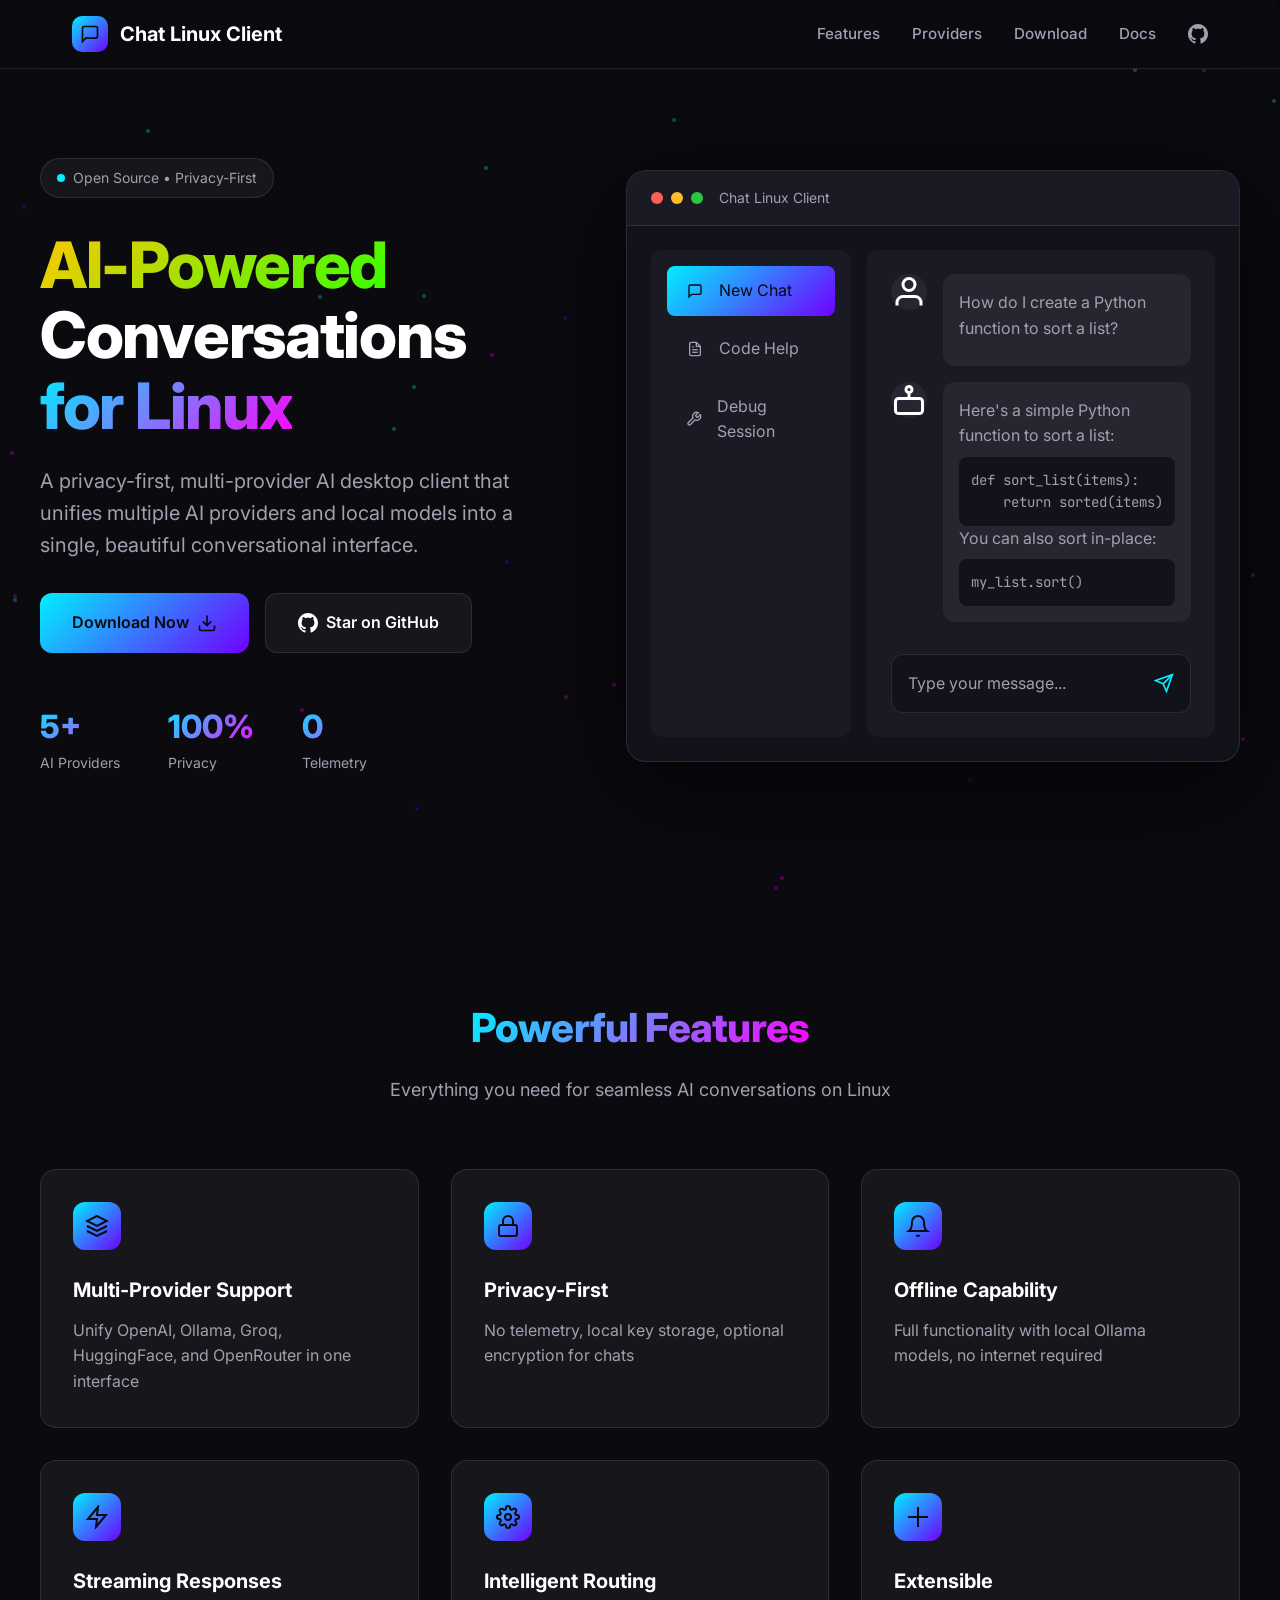
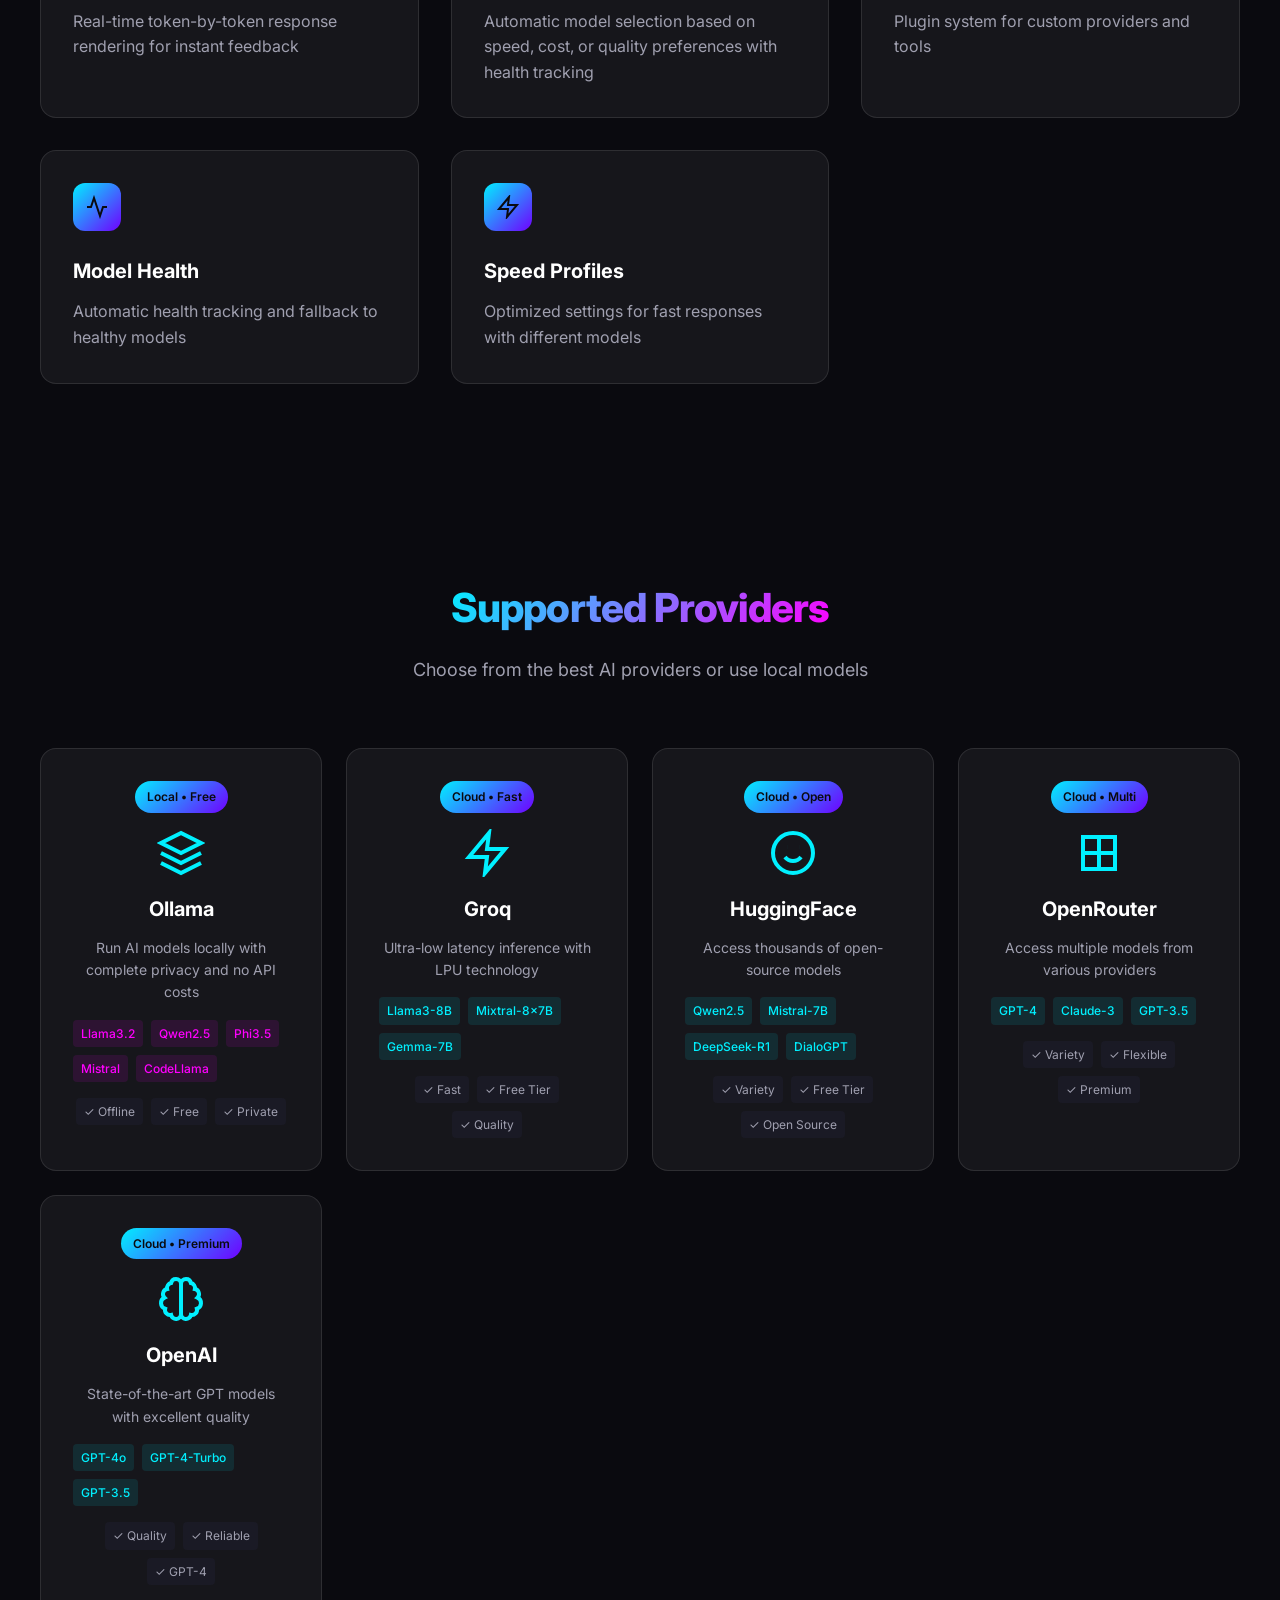
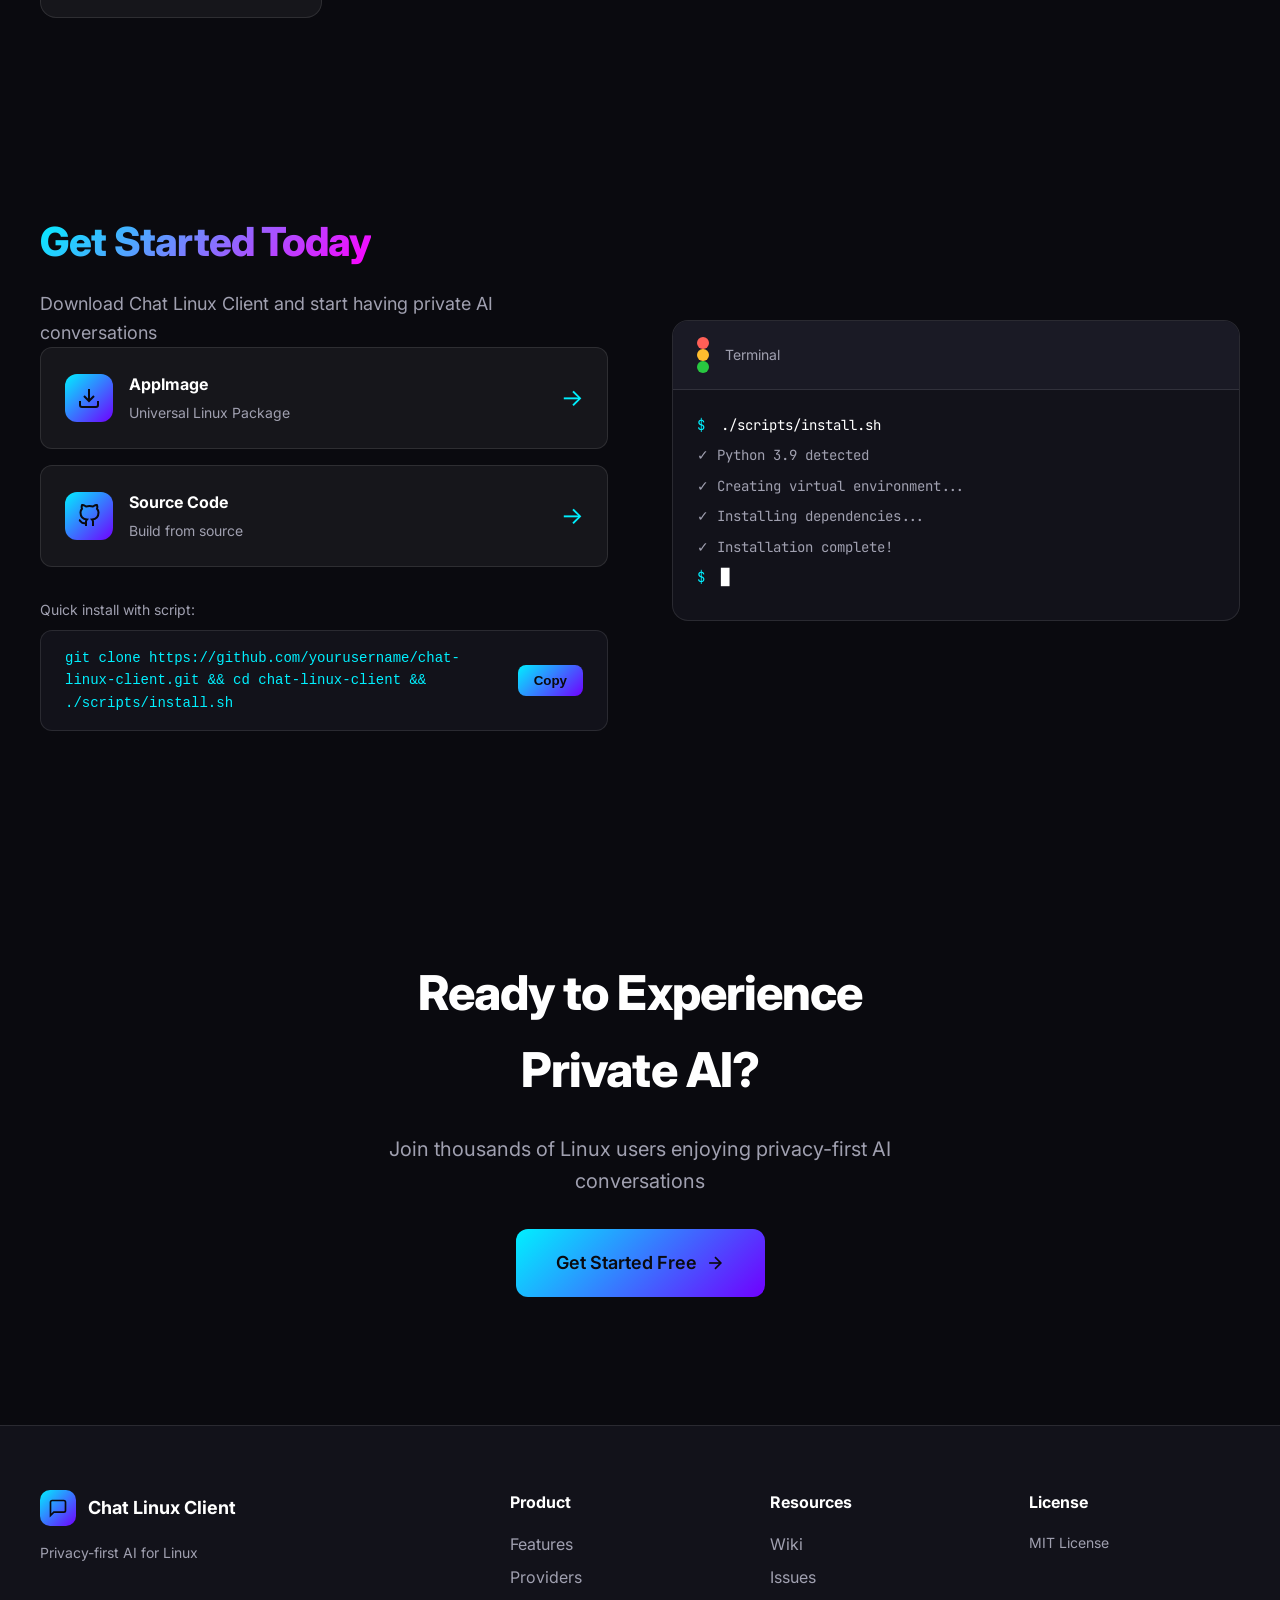
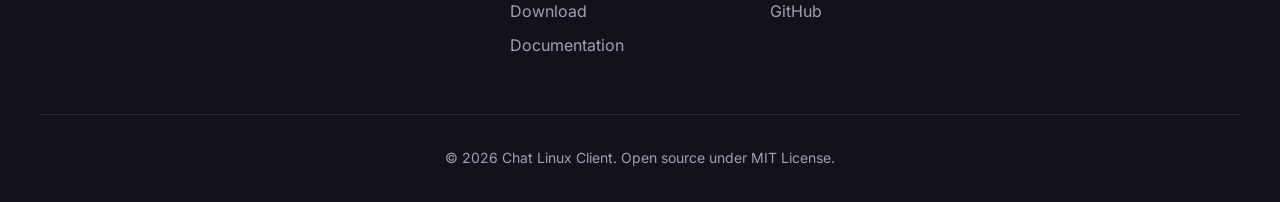
<file: index.html>
<!DOCTYPE html>
<html lang="en">
<head>
    <meta charset="UTF-8">
    <meta name="viewport" content="width=device-width, initial-scale=1.0">
    <title>Chat Linux Client - Privacy-First AI for Linux</title>
    <link rel="stylesheet" href="styles.css">
    <link rel="preconnect" href="https://fonts.googleapis.com">
    <link rel="preconnect" href="https://fonts.gstatic.com" crossorigin>
    <link href="https://fonts.googleapis.com/css2?family=Inter:wght@300;400;500;600;700;800&family=JetBrains+Mono:wght@400;500&display=swap" rel="stylesheet">
</head>
<body>
    <div class="particles" id="particles"></div>
    
    <nav class="navbar">
        <div class="nav-container">
            <div class="logo">
                <div class="logo-icon">
                    <svg viewBox="0 0 24 24" fill="none" stroke="currentColor" stroke-width="2">
                        <path d="M21 15a2 2 0 0 1-2 2H7l-4 4V5a2 2 0 0 1 2-2h14a2 2 0 0 1 2 2z"/>
                    </svg>
                </div>
                <span>Chat Linux Client</span>
            </div>
            <div class="nav-links">
                <a href="#features" class="nav-link">Features</a>
                <a href="#providers" class="nav-link">Providers</a>
                <a href="#download" class="nav-link">Download</a>
                <a href="docs.html" class="nav-link">Docs</a>
                <a href="https://github.com/yourusername/chat-linux-client" class="nav-link github-link">
                    <svg viewBox="0 0 24 24" fill="currentColor">
                        <path d="M12 0c-6.626 0-12 5.373-12 12 0 5.302 3.438 9.8 8.207 11.387.599.111.793-.261.793-.577v-2.234c-3.338.726-4.033-1.416-4.033-1.416-.546-1.387-1.333-1.756-1.333-1.756-1.089-.745.083-.729.083-.729 1.205.084 1.839 1.237 1.839 1.237 1.07 1.834 2.807 1.304 3.492.997.107-.775.418-1.305.762-1.604-2.665-.305-5.467-1.334-5.467-5.931 0-1.311.469-2.381 1.236-3.221-.124-.303-.535-1.524.117-3.176 0 0 1.008-.322 3.301 1.23.957-.266 1.983-.399 3.003-.404 1.02.005 2.047.138 3.006.404 2.291-1.552 3.297-1.23 3.297-1.23.653 1.653.242 2.874.118 3.176.77.84 1.235 1.911 1.235 3.221 0 4.609-2.807 5.624-5.479 5.921.43.372.823 1.102.823 2.222v3.293c0 .319.192.694.801.576 4.765-1.589 8.199-6.086 8.199-11.386 0-6.627-5.373-12-12-12z"/>
                    </svg>
                </a>
            </div>
        </div>
    </nav>

    <section class="hero">
        <div class="hero-container">
            <div class="hero-content">
                <div class="hero-badge">
                    <span class="badge-dot"></span>
                    <span>Open Source • Privacy-First</span>
                </div>
                <h1 class="hero-title">
                    <span class="gradient-text">AI-Powered</span>
                    <br>
                    Conversations
                    <br>
                    <span class="gradient-text">for Linux</span>
                </h1>
                <p class="hero-description">
                    A privacy-first, multi-provider AI desktop client that unifies multiple AI providers and local models into a single, beautiful conversational interface.
                </p>
                <div class="hero-buttons">
                    <a href="#download" class="btn btn-primary">
                        <span>Download Now</span>
                        <svg class="btn-icon" viewBox="0 0 24 24" fill="none" stroke="currentColor" stroke-width="2">
                            <path d="M21 15v4a2 2 0 0 1-2 2H5a2 2 0 0 1-2-2v-4"/>
                            <polyline points="7 10 12 15 17 10"/>
                            <line x1="12" y1="15" x2="12" y2="3"/>
                        </svg>
                    </a>
                    <a href="https://github.com/yourusername/chat-linux-client" class="btn btn-secondary">
                        <svg class="btn-icon" viewBox="0 0 24 24" fill="currentColor">
                            <path d="M12 0c-6.626 0-12 5.373-12 12 0 5.302 3.438 9.8 8.207 11.387.599.111.793-.261.793-.577v-2.234c-3.338.726-4.033-1.416-4.033-1.416-.546-1.387-1.333-1.756-1.333-1.756-1.089-.745.083-.729.083-.729 1.205.084 1.839 1.237 1.839 1.237 1.07 1.834 2.807 1.304 3.492.997.107-.775.418-1.305.762-1.604-2.665-.305-5.467-1.334-5.467-5.931 0-1.311.469-2.381 1.236-3.221-.124-.303-.535-1.524.117-3.176 0 0 1.008-.322 3.301 1.23.957-.266 1.983-.399 3.003-.404 1.02.005 2.047.138 3.006.404 2.291-1.552 3.297-1.23 3.297-1.23.653 1.653.242 2.874.118 3.176.77.84 1.235 1.911 1.235 3.221 0 4.609-2.807 5.624-5.479 5.921.43.372.823 1.102.823 2.222v3.293c0 .319.192.694.801.576 4.765-1.589 8.199-6.086 8.199-11.386 0-6.627-5.373-12-12-12z"/>
                        </svg>
                        <span>Star on GitHub</span>
                    </a>
                </div>
                <div class="hero-stats">
                    <div class="stat">
                        <div class="stat-value">5+</div>
                        <div class="stat-label">AI Providers</div>
                    </div>
                    <div class="stat">
                        <div class="stat-value">100%</div>
                        <div class="stat-label">Privacy</div>
                    </div>
                    <div class="stat">
                        <div class="stat-value">0</div>
                        <div class="stat-label">Telemetry</div>
                    </div>
                </div>
            </div>
            <div class="hero-visual">
                <div class="window-mockup">
                    <div class="window-header">
                        <div class="window-controls">
                            <div class="control control-close"></div>
                            <div class="control control-minimize"></div>
                            <div class="control control-maximize"></div>
                        </div>
                        <div class="window-title">Chat Linux Client</div>
                    </div>
                    <div class="window-body">
                        <div class="chat-interface">
                            <div class="chat-sidebar">
                                <div class="sidebar-item active">
                                    <div class="sidebar-icon">
                                        <svg viewBox="0 0 24 24" fill="none" stroke="currentColor" stroke-width="2">
                                            <path d="M21 15a2 2 0 0 1-2 2H7l-4 4V5a2 2 0 0 1 2-2h14a2 2 0 0 1 2 2z"/>
                                        </svg>
                                    </div>
                                    <div class="sidebar-text">New Chat</div>
                                </div>
                                <div class="sidebar-item">
                                    <div class="sidebar-icon">
                                        <svg viewBox="0 0 24 24" fill="none" stroke="currentColor" stroke-width="2">
                                            <path d="M14 2H6a2 2 0 0 0-2 2v16a2 2 0 0 0 2 2h12a2 2 0 0 0 2-2V8z"/>
                                            <polyline points="14 2 14 8 20 8"/>
                                            <line x1="16" y1="13" x2="8" y2="13"/>
                                            <line x1="16" y1="17" x2="8" y2="17"/>
                                            <polyline points="10 9 9 9 8 9"/>
                                        </svg>
                                    </div>
                                    <div class="sidebar-text">Code Help</div>
                                </div>
                                <div class="sidebar-item">
                                    <div class="sidebar-icon">
                                        <svg viewBox="0 0 24 24" fill="none" stroke="currentColor" stroke-width="2">
                                            <path d="M14.7 6.3a1 1 0 0 0 0 1.4l1.6 1.6a1 1 0 0 0 1.4 0l3.77-3.77a6 6 0 0 1-7.94 7.94l-6.91 6.91a2.12 2.12 0 0 1-3-3l6.91-6.91a6 6 0 0 1 7.94-7.94l-3.76 3.76z"/>
                                        </svg>
                                    </div>
                                    <div class="sidebar-text">Debug Session</div>
                                </div>
                            </div>
                            <div class="chat-main">
                                <div class="chat-messages">
                                    <div class="message message-user">
                                        <div class="message-avatar">
                                            <svg viewBox="0 0 24 24" fill="none" stroke="currentColor" stroke-width="2">
                                                <path d="M20 21v-2a4 4 0 0 0-4-4H8a4 4 0 0 0-4 4v2"/>
                                                <circle cx="12" cy="7" r="4"/>
                                            </svg>
                                        </div>
                                        <div class="message-content">
                                            <p>How do I create a Python function to sort a list?</p>
                                        </div>
                                    </div>
                                    <div class="message message-ai">
                                        <div class="message-avatar">
                                            <svg viewBox="0 0 24 24" fill="none" stroke="currentColor" stroke-width="2">
                                                <rect x="3" y="11" width="18" height="10" rx="2"/>
                                                <circle cx="12" cy="5" r="2"/>
                                                <path d="M12 7v4"/>
                                                <line x1="8" y1="16" x2="8" y2="16"/>
                                                <line x1="16" y1="16" x2="16" y2="16"/>
                                            </svg>
                                        </div>
                                        <div class="message-content">
                                            <p>Here's a simple Python function to sort a list:</p>
                                            <pre><code>def sort_list(items):
    return sorted(items)</code></pre>
                                            <p>You can also sort in-place:</p>
                                            <pre><code>my_list.sort()</code></pre>
                                        </div>
                                    </div>
                                </div>
                                <div class="chat-input">
                                    <div class="input-placeholder">Type your message...</div>
                                    <div class="input-send">
                                        <svg viewBox="0 0 24 24" fill="none" stroke="currentColor" stroke-width="2">
                                            <line x1="22" y1="2" x2="11" y2="13"/>
                                            <polygon points="22 2 15 22 11 13 2 9 22 2"/>
                                        </svg>
                                    </div>
                                </div>
                            </div>
                        </div>
                    </div>
                </div>
            </div>
        </div>
    </section>

    <section class="features" id="features">
        <div class="container">
            <div class="section-header">
                <h2 class="section-title">
                    <span class="gradient-text">Powerful Features</span>
                </h2>
                <p class="section-description">Everything you need for seamless AI conversations on Linux</p>
            </div>
            <div class="features-grid">
                <div class="feature-card">
                    <div class="feature-icon">
                        <svg viewBox="0 0 24 24" fill="none" stroke="currentColor" stroke-width="2">
                            <path d="M12 2L2 7l10 5 10-5-10-5zM2 17l10 5 10-5M2 12l10 5 10-5"/>
                        </svg>
                    </div>
                    <h3 class="feature-title">Multi-Provider Support</h3>
                    <p class="feature-description">Unify OpenAI, Ollama, Groq, HuggingFace, and OpenRouter in one interface</p>
                </div>
                <div class="feature-card">
                    <div class="feature-icon">
                        <svg viewBox="0 0 24 24" fill="none" stroke="currentColor" stroke-width="2">
                            <rect x="3" y="11" width="18" height="11" rx="2" ry="2"/>
                            <path d="M7 11V7a5 5 0 0 1 10 0v4"/>
                        </svg>
                    </div>
                    <h3 class="feature-title">Privacy-First</h3>
                    <p class="feature-description">No telemetry, local key storage, optional encryption for chats</p>
                </div>
                <div class="feature-card">
                    <div class="feature-icon">
                        <svg viewBox="0 0 24 24" fill="none" stroke="currentColor" stroke-width="2">
                            <path d="M18 8A6 6 0 0 0 6 8c0 7-3 9-3 9h18s-3-2-3-9"/>
                            <path d="M13.73 21a2 2 0 0 1-3.46 0"/>
                        </svg>
                    </div>
                    <h3 class="feature-title">Offline Capability</h3>
                    <p class="feature-description">Full functionality with local Ollama models, no internet required</p>
                </div>
                <div class="feature-card">
                    <div class="feature-icon">
                        <svg viewBox="0 0 24 24" fill="none" stroke="currentColor" stroke-width="2">
                            <polygon points="13 2 3 14 12 14 11 22 21 10 12 10 13 2"/>
                        </svg>
                    </div>
                    <h3 class="feature-title">Streaming Responses</h3>
                    <p class="feature-description">Real-time token-by-token response rendering for instant feedback</p>
                </div>
                <div class="feature-card">
                    <div class="feature-icon">
                        <svg viewBox="0 0 24 24" fill="none" stroke="currentColor" stroke-width="2">
                            <circle cx="12" cy="12" r="3"/>
                            <path d="M19.4 15a1.65 1.65 0 0 0 .33 1.82l.06.06a2 2 0 0 1 0 2.83 2 2 0 0 1-2.83 0l-.06-.06a1.65 1.65 0 0 0-1.82-.33 1.65 1.65 0 0 0-1 1.51V21a2 2 0 0 1-2 2 2 2 0 0 1-2-2v-.09A1.65 1.65 0 0 0 9 19.4a1.65 1.65 0 0 0-1.82.33l-.06-.06a2 2 0 0 1-2.83 0 2 2 0 0 1 0-2.83l.06-.06a1.65 1.65 0 0 0 .33-1.82 1.65 1.65 0 0 0-1.51-1H3a2 2 0 0 1-2-2 2 2 0 0 1 2-2h.09A1.65 1.65 0 0 0 4.6 9a1.65 1.65 0 0 0-.33-1.82l-.06-.06a2 2 0 0 1 0-2.83 2 2 0 0 1 2.83 0l.06.06a1.65 1.65 0 0 0 1.82.33H9a1.65 1.65 0 0 0 1-1.51V3a2 2 0 0 1 2-2 2 2 0 0 1 2 2v.09a1.65 1.65 0 0 0 1 1.51 1.65 1.65 0 0 0 1.82-.33l.06-.06a2 2 0 0 1 2.83 0 2 2 0 0 1 0 2.83l-.06.06a1.65 1.65 0 0 0-.33 1.82V9a1.65 1.65 0 0 0 1.51 1H21a2 2 0 0 1 2 2 2 2 0 0 1-2 2h-.09a1.65 1.65 0 0 0-1.51 1z"/>
                        </svg>
                    </div>
                    <h3 class="feature-title">Intelligent Routing</h3>
                    <p class="feature-description">Automatic model selection based on speed, cost, or quality preferences with health tracking</p>
                </div>
                <div class="feature-card">
                    <div class="feature-icon">
                        <svg viewBox="0 0 24 24" fill="none" stroke="currentColor" stroke-width="2">
                            <path d="M12 2v20M2 12h20"/>
                        </svg>
                    </div>
                    <h3 class="feature-title">Extensible</h3>
                    <p class="feature-description">Plugin system for custom providers and tools</p>
                </div>
                <div class="feature-card">
                    <div class="feature-icon">
                        <svg viewBox="0 0 24 24" fill="none" stroke="currentColor" stroke-width="2">
                            <path d="M22 12h-4l-3 9L9 3l-3 9H2"/>
                        </svg>
                    </div>
                    <h3 class="feature-title">Model Health</h3>
                    <p class="feature-description">Automatic health tracking and fallback to healthy models</p>
                </div>
                <div class="feature-card">
                    <div class="feature-icon">
                        <svg viewBox="0 0 24 24" fill="none" stroke="currentColor" stroke-width="2">
                            <path d="M13 2L3 14h9l-1 8 10-12h-9l1-8z"/>
                        </svg>
                    </div>
                    <h3 class="feature-title">Speed Profiles</h3>
                    <p class="feature-description">Optimized settings for fast responses with different models</p>
                </div>
            </div>
        </div>
    </section>

    <section class="providers" id="providers">
        <div class="container">
            <div class="section-header">
                <h2 class="section-title">
                    <span class="gradient-text">Supported Providers</span>
                </h2>
                <p class="section-description">Choose from the best AI providers or use local models</p>
            </div>
            <div class="providers-grid">
                <div class="provider-card provider-local">
                    <div class="provider-badge">Local • Free</div>
                    <div class="provider-icon">
                        <svg viewBox="0 0 24 24" fill="none" stroke="currentColor" stroke-width="2">
                            <path d="M12 2L2 7l10 5 10-5-10-5zM2 17l10 5 10-5M2 12l10 5 10-5"/>
                        </svg>
                    </div>
                    <h3 class="provider-name">Ollama</h3>
                    <p class="provider-description">Run AI models locally with complete privacy and no API costs</p>
                    <div class="provider-models">
                        <span>Llama3.2</span>
                        <span>Qwen2.5</span>
                        <span>Phi3.5</span>
                        <span>Mistral</span>
                        <span>CodeLlama</span>
                    </div>
                    <div class="provider-features">
                        <span>✓ Offline</span>
                        <span>✓ Free</span>
                        <span>✓ Private</span>
                    </div>
                </div>
                <div class="provider-card">
                    <div class="provider-badge">Cloud • Fast</div>
                    <div class="provider-icon">
                        <svg viewBox="0 0 24 24" fill="none" stroke="currentColor" stroke-width="2">
                            <polygon points="13 2 3 14 12 14 11 22 21 10 12 10 13 2"/>
                        </svg>
                    </div>
                    <h3 class="provider-name">Groq</h3>
                    <p class="provider-description">Ultra-low latency inference with LPU technology</p>
                    <div class="provider-models">
                        <span>Llama3-8B</span>
                        <span>Mixtral-8x7B</span>
                        <span>Gemma-7B</span>
                    </div>
                    <div class="provider-features">
                        <span>✓ Fast</span>
                        <span>✓ Free Tier</span>
                        <span>✓ Quality</span>
                    </div>
                </div>
                <div class="provider-card">
                    <div class="provider-badge">Cloud • Open</div>
                    <div class="provider-icon">
                        <svg viewBox="0 0 24 24" fill="none" stroke="currentColor" stroke-width="2">
                            <circle cx="12" cy="12" r="10"/>
                            <path d="M8 14s1.5 2 4 2 4-2 4-2"/>
                            <line x1="9" y1="9" x2="9.01" y2="9"/>
                            <line x1="15" y1="9" x2="15.01" y2="9"/>
                        </svg>
                    </div>
                    <h3 class="provider-name">HuggingFace</h3>
                    <p class="provider-description">Access thousands of open-source models</p>
                    <div class="provider-models">
                        <span>Qwen2.5</span>
                        <span>Mistral-7B</span>
                        <span>DeepSeek-R1</span>
                        <span>DialoGPT</span>
                    </div>
                    <div class="provider-features">
                        <span>✓ Variety</span>
                        <span>✓ Free Tier</span>
                        <span>✓ Open Source</span>
                    </div>
                </div>
                <div class="provider-card">
                    <div class="provider-badge">Cloud • Multi</div>
                    <div class="provider-icon">
                        <svg viewBox="0 0 24 24" fill="none" stroke="currentColor" stroke-width="2">
                            <path d="M4 4h16v16H4z"/>
                            <path d="M4 12h16"/>
                            <path d="M12 4v16"/>
                        </svg>
                    </div>
                    <h3 class="provider-name">OpenRouter</h3>
                    <p class="provider-description">Access multiple models from various providers</p>
                    <div class="provider-models">
                        <span>GPT-4</span>
                        <span>Claude-3</span>
                        <span>GPT-3.5</span>
                    </div>
                    <div class="provider-features">
                        <span>✓ Variety</span>
                        <span>✓ Flexible</span>
                        <span>✓ Premium</span>
                    </div>
                </div>
                <div class="provider-card">
                    <div class="provider-badge">Cloud • Premium</div>
                    <div class="provider-icon">
                        <svg viewBox="0 0 24 24" fill="none" stroke="currentColor" stroke-width="2">
                            <path d="M9.5 2A2.5 2.5 0 0 1 12 4.5v15a2.5 2.5 0 0 1-4.96.44 2.5 2.5 0 0 1-2.96-3.08 3 3 0 0 1-.34-5.58 2.5 2.5 0 0 1 1.32-4.24 2.5 2.5 0 0 1 1.98-3A2.5 2.5 0 0 1 9.5 2Z"/>
                            <path d="M14.5 2A2.5 2.5 0 0 0 12 4.5v15a2.5 2.5 0 0 0 4.96.44 2.5 2.5 0 0 0 2.96-3.08 3 3 0 0 0 .34-5.58 2.5 2.5 0 0 0-1.32-4.24 2.5 2.5 0 0 0-1.98-3A2.5 2.5 0 0 0 14.5 2Z"/>
                        </svg>
                    </div>
                    <h3 class="provider-name">OpenAI</h3>
                    <p class="provider-description">State-of-the-art GPT models with excellent quality</p>
                    <div class="provider-models">
                        <span>GPT-4o</span>
                        <span>GPT-4-Turbo</span>
                        <span>GPT-3.5</span>
                    </div>
                    <div class="provider-features">
                        <span>✓ Quality</span>
                        <span>✓ Reliable</span>
                        <span>✓ GPT-4</span>
                    </div>
                </div>
            </div>
        </div>
    </section>

    <section class="download" id="download">
        <div class="container">
            <div class="download-content">
                <div class="download-text">
                    <h2 class="section-title">
                        <span class="gradient-text">Get Started Today</span>
                    </h2>
                    <p class="section-description">Download Chat Linux Client and start having private AI conversations</p>
                    <div class="download-options">
                        <a href="#" class="download-option">
                            <div class="download-icon">
                                <svg viewBox="0 0 24 24" fill="none" stroke="currentColor" stroke-width="2">
                                    <path d="M21 15v4a2 2 0 0 1-2 2H5a2 2 0 0 1-2-2v-4"/>
                                    <polyline points="7 10 12 15 17 10"/>
                                    <line x1="12" y1="15" x2="12" y2="3"/>
                                </svg>
                            </div>
                            <div class="download-info">
                                <div class="download-title">AppImage</div>
                                <div class="download-subtitle">Universal Linux Package</div>
                            </div>
                            <div class="download-arrow">→</div>
                        </a>
                        <a href="#" class="download-option">
                            <div class="download-icon">
                                <svg viewBox="0 0 24 24" fill="none" stroke="currentColor" stroke-width="2">
                                    <path d="M9 19c-5 1.5-5-2.5-7-3m14 6v-3.87a3.37 3.37 0 0 0-.94-2.61c3.14-.35 6.44-1.54 6.44-7A5.44 5.44 0 0 0 20 4.77 5.07 5.07 0 0 0 19.91 1S18.73.65 16 2.48a13.38 13.38 0 0 0-7 0C6.27.65 5.09 1 5.09 1A5.07 5.07 0 0 0 5 4.77a5.44 5.44 0 0 0-1.5 3.78c0 5.42 3.3 6.61 6.44 7A3.37 3.37 0 0 0 9 18.13V22"/>
                                </svg>
                            </div>
                            <div class="download-info">
                                <div class="download-title">Source Code</div>
                                <div class="download-subtitle">Build from source</div>
                            </div>
                            <div class="download-arrow">→</div>
                        </a>
                    </div>
                    <div class="install-command">
                        <div class="command-label">Quick install with script:</div>
                        <div class="command-box">
                            <code>git clone https://github.com/yourusername/chat-linux-client.git && cd chat-linux-client && ./scripts/install.sh</code>
                            <button class="copy-btn" onclick="copyCommand(this)">Copy</button>
                        </div>
                    </div>
                </div>
                <div class="download-visual">
                    <div class="terminal-mockup">
                        <div class="terminal-header">
                            <div class="terminal-controls">
                                <div class="control control-close"></div>
                                <div class="control control-minimize"></div>
                                <div class="control control-maximize"></div>
                            </div>
                            <div class="terminal-title">Terminal</div>
                        </div>
                        <div class="terminal-body">
                            <div class="terminal-line">
                                <span class="terminal-prompt">$</span>
                                <span class="terminal-command">./scripts/install.sh</span>
                            </div>
                            <div class="terminal-line">
                                <span class="terminal-output">✓ Python 3.9 detected</span>
                            </div>
                            <div class="terminal-line">
                                <span class="terminal-output">✓ Creating virtual environment...</span>
                            </div>
                            <div class="terminal-line">
                                <span class="terminal-output">✓ Installing dependencies...</span>
                            </div>
                            <div class="terminal-line">
                                <span class="terminal-output">✓ Installation complete!</span>
                            </div>
                            <div class="terminal-line">
                                <span class="terminal-prompt">$</span>
                                <span class="terminal-cursor">█</span>
                            </div>
                        </div>
                    </div>
                </div>
            </div>
        </div>
    </section>

    <section class="cta">
        <div class="container">
            <div class="cta-content">
                <h2 class="cta-title">Ready to Experience Private AI?</h2>
                <p class="cta-description">Join thousands of Linux users enjoying privacy-first AI conversations</p>
                <a href="https://github.com/yourusername/chat-linux-client" class="btn btn-primary btn-large">
                    <span>Get Started Free</span>
                    <svg class="btn-icon" viewBox="0 0 24 24" fill="none" stroke="currentColor" stroke-width="2">
                        <line x1="5" y1="12" x2="19" y2="12"/>
                        <polyline points="12 5 19 12 12 19"/>
                    </svg>
                </a>
            </div>
        </div>
    </section>

    <footer class="footer">
        <div class="container">
            <div class="footer-content">
                <div class="footer-section">
                    <div class="footer-logo">
                        <div class="logo-icon">
                            <svg viewBox="0 0 24 24" fill="none" stroke="currentColor" stroke-width="2">
                                <path d="M21 15a2 2 0 0 1-2 2H7l-4 4V5a2 2 0 0 1 2-2h14a2 2 0 0 1 2 2z"/>
                            </svg>
                        </div>
                        <span>Chat Linux Client</span>
                    </div>
                    <p class="footer-description">Privacy-first AI for Linux</p>
                </div>
                <div class="footer-section">
                    <h4 class="footer-title">Product</h4>
                    <a href="#features" class="footer-link">Features</a>
                    <a href="#providers" class="footer-link">Providers</a>
                    <a href="#download" class="footer-link">Download</a>
                    <a href="docs.html" class="footer-link">Documentation</a>
                </div>
                <div class="footer-section">
                    <h4 class="footer-title">Resources</h4>
                    <a href="https://github.com/yourusername/chat-linux-client/wiki" class="footer-link">Wiki</a>
                    <a href="https://github.com/yourusername/chat-linux-client/issues" class="footer-link">Issues</a>
                    <a href="https://github.com/yourusername/chat-linux-client" class="footer-link">GitHub</a>
                </div>
                <div class="footer-section">
                    <h4 class="footer-title">License</h4>
                    <p class="footer-license">MIT License</p>
                </div>
            </div>
            <div class="footer-bottom">
                <p>&copy; 2026 Chat Linux Client. Open source under MIT License.</p>
            </div>
        </div>
    </footer>

    <script src="script.js"></script>
</body>
</html>
</file>
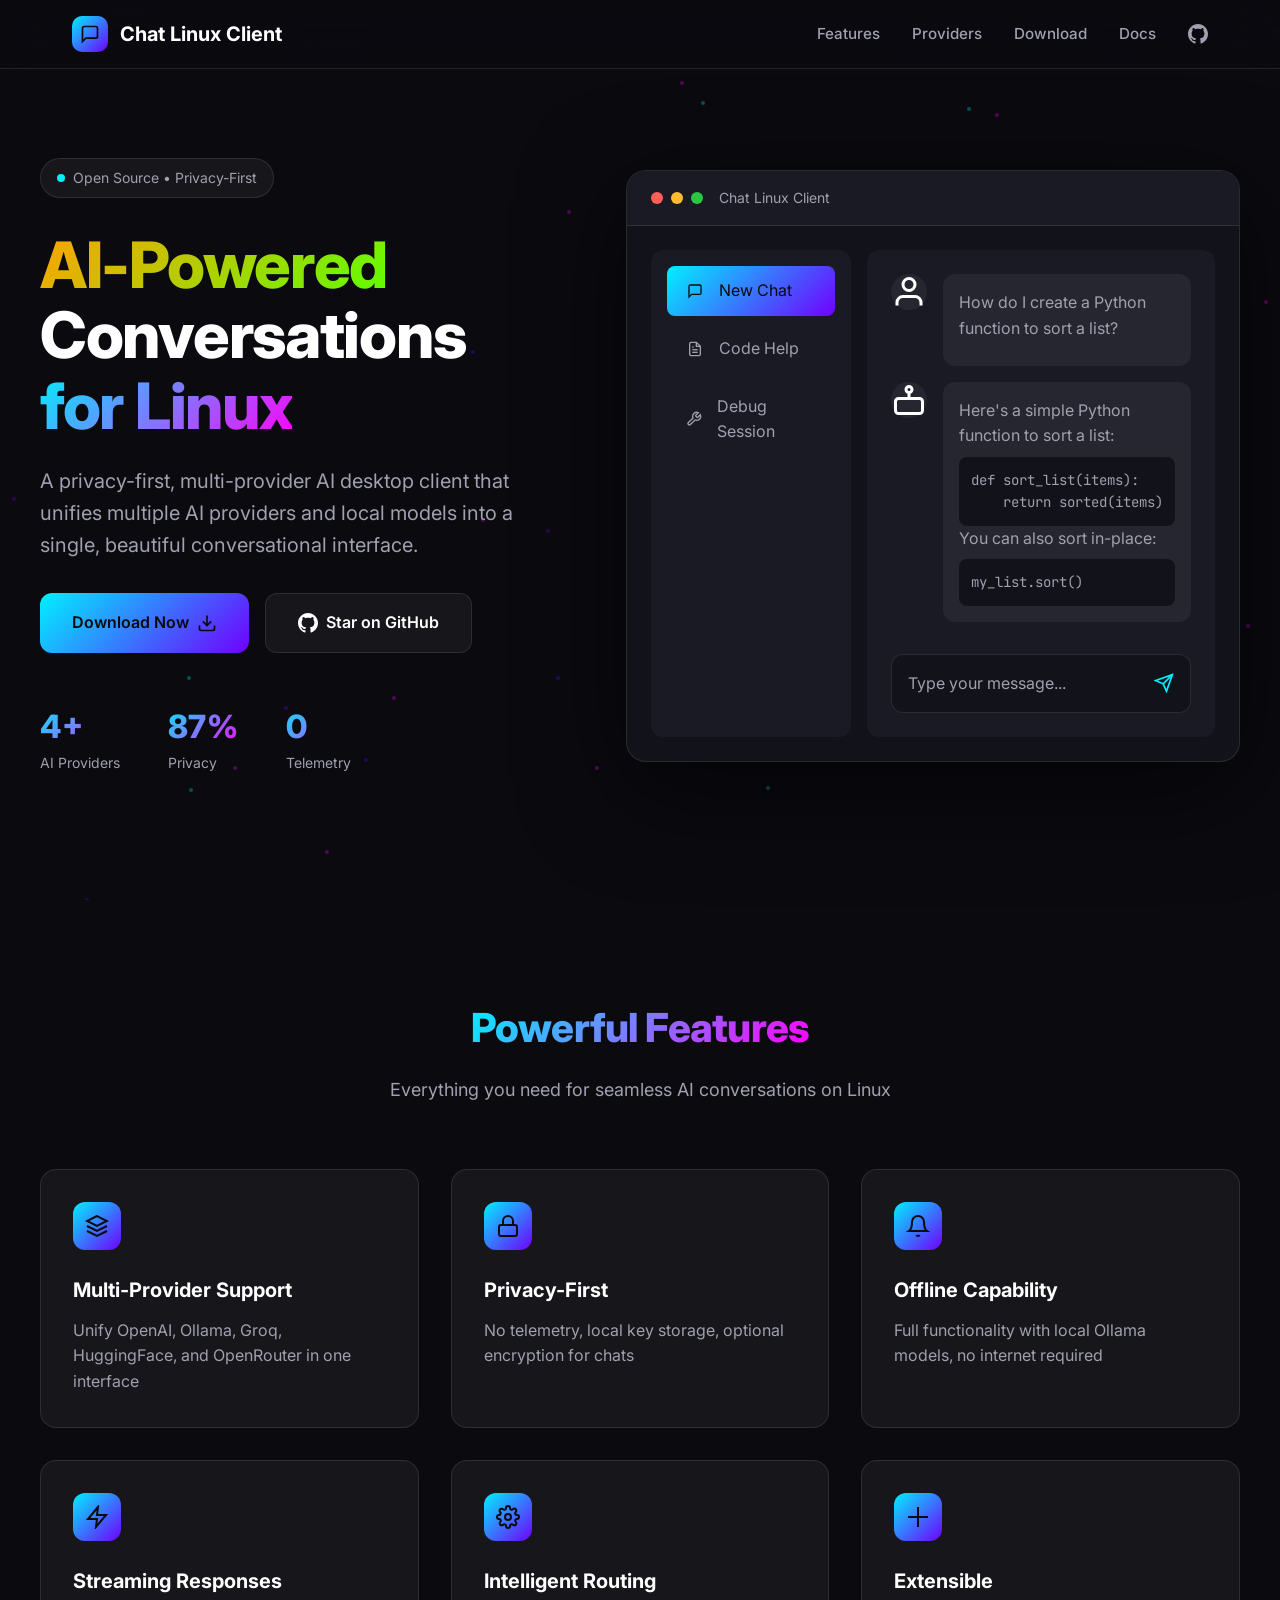
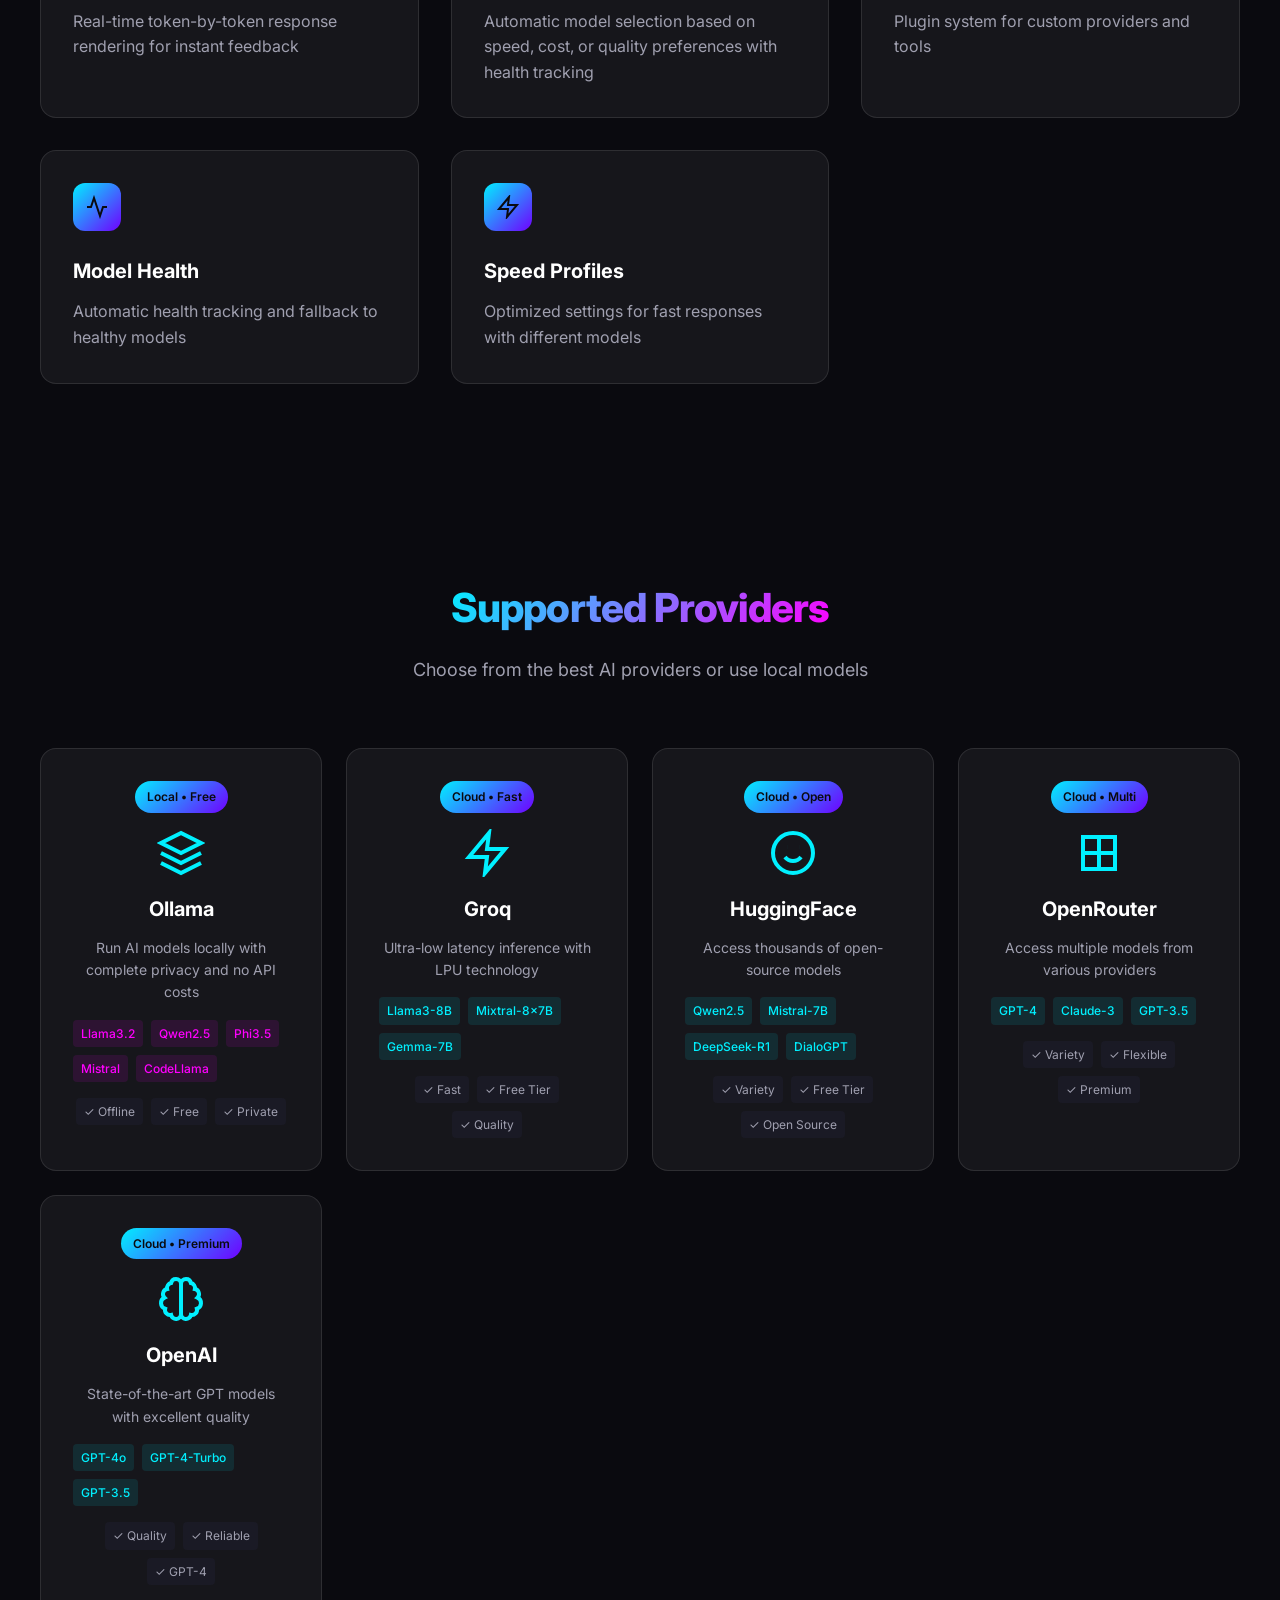
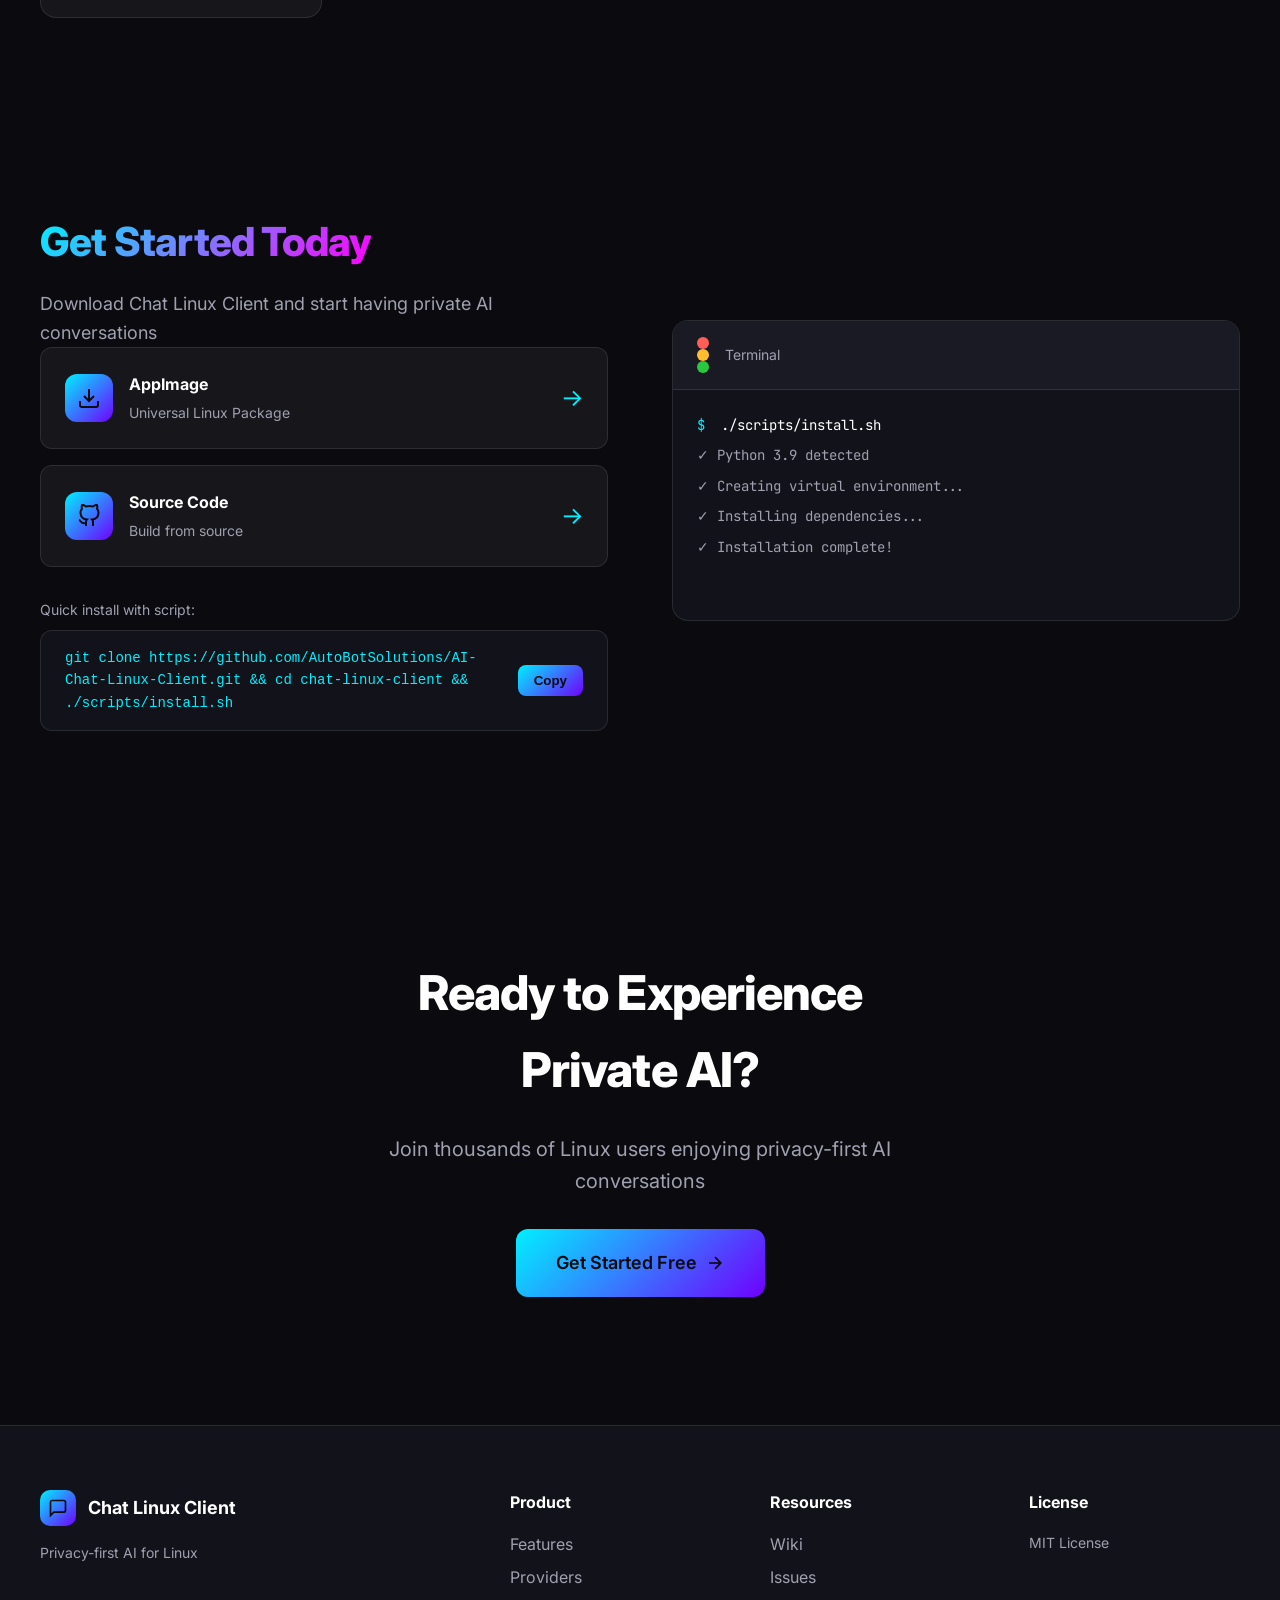
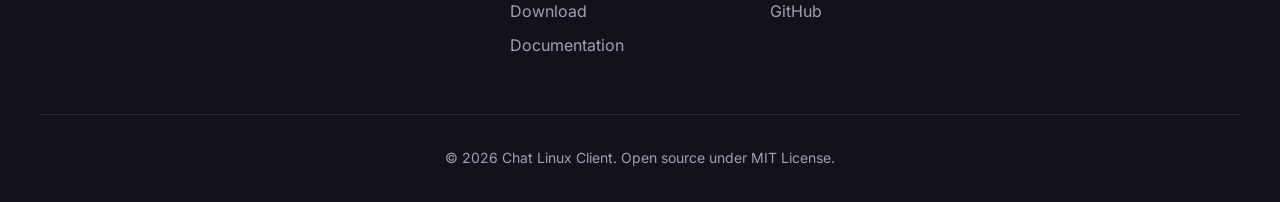
<file: pages/index.html>
<!DOCTYPE html>
<html lang="en">
<head>
    <meta charset="UTF-8">
    <meta name="viewport" content="width=device-width, initial-scale=1.0">
    <title>Chat Linux Client - Privacy-First AI for Linux</title>
    <link rel="stylesheet" href="styles.css">
    <link rel="preconnect" href="https://fonts.googleapis.com">
    <link rel="preconnect" href="https://fonts.gstatic.com" crossorigin>
    <link href="https://fonts.googleapis.com/css2?family=Inter:wght@300;400;500;600;700;800&family=JetBrains+Mono:wght@400;500&display=swap" rel="stylesheet">
</head>
<body>
    <div class="particles" id="particles"></div>
    
    <nav class="navbar">
        <div class="nav-container">
            <div class="logo">
                <div class="logo-icon">
                    <svg viewBox="0 0 24 24" fill="none" stroke="currentColor" stroke-width="2">
                        <path d="M21 15a2 2 0 0 1-2 2H7l-4 4V5a2 2 0 0 1 2-2h14a2 2 0 0 1 2 2z"/>
                    </svg>
                </div>
                <span>Chat Linux Client</span>
            </div>
            <div class="nav-links">
                <a href="#features" class="nav-link">Features</a>
                <a href="#providers" class="nav-link">Providers</a>
                <a href="#download" class="nav-link">Download</a>
                <a href="docs.html" class="nav-link">Docs</a>
                <a href="https://github.com/AutoBotSolutions/AI-Chat-Linux-Client" class="nav-link github-link">
                    <svg viewBox="0 0 24 24" fill="currentColor">
                        <path d="M12 0c-6.626 0-12 5.373-12 12 0 5.302 3.438 9.8 8.207 11.387.599.111.793-.261.793-.577v-2.234c-3.338.726-4.033-1.416-4.033-1.416-.546-1.387-1.333-1.756-1.333-1.756-1.089-.745.083-.729.083-.729 1.205.084 1.839 1.237 1.839 1.237 1.07 1.834 2.807 1.304 3.492.997.107-.775.418-1.305.762-1.604-2.665-.305-5.467-1.334-5.467-5.931 0-1.311.469-2.381 1.236-3.221-.124-.303-.535-1.524.117-3.176 0 0 1.008-.322 3.301 1.23.957-.266 1.983-.399 3.003-.404 1.02.005 2.047.138 3.006.404 2.291-1.552 3.297-1.23 3.297-1.23.653 1.653.242 2.874.118 3.176.77.84 1.235 1.911 1.235 3.221 0 4.609-2.807 5.624-5.479 5.921.43.372.823 1.102.823 2.222v3.293c0 .319.192.694.801.576 4.765-1.589 8.199-6.086 8.199-11.386 0-6.627-5.373-12-12-12z"/>
                    </svg>
                </a>
            </div>
        </div>
    </nav>

    <section class="hero">
        <div class="hero-container">
            <div class="hero-content">
                <div class="hero-badge">
                    <span class="badge-dot"></span>
                    <span>Open Source • Privacy-First</span>
                </div>
                <h1 class="hero-title">
                    <span class="gradient-text">AI-Powered</span>
                    <br>
                    Conversations
                    <br>
                    <span class="gradient-text">for Linux</span>
                </h1>
                <p class="hero-description">
                    A privacy-first, multi-provider AI desktop client that unifies multiple AI providers and local models into a single, beautiful conversational interface.
                </p>
                <div class="hero-buttons">
                    <a href="#download" class="btn btn-primary">
                        <span>Download Now</span>
                        <svg class="btn-icon" viewBox="0 0 24 24" fill="none" stroke="currentColor" stroke-width="2">
                            <path d="M21 15v4a2 2 0 0 1-2 2H5a2 2 0 0 1-2-2v-4"/>
                            <polyline points="7 10 12 15 17 10"/>
                            <line x1="12" y1="15" x2="12" y2="3"/>
                        </svg>
                    </a>
                    <a href="https://github.com/AutoBotSolutions/AI-Chat-Linux-Client" class="btn btn-secondary">
                        <svg class="btn-icon" viewBox="0 0 24 24" fill="currentColor">
                            <path d="M12 0c-6.626 0-12 5.373-12 12 0 5.302 3.438 9.8 8.207 11.387.599.111.793-.261.793-.577v-2.234c-3.338.726-4.033-1.416-4.033-1.416-.546-1.387-1.333-1.756-1.333-1.756-1.089-.745.083-.729.083-.729 1.205.084 1.839 1.237 1.839 1.237 1.07 1.834 2.807 1.304 3.492.997.107-.775.418-1.305.762-1.604-2.665-.305-5.467-1.334-5.467-5.931 0-1.311.469-2.381 1.236-3.221-.124-.303-.535-1.524.117-3.176 0 0 1.008-.322 3.301 1.23.957-.266 1.983-.399 3.003-.404 1.02.005 2.047.138 3.006.404 2.291-1.552 3.297-1.23 3.297-1.23.653 1.653.242 2.874.118 3.176.77.84 1.235 1.911 1.235 3.221 0 4.609-2.807 5.624-5.479 5.921.43.372.823 1.102.823 2.222v3.293c0 .319.192.694.801.576 4.765-1.589 8.199-6.086 8.199-11.386 0-6.627-5.373-12-12-12z"/>
                        </svg>
                        <span>Star on GitHub</span>
                    </a>
                </div>
                <div class="hero-stats">
                    <div class="stat">
                        <div class="stat-value">5+</div>
                        <div class="stat-label">AI Providers</div>
                    </div>
                    <div class="stat">
                        <div class="stat-value">100%</div>
                        <div class="stat-label">Privacy</div>
                    </div>
                    <div class="stat">
                        <div class="stat-value">0</div>
                        <div class="stat-label">Telemetry</div>
                    </div>
                </div>
            </div>
            <div class="hero-visual">
                <div class="window-mockup">
                    <div class="window-header">
                        <div class="window-controls">
                            <div class="control control-close"></div>
                            <div class="control control-minimize"></div>
                            <div class="control control-maximize"></div>
                        </div>
                        <div class="window-title">Chat Linux Client</div>
                    </div>
                    <div class="window-body">
                        <div class="chat-interface">
                            <div class="chat-sidebar">
                                <div class="sidebar-item active">
                                    <div class="sidebar-icon">
                                        <svg viewBox="0 0 24 24" fill="none" stroke="currentColor" stroke-width="2">
                                            <path d="M21 15a2 2 0 0 1-2 2H7l-4 4V5a2 2 0 0 1 2-2h14a2 2 0 0 1 2 2z"/>
                                        </svg>
                                    </div>
                                    <div class="sidebar-text">New Chat</div>
                                </div>
                                <div class="sidebar-item">
                                    <div class="sidebar-icon">
                                        <svg viewBox="0 0 24 24" fill="none" stroke="currentColor" stroke-width="2">
                                            <path d="M14 2H6a2 2 0 0 0-2 2v16a2 2 0 0 0 2 2h12a2 2 0 0 0 2-2V8z"/>
                                            <polyline points="14 2 14 8 20 8"/>
                                            <line x1="16" y1="13" x2="8" y2="13"/>
                                            <line x1="16" y1="17" x2="8" y2="17"/>
                                            <polyline points="10 9 9 9 8 9"/>
                                        </svg>
                                    </div>
                                    <div class="sidebar-text">Code Help</div>
                                </div>
                                <div class="sidebar-item">
                                    <div class="sidebar-icon">
                                        <svg viewBox="0 0 24 24" fill="none" stroke="currentColor" stroke-width="2">
                                            <path d="M14.7 6.3a1 1 0 0 0 0 1.4l1.6 1.6a1 1 0 0 0 1.4 0l3.77-3.77a6 6 0 0 1-7.94 7.94l-6.91 6.91a2.12 2.12 0 0 1-3-3l6.91-6.91a6 6 0 0 1 7.94-7.94l-3.76 3.76z"/>
                                        </svg>
                                    </div>
                                    <div class="sidebar-text">Debug Session</div>
                                </div>
                            </div>
                            <div class="chat-main">
                                <div class="chat-messages">
                                    <div class="message message-user">
                                        <div class="message-avatar">
                                            <svg viewBox="0 0 24 24" fill="none" stroke="currentColor" stroke-width="2">
                                                <path d="M20 21v-2a4 4 0 0 0-4-4H8a4 4 0 0 0-4 4v2"/>
                                                <circle cx="12" cy="7" r="4"/>
                                            </svg>
                                        </div>
                                        <div class="message-content">
                                            <p>How do I create a Python function to sort a list?</p>
                                        </div>
                                    </div>
                                    <div class="message message-ai">
                                        <div class="message-avatar">
                                            <svg viewBox="0 0 24 24" fill="none" stroke="currentColor" stroke-width="2">
                                                <rect x="3" y="11" width="18" height="10" rx="2"/>
                                                <circle cx="12" cy="5" r="2"/>
                                                <path d="M12 7v4"/>
                                                <line x1="8" y1="16" x2="8" y2="16"/>
                                                <line x1="16" y1="16" x2="16" y2="16"/>
                                            </svg>
                                        </div>
                                        <div class="message-content">
                                            <p>Here's a simple Python function to sort a list:</p>
                                            <pre><code>def sort_list(items):
    return sorted(items)</code></pre>
                                            <p>You can also sort in-place:</p>
                                            <pre><code>my_list.sort()</code></pre>
                                        </div>
                                    </div>
                                </div>
                                <div class="chat-input">
                                    <div class="input-placeholder">Type your message...</div>
                                    <div class="input-send">
                                        <svg viewBox="0 0 24 24" fill="none" stroke="currentColor" stroke-width="2">
                                            <line x1="22" y1="2" x2="11" y2="13"/>
                                            <polygon points="22 2 15 22 11 13 2 9 22 2"/>
                                        </svg>
                                    </div>
                                </div>
                            </div>
                        </div>
                    </div>
                </div>
            </div>
        </div>
    </section>

    <section class="features" id="features">
        <div class="container">
            <div class="section-header">
                <h2 class="section-title">
                    <span class="gradient-text">Powerful Features</span>
                </h2>
                <p class="section-description">Everything you need for seamless AI conversations on Linux</p>
            </div>
            <div class="features-grid">
                <div class="feature-card">
                    <div class="feature-icon">
                        <svg viewBox="0 0 24 24" fill="none" stroke="currentColor" stroke-width="2">
                            <path d="M12 2L2 7l10 5 10-5-10-5zM2 17l10 5 10-5M2 12l10 5 10-5"/>
                        </svg>
                    </div>
                    <h3 class="feature-title">Multi-Provider Support</h3>
                    <p class="feature-description">Unify OpenAI, Ollama, Groq, HuggingFace, and OpenRouter in one interface</p>
                </div>
                <div class="feature-card">
                    <div class="feature-icon">
                        <svg viewBox="0 0 24 24" fill="none" stroke="currentColor" stroke-width="2">
                            <rect x="3" y="11" width="18" height="11" rx="2" ry="2"/>
                            <path d="M7 11V7a5 5 0 0 1 10 0v4"/>
                        </svg>
                    </div>
                    <h3 class="feature-title">Privacy-First</h3>
                    <p class="feature-description">No telemetry, local key storage, optional encryption for chats</p>
                </div>
                <div class="feature-card">
                    <div class="feature-icon">
                        <svg viewBox="0 0 24 24" fill="none" stroke="currentColor" stroke-width="2">
                            <path d="M18 8A6 6 0 0 0 6 8c0 7-3 9-3 9h18s-3-2-3-9"/>
                            <path d="M13.73 21a2 2 0 0 1-3.46 0"/>
                        </svg>
                    </div>
                    <h3 class="feature-title">Offline Capability</h3>
                    <p class="feature-description">Full functionality with local Ollama models, no internet required</p>
                </div>
                <div class="feature-card">
                    <div class="feature-icon">
                        <svg viewBox="0 0 24 24" fill="none" stroke="currentColor" stroke-width="2">
                            <polygon points="13 2 3 14 12 14 11 22 21 10 12 10 13 2"/>
                        </svg>
                    </div>
                    <h3 class="feature-title">Streaming Responses</h3>
                    <p class="feature-description">Real-time token-by-token response rendering for instant feedback</p>
                </div>
                <div class="feature-card">
                    <div class="feature-icon">
                        <svg viewBox="0 0 24 24" fill="none" stroke="currentColor" stroke-width="2">
                            <circle cx="12" cy="12" r="3"/>
                            <path d="M19.4 15a1.65 1.65 0 0 0 .33 1.82l.06.06a2 2 0 0 1 0 2.83 2 2 0 0 1-2.83 0l-.06-.06a1.65 1.65 0 0 0-1.82-.33 1.65 1.65 0 0 0-1 1.51V21a2 2 0 0 1-2 2 2 2 0 0 1-2-2v-.09A1.65 1.65 0 0 0 9 19.4a1.65 1.65 0 0 0-1.82.33l-.06-.06a2 2 0 0 1-2.83 0 2 2 0 0 1 0-2.83l.06-.06a1.65 1.65 0 0 0 .33-1.82 1.65 1.65 0 0 0-1.51-1H3a2 2 0 0 1-2-2 2 2 0 0 1 2-2h.09A1.65 1.65 0 0 0 4.6 9a1.65 1.65 0 0 0-.33-1.82l-.06-.06a2 2 0 0 1 0-2.83 2 2 0 0 1 2.83 0l.06.06a1.65 1.65 0 0 0 1.82.33H9a1.65 1.65 0 0 0 1-1.51V3a2 2 0 0 1 2-2 2 2 0 0 1 2 2v.09a1.65 1.65 0 0 0 1 1.51 1.65 1.65 0 0 0 1.82-.33l.06-.06a2 2 0 0 1 2.83 0 2 2 0 0 1 0 2.83l-.06.06a1.65 1.65 0 0 0-.33 1.82V9a1.65 1.65 0 0 0 1.51 1H21a2 2 0 0 1 2 2 2 2 0 0 1-2 2h-.09a1.65 1.65 0 0 0-1.51 1z"/>
                        </svg>
                    </div>
                    <h3 class="feature-title">Intelligent Routing</h3>
                    <p class="feature-description">Automatic model selection based on speed, cost, or quality preferences with health tracking</p>
                </div>
                <div class="feature-card">
                    <div class="feature-icon">
                        <svg viewBox="0 0 24 24" fill="none" stroke="currentColor" stroke-width="2">
                            <path d="M12 2v20M2 12h20"/>
                        </svg>
                    </div>
                    <h3 class="feature-title">Extensible</h3>
                    <p class="feature-description">Plugin system for custom providers and tools</p>
                </div>
                <div class="feature-card">
                    <div class="feature-icon">
                        <svg viewBox="0 0 24 24" fill="none" stroke="currentColor" stroke-width="2">
                            <path d="M22 12h-4l-3 9L9 3l-3 9H2"/>
                        </svg>
                    </div>
                    <h3 class="feature-title">Model Health</h3>
                    <p class="feature-description">Automatic health tracking and fallback to healthy models</p>
                </div>
                <div class="feature-card">
                    <div class="feature-icon">
                        <svg viewBox="0 0 24 24" fill="none" stroke="currentColor" stroke-width="2">
                            <path d="M13 2L3 14h9l-1 8 10-12h-9l1-8z"/>
                        </svg>
                    </div>
                    <h3 class="feature-title">Speed Profiles</h3>
                    <p class="feature-description">Optimized settings for fast responses with different models</p>
                </div>
            </div>
        </div>
    </section>

    <section class="providers" id="providers">
        <div class="container">
            <div class="section-header">
                <h2 class="section-title">
                    <span class="gradient-text">Supported Providers</span>
                </h2>
                <p class="section-description">Choose from the best AI providers or use local models</p>
            </div>
            <div class="providers-grid">
                <div class="provider-card provider-local">
                    <div class="provider-badge">Local • Free</div>
                    <div class="provider-icon">
                        <svg viewBox="0 0 24 24" fill="none" stroke="currentColor" stroke-width="2">
                            <path d="M12 2L2 7l10 5 10-5-10-5zM2 17l10 5 10-5M2 12l10 5 10-5"/>
                        </svg>
                    </div>
                    <h3 class="provider-name">Ollama</h3>
                    <p class="provider-description">Run AI models locally with complete privacy and no API costs</p>
                    <div class="provider-models">
                        <span>Llama3.2</span>
                        <span>Qwen2.5</span>
                        <span>Phi3.5</span>
                        <span>Mistral</span>
                        <span>CodeLlama</span>
                    </div>
                    <div class="provider-features">
                        <span>✓ Offline</span>
                        <span>✓ Free</span>
                        <span>✓ Private</span>
                    </div>
                </div>
                <div class="provider-card">
                    <div class="provider-badge">Cloud • Fast</div>
                    <div class="provider-icon">
                        <svg viewBox="0 0 24 24" fill="none" stroke="currentColor" stroke-width="2">
                            <polygon points="13 2 3 14 12 14 11 22 21 10 12 10 13 2"/>
                        </svg>
                    </div>
                    <h3 class="provider-name">Groq</h3>
                    <p class="provider-description">Ultra-low latency inference with LPU technology</p>
                    <div class="provider-models">
                        <span>Llama3-8B</span>
                        <span>Mixtral-8x7B</span>
                        <span>Gemma-7B</span>
                    </div>
                    <div class="provider-features">
                        <span>✓ Fast</span>
                        <span>✓ Free Tier</span>
                        <span>✓ Quality</span>
                    </div>
                </div>
                <div class="provider-card">
                    <div class="provider-badge">Cloud • Open</div>
                    <div class="provider-icon">
                        <svg viewBox="0 0 24 24" fill="none" stroke="currentColor" stroke-width="2">
                            <circle cx="12" cy="12" r="10"/>
                            <path d="M8 14s1.5 2 4 2 4-2 4-2"/>
                            <line x1="9" y1="9" x2="9.01" y2="9"/>
                            <line x1="15" y1="9" x2="15.01" y2="9"/>
                        </svg>
                    </div>
                    <h3 class="provider-name">HuggingFace</h3>
                    <p class="provider-description">Access thousands of open-source models</p>
                    <div class="provider-models">
                        <span>Qwen2.5</span>
                        <span>Mistral-7B</span>
                        <span>DeepSeek-R1</span>
                        <span>DialoGPT</span>
                    </div>
                    <div class="provider-features">
                        <span>✓ Variety</span>
                        <span>✓ Free Tier</span>
                        <span>✓ Open Source</span>
                    </div>
                </div>
                <div class="provider-card">
                    <div class="provider-badge">Cloud • Multi</div>
                    <div class="provider-icon">
                        <svg viewBox="0 0 24 24" fill="none" stroke="currentColor" stroke-width="2">
                            <path d="M4 4h16v16H4z"/>
                            <path d="M4 12h16"/>
                            <path d="M12 4v16"/>
                        </svg>
                    </div>
                    <h3 class="provider-name">OpenRouter</h3>
                    <p class="provider-description">Access multiple models from various providers</p>
                    <div class="provider-models">
                        <span>GPT-4</span>
                        <span>Claude-3</span>
                        <span>GPT-3.5</span>
                    </div>
                    <div class="provider-features">
                        <span>✓ Variety</span>
                        <span>✓ Flexible</span>
                        <span>✓ Premium</span>
                    </div>
                </div>
                <div class="provider-card">
                    <div class="provider-badge">Cloud • Premium</div>
                    <div class="provider-icon">
                        <svg viewBox="0 0 24 24" fill="none" stroke="currentColor" stroke-width="2">
                            <path d="M9.5 2A2.5 2.5 0 0 1 12 4.5v15a2.5 2.5 0 0 1-4.96.44 2.5 2.5 0 0 1-2.96-3.08 3 3 0 0 1-.34-5.58 2.5 2.5 0 0 1 1.32-4.24 2.5 2.5 0 0 1 1.98-3A2.5 2.5 0 0 1 9.5 2Z"/>
                            <path d="M14.5 2A2.5 2.5 0 0 0 12 4.5v15a2.5 2.5 0 0 0 4.96.44 2.5 2.5 0 0 0 2.96-3.08 3 3 0 0 0 .34-5.58 2.5 2.5 0 0 0-1.32-4.24 2.5 2.5 0 0 0-1.98-3A2.5 2.5 0 0 0 14.5 2Z"/>
                        </svg>
                    </div>
                    <h3 class="provider-name">OpenAI</h3>
                    <p class="provider-description">State-of-the-art GPT models with excellent quality</p>
                    <div class="provider-models">
                        <span>GPT-4o</span>
                        <span>GPT-4-Turbo</span>
                        <span>GPT-3.5</span>
                    </div>
                    <div class="provider-features">
                        <span>✓ Quality</span>
                        <span>✓ Reliable</span>
                        <span>✓ GPT-4</span>
                    </div>
                </div>
            </div>
        </div>
    </section>

    <section class="download" id="download">
        <div class="container">
            <div class="download-content">
                <div class="download-text">
                    <h2 class="section-title">
                        <span class="gradient-text">Get Started Today</span>
                    </h2>
                    <p class="section-description">Download Chat Linux Client and start having private AI conversations</p>
                    <div class="download-options">
                        <a href="#" class="download-option">
                            <div class="download-icon">
                                <svg viewBox="0 0 24 24" fill="none" stroke="currentColor" stroke-width="2">
                                    <path d="M21 15v4a2 2 0 0 1-2 2H5a2 2 0 0 1-2-2v-4"/>
                                    <polyline points="7 10 12 15 17 10"/>
                                    <line x1="12" y1="15" x2="12" y2="3"/>
                                </svg>
                            </div>
                            <div class="download-info">
                                <div class="download-title">AppImage</div>
                                <div class="download-subtitle">Universal Linux Package</div>
                            </div>
                            <div class="download-arrow">→</div>
                        </a>
                        <a href="#" class="download-option">
                            <div class="download-icon">
                                <svg viewBox="0 0 24 24" fill="none" stroke="currentColor" stroke-width="2">
                                    <path d="M9 19c-5 1.5-5-2.5-7-3m14 6v-3.87a3.37 3.37 0 0 0-.94-2.61c3.14-.35 6.44-1.54 6.44-7A5.44 5.44 0 0 0 20 4.77 5.07 5.07 0 0 0 19.91 1S18.73.65 16 2.48a13.38 13.38 0 0 0-7 0C6.27.65 5.09 1 5.09 1A5.07 5.07 0 0 0 5 4.77a5.44 5.44 0 0 0-1.5 3.78c0 5.42 3.3 6.61 6.44 7A3.37 3.37 0 0 0 9 18.13V22"/>
                                </svg>
                            </div>
                            <div class="download-info">
                                <div class="download-title">Source Code</div>
                                <div class="download-subtitle">Build from source</div>
                            </div>
                            <div class="download-arrow">→</div>
                        </a>
                    </div>
                    <div class="install-command">
                        <div class="command-label">Quick install with script:</div>
                        <div class="command-box">
                            <code>git clone https://github.com/AutoBotSolutions/AI-Chat-Linux-Client.git && cd chat-linux-client && ./scripts/install.sh</code>
                            <button class="copy-btn" onclick="copyCommand(this)">Copy</button>
                        </div>
                    </div>
                </div>
                <div class="download-visual">
                    <div class="terminal-mockup">
                        <div class="terminal-header">
                            <div class="terminal-controls">
                                <div class="control control-close"></div>
                                <div class="control control-minimize"></div>
                                <div class="control control-maximize"></div>
                            </div>
                            <div class="terminal-title">Terminal</div>
                        </div>
                        <div class="terminal-body">
                            <div class="terminal-line">
                                <span class="terminal-prompt">$</span>
                                <span class="terminal-command">./scripts/install.sh</span>
                            </div>
                            <div class="terminal-line">
                                <span class="terminal-output">✓ Python 3.9 detected</span>
                            </div>
                            <div class="terminal-line">
                                <span class="terminal-output">✓ Creating virtual environment...</span>
                            </div>
                            <div class="terminal-line">
                                <span class="terminal-output">✓ Installing dependencies...</span>
                            </div>
                            <div class="terminal-line">
                                <span class="terminal-output">✓ Installation complete!</span>
                            </div>
                            <div class="terminal-line">
                                <span class="terminal-prompt">$</span>
                                <span class="terminal-cursor">█</span>
                            </div>
                        </div>
                    </div>
                </div>
            </div>
        </div>
    </section>

    <section class="cta">
        <div class="container">
            <div class="cta-content">
                <h2 class="cta-title">Ready to Experience Private AI?</h2>
                <p class="cta-description">Join thousands of Linux users enjoying privacy-first AI conversations</p>
                <a href="https://github.com/AutoBotSolutions/AI-Chat-Linux-Client" class="btn btn-primary btn-large">
                    <span>Get Started Free</span>
                    <svg class="btn-icon" viewBox="0 0 24 24" fill="none" stroke="currentColor" stroke-width="2">
                        <line x1="5" y1="12" x2="19" y2="12"/>
                        <polyline points="12 5 19 12 12 19"/>
                    </svg>
                </a>
            </div>
        </div>
    </section>

    <footer class="footer">
        <div class="container">
            <div class="footer-content">
                <div class="footer-section">
                    <div class="footer-logo">
                        <div class="logo-icon">
                            <svg viewBox="0 0 24 24" fill="none" stroke="currentColor" stroke-width="2">
                                <path d="M21 15a2 2 0 0 1-2 2H7l-4 4V5a2 2 0 0 1 2-2h14a2 2 0 0 1 2 2z"/>
                            </svg>
                        </div>
                        <span>Chat Linux Client</span>
                    </div>
                    <p class="footer-description">Privacy-first AI for Linux</p>
                </div>
                <div class="footer-section">
                    <h4 class="footer-title">Product</h4>
                    <a href="#features" class="footer-link">Features</a>
                    <a href="#providers" class="footer-link">Providers</a>
                    <a href="#download" class="footer-link">Download</a>
                    <a href="docs.html" class="footer-link">Documentation</a>
                </div>
                <div class="footer-section">
                    <h4 class="footer-title">Resources</h4>
                    <a href="https://github.com/AutoBotSolutions/AI-Chat-Linux-Client/wiki" class="footer-link">Wiki</a>
                    <a href="https://github.com/AutoBotSolutions/AI-Chat-Linux-Client/issues" class="footer-link">Issues</a>
                    <a href="https://github.com/AutoBotSolutions/AI-Chat-Linux-Client" class="footer-link">GitHub</a>
                </div>
                <div class="footer-section">
                    <h4 class="footer-title">License</h4>
                    <p class="footer-license">MIT License</p>
                </div>
            </div>
            <div class="footer-bottom">
                <p>&copy; 2026 Chat Linux Client. Open source under MIT License.</p>
            </div>
        </div>
    </footer>

    <script src="script.js"></script>
</body>
</html>
</file>
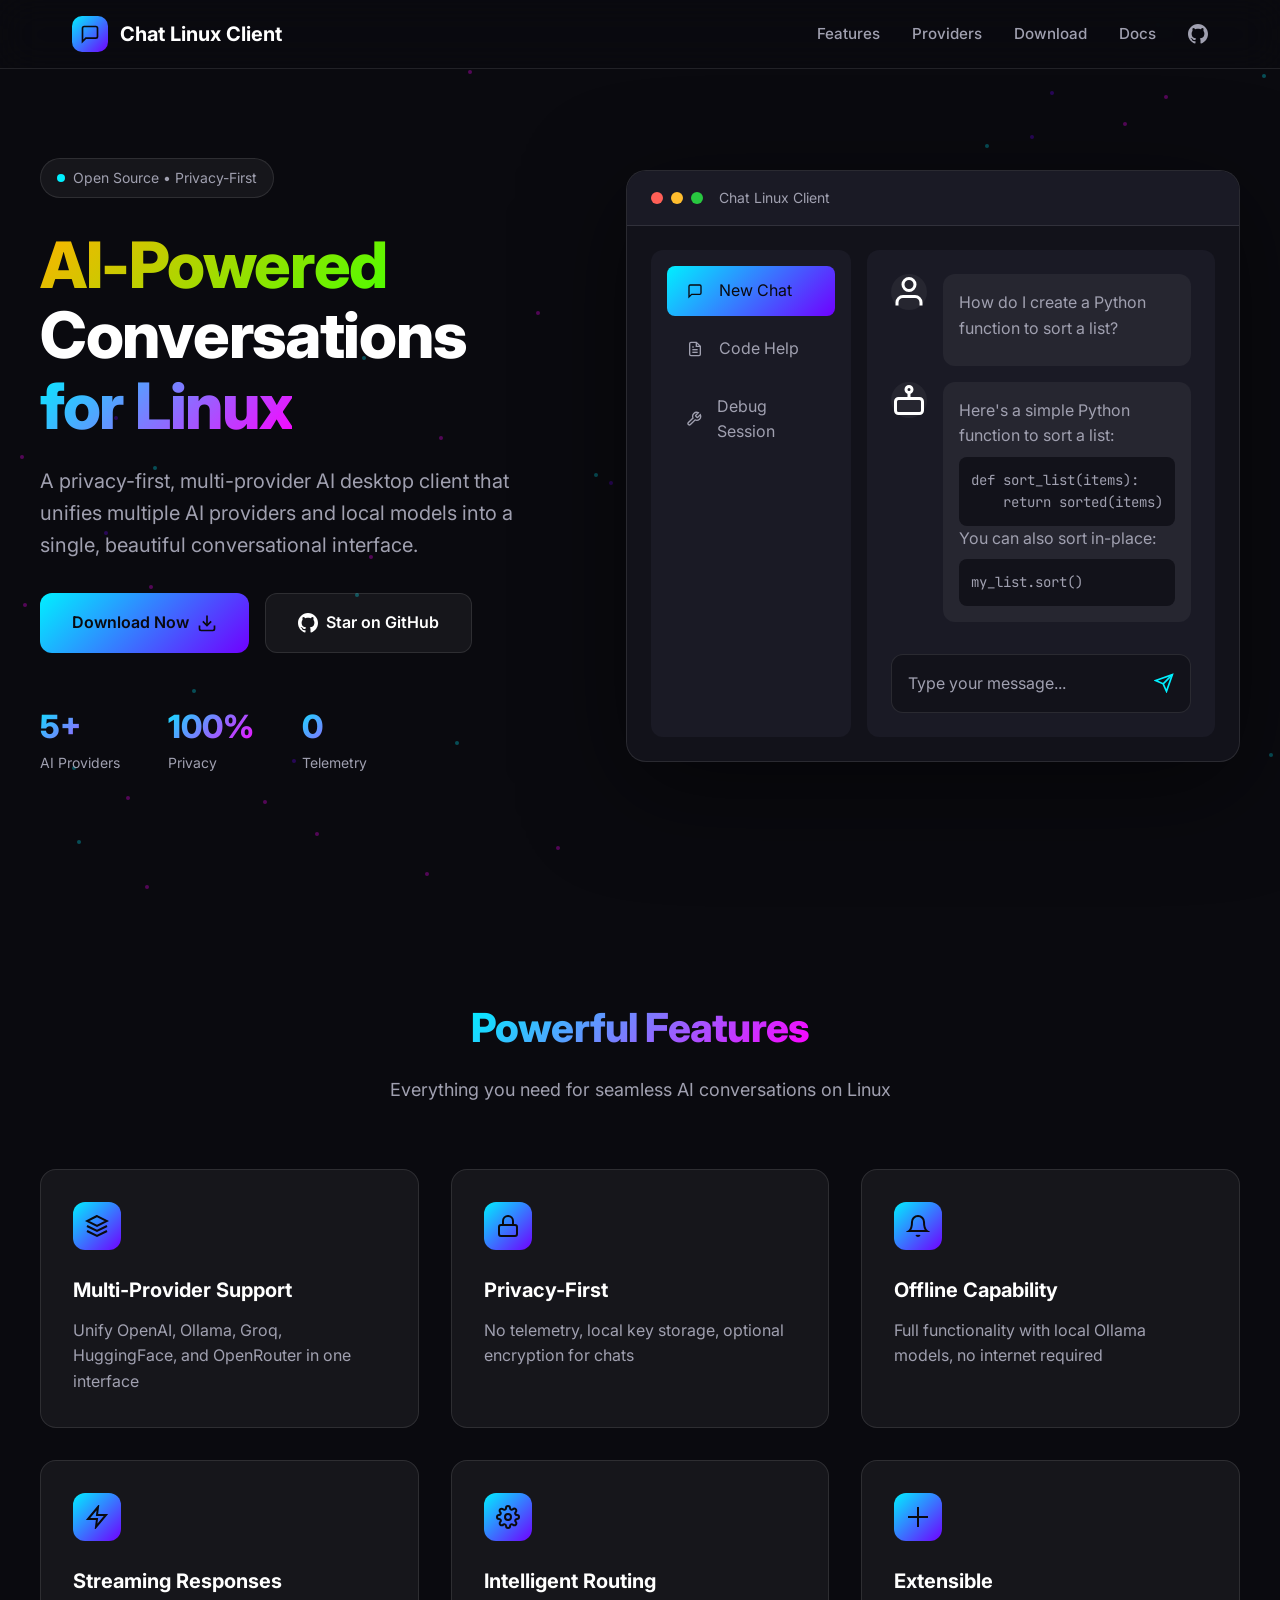
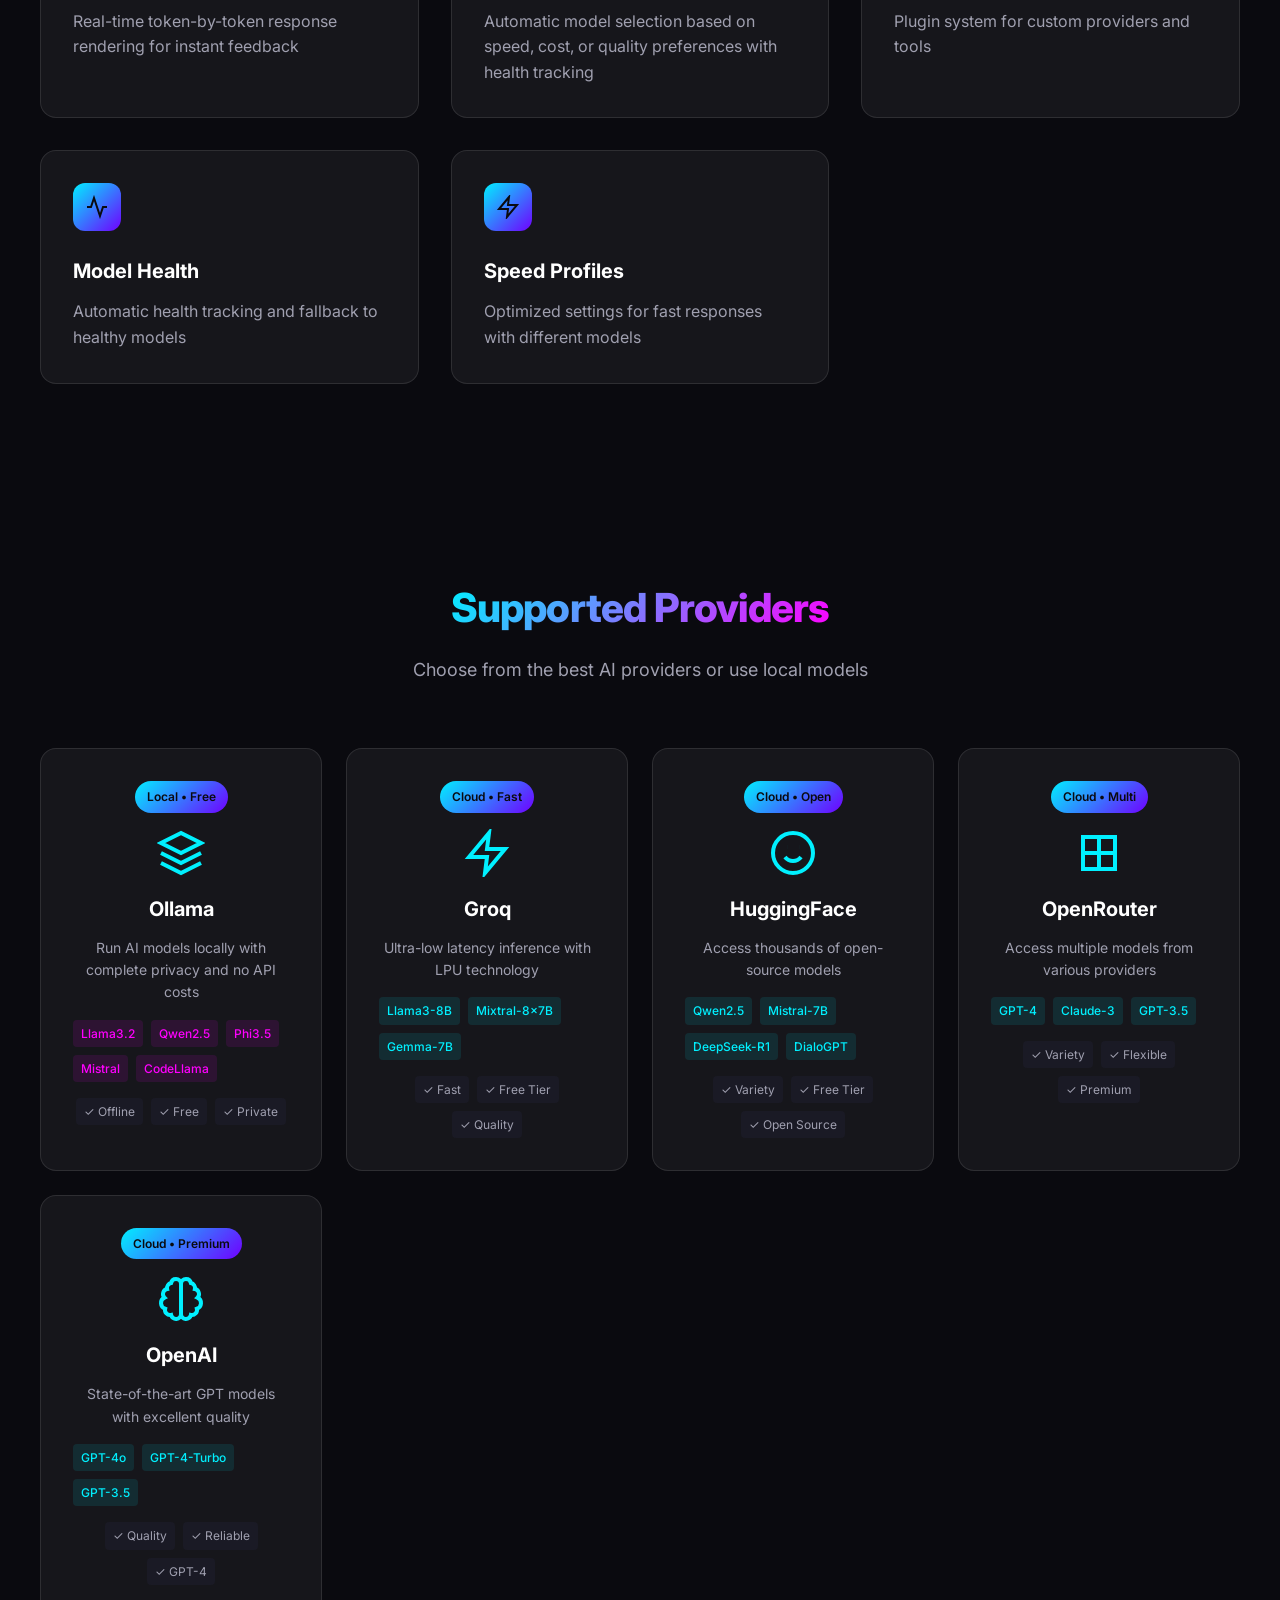
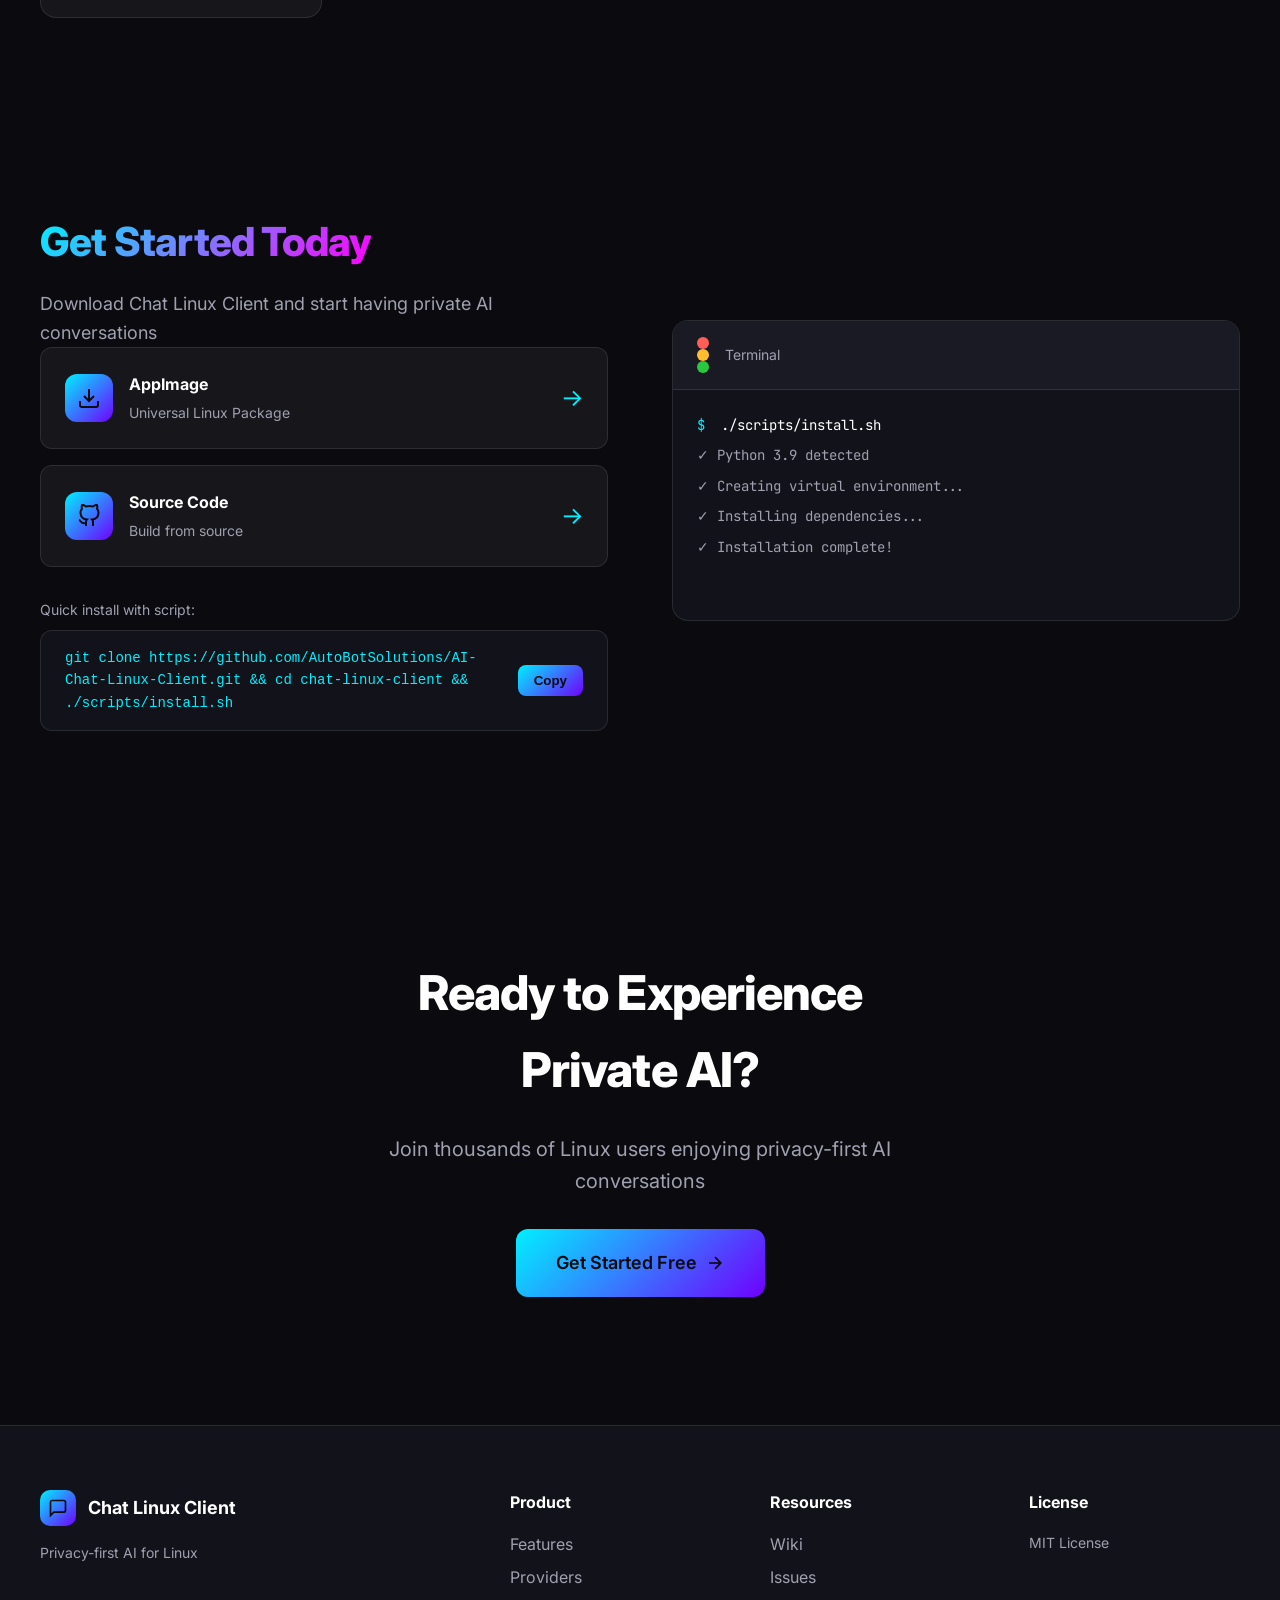
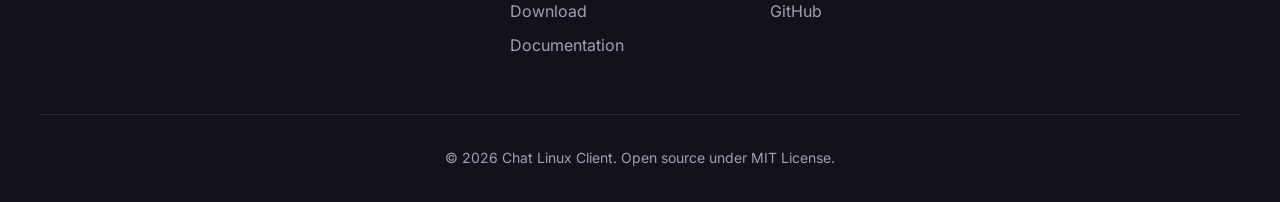
<file: site/index.html>
<!DOCTYPE html>
<html lang="en">
<head>
    <meta charset="UTF-8">
    <meta name="viewport" content="width=device-width, initial-scale=1.0">
    <title>Chat Linux Client - Privacy-First AI for Linux</title>
    <link rel="stylesheet" href="styles.css">
    <link rel="preconnect" href="https://fonts.googleapis.com">
    <link rel="preconnect" href="https://fonts.gstatic.com" crossorigin>
    <link href="https://fonts.googleapis.com/css2?family=Inter:wght@300;400;500;600;700;800&family=JetBrains+Mono:wght@400;500&display=swap" rel="stylesheet">
</head>
<body>
    <div class="particles" id="particles"></div>
    
    <nav class="navbar">
        <div class="nav-container">
            <div class="logo">
                <div class="logo-icon">
                    <svg viewBox="0 0 24 24" fill="none" stroke="currentColor" stroke-width="2">
                        <path d="M21 15a2 2 0 0 1-2 2H7l-4 4V5a2 2 0 0 1 2-2h14a2 2 0 0 1 2 2z"/>
                    </svg>
                </div>
                <span>Chat Linux Client</span>
            </div>
            <div class="nav-links">
                <a href="index.html#features" class="nav-link">Features</a>
                <a href="index.html#providers" class="nav-link">Providers</a>
                <a href="index.html#download" class="nav-link">Download</a>
                <a href="docs.html" class="nav-link">Docs</a>
                <a href="https://github.com/AutoBotSolutions/AI-Chat-Linux-Client" class="nav-link github-link">
                    <svg viewBox="0 0 24 24" fill="currentColor">
                        <path d="M12 0c-6.626 0-12 5.373-12 12 0 5.302 3.438 9.8 8.207 11.387.599.111.793-.261.793-.577v-2.234c-3.338.726-4.033-1.416-4.033-1.416-.546-1.387-1.333-1.756-1.333-1.756-1.089-.745.083-.729.083-.729 1.205.084 1.839 1.237 1.839 1.237 1.07 1.834 2.807 1.304 3.492.997.107-.775.418-1.305.762-1.604-2.665-.305-5.467-1.334-5.467-5.931 0-1.311.469-2.381 1.236-3.221-.124-.303-.535-1.524.117-3.176 0 0 1.008-.322 3.301 1.23.957-.266 1.983-.399 3.003-.404 1.02.005 2.047.138 3.006.404 2.291-1.552 3.297-1.23 3.297-1.23.653 1.653.242 2.874.118 3.176.77.84 1.235 1.911 1.235 3.221 0 4.609-2.807 5.624-5.479 5.921.43.372.823 1.102.823 2.222v3.293c0 .319.192.694.801.576 4.765-1.589 8.199-6.086 8.199-11.386 0-6.627-5.373-12-12-12z"/>
                    </svg>
                </a>
            </div>
        </div>
    </nav>

    <section class="hero">
        <div class="hero-container">
            <div class="hero-content">
                <div class="hero-badge">
                    <span class="badge-dot"></span>
                    <span>Open Source • Privacy-First</span>
                </div>
                <h1 class="hero-title">
                    <span class="gradient-text">AI-Powered</span>
                    <br>
                    Conversations
                    <br>
                    <span class="gradient-text">for Linux</span>
                </h1>
                <p class="hero-description">
                    A privacy-first, multi-provider AI desktop client that unifies multiple AI providers and local models into a single, beautiful conversational interface.
                </p>
                <div class="hero-buttons">
                    <a href="index.html#download" class="btn btn-primary">
                        <span>Download Now</span>
                        <svg class="btn-icon" viewBox="0 0 24 24" fill="none" stroke="currentColor" stroke-width="2">
                            <path d="M21 15v4a2 2 0 0 1-2 2H5a2 2 0 0 1-2-2v-4"/>
                            <polyline points="7 10 12 15 17 10"/>
                            <line x1="12" y1="15" x2="12" y2="3"/>
                        </svg>
                    </a>
                    <a href="https://github.com/AutoBotSolutions/AI-Chat-Linux-Client" class="btn btn-secondary">
                        <svg class="btn-icon" viewBox="0 0 24 24" fill="currentColor">
                            <path d="M12 0c-6.626 0-12 5.373-12 12 0 5.302 3.438 9.8 8.207 11.387.599.111.793-.261.793-.577v-2.234c-3.338.726-4.033-1.416-4.033-1.416-.546-1.387-1.333-1.756-1.333-1.756-1.089-.745.083-.729.083-.729 1.205.084 1.839 1.237 1.839 1.237 1.07 1.834 2.807 1.304 3.492.997.107-.775.418-1.305.762-1.604-2.665-.305-5.467-1.334-5.467-5.931 0-1.311.469-2.381 1.236-3.221-.124-.303-.535-1.524.117-3.176 0 0 1.008-.322 3.301 1.23.957-.266 1.983-.399 3.003-.404 1.02.005 2.047.138 3.006.404 2.291-1.552 3.297-1.23 3.297-1.23.653 1.653.242 2.874.118 3.176.77.84 1.235 1.911 1.235 3.221 0 4.609-2.807 5.624-5.479 5.921.43.372.823 1.102.823 2.222v3.293c0 .319.192.694.801.576 4.765-1.589 8.199-6.086 8.199-11.386 0-6.627-5.373-12-12-12z"/>
                        </svg>
                        <span>Star on GitHub</span>
                    </a>
                </div>
                <div class="hero-stats">
                    <div class="stat">
                        <div class="stat-value">5+</div>
                        <div class="stat-label">AI Providers</div>
                    </div>
                    <div class="stat">
                        <div class="stat-value">100%</div>
                        <div class="stat-label">Privacy</div>
                    </div>
                    <div class="stat">
                        <div class="stat-value">0</div>
                        <div class="stat-label">Telemetry</div>
                    </div>
                </div>
            </div>
            <div class="hero-visual">
                <div class="window-mockup">
                    <div class="window-header">
                        <div class="window-controls">
                            <div class="control control-close"></div>
                            <div class="control control-minimize"></div>
                            <div class="control control-maximize"></div>
                        </div>
                        <div class="window-title">Chat Linux Client</div>
                    </div>
                    <div class="window-body">
                        <div class="chat-interface">
                            <div class="chat-sidebar">
                                <div class="sidebar-item active">
                                    <div class="sidebar-icon">
                                        <svg viewBox="0 0 24 24" fill="none" stroke="currentColor" stroke-width="2">
                                            <path d="M21 15a2 2 0 0 1-2 2H7l-4 4V5a2 2 0 0 1 2-2h14a2 2 0 0 1 2 2z"/>
                                        </svg>
                                    </div>
                                    <div class="sidebar-text">New Chat</div>
                                </div>
                                <div class="sidebar-item">
                                    <div class="sidebar-icon">
                                        <svg viewBox="0 0 24 24" fill="none" stroke="currentColor" stroke-width="2">
                                            <path d="M14 2H6a2 2 0 0 0-2 2v16a2 2 0 0 0 2 2h12a2 2 0 0 0 2-2V8z"/>
                                            <polyline points="14 2 14 8 20 8"/>
                                            <line x1="16" y1="13" x2="8" y2="13"/>
                                            <line x1="16" y1="17" x2="8" y2="17"/>
                                            <polyline points="10 9 9 9 8 9"/>
                                        </svg>
                                    </div>
                                    <div class="sidebar-text">Code Help</div>
                                </div>
                                <div class="sidebar-item">
                                    <div class="sidebar-icon">
                                        <svg viewBox="0 0 24 24" fill="none" stroke="currentColor" stroke-width="2">
                                            <path d="M14.7 6.3a1 1 0 0 0 0 1.4l1.6 1.6a1 1 0 0 0 1.4 0l3.77-3.77a6 6 0 0 1-7.94 7.94l-6.91 6.91a2.12 2.12 0 0 1-3-3l6.91-6.91a6 6 0 0 1 7.94-7.94l-3.76 3.76z"/>
                                        </svg>
                                    </div>
                                    <div class="sidebar-text">Debug Session</div>
                                </div>
                            </div>
                            <div class="chat-main">
                                <div class="chat-messages">
                                    <div class="message message-user">
                                        <div class="message-avatar">
                                            <svg viewBox="0 0 24 24" fill="none" stroke="currentColor" stroke-width="2">
                                                <path d="M20 21v-2a4 4 0 0 0-4-4H8a4 4 0 0 0-4 4v2"/>
                                                <circle cx="12" cy="7" r="4"/>
                                            </svg>
                                        </div>
                                        <div class="message-content">
                                            <p>How do I create a Python function to sort a list?</p>
                                        </div>
                                    </div>
                                    <div class="message message-ai">
                                        <div class="message-avatar">
                                            <svg viewBox="0 0 24 24" fill="none" stroke="currentColor" stroke-width="2">
                                                <rect x="3" y="11" width="18" height="10" rx="2"/>
                                                <circle cx="12" cy="5" r="2"/>
                                                <path d="M12 7v4"/>
                                                <line x1="8" y1="16" x2="8" y2="16"/>
                                                <line x1="16" y1="16" x2="16" y2="16"/>
                                            </svg>
                                        </div>
                                        <div class="message-content">
                                            <p>Here's a simple Python function to sort a list:</p>
                                            <pre><code>def sort_list(items):
    return sorted(items)</code></pre>
                                            <p>You can also sort in-place:</p>
                                            <pre><code>my_list.sort()</code></pre>
                                        </div>
                                    </div>
                                </div>
                                <div class="chat-input">
                                    <div class="input-placeholder">Type your message...</div>
                                    <div class="input-send">
                                        <svg viewBox="0 0 24 24" fill="none" stroke="currentColor" stroke-width="2">
                                            <line x1="22" y1="2" x2="11" y2="13"/>
                                            <polygon points="22 2 15 22 11 13 2 9 22 2"/>
                                        </svg>
                                    </div>
                                </div>
                            </div>
                        </div>
                    </div>
                </div>
            </div>
        </div>
    </section>

    <section class="features" id="features">
        <div class="container">
            <div class="section-header">
                <h2 class="section-title">
                    <span class="gradient-text">Powerful Features</span>
                </h2>
                <p class="section-description">Everything you need for seamless AI conversations on Linux</p>
            </div>
            <div class="features-grid">
                <div class="feature-card">
                    <div class="feature-icon">
                        <svg viewBox="0 0 24 24" fill="none" stroke="currentColor" stroke-width="2">
                            <path d="M12 2L2 7l10 5 10-5-10-5zM2 17l10 5 10-5M2 12l10 5 10-5"/>
                        </svg>
                    </div>
                    <h3 class="feature-title">Multi-Provider Support</h3>
                    <p class="feature-description">Unify OpenAI, Ollama, Groq, HuggingFace, and OpenRouter in one interface</p>
                </div>
                <div class="feature-card">
                    <div class="feature-icon">
                        <svg viewBox="0 0 24 24" fill="none" stroke="currentColor" stroke-width="2">
                            <rect x="3" y="11" width="18" height="11" rx="2" ry="2"/>
                            <path d="M7 11V7a5 5 0 0 1 10 0v4"/>
                        </svg>
                    </div>
                    <h3 class="feature-title">Privacy-First</h3>
                    <p class="feature-description">No telemetry, local key storage, optional encryption for chats</p>
                </div>
                <div class="feature-card">
                    <div class="feature-icon">
                        <svg viewBox="0 0 24 24" fill="none" stroke="currentColor" stroke-width="2">
                            <path d="M18 8A6 6 0 0 0 6 8c0 7-3 9-3 9h18s-3-2-3-9"/>
                            <path d="M13.73 21a2 2 0 0 1-3.46 0"/>
                        </svg>
                    </div>
                    <h3 class="feature-title">Offline Capability</h3>
                    <p class="feature-description">Full functionality with local Ollama models, no internet required</p>
                </div>
                <div class="feature-card">
                    <div class="feature-icon">
                        <svg viewBox="0 0 24 24" fill="none" stroke="currentColor" stroke-width="2">
                            <polygon points="13 2 3 14 12 14 11 22 21 10 12 10 13 2"/>
                        </svg>
                    </div>
                    <h3 class="feature-title">Streaming Responses</h3>
                    <p class="feature-description">Real-time token-by-token response rendering for instant feedback</p>
                </div>
                <div class="feature-card">
                    <div class="feature-icon">
                        <svg viewBox="0 0 24 24" fill="none" stroke="currentColor" stroke-width="2">
                            <circle cx="12" cy="12" r="3"/>
                            <path d="M19.4 15a1.65 1.65 0 0 0 .33 1.82l.06.06a2 2 0 0 1 0 2.83 2 2 0 0 1-2.83 0l-.06-.06a1.65 1.65 0 0 0-1.82-.33 1.65 1.65 0 0 0-1 1.51V21a2 2 0 0 1-2 2 2 2 0 0 1-2-2v-.09A1.65 1.65 0 0 0 9 19.4a1.65 1.65 0 0 0-1.82.33l-.06-.06a2 2 0 0 1-2.83 0 2 2 0 0 1 0-2.83l.06-.06a1.65 1.65 0 0 0 .33-1.82 1.65 1.65 0 0 0-1.51-1H3a2 2 0 0 1-2-2 2 2 0 0 1 2-2h.09A1.65 1.65 0 0 0 4.6 9a1.65 1.65 0 0 0-.33-1.82l-.06-.06a2 2 0 0 1 0-2.83 2 2 0 0 1 2.83 0l.06.06a1.65 1.65 0 0 0 1.82.33H9a1.65 1.65 0 0 0 1-1.51V3a2 2 0 0 1 2-2 2 2 0 0 1 2 2v.09a1.65 1.65 0 0 0 1 1.51 1.65 1.65 0 0 0 1.82-.33l.06-.06a2 2 0 0 1 2.83 0 2 2 0 0 1 0 2.83l-.06.06a1.65 1.65 0 0 0-.33 1.82V9a1.65 1.65 0 0 0 1.51 1H21a2 2 0 0 1 2 2 2 2 0 0 1-2 2h-.09a1.65 1.65 0 0 0-1.51 1z"/>
                        </svg>
                    </div>
                    <h3 class="feature-title">Intelligent Routing</h3>
                    <p class="feature-description">Automatic model selection based on speed, cost, or quality preferences with health tracking</p>
                </div>
                <div class="feature-card">
                    <div class="feature-icon">
                        <svg viewBox="0 0 24 24" fill="none" stroke="currentColor" stroke-width="2">
                            <path d="M12 2v20M2 12h20"/>
                        </svg>
                    </div>
                    <h3 class="feature-title">Extensible</h3>
                    <p class="feature-description">Plugin system for custom providers and tools</p>
                </div>
                <div class="feature-card">
                    <div class="feature-icon">
                        <svg viewBox="0 0 24 24" fill="none" stroke="currentColor" stroke-width="2">
                            <path d="M22 12h-4l-3 9L9 3l-3 9H2"/>
                        </svg>
                    </div>
                    <h3 class="feature-title">Model Health</h3>
                    <p class="feature-description">Automatic health tracking and fallback to healthy models</p>
                </div>
                <div class="feature-card">
                    <div class="feature-icon">
                        <svg viewBox="0 0 24 24" fill="none" stroke="currentColor" stroke-width="2">
                            <path d="M13 2L3 14h9l-1 8 10-12h-9l1-8z"/>
                        </svg>
                    </div>
                    <h3 class="feature-title">Speed Profiles</h3>
                    <p class="feature-description">Optimized settings for fast responses with different models</p>
                </div>
            </div>
        </div>
    </section>

    <section class="providers" id="providers">
        <div class="container">
            <div class="section-header">
                <h2 class="section-title">
                    <span class="gradient-text">Supported Providers</span>
                </h2>
                <p class="section-description">Choose from the best AI providers or use local models</p>
            </div>
            <div class="providers-grid">
                <div class="provider-card provider-local">
                    <div class="provider-badge">Local • Free</div>
                    <div class="provider-icon">
                        <svg viewBox="0 0 24 24" fill="none" stroke="currentColor" stroke-width="2">
                            <path d="M12 2L2 7l10 5 10-5-10-5zM2 17l10 5 10-5M2 12l10 5 10-5"/>
                        </svg>
                    </div>
                    <h3 class="provider-name">Ollama</h3>
                    <p class="provider-description">Run AI models locally with complete privacy and no API costs</p>
                    <div class="provider-models">
                        <span>Llama3.2</span>
                        <span>Qwen2.5</span>
                        <span>Phi3.5</span>
                        <span>Mistral</span>
                        <span>CodeLlama</span>
                    </div>
                    <div class="provider-features">
                        <span>✓ Offline</span>
                        <span>✓ Free</span>
                        <span>✓ Private</span>
                    </div>
                </div>
                <div class="provider-card">
                    <div class="provider-badge">Cloud • Fast</div>
                    <div class="provider-icon">
                        <svg viewBox="0 0 24 24" fill="none" stroke="currentColor" stroke-width="2">
                            <polygon points="13 2 3 14 12 14 11 22 21 10 12 10 13 2"/>
                        </svg>
                    </div>
                    <h3 class="provider-name">Groq</h3>
                    <p class="provider-description">Ultra-low latency inference with LPU technology</p>
                    <div class="provider-models">
                        <span>Llama3-8B</span>
                        <span>Mixtral-8x7B</span>
                        <span>Gemma-7B</span>
                    </div>
                    <div class="provider-features">
                        <span>✓ Fast</span>
                        <span>✓ Free Tier</span>
                        <span>✓ Quality</span>
                    </div>
                </div>
                <div class="provider-card">
                    <div class="provider-badge">Cloud • Open</div>
                    <div class="provider-icon">
                        <svg viewBox="0 0 24 24" fill="none" stroke="currentColor" stroke-width="2">
                            <circle cx="12" cy="12" r="10"/>
                            <path d="M8 14s1.5 2 4 2 4-2 4-2"/>
                            <line x1="9" y1="9" x2="9.01" y2="9"/>
                            <line x1="15" y1="9" x2="15.01" y2="9"/>
                        </svg>
                    </div>
                    <h3 class="provider-name">HuggingFace</h3>
                    <p class="provider-description">Access thousands of open-source models</p>
                    <div class="provider-models">
                        <span>Qwen2.5</span>
                        <span>Mistral-7B</span>
                        <span>DeepSeek-R1</span>
                        <span>DialoGPT</span>
                    </div>
                    <div class="provider-features">
                        <span>✓ Variety</span>
                        <span>✓ Free Tier</span>
                        <span>✓ Open Source</span>
                    </div>
                </div>
                <div class="provider-card">
                    <div class="provider-badge">Cloud • Multi</div>
                    <div class="provider-icon">
                        <svg viewBox="0 0 24 24" fill="none" stroke="currentColor" stroke-width="2">
                            <path d="M4 4h16v16H4z"/>
                            <path d="M4 12h16"/>
                            <path d="M12 4v16"/>
                        </svg>
                    </div>
                    <h3 class="provider-name">OpenRouter</h3>
                    <p class="provider-description">Access multiple models from various providers</p>
                    <div class="provider-models">
                        <span>GPT-4</span>
                        <span>Claude-3</span>
                        <span>GPT-3.5</span>
                    </div>
                    <div class="provider-features">
                        <span>✓ Variety</span>
                        <span>✓ Flexible</span>
                        <span>✓ Premium</span>
                    </div>
                </div>
                <div class="provider-card">
                    <div class="provider-badge">Cloud • Premium</div>
                    <div class="provider-icon">
                        <svg viewBox="0 0 24 24" fill="none" stroke="currentColor" stroke-width="2">
                            <path d="M9.5 2A2.5 2.5 0 0 1 12 4.5v15a2.5 2.5 0 0 1-4.96.44 2.5 2.5 0 0 1-2.96-3.08 3 3 0 0 1-.34-5.58 2.5 2.5 0 0 1 1.32-4.24 2.5 2.5 0 0 1 1.98-3A2.5 2.5 0 0 1 9.5 2Z"/>
                            <path d="M14.5 2A2.5 2.5 0 0 0 12 4.5v15a2.5 2.5 0 0 0 4.96.44 2.5 2.5 0 0 0 2.96-3.08 3 3 0 0 0 .34-5.58 2.5 2.5 0 0 0-1.32-4.24 2.5 2.5 0 0 0-1.98-3A2.5 2.5 0 0 0 14.5 2Z"/>
                        </svg>
                    </div>
                    <h3 class="provider-name">OpenAI</h3>
                    <p class="provider-description">State-of-the-art GPT models with excellent quality</p>
                    <div class="provider-models">
                        <span>GPT-4o</span>
                        <span>GPT-4-Turbo</span>
                        <span>GPT-3.5</span>
                    </div>
                    <div class="provider-features">
                        <span>✓ Quality</span>
                        <span>✓ Reliable</span>
                        <span>✓ GPT-4</span>
                    </div>
                </div>
            </div>
        </div>
    </section>

    <section class="download" id="download">
        <div class="container">
            <div class="download-content">
                <div class="download-text">
                    <h2 class="section-title">
                        <span class="gradient-text">Get Started Today</span>
                    </h2>
                    <p class="section-description">Download Chat Linux Client and start having private AI conversations</p>
                    <div class="download-options">
                        <a href="index.html#" class="download-option">
                            <div class="download-icon">
                                <svg viewBox="0 0 24 24" fill="none" stroke="currentColor" stroke-width="2">
                                    <path d="M21 15v4a2 2 0 0 1-2 2H5a2 2 0 0 1-2-2v-4"/>
                                    <polyline points="7 10 12 15 17 10"/>
                                    <line x1="12" y1="15" x2="12" y2="3"/>
                                </svg>
                            </div>
                            <div class="download-info">
                                <div class="download-title">AppImage</div>
                                <div class="download-subtitle">Universal Linux Package</div>
                            </div>
                            <div class="download-arrow">→</div>
                        </a>
                        <a href="index.html#" class="download-option">
                            <div class="download-icon">
                                <svg viewBox="0 0 24 24" fill="none" stroke="currentColor" stroke-width="2">
                                    <path d="M9 19c-5 1.5-5-2.5-7-3m14 6v-3.87a3.37 3.37 0 0 0-.94-2.61c3.14-.35 6.44-1.54 6.44-7A5.44 5.44 0 0 0 20 4.77 5.07 5.07 0 0 0 19.91 1S18.73.65 16 2.48a13.38 13.38 0 0 0-7 0C6.27.65 5.09 1 5.09 1A5.07 5.07 0 0 0 5 4.77a5.44 5.44 0 0 0-1.5 3.78c0 5.42 3.3 6.61 6.44 7A3.37 3.37 0 0 0 9 18.13V22"/>
                                </svg>
                            </div>
                            <div class="download-info">
                                <div class="download-title">Source Code</div>
                                <div class="download-subtitle">Build from source</div>
                            </div>
                            <div class="download-arrow">→</div>
                        </a>
                    </div>
                    <div class="install-command">
                        <div class="command-label">Quick install with script:</div>
                        <div class="command-box">
                            <code>git clone https://github.com/AutoBotSolutions/AI-Chat-Linux-Client.git && cd chat-linux-client && ./scripts/install.sh</code>
                            <button class="copy-btn" onclick="copyCommand(this)">Copy</button>
                        </div>
                    </div>
                </div>
                <div class="download-visual">
                    <div class="terminal-mockup">
                        <div class="terminal-header">
                            <div class="terminal-controls">
                                <div class="control control-close"></div>
                                <div class="control control-minimize"></div>
                                <div class="control control-maximize"></div>
                            </div>
                            <div class="terminal-title">Terminal</div>
                        </div>
                        <div class="terminal-body">
                            <div class="terminal-line">
                                <span class="terminal-prompt">$</span>
                                <span class="terminal-command">./scripts/install.sh</span>
                            </div>
                            <div class="terminal-line">
                                <span class="terminal-output">✓ Python 3.9 detected</span>
                            </div>
                            <div class="terminal-line">
                                <span class="terminal-output">✓ Creating virtual environment...</span>
                            </div>
                            <div class="terminal-line">
                                <span class="terminal-output">✓ Installing dependencies...</span>
                            </div>
                            <div class="terminal-line">
                                <span class="terminal-output">✓ Installation complete!</span>
                            </div>
                            <div class="terminal-line">
                                <span class="terminal-prompt">$</span>
                                <span class="terminal-cursor">█</span>
                            </div>
                        </div>
                    </div>
                </div>
            </div>
        </div>
    </section>

    <section class="cta">
        <div class="container">
            <div class="cta-content">
                <h2 class="cta-title">Ready to Experience Private AI?</h2>
                <p class="cta-description">Join thousands of Linux users enjoying privacy-first AI conversations</p>
                <a href="https://github.com/AutoBotSolutions/AI-Chat-Linux-Client" class="btn btn-primary btn-large">
                    <span>Get Started Free</span>
                    <svg class="btn-icon" viewBox="0 0 24 24" fill="none" stroke="currentColor" stroke-width="2">
                        <line x1="5" y1="12" x2="19" y2="12"/>
                        <polyline points="12 5 19 12 12 19"/>
                    </svg>
                </a>
            </div>
        </div>
    </section>

    <footer class="footer">
        <div class="container">
            <div class="footer-content">
                <div class="footer-section">
                    <div class="footer-logo">
                        <div class="logo-icon">
                            <svg viewBox="0 0 24 24" fill="none" stroke="currentColor" stroke-width="2">
                                <path d="M21 15a2 2 0 0 1-2 2H7l-4 4V5a2 2 0 0 1 2-2h14a2 2 0 0 1 2 2z"/>
                            </svg>
                        </div>
                        <span>Chat Linux Client</span>
                    </div>
                    <p class="footer-description">Privacy-first AI for Linux</p>
                </div>
                <div class="footer-section">
                    <h4 class="footer-title">Product</h4>
                    <a href="index.html#features" class="footer-link">Features</a>
                    <a href="index.html#providers" class="footer-link">Providers</a>
                    <a href="index.html#download" class="footer-link">Download</a>
                    <a href="docs.html" class="footer-link">Documentation</a>
                </div>
                <div class="footer-section">
                    <h4 class="footer-title">Resources</h4>
                    <a href="https://github.com/AutoBotSolutions/AI-Chat-Linux-Client/wiki" class="footer-link">Wiki</a>
                    <a href="https://github.com/AutoBotSolutions/AI-Chat-Linux-Client/issues" class="footer-link">Issues</a>
                    <a href="https://github.com/AutoBotSolutions/AI-Chat-Linux-Client" class="footer-link">GitHub</a>
                </div>
                <div class="footer-section">
                    <h4 class="footer-title">License</h4>
                    <p class="footer-license">MIT License</p>
                </div>
            </div>
            <div class="footer-bottom">
                <p>&copy; 2026 Chat Linux Client. Open source under MIT License.</p>
            </div>
        </div>
    </footer>

    <script src="script.js"></script>
</body>
</html>
</file>
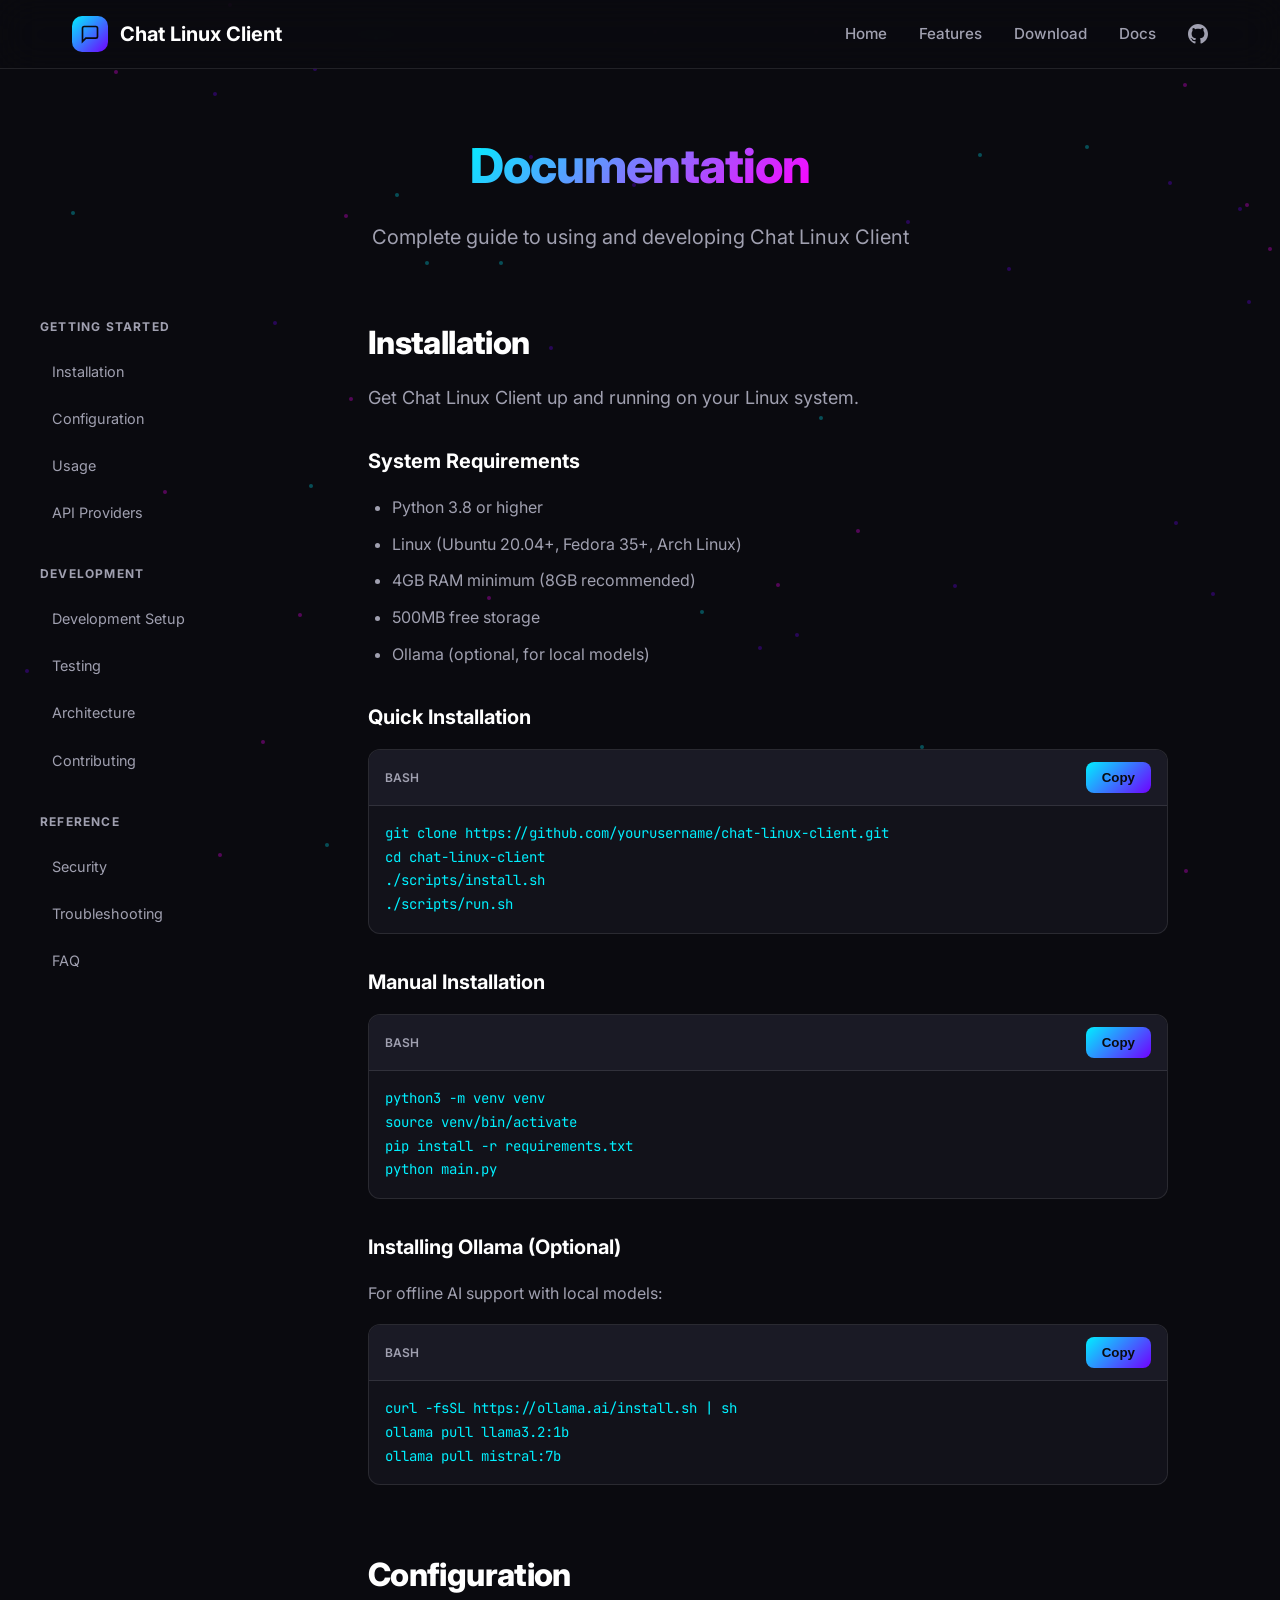
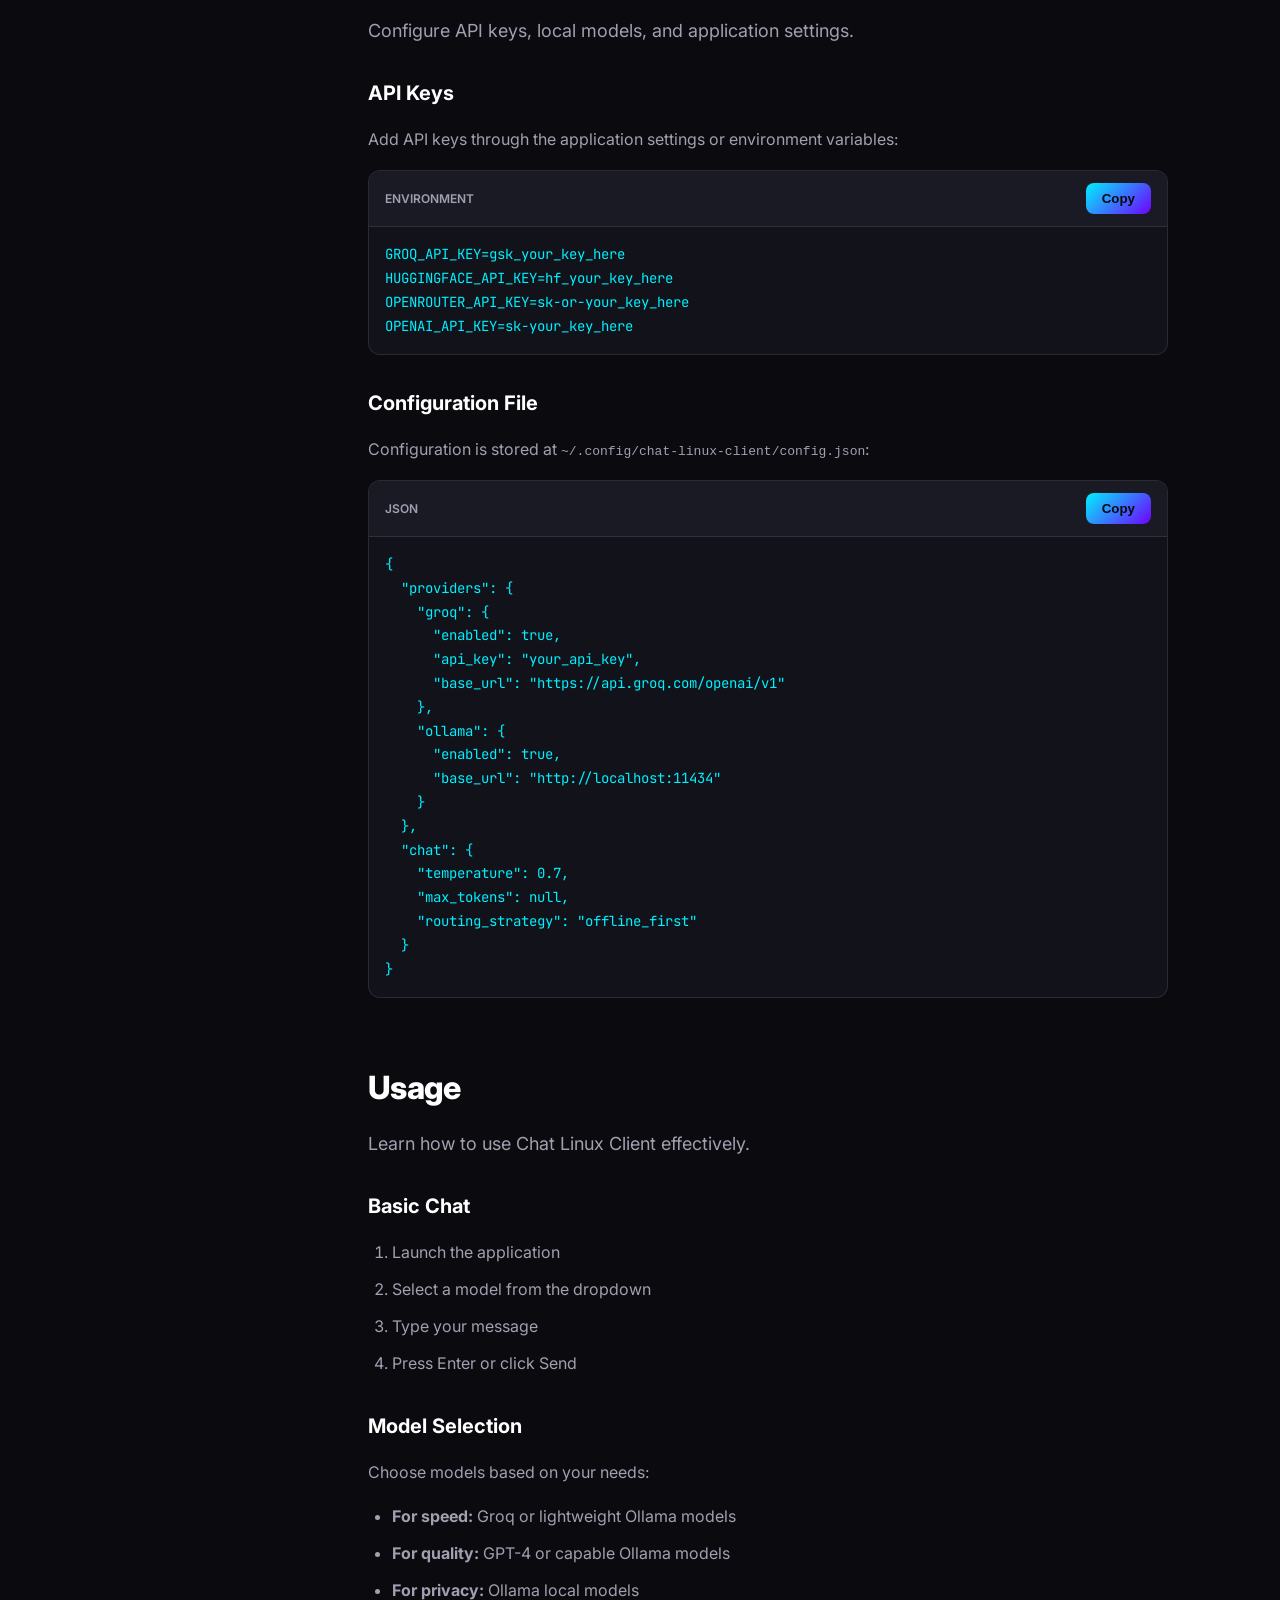
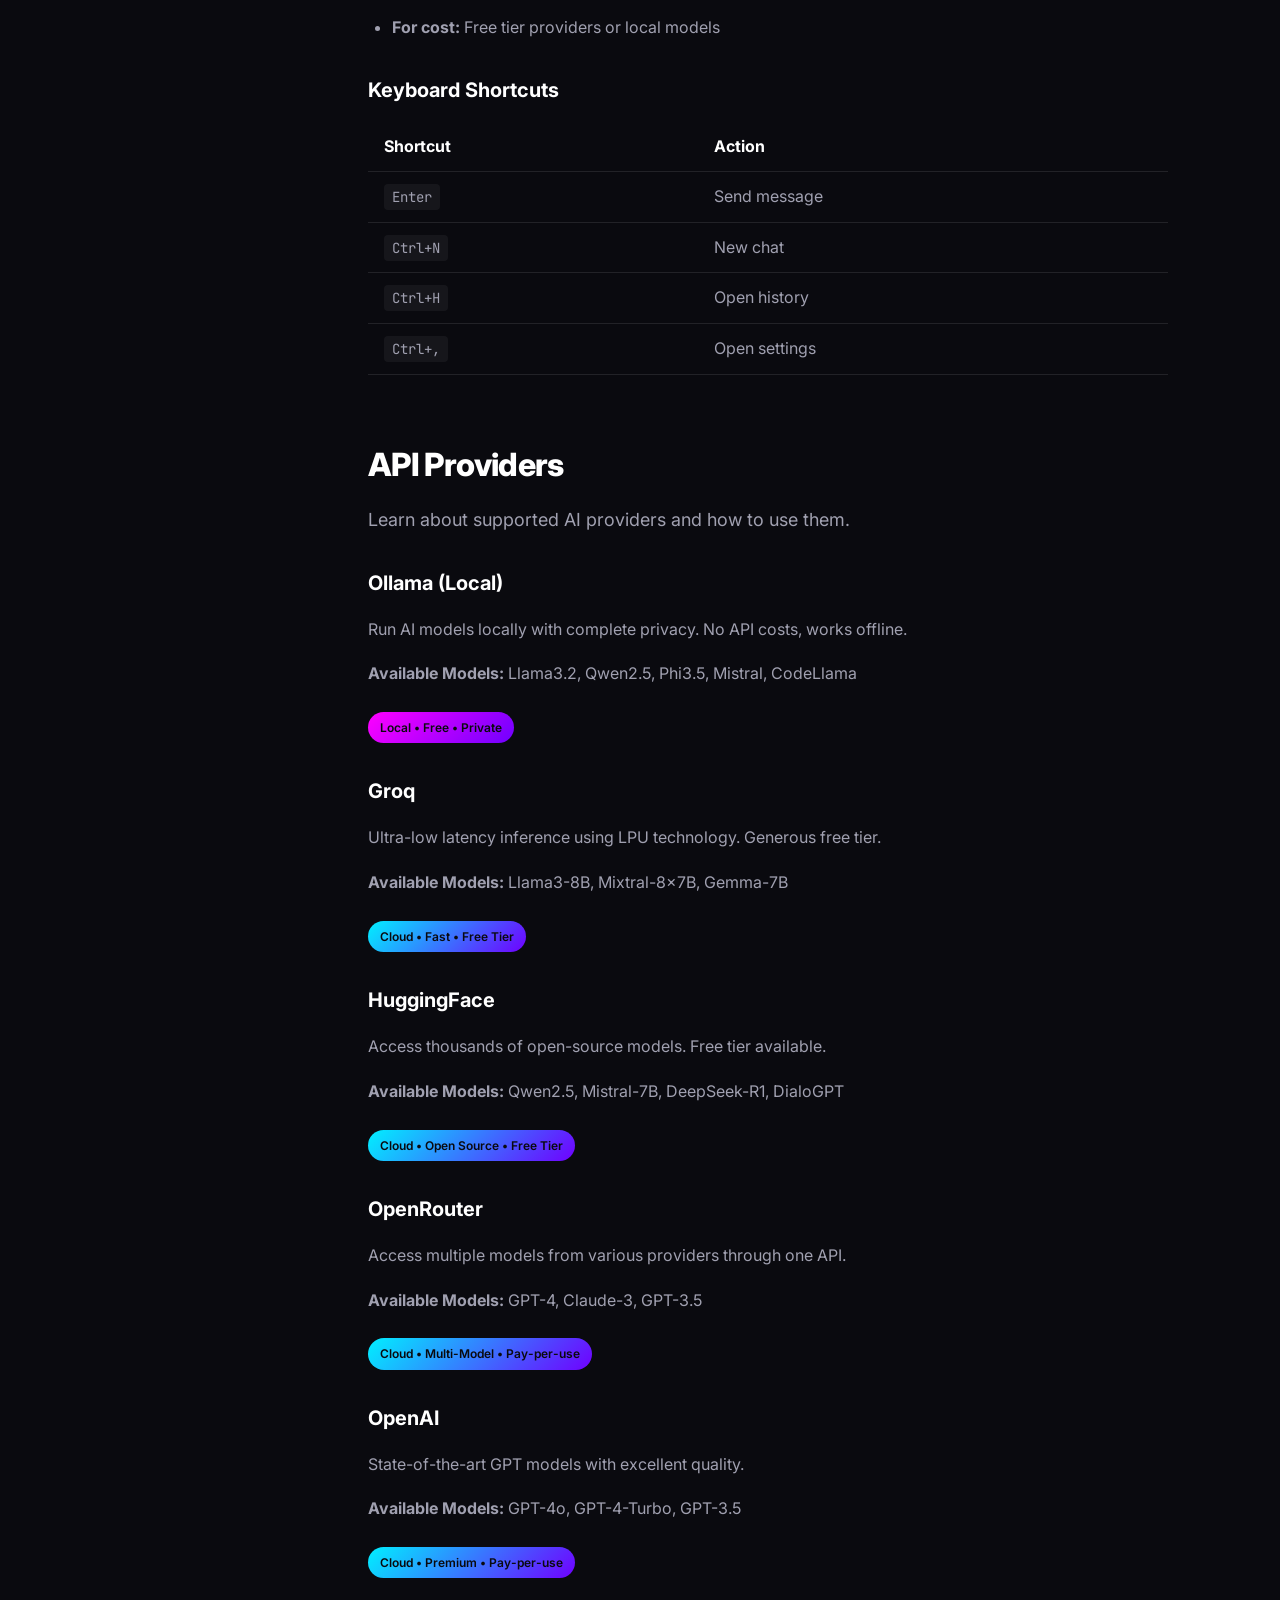
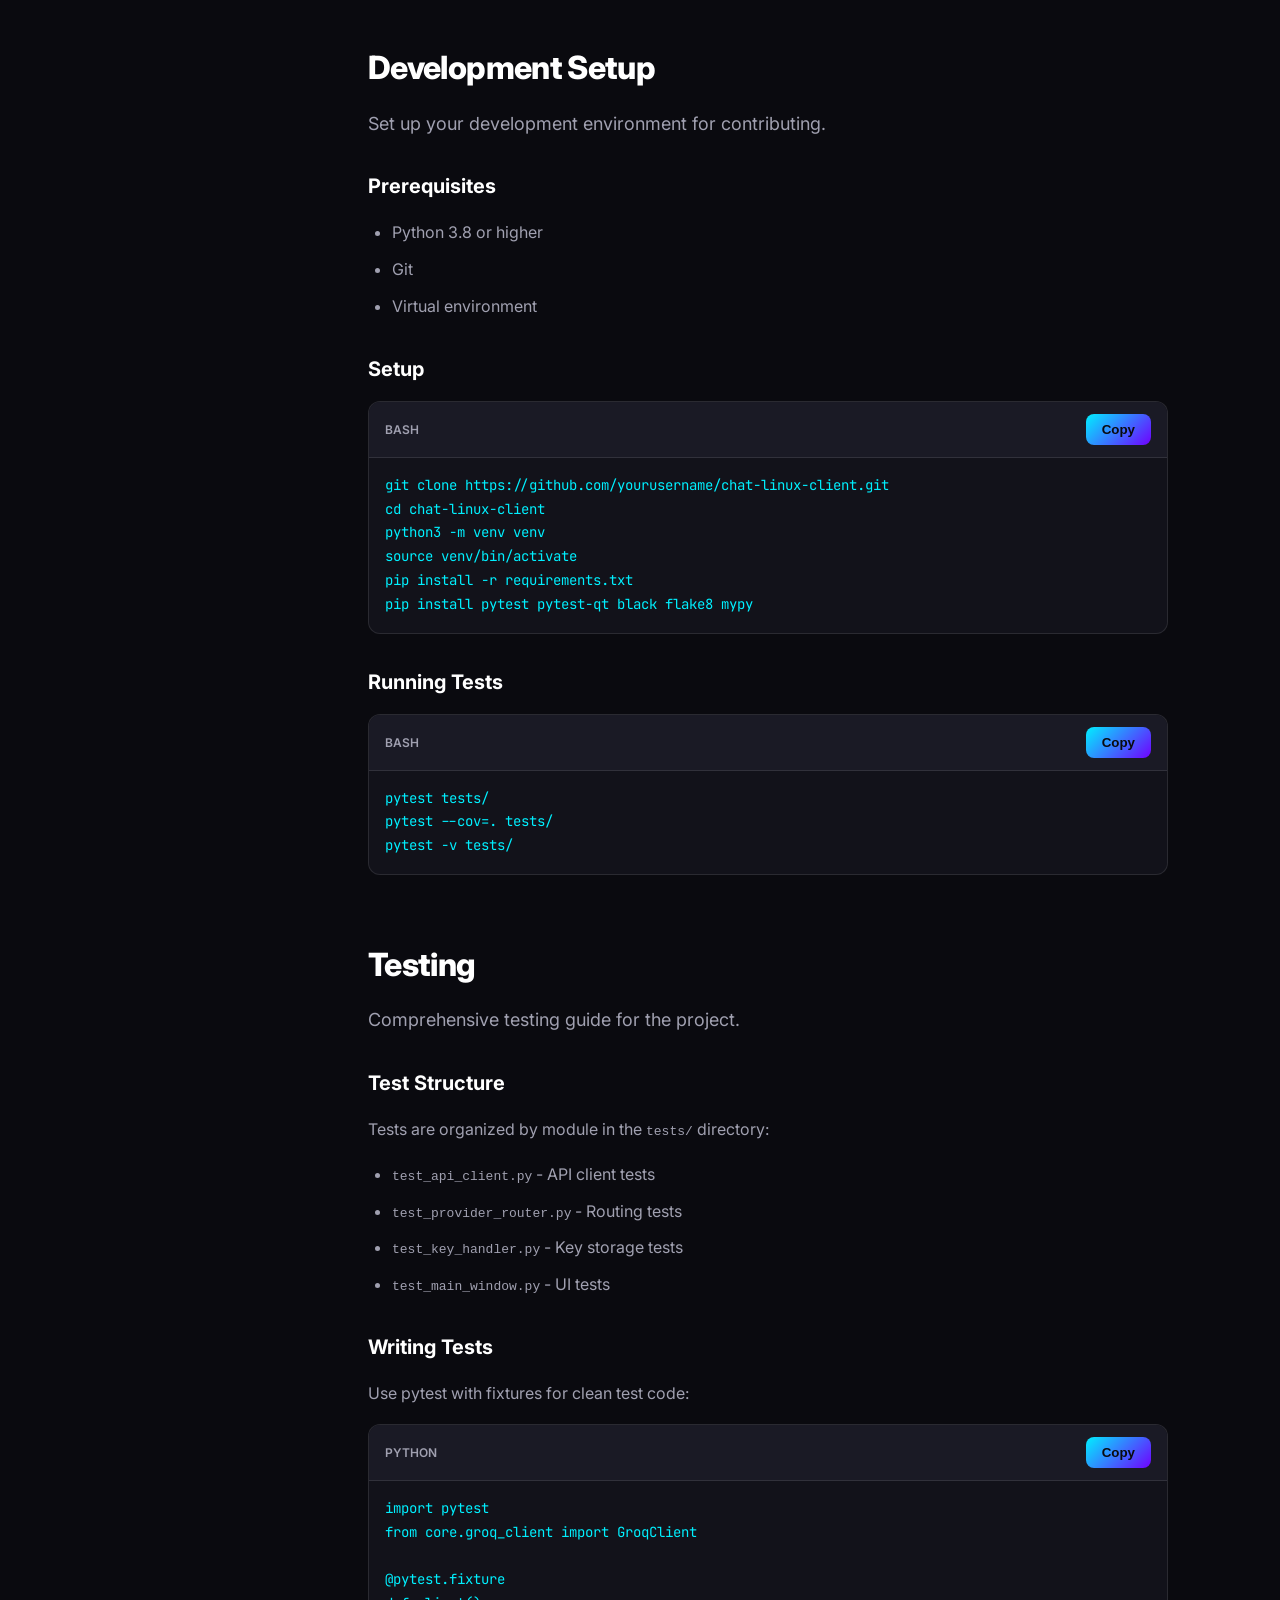
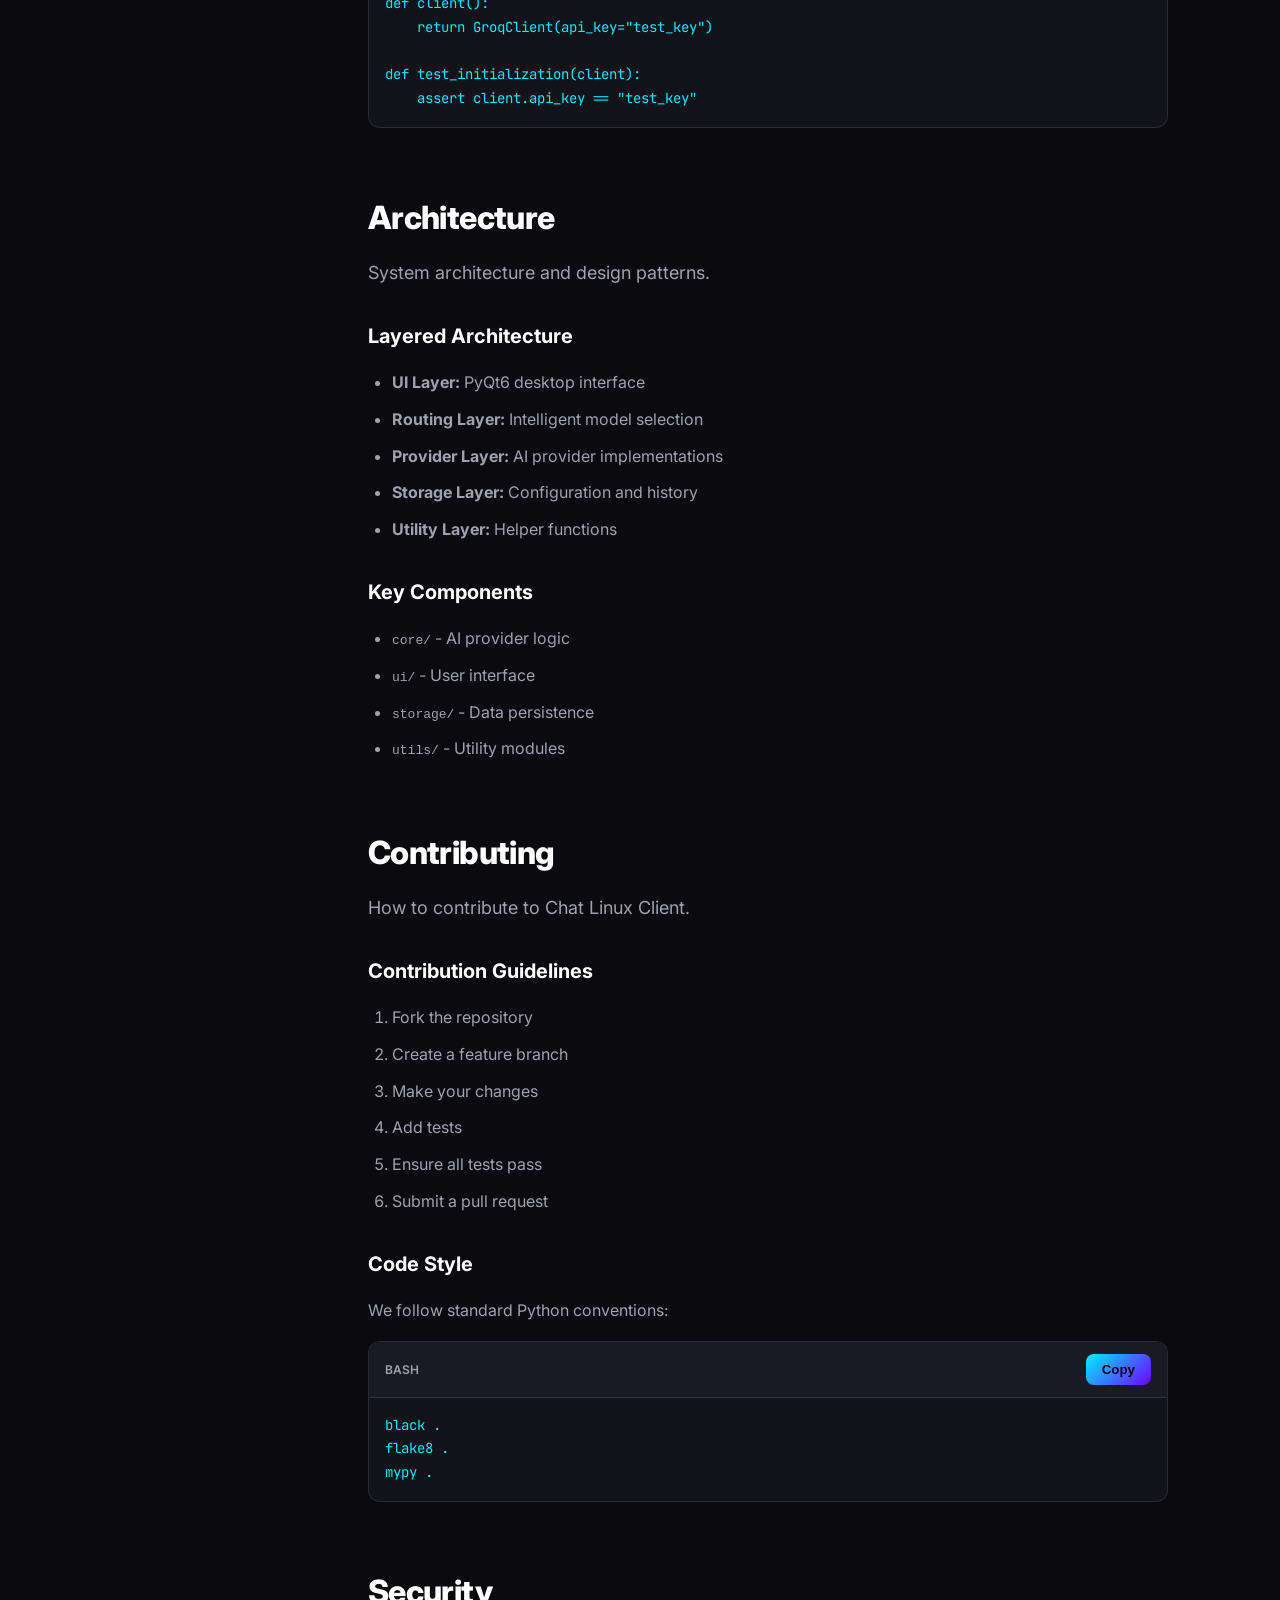
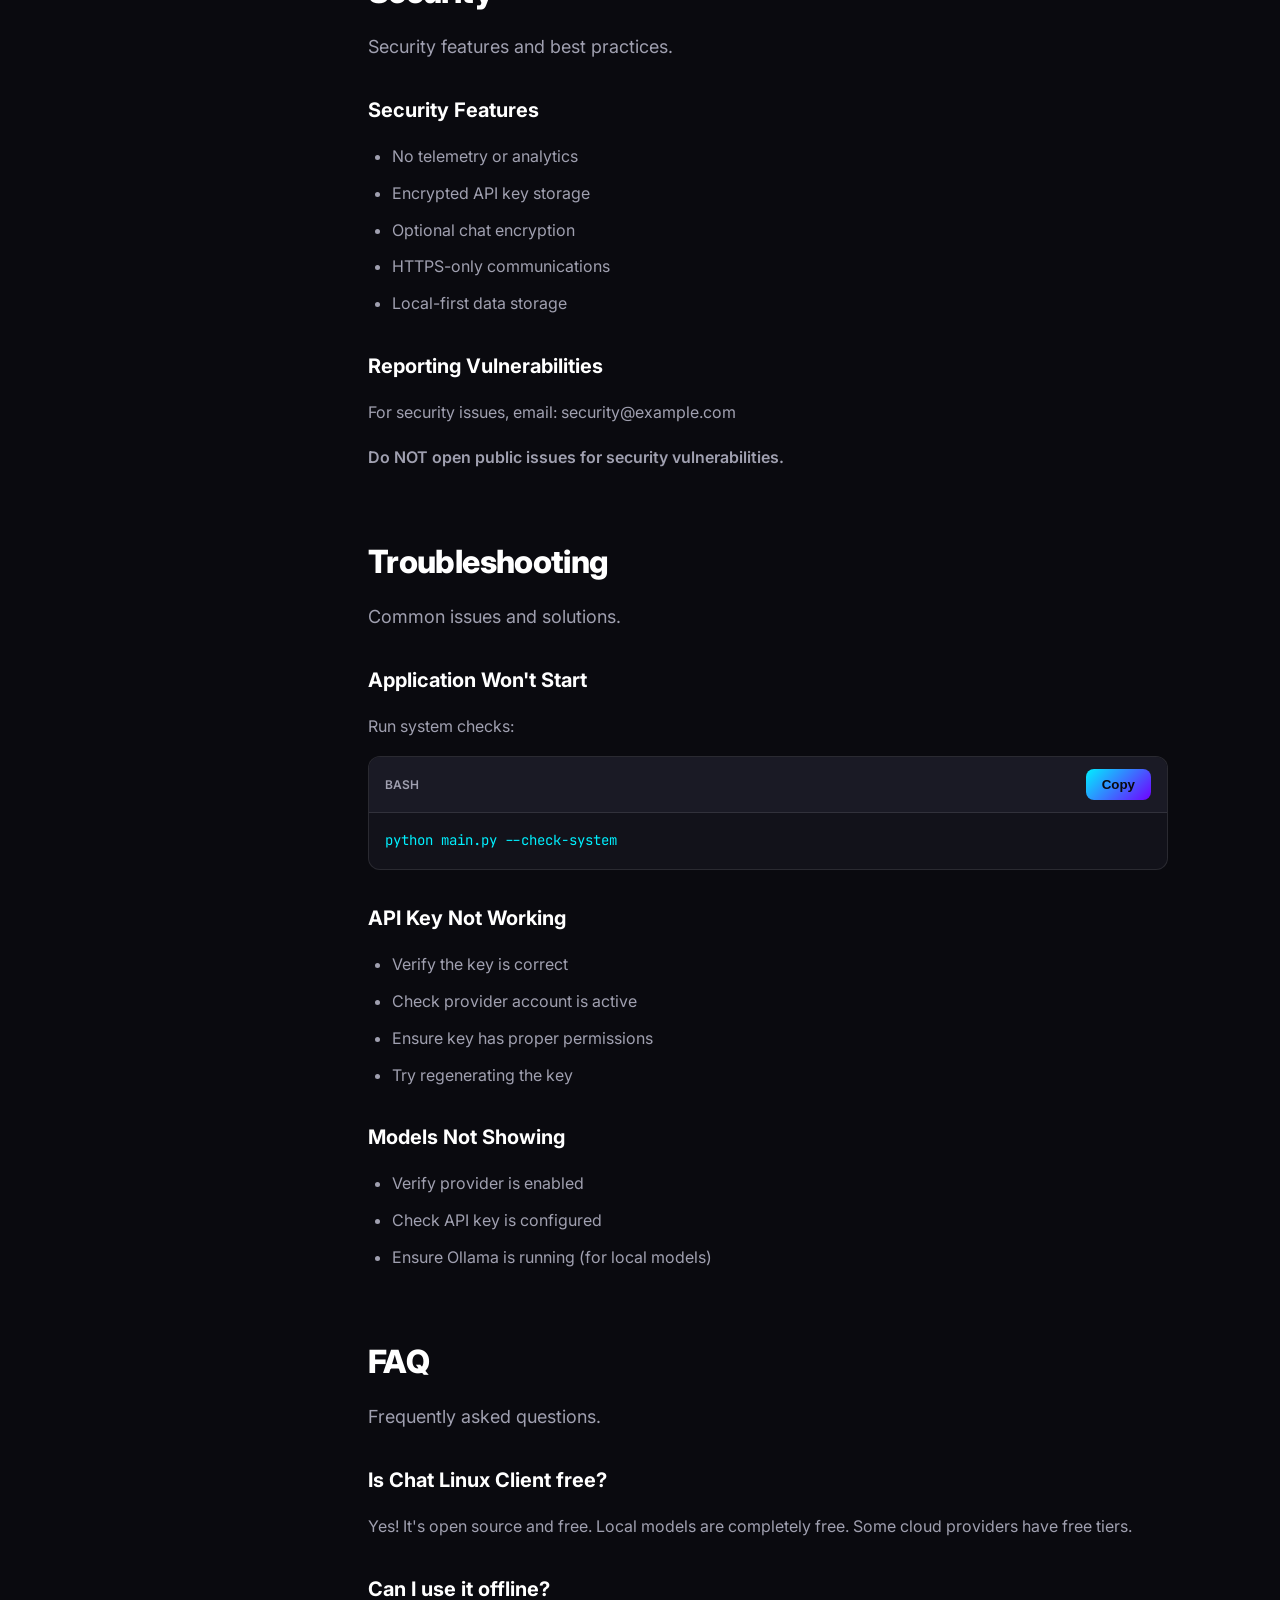
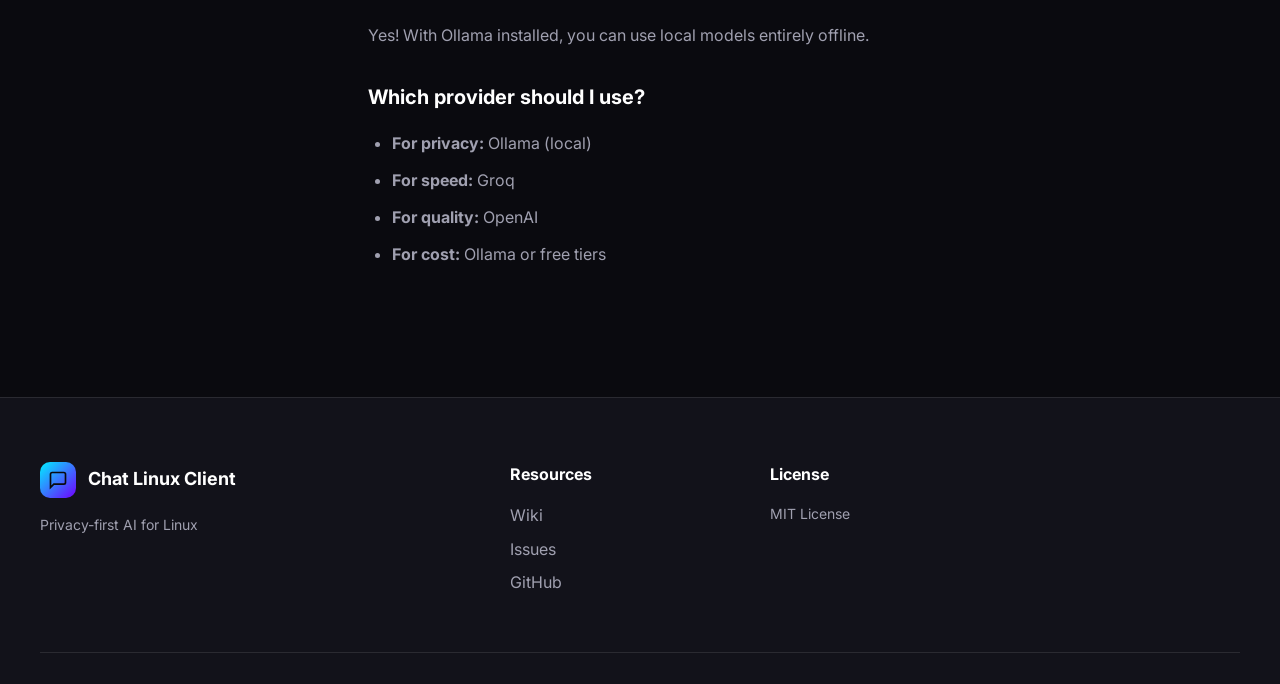
<file: docs.html>
<!DOCTYPE html>
<html lang="en">
<head>
    <meta charset="UTF-8">
    <meta name="viewport" content="width=device-width, initial-scale=1.0">
    <title>Documentation - Chat Linux Client</title>
    <link rel="stylesheet" href="styles.css">
    <link rel="preconnect" href="https://fonts.googleapis.com">
    <link rel="preconnect" href="https://fonts.gstatic.com" crossorigin>
    <link href="https://fonts.googleapis.com/css2?family=Inter:wght@300;400;500;600;700;800&family=JetBrains+Mono:wght@400;500&display=swap" rel="stylesheet">
</head>
<body>
    <div class="particles" id="particles"></div>
    
    <nav class="navbar">
        <div class="nav-container">
            <div class="logo">
                <div class="logo-icon">
                    <svg viewBox="0 0 24 24" fill="none" stroke="currentColor" stroke-width="2">
                        <path d="M21 15a2 2 0 0 1-2 2H7l-4 4V5a2 2 0 0 1 2-2h14a2 2 0 0 1 2 2z"/>
                    </svg>
                </div>
                <span>Chat Linux Client</span>
            </div>
            <div class="nav-links">
                <a href="index.html" class="nav-link">Home</a>
                <a href="index.html#features" class="nav-link">Features</a>
                <a href="index.html#download" class="nav-link">Download</a>
                <a href="docs.html" class="nav-link active">Docs</a>
                <a href="https://github.com/yourusername/chat-linux-client" class="nav-link github-link">
                    <svg viewBox="0 0 24 24" fill="currentColor">
                        <path d="M12 0c-6.626 0-12 5.373-12 12 0 5.302 3.438 9.8 8.207 11.387.599.111.793-.261.793-.577v-2.234c-3.338.726-4.033-1.416-4.033-1.416-.546-1.387-1.333-1.756-1.333-1.756-1.089-.745.083-.729.083-.729 1.205.084 1.839 1.237 1.839 1.237 1.07 1.834 2.807 1.304 3.492.997.107-.775.418-1.305.762-1.604-2.665-.305-5.467-1.334-5.467-5.931 0-1.311.469-2.381 1.236-3.221-.124-.303-.535-1.524.117-3.176 0 0 1.008-.322 3.301 1.23.957-.266 1.983-.399 3.003-.404 1.02.005 2.047.138 3.006.404 2.291-1.552 3.297-1.23 3.297-1.23.653 1.653.242 2.874.118 3.176.77.84 1.235 1.911 1.235 3.221 0 4.609-2.807 5.624-5.479 5.921.43.372.823 1.102.823 2.222v3.293c0 .319.192.694.801.576 4.765-1.589 8.199-6.086 8.199-11.386 0-6.627-5.373-12-12-12z"/>
                    </svg>
                </a>
            </div>
        </div>
    </nav>

    <section class="docs">
        <div class="container">
            <div class="docs-header">
                <h1 class="docs-title">
                    <span class="gradient-text">Documentation</span>
                </h1>
                <p class="docs-description">Complete guide to using and developing Chat Linux Client</p>
            </div>
            
            <div class="docs-layout">
                <aside class="docs-sidebar">
                    <nav class="docs-nav">
                        <div class="docs-nav-section">
                            <h3 class="docs-nav-title">Getting Started</h3>
                            <ul class="docs-nav-list">
                                <li><a href="#installation" class="docs-nav-link active">Installation</a></li>
                                <li><a href="#configuration" class="docs-nav-link">Configuration</a></li>
                                <li><a href="#usage" class="docs-nav-link">Usage</a></li>
                                <li><a href="#providers" class="docs-nav-link">API Providers</a></li>
                            </ul>
                        </div>
                        <div class="docs-nav-section">
                            <h3 class="docs-nav-title">Development</h3>
                            <ul class="docs-nav-list">
                                <li><a href="#development" class="docs-nav-link">Development Setup</a></li>
                                <li><a href="#testing" class="docs-nav-link">Testing</a></li>
                                <li><a href="#architecture" class="docs-nav-link">Architecture</a></li>
                                <li><a href="#contributing" class="docs-nav-link">Contributing</a></li>
                            </ul>
                        </div>
                        <div class="docs-nav-section">
                            <h3 class="docs-nav-title">Reference</h3>
                            <ul class="docs-nav-list">
                                <li><a href="#security" class="docs-nav-link">Security</a></li>
                                <li><a href="#troubleshooting" class="docs-nav-link">Troubleshooting</a></li>
                                <li><a href="#faq" class="docs-nav-link">FAQ</a></li>
                            </ul>
                        </div>
                    </nav>
                </aside>
                
                <main class="docs-content">
                    <article class="docs-section" id="installation">
                        <h2 class="docs-section-title">Installation</h2>
                        <p class="docs-intro">Get Chat Linux Client up and running on your Linux system.</p>
                        
                        <div class="docs-subsection">
                            <h3>System Requirements</h3>
                            <ul>
                                <li>Python 3.8 or higher</li>
                                <li>Linux (Ubuntu 20.04+, Fedora 35+, Arch Linux)</li>
                                <li>4GB RAM minimum (8GB recommended)</li>
                                <li>500MB free storage</li>
                                <li>Ollama (optional, for local models)</li>
                            </ul>
                        </div>
                        
                        <div class="docs-subsection">
                            <h3>Quick Installation</h3>
                            <div class="code-block">
                                <div class="code-header">
                                    <span>Bash</span>
                                    <button class="copy-btn" onclick="copyCode(this)">Copy</button>
                                </div>
                                <pre><code>git clone https://github.com/yourusername/chat-linux-client.git
cd chat-linux-client
./scripts/install.sh
./scripts/run.sh</code></pre>
                            </div>
                        </div>
                        
                        <div class="docs-subsection">
                            <h3>Manual Installation</h3>
                            <div class="code-block">
                                <div class="code-header">
                                    <span>Bash</span>
                                    <button class="copy-btn" onclick="copyCode(this)">Copy</button>
                                </div>
                                <pre><code>python3 -m venv venv
source venv/bin/activate
pip install -r requirements.txt
python main.py</code></pre>
                            </div>
                        </div>
                        
                        <div class="docs-subsection">
                            <h3>Installing Ollama (Optional)</h3>
                            <p>For offline AI support with local models:</p>
                            <div class="code-block">
                                <div class="code-header">
                                    <span>Bash</span>
                                    <button class="copy-btn" onclick="copyCode(this)">Copy</button>
                                </div>
                                <pre><code>curl -fsSL https://ollama.ai/install.sh | sh
ollama pull llama3.2:1b
ollama pull mistral:7b</code></pre>
                            </div>
                        </div>
                    </article>
                    
                    <article class="docs-section" id="configuration">
                        <h2 class="docs-section-title">Configuration</h2>
                        <p class="docs-intro">Configure API keys, local models, and application settings.</p>
                        
                        <div class="docs-subsection">
                            <h3>API Keys</h3>
                            <p>Add API keys through the application settings or environment variables:</p>
                            <div class="code-block">
                                <div class="code-header">
                                    <span>Environment</span>
                                    <button class="copy-btn" onclick="copyCode(this)">Copy</button>
                                </div>
                                <pre><code>GROQ_API_KEY=gsk_your_key_here
HUGGINGFACE_API_KEY=hf_your_key_here
OPENROUTER_API_KEY=sk-or-your_key_here
OPENAI_API_KEY=sk-your_key_here</code></pre>
                            </div>
                        </div>
                        
                        <div class="docs-subsection">
                            <h3>Configuration File</h3>
                            <p>Configuration is stored at <code>~/.config/chat-linux-client/config.json</code>:</p>
                            <div class="code-block">
                                <div class="code-header">
                                    <span>JSON</span>
                                    <button class="copy-btn" onclick="copyCode(this)">Copy</button>
                                </div>
                                <pre><code>{
  "providers": {
    "groq": {
      "enabled": true,
      "api_key": "your_api_key",
      "base_url": "https://api.groq.com/openai/v1"
    },
    "ollama": {
      "enabled": true,
      "base_url": "http://localhost:11434"
    }
  },
  "chat": {
    "temperature": 0.7,
    "max_tokens": null,
    "routing_strategy": "offline_first"
  }
}</code></pre>
                            </div>
                        </div>
                    </article>
                    
                    <article class="docs-section" id="usage">
                        <h2 class="docs-section-title">Usage</h2>
                        <p class="docs-intro">Learn how to use Chat Linux Client effectively.</p>
                        
                        <div class="docs-subsection">
                            <h3>Basic Chat</h3>
                            <ol>
                                <li>Launch the application</li>
                                <li>Select a model from the dropdown</li>
                                <li>Type your message</li>
                                <li>Press Enter or click Send</li>
                            </ol>
                        </div>
                        
                        <div class="docs-subsection">
                            <h3>Model Selection</h3>
                            <p>Choose models based on your needs:</p>
                            <ul>
                                <li><strong>For speed:</strong> Groq or lightweight Ollama models</li>
                                <li><strong>For quality:</strong> GPT-4 or capable Ollama models</li>
                                <li><strong>For privacy:</strong> Ollama local models</li>
                                <li><strong>For cost:</strong> Free tier providers or local models</li>
                            </ul>
                        </div>
                        
                        <div class="docs-subsection">
                            <h3>Keyboard Shortcuts</h3>
                            <table class="docs-table">
                                <thead>
                                    <tr>
                                        <th>Shortcut</th>
                                        <th>Action</th>
                                    </tr>
                                </thead>
                                <tbody>
                                    <tr>
                                        <td><code>Enter</code></td>
                                        <td>Send message</td>
                                    </tr>
                                    <tr>
                                        <td><code>Ctrl+N</code></td>
                                        <td>New chat</td>
                                    </tr>
                                    <tr>
                                        <td><code>Ctrl+H</code></td>
                                        <td>Open history</td>
                                    </tr>
                                    <tr>
                                        <td><code>Ctrl+,</code></td>
                                        <td>Open settings</td>
                                    </tr>
                                </tbody>
                            </table>
                        </div>
                    </article>
                    
                    <article class="docs-section" id="providers">
                        <h2 class="docs-section-title">API Providers</h2>
                        <p class="docs-intro">Learn about supported AI providers and how to use them.</p>
                        
                        <div class="docs-subsection">
                            <h3>Ollama (Local)</h3>
                            <p>Run AI models locally with complete privacy. No API costs, works offline.</p>
                            <p><strong>Available Models:</strong> Llama3.2, Qwen2.5, Phi3.5, Mistral, CodeLlama</p>
                            <div class="provider-tag provider-local">Local • Free • Private</div>
                        </div>
                        
                        <div class="docs-subsection">
                            <h3>Groq</h3>
                            <p>Ultra-low latency inference using LPU technology. Generous free tier.</p>
                            <p><strong>Available Models:</strong> Llama3-8B, Mixtral-8x7B, Gemma-7B</p>
                            <div class="provider-tag">Cloud • Fast • Free Tier</div>
                        </div>
                        
                        <div class="docs-subsection">
                            <h3>HuggingFace</h3>
                            <p>Access thousands of open-source models. Free tier available.</p>
                            <p><strong>Available Models:</strong> Qwen2.5, Mistral-7B, DeepSeek-R1, DialoGPT</p>
                            <div class="provider-tag">Cloud • Open Source • Free Tier</div>
                        </div>
                        
                        <div class="docs-subsection">
                            <h3>OpenRouter</h3>
                            <p>Access multiple models from various providers through one API.</p>
                            <p><strong>Available Models:</strong> GPT-4, Claude-3, GPT-3.5</p>
                            <div class="provider-tag">Cloud • Multi-Model • Pay-per-use</div>
                        </div>
                        
                        <div class="docs-subsection">
                            <h3>OpenAI</h3>
                            <p>State-of-the-art GPT models with excellent quality.</p>
                            <p><strong>Available Models:</strong> GPT-4o, GPT-4-Turbo, GPT-3.5</p>
                            <div class="provider-tag">Cloud • Premium • Pay-per-use</div>
                        </div>
                    </article>
                    
                    <article class="docs-section" id="development">
                        <h2 class="docs-section-title">Development Setup</h2>
                        <p class="docs-intro">Set up your development environment for contributing.</p>
                        
                        <div class="docs-subsection">
                            <h3>Prerequisites</h3>
                            <ul>
                                <li>Python 3.8 or higher</li>
                                <li>Git</li>
                                <li>Virtual environment</li>
                            </ul>
                        </div>
                        
                        <div class="docs-subsection">
                            <h3>Setup</h3>
                            <div class="code-block">
                                <div class="code-header">
                                    <span>Bash</span>
                                    <button class="copy-btn" onclick="copyCode(this)">Copy</button>
                                </div>
                                <pre><code>git clone https://github.com/yourusername/chat-linux-client.git
cd chat-linux-client
python3 -m venv venv
source venv/bin/activate
pip install -r requirements.txt
pip install pytest pytest-qt black flake8 mypy</code></pre>
                            </div>
                        </div>
                        
                        <div class="docs-subsection">
                            <h3>Running Tests</h3>
                            <div class="code-block">
                                <div class="code-header">
                                    <span>Bash</span>
                                    <button class="copy-btn" onclick="copyCode(this)">Copy</button>
                                </div>
                                <pre><code>pytest tests/
pytest --cov=. tests/
pytest -v tests/</code></pre>
                            </div>
                        </div>
                    </article>
                    
                    <article class="docs-section" id="testing">
                        <h2 class="docs-section-title">Testing</h2>
                        <p class="docs-intro">Comprehensive testing guide for the project.</p>
                        
                        <div class="docs-subsection">
                            <h3>Test Structure</h3>
                            <p>Tests are organized by module in the <code>tests/</code> directory:</p>
                            <ul>
                                <li><code>test_api_client.py</code> - API client tests</li>
                                <li><code>test_provider_router.py</code> - Routing tests</li>
                                <li><code>test_key_handler.py</code> - Key storage tests</li>
                                <li><code>test_main_window.py</code> - UI tests</li>
                            </ul>
                        </div>
                        
                        <div class="docs-subsection">
                            <h3>Writing Tests</h3>
                            <p>Use pytest with fixtures for clean test code:</p>
                            <div class="code-block">
                                <div class="code-header">
                                    <span>Python</span>
                                    <button class="copy-btn" onclick="copyCode(this)">Copy</button>
                                </div>
                                <pre><code>import pytest
from core.groq_client import GroqClient

@pytest.fixture
def client():
    return GroqClient(api_key="test_key")

def test_initialization(client):
    assert client.api_key == "test_key"</code></pre>
                            </div>
                        </div>
                    </article>
                    
                    <article class="docs-section" id="architecture">
                        <h2 class="docs-section-title">Architecture</h2>
                        <p class="docs-intro">System architecture and design patterns.</p>
                        
                        <div class="docs-subsection">
                            <h3>Layered Architecture</h3>
                            <ul>
                                <li><strong>UI Layer:</strong> PyQt6 desktop interface</li>
                                <li><strong>Routing Layer:</strong> Intelligent model selection</li>
                                <li><strong>Provider Layer:</strong> AI provider implementations</li>
                                <li><strong>Storage Layer:</strong> Configuration and history</li>
                                <li><strong>Utility Layer:</strong> Helper functions</li>
                            </ul>
                        </div>
                        
                        <div class="docs-subsection">
                            <h3>Key Components</h3>
                            <ul>
                                <li><code>core/</code> - AI provider logic</li>
                                <li><code>ui/</code> - User interface</li>
                                <li><code>storage/</code> - Data persistence</li>
                                <li><code>utils/</code> - Utility modules</li>
                            </ul>
                        </div>
                    </article>
                    
                    <article class="docs-section" id="contributing">
                        <h2 class="docs-section-title">Contributing</h2>
                        <p class="docs-intro">How to contribute to Chat Linux Client.</p>
                        
                        <div class="docs-subsection">
                            <h3>Contribution Guidelines</h3>
                            <ol>
                                <li>Fork the repository</li>
                                <li>Create a feature branch</li>
                                <li>Make your changes</li>
                                <li>Add tests</li>
                                <li>Ensure all tests pass</li>
                                <li>Submit a pull request</li>
                            </ol>
                        </div>
                        
                        <div class="docs-subsection">
                            <h3>Code Style</h3>
                            <p>We follow standard Python conventions:</p>
                            <div class="code-block">
                                <div class="code-header">
                                    <span>Bash</span>
                                    <button class="copy-btn" onclick="copyCode(this)">Copy</button>
                                </div>
                                <pre><code>black .
flake8 .
mypy .</code></pre>
                            </div>
                        </div>
                    </article>
                    
                    <article class="docs-section" id="security">
                        <h2 class="docs-section-title">Security</h2>
                        <p class="docs-intro">Security features and best practices.</p>
                        
                        <div class="docs-subsection">
                            <h3>Security Features</h3>
                            <ul>
                                <li>No telemetry or analytics</li>
                                <li>Encrypted API key storage</li>
                                <li>Optional chat encryption</li>
                                <li>HTTPS-only communications</li>
                                <li>Local-first data storage</li>
                            </ul>
                        </div>
                        
                        <div class="docs-subsection">
                            <h3>Reporting Vulnerabilities</h3>
                            <p>For security issues, email: security@example.com</p>
                            <p class="warning">Do NOT open public issues for security vulnerabilities.</p>
                        </div>
                    </article>
                    
                    <article class="docs-section" id="troubleshooting">
                        <h2 class="docs-section-title">Troubleshooting</h2>
                        <p class="docs-intro">Common issues and solutions.</p>
                        
                        <div class="docs-subsection">
                            <h3>Application Won't Start</h3>
                            <p>Run system checks:</p>
                            <div class="code-block">
                                <div class="code-header">
                                    <span>Bash</span>
                                    <button class="copy-btn" onclick="copyCode(this)">Copy</button>
                                </div>
                                <pre><code>python main.py --check-system</code></pre>
                            </div>
                        </div>
                        
                        <div class="docs-subsection">
                            <h3>API Key Not Working</h3>
                            <ul>
                                <li>Verify the key is correct</li>
                                <li>Check provider account is active</li>
                                <li>Ensure key has proper permissions</li>
                                <li>Try regenerating the key</li>
                            </ul>
                        </div>
                        
                        <div class="docs-subsection">
                            <h3>Models Not Showing</h3>
                            <ul>
                                <li>Verify provider is enabled</li>
                                <li>Check API key is configured</li>
                                <li>Ensure Ollama is running (for local models)</li>
                            </ul>
                        </div>
                    </article>
                    
                    <article class="docs-section" id="faq">
                        <h2 class="docs-section-title">FAQ</h2>
                        <p class="docs-intro">Frequently asked questions.</p>
                        
                        <div class="docs-subsection">
                            <h3>Is Chat Linux Client free?</h3>
                            <p>Yes! It's open source and free. Local models are completely free. Some cloud providers have free tiers.</p>
                        </div>
                        
                        <div class="docs-subsection">
                            <h3>Can I use it offline?</h3>
                            <p>Yes! With Ollama installed, you can use local models entirely offline.</p>
                        </div>
                        
                        <div class="docs-subsection">
                            <h3>Which provider should I use?</h3>
                            <ul>
                                <li><strong>For privacy:</strong> Ollama (local)</li>
                                <li><strong>For speed:</strong> Groq</li>
                                <li><strong>For quality:</strong> OpenAI</li>
                                <li><strong>For cost:</strong> Ollama or free tiers</li>
                            </ul>
                        </div>
                    </article>
                </main>
            </div>
        </div>
    </section>

    <footer class="footer">
        <div class="container">
            <div class="footer-content">
                <div class="footer-section">
                    <div class="footer-logo">
                        <div class="logo-icon">
                            <svg viewBox="0 0 24 24" fill="none" stroke="currentColor" stroke-width="2">
                                <path d="M21 15a2 2 0 0 1-2 2H7l-4 4V5a2 2 0 0 1 2-2h14a2 2 0 0 1 2 2z"/>
                            </svg>
                        </div>
                        <span>Chat Linux Client</span>
                    </div>
                    <p class="footer-description">Privacy-first AI for Linux</p>
                </div>
                <div class="footer-section">
                    <h4 class="footer-title">Resources</h4>
                    <a href="https://github.com/yourusername/chat-linux-client/wiki" class="footer-link">Wiki</a>
                    <a href="https://github.com/yourusername/chat-linux-client/issues" class="footer-link">Issues</a>
                    <a href="https://github.com/yourusername/chat-linux-client" class="footer-link">GitHub</a>
                </div>
                <div class="footer-section">
                    <h4 class="footer-title">License</h4>
                    <p class="footer-license">MIT License</p>
                </div>
            </div>
            <div class="footer-bottom">
                <p>&copy; 2026 Chat Linux Client. Open source under MIT License.</p>
            </div>
        </div>
    </footer>

    <script src="script.js"></script>
    <script>
        function copyCode(button) {
            const codeBlock = button.parentElement.nextElementSibling;
            const code = codeBlock.querySelector('code').textContent;
            
            navigator.clipboard.writeText(code).then(() => {
                const originalText = button.textContent;
                button.textContent = 'Copied!';
                button.style.background = 'linear-gradient(135deg, #28c840 0%, #00f0ff 100%)';
                
                setTimeout(() => {
                    button.textContent = originalText;
                    button.style.background = '';
                }, 2000);
            });
        }
        
        // Active nav link highlighting
        const navLinks = document.querySelectorAll('.docs-nav-link');
        const sections = document.querySelectorAll('.docs-section');
        
        window.addEventListener('scroll', () => {
            let current = '';
            sections.forEach(section => {
                const sectionTop = section.offsetTop;
                if (pageYOffset >= sectionTop - 200) {
                    current = section.getAttribute('id');
                }
            });
            
            navLinks.forEach(link => {
                link.classList.remove('active');
                if (link.getAttribute('href') === '#' + current) {
                    link.classList.add('active');
                }
            });
        });
    </script>
</body>
</html>
</file>
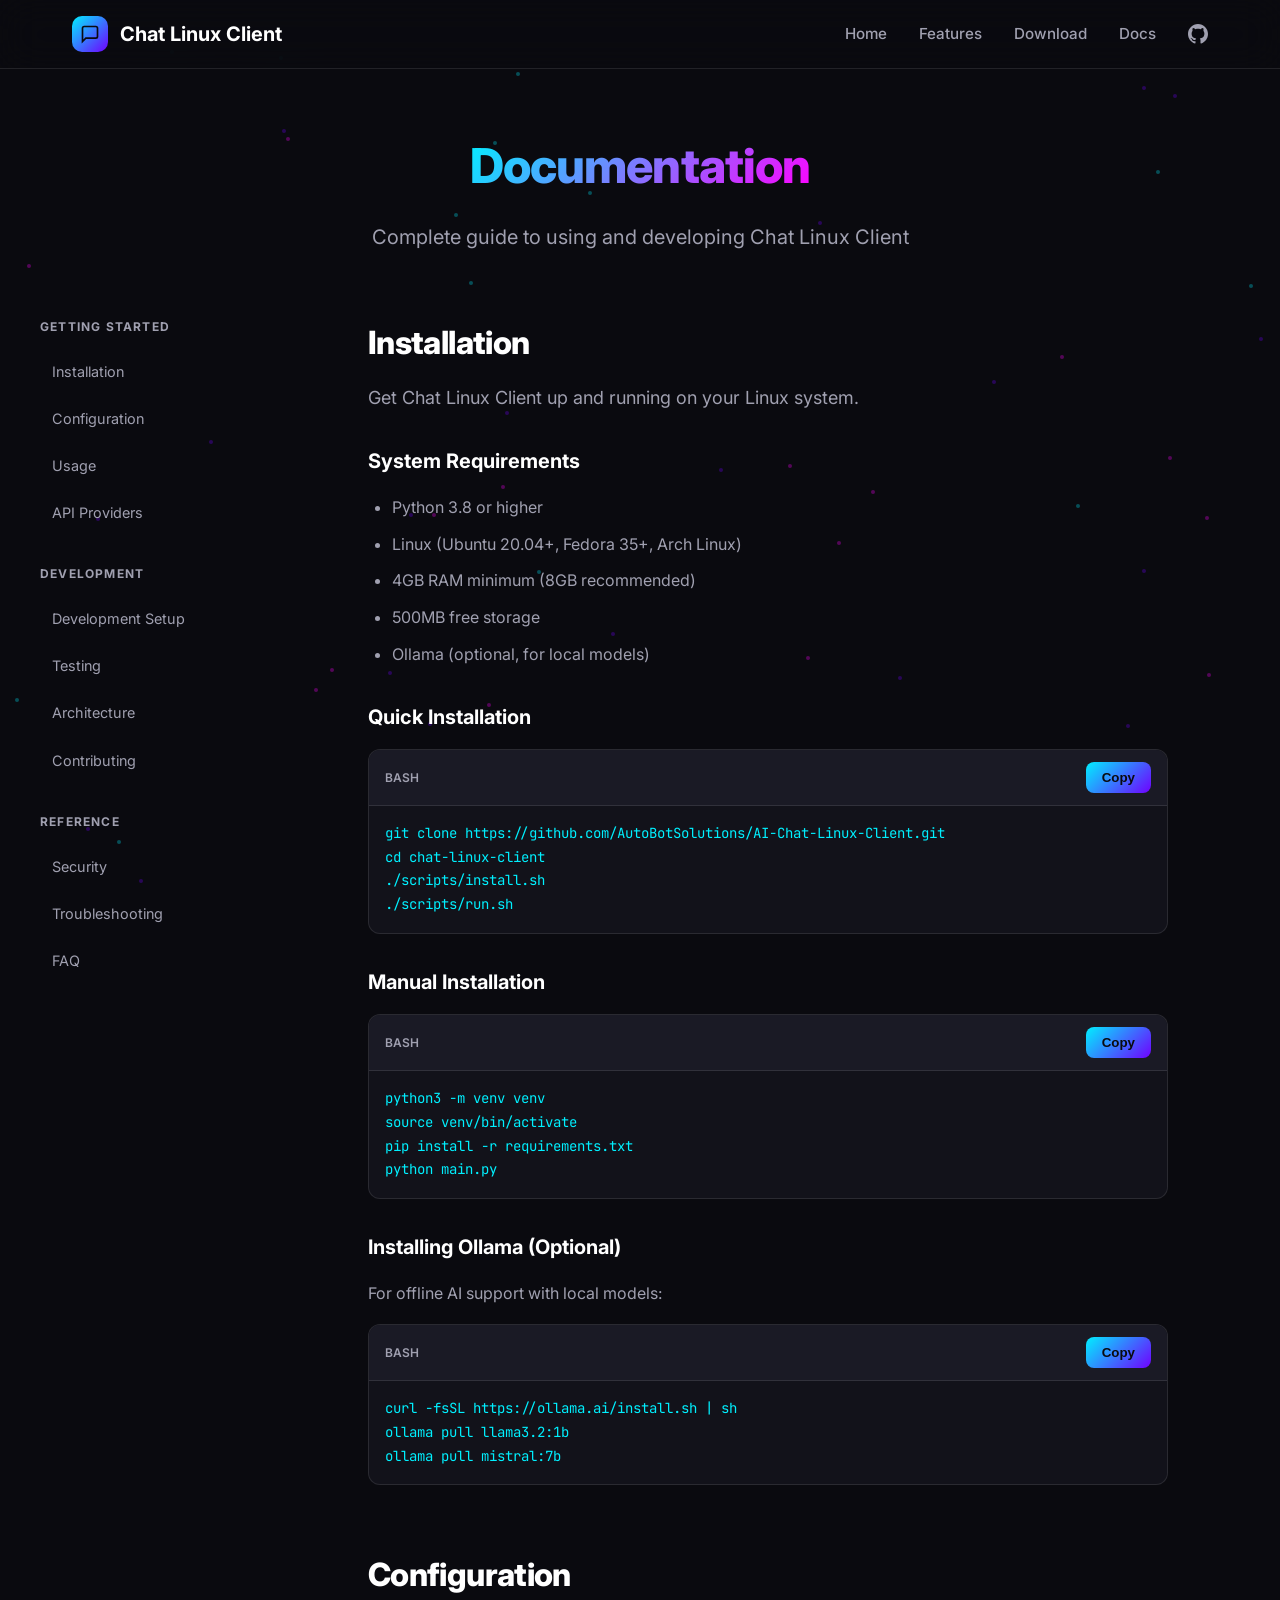
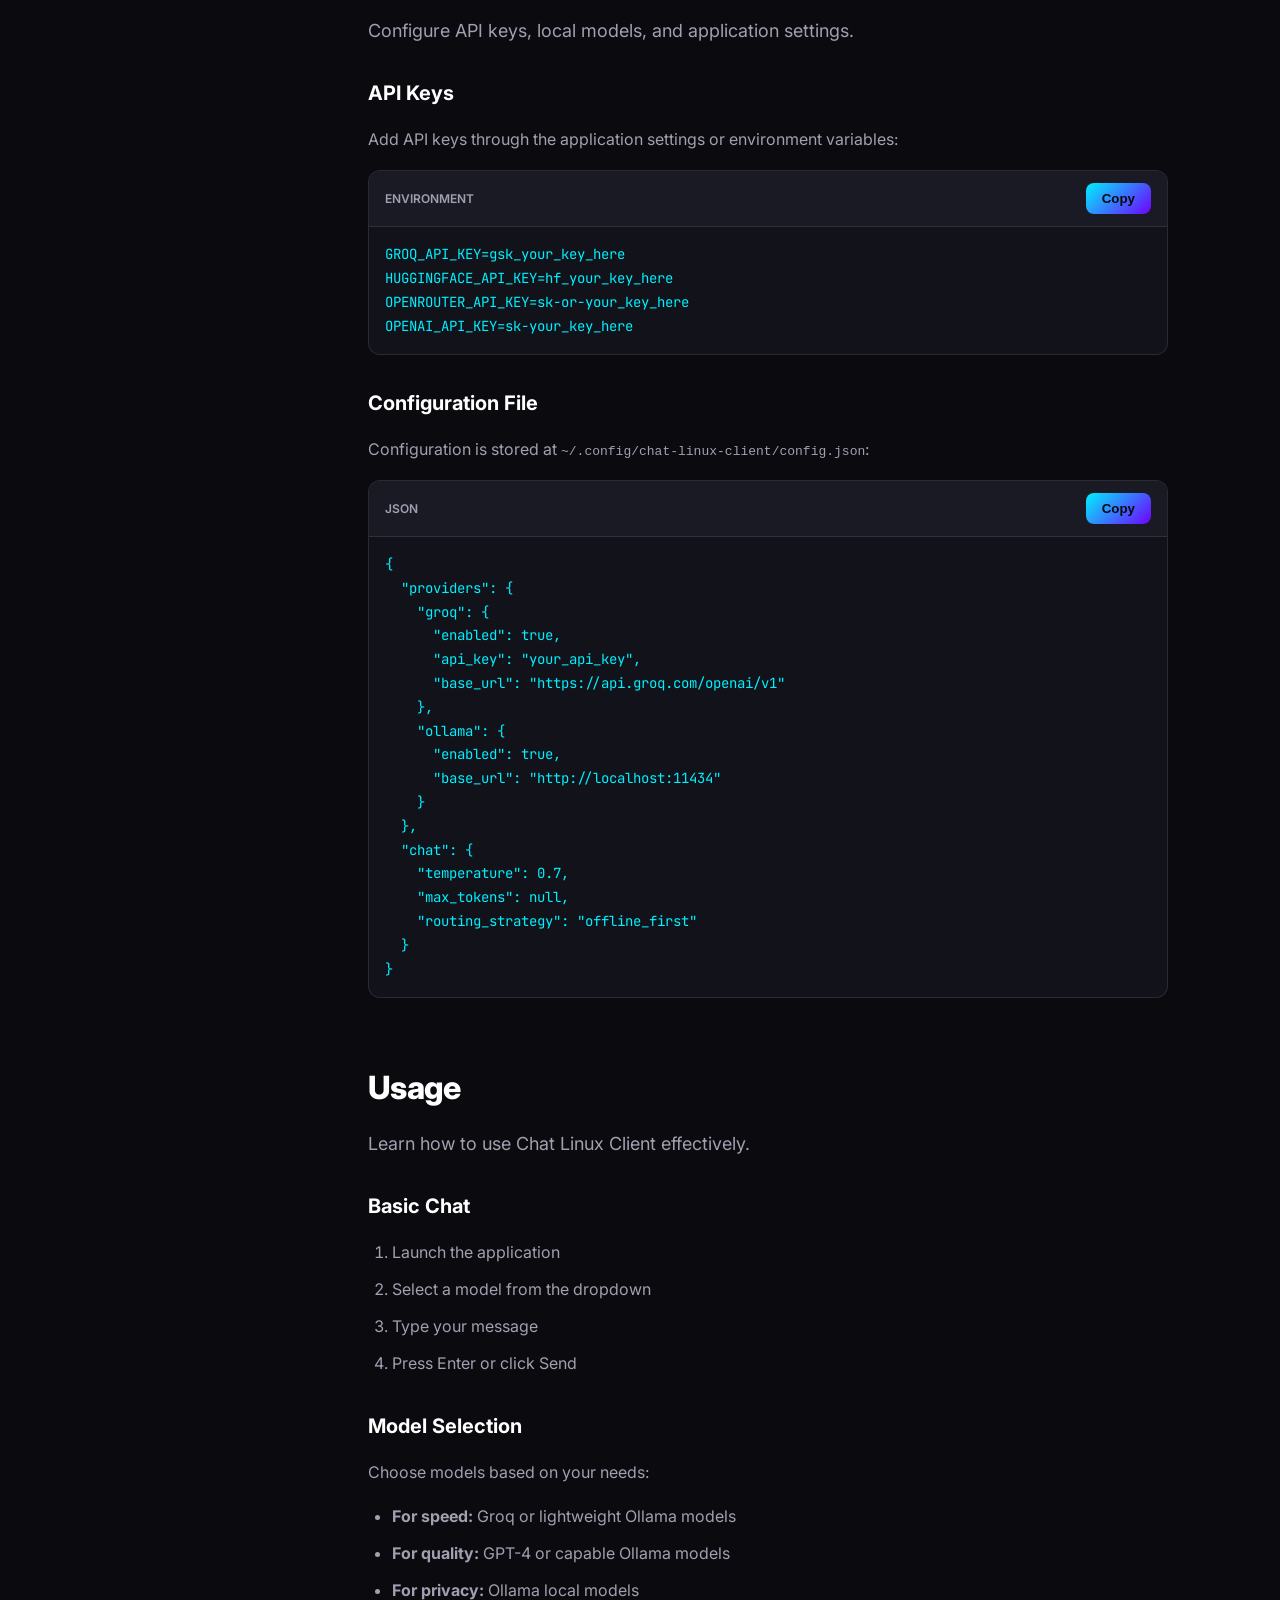
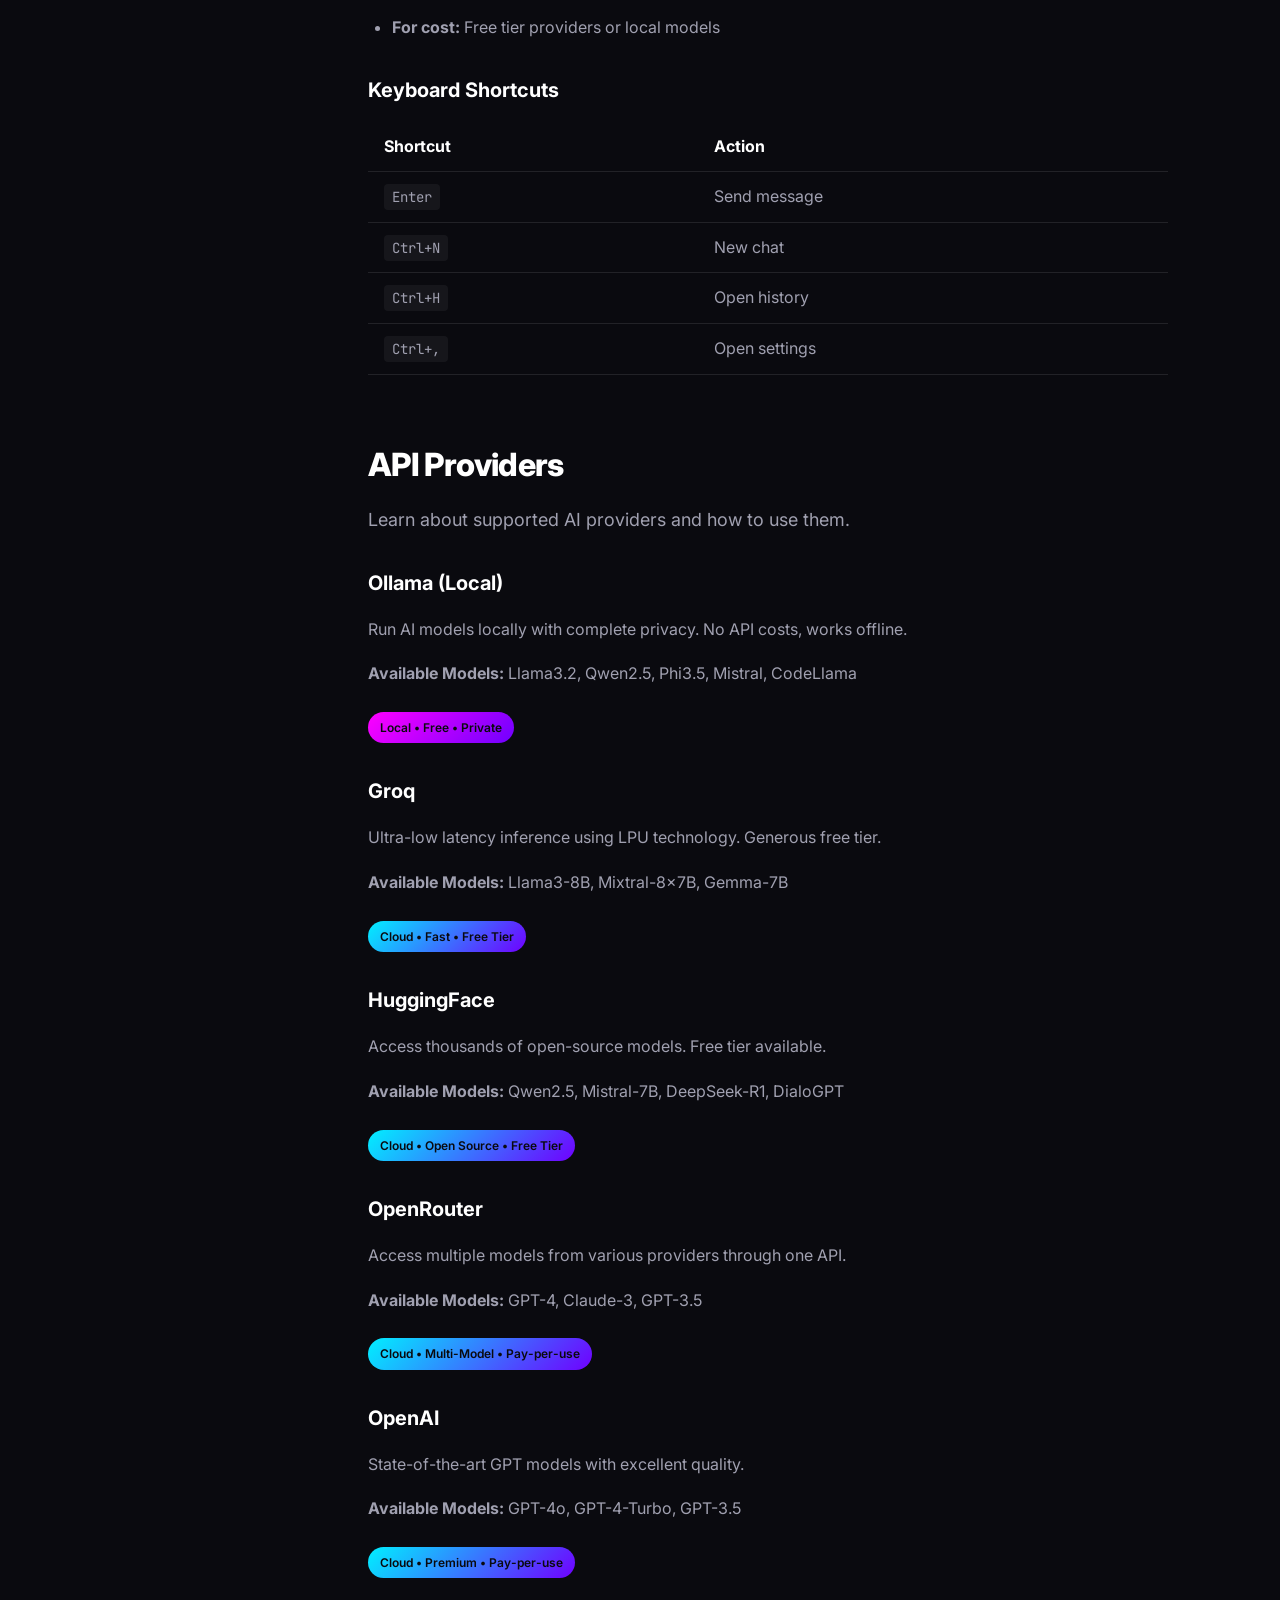
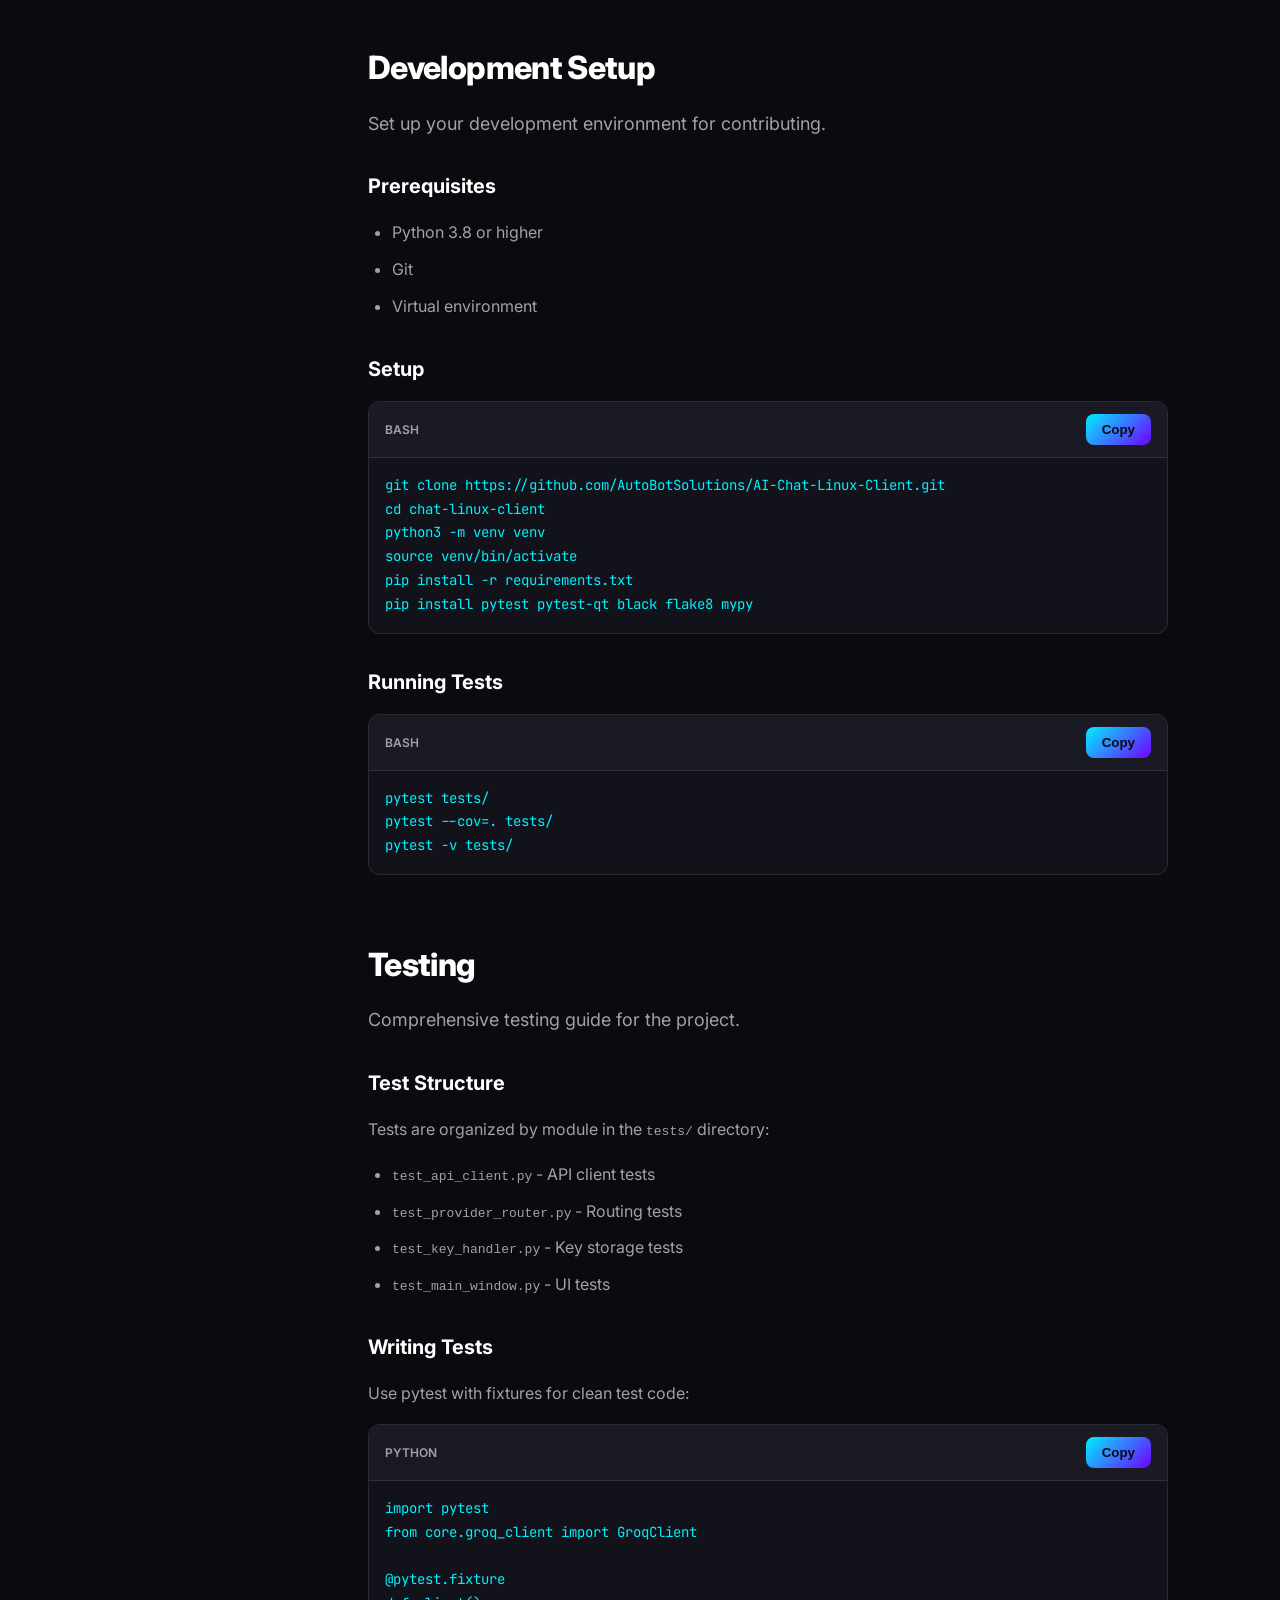
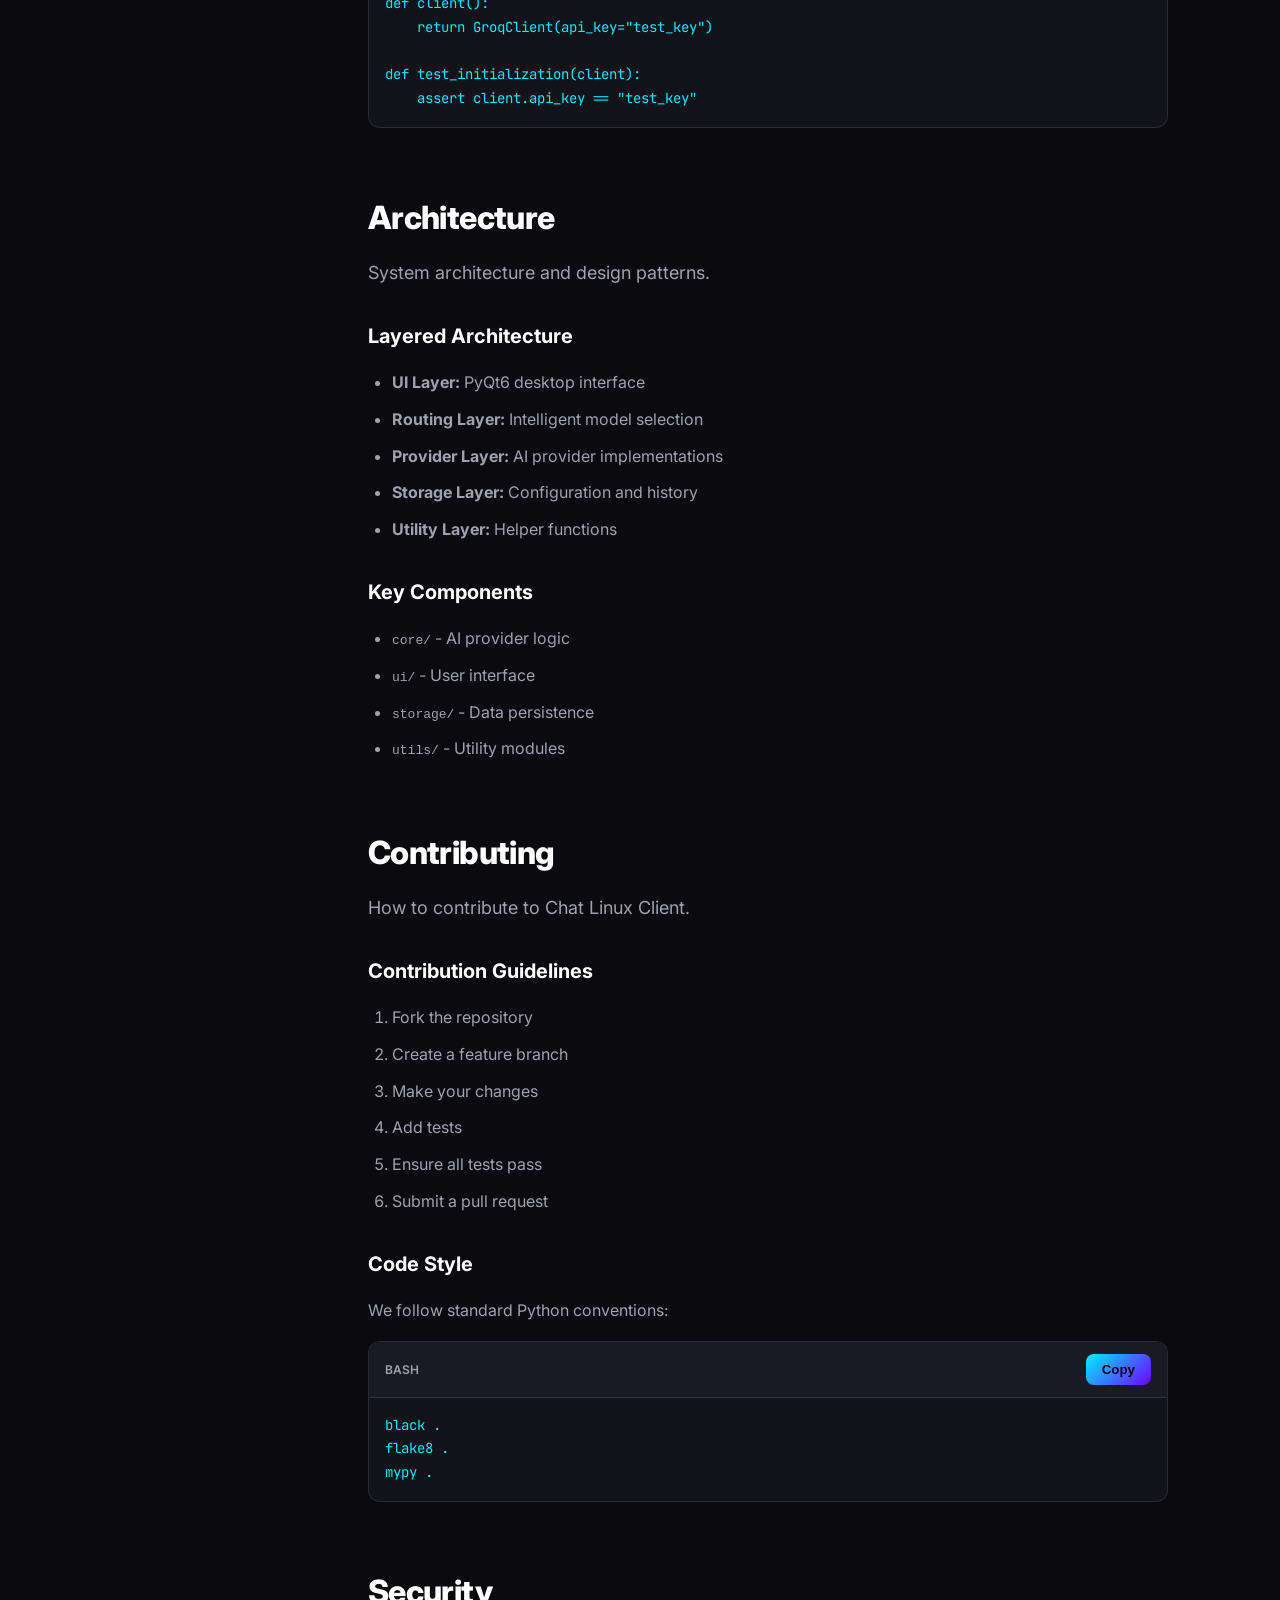
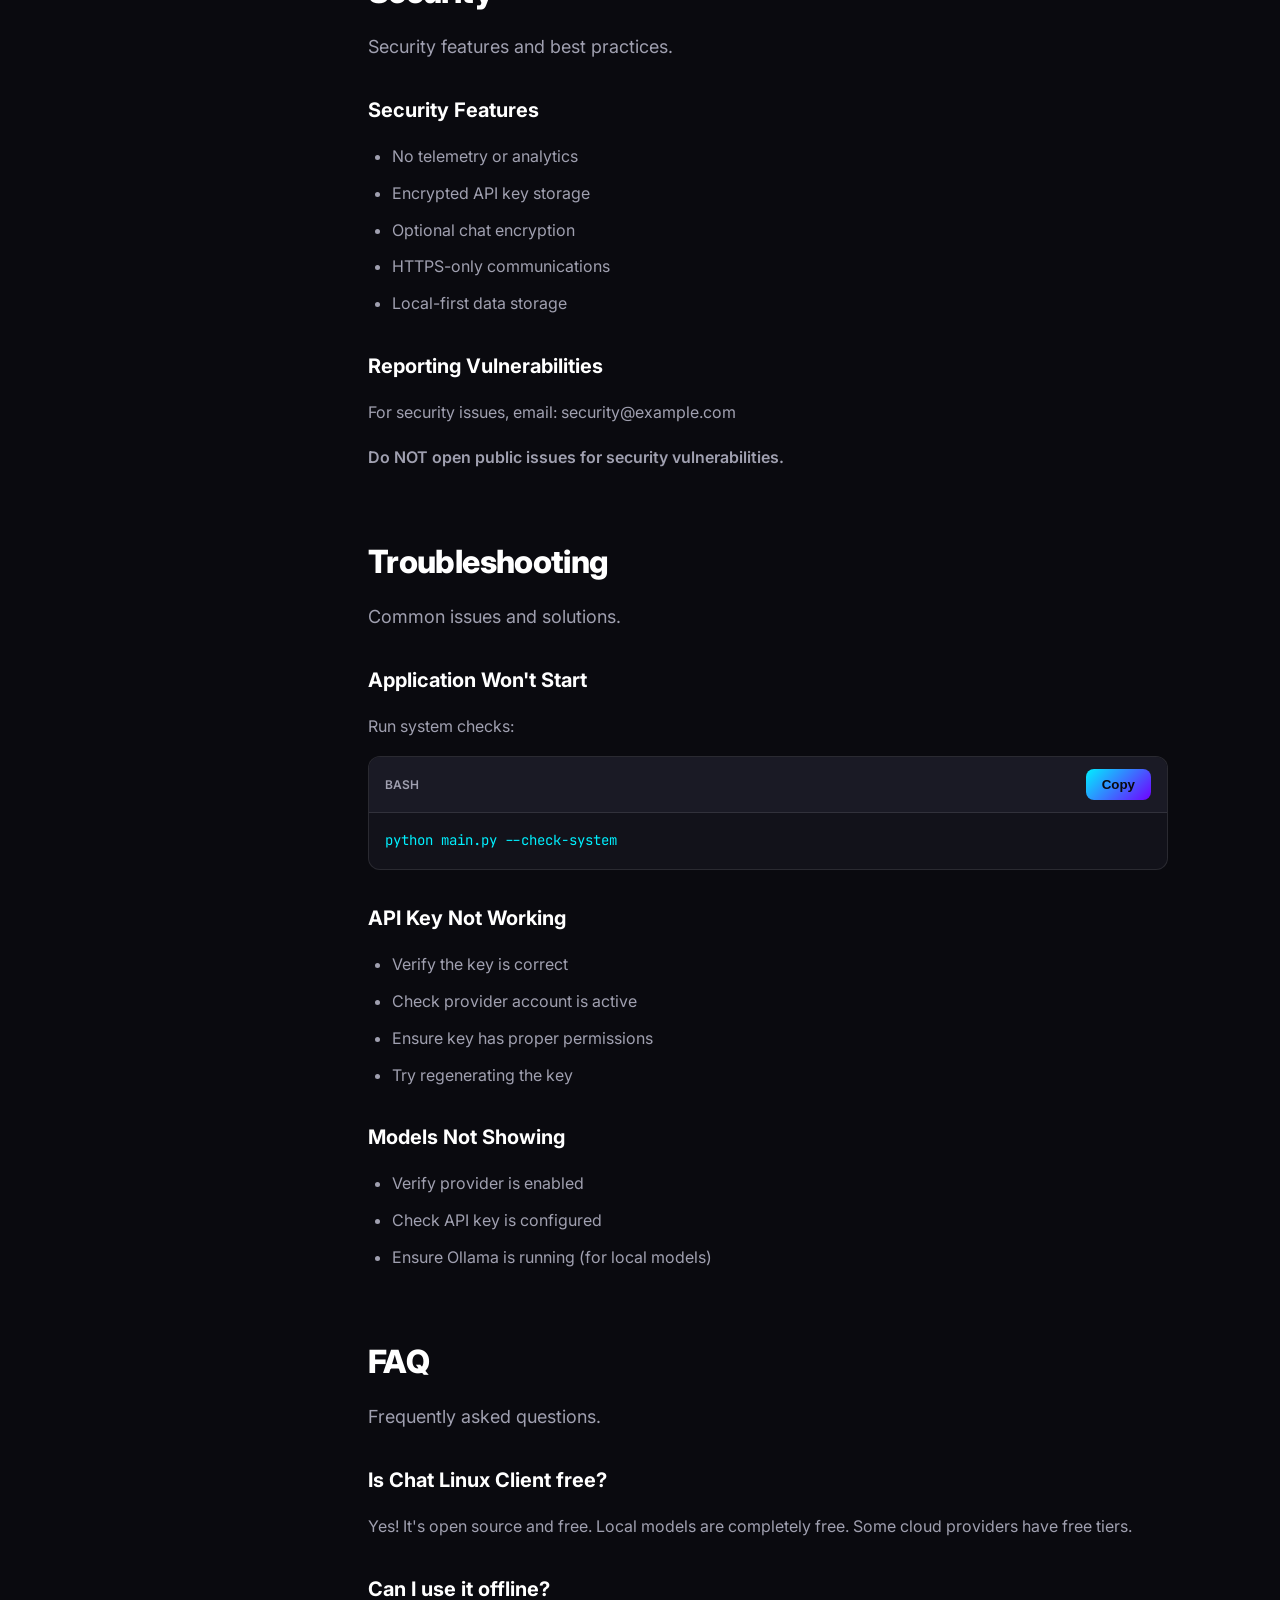
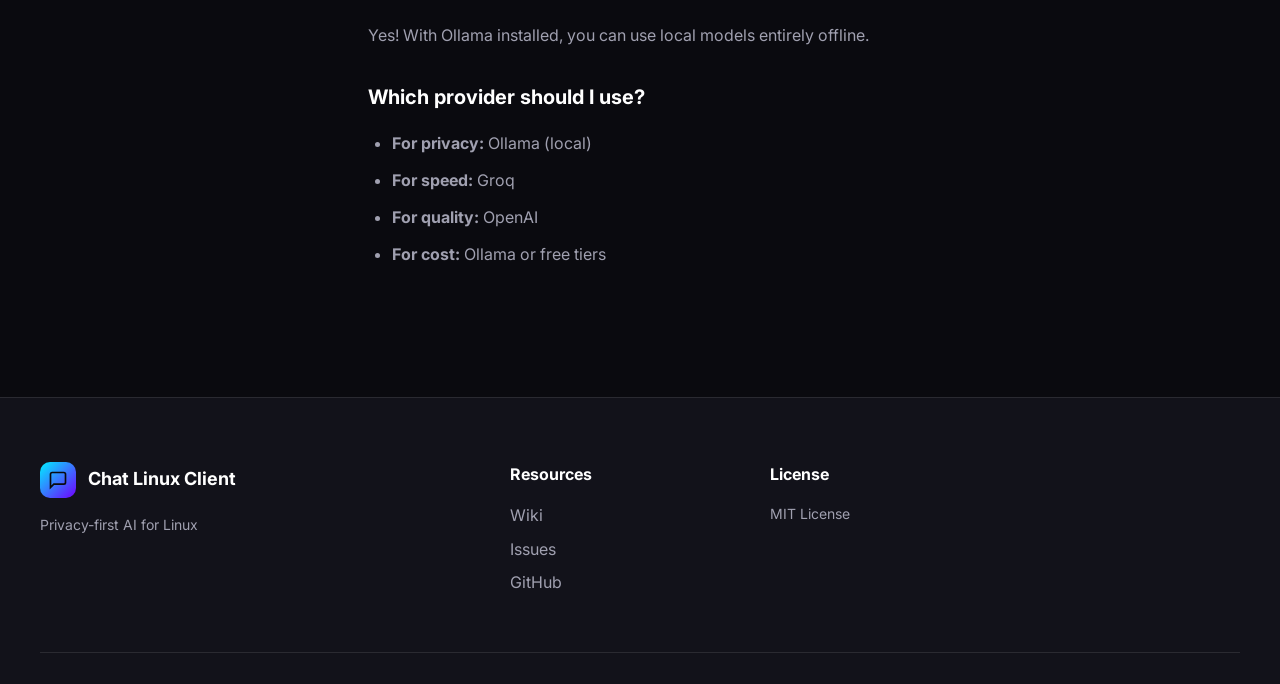
<file: pages/docs.html>
<!DOCTYPE html>
<html lang="en">
<head>
    <meta charset="UTF-8">
    <meta name="viewport" content="width=device-width, initial-scale=1.0">
    <title>Documentation - Chat Linux Client</title>
    <link rel="stylesheet" href="styles.css">
    <link rel="preconnect" href="https://fonts.googleapis.com">
    <link rel="preconnect" href="https://fonts.gstatic.com" crossorigin>
    <link href="https://fonts.googleapis.com/css2?family=Inter:wght@300;400;500;600;700;800&family=JetBrains+Mono:wght@400;500&display=swap" rel="stylesheet">
</head>
<body>
    <div class="particles" id="particles"></div>
    
    <nav class="navbar">
        <div class="nav-container">
            <div class="logo">
                <div class="logo-icon">
                    <svg viewBox="0 0 24 24" fill="none" stroke="currentColor" stroke-width="2">
                        <path d="M21 15a2 2 0 0 1-2 2H7l-4 4V5a2 2 0 0 1 2-2h14a2 2 0 0 1 2 2z"/>
                    </svg>
                </div>
                <span>Chat Linux Client</span>
            </div>
            <div class="nav-links">
                <a href="index.html" class="nav-link">Home</a>
                <a href="index.html#features" class="nav-link">Features</a>
                <a href="index.html#download" class="nav-link">Download</a>
                <a href="docs.html" class="nav-link active">Docs</a>
                <a href="https://github.com/AutoBotSolutions/AI-Chat-Linux-Client" class="nav-link github-link">
                    <svg viewBox="0 0 24 24" fill="currentColor">
                        <path d="M12 0c-6.626 0-12 5.373-12 12 0 5.302 3.438 9.8 8.207 11.387.599.111.793-.261.793-.577v-2.234c-3.338.726-4.033-1.416-4.033-1.416-.546-1.387-1.333-1.756-1.333-1.756-1.089-.745.083-.729.083-.729 1.205.084 1.839 1.237 1.839 1.237 1.07 1.834 2.807 1.304 3.492.997.107-.775.418-1.305.762-1.604-2.665-.305-5.467-1.334-5.467-5.931 0-1.311.469-2.381 1.236-3.221-.124-.303-.535-1.524.117-3.176 0 0 1.008-.322 3.301 1.23.957-.266 1.983-.399 3.003-.404 1.02.005 2.047.138 3.006.404 2.291-1.552 3.297-1.23 3.297-1.23.653 1.653.242 2.874.118 3.176.77.84 1.235 1.911 1.235 3.221 0 4.609-2.807 5.624-5.479 5.921.43.372.823 1.102.823 2.222v3.293c0 .319.192.694.801.576 4.765-1.589 8.199-6.086 8.199-11.386 0-6.627-5.373-12-12-12z"/>
                    </svg>
                </a>
            </div>
        </div>
    </nav>

    <section class="docs">
        <div class="container">
            <div class="docs-header">
                <h1 class="docs-title">
                    <span class="gradient-text">Documentation</span>
                </h1>
                <p class="docs-description">Complete guide to using and developing Chat Linux Client</p>
            </div>
            
            <div class="docs-layout">
                <aside class="docs-sidebar">
                    <nav class="docs-nav">
                        <div class="docs-nav-section">
                            <h3 class="docs-nav-title">Getting Started</h3>
                            <ul class="docs-nav-list">
                                <li><a href="#installation" class="docs-nav-link active">Installation</a></li>
                                <li><a href="#configuration" class="docs-nav-link">Configuration</a></li>
                                <li><a href="#usage" class="docs-nav-link">Usage</a></li>
                                <li><a href="#providers" class="docs-nav-link">API Providers</a></li>
                            </ul>
                        </div>
                        <div class="docs-nav-section">
                            <h3 class="docs-nav-title">Development</h3>
                            <ul class="docs-nav-list">
                                <li><a href="#development" class="docs-nav-link">Development Setup</a></li>
                                <li><a href="#testing" class="docs-nav-link">Testing</a></li>
                                <li><a href="#architecture" class="docs-nav-link">Architecture</a></li>
                                <li><a href="#contributing" class="docs-nav-link">Contributing</a></li>
                            </ul>
                        </div>
                        <div class="docs-nav-section">
                            <h3 class="docs-nav-title">Reference</h3>
                            <ul class="docs-nav-list">
                                <li><a href="#security" class="docs-nav-link">Security</a></li>
                                <li><a href="#troubleshooting" class="docs-nav-link">Troubleshooting</a></li>
                                <li><a href="#faq" class="docs-nav-link">FAQ</a></li>
                            </ul>
                        </div>
                    </nav>
                </aside>
                
                <main class="docs-content">
                    <article class="docs-section" id="installation">
                        <h2 class="docs-section-title">Installation</h2>
                        <p class="docs-intro">Get Chat Linux Client up and running on your Linux system.</p>
                        
                        <div class="docs-subsection">
                            <h3>System Requirements</h3>
                            <ul>
                                <li>Python 3.8 or higher</li>
                                <li>Linux (Ubuntu 20.04+, Fedora 35+, Arch Linux)</li>
                                <li>4GB RAM minimum (8GB recommended)</li>
                                <li>500MB free storage</li>
                                <li>Ollama (optional, for local models)</li>
                            </ul>
                        </div>
                        
                        <div class="docs-subsection">
                            <h3>Quick Installation</h3>
                            <div class="code-block">
                                <div class="code-header">
                                    <span>Bash</span>
                                    <button class="copy-btn" onclick="copyCode(this)">Copy</button>
                                </div>
                                <pre><code>git clone https://github.com/AutoBotSolutions/AI-Chat-Linux-Client.git
cd chat-linux-client
./scripts/install.sh
./scripts/run.sh</code></pre>
                            </div>
                        </div>
                        
                        <div class="docs-subsection">
                            <h3>Manual Installation</h3>
                            <div class="code-block">
                                <div class="code-header">
                                    <span>Bash</span>
                                    <button class="copy-btn" onclick="copyCode(this)">Copy</button>
                                </div>
                                <pre><code>python3 -m venv venv
source venv/bin/activate
pip install -r requirements.txt
python main.py</code></pre>
                            </div>
                        </div>
                        
                        <div class="docs-subsection">
                            <h3>Installing Ollama (Optional)</h3>
                            <p>For offline AI support with local models:</p>
                            <div class="code-block">
                                <div class="code-header">
                                    <span>Bash</span>
                                    <button class="copy-btn" onclick="copyCode(this)">Copy</button>
                                </div>
                                <pre><code>curl -fsSL https://ollama.ai/install.sh | sh
ollama pull llama3.2:1b
ollama pull mistral:7b</code></pre>
                            </div>
                        </div>
                    </article>
                    
                    <article class="docs-section" id="configuration">
                        <h2 class="docs-section-title">Configuration</h2>
                        <p class="docs-intro">Configure API keys, local models, and application settings.</p>
                        
                        <div class="docs-subsection">
                            <h3>API Keys</h3>
                            <p>Add API keys through the application settings or environment variables:</p>
                            <div class="code-block">
                                <div class="code-header">
                                    <span>Environment</span>
                                    <button class="copy-btn" onclick="copyCode(this)">Copy</button>
                                </div>
                                <pre><code>GROQ_API_KEY=gsk_your_key_here
HUGGINGFACE_API_KEY=hf_your_key_here
OPENROUTER_API_KEY=sk-or-your_key_here
OPENAI_API_KEY=sk-your_key_here</code></pre>
                            </div>
                        </div>
                        
                        <div class="docs-subsection">
                            <h3>Configuration File</h3>
                            <p>Configuration is stored at <code>~/.config/chat-linux-client/config.json</code>:</p>
                            <div class="code-block">
                                <div class="code-header">
                                    <span>JSON</span>
                                    <button class="copy-btn" onclick="copyCode(this)">Copy</button>
                                </div>
                                <pre><code>{
  "providers": {
    "groq": {
      "enabled": true,
      "api_key": "your_api_key",
      "base_url": "https://api.groq.com/openai/v1"
    },
    "ollama": {
      "enabled": true,
      "base_url": "http://localhost:11434"
    }
  },
  "chat": {
    "temperature": 0.7,
    "max_tokens": null,
    "routing_strategy": "offline_first"
  }
}</code></pre>
                            </div>
                        </div>
                    </article>
                    
                    <article class="docs-section" id="usage">
                        <h2 class="docs-section-title">Usage</h2>
                        <p class="docs-intro">Learn how to use Chat Linux Client effectively.</p>
                        
                        <div class="docs-subsection">
                            <h3>Basic Chat</h3>
                            <ol>
                                <li>Launch the application</li>
                                <li>Select a model from the dropdown</li>
                                <li>Type your message</li>
                                <li>Press Enter or click Send</li>
                            </ol>
                        </div>
                        
                        <div class="docs-subsection">
                            <h3>Model Selection</h3>
                            <p>Choose models based on your needs:</p>
                            <ul>
                                <li><strong>For speed:</strong> Groq or lightweight Ollama models</li>
                                <li><strong>For quality:</strong> GPT-4 or capable Ollama models</li>
                                <li><strong>For privacy:</strong> Ollama local models</li>
                                <li><strong>For cost:</strong> Free tier providers or local models</li>
                            </ul>
                        </div>
                        
                        <div class="docs-subsection">
                            <h3>Keyboard Shortcuts</h3>
                            <table class="docs-table">
                                <thead>
                                    <tr>
                                        <th>Shortcut</th>
                                        <th>Action</th>
                                    </tr>
                                </thead>
                                <tbody>
                                    <tr>
                                        <td><code>Enter</code></td>
                                        <td>Send message</td>
                                    </tr>
                                    <tr>
                                        <td><code>Ctrl+N</code></td>
                                        <td>New chat</td>
                                    </tr>
                                    <tr>
                                        <td><code>Ctrl+H</code></td>
                                        <td>Open history</td>
                                    </tr>
                                    <tr>
                                        <td><code>Ctrl+,</code></td>
                                        <td>Open settings</td>
                                    </tr>
                                </tbody>
                            </table>
                        </div>
                    </article>
                    
                    <article class="docs-section" id="providers">
                        <h2 class="docs-section-title">API Providers</h2>
                        <p class="docs-intro">Learn about supported AI providers and how to use them.</p>
                        
                        <div class="docs-subsection">
                            <h3>Ollama (Local)</h3>
                            <p>Run AI models locally with complete privacy. No API costs, works offline.</p>
                            <p><strong>Available Models:</strong> Llama3.2, Qwen2.5, Phi3.5, Mistral, CodeLlama</p>
                            <div class="provider-tag provider-local">Local • Free • Private</div>
                        </div>
                        
                        <div class="docs-subsection">
                            <h3>Groq</h3>
                            <p>Ultra-low latency inference using LPU technology. Generous free tier.</p>
                            <p><strong>Available Models:</strong> Llama3-8B, Mixtral-8x7B, Gemma-7B</p>
                            <div class="provider-tag">Cloud • Fast • Free Tier</div>
                        </div>
                        
                        <div class="docs-subsection">
                            <h3>HuggingFace</h3>
                            <p>Access thousands of open-source models. Free tier available.</p>
                            <p><strong>Available Models:</strong> Qwen2.5, Mistral-7B, DeepSeek-R1, DialoGPT</p>
                            <div class="provider-tag">Cloud • Open Source • Free Tier</div>
                        </div>
                        
                        <div class="docs-subsection">
                            <h3>OpenRouter</h3>
                            <p>Access multiple models from various providers through one API.</p>
                            <p><strong>Available Models:</strong> GPT-4, Claude-3, GPT-3.5</p>
                            <div class="provider-tag">Cloud • Multi-Model • Pay-per-use</div>
                        </div>
                        
                        <div class="docs-subsection">
                            <h3>OpenAI</h3>
                            <p>State-of-the-art GPT models with excellent quality.</p>
                            <p><strong>Available Models:</strong> GPT-4o, GPT-4-Turbo, GPT-3.5</p>
                            <div class="provider-tag">Cloud • Premium • Pay-per-use</div>
                        </div>
                    </article>
                    
                    <article class="docs-section" id="development">
                        <h2 class="docs-section-title">Development Setup</h2>
                        <p class="docs-intro">Set up your development environment for contributing.</p>
                        
                        <div class="docs-subsection">
                            <h3>Prerequisites</h3>
                            <ul>
                                <li>Python 3.8 or higher</li>
                                <li>Git</li>
                                <li>Virtual environment</li>
                            </ul>
                        </div>
                        
                        <div class="docs-subsection">
                            <h3>Setup</h3>
                            <div class="code-block">
                                <div class="code-header">
                                    <span>Bash</span>
                                    <button class="copy-btn" onclick="copyCode(this)">Copy</button>
                                </div>
                                <pre><code>git clone https://github.com/AutoBotSolutions/AI-Chat-Linux-Client.git
cd chat-linux-client
python3 -m venv venv
source venv/bin/activate
pip install -r requirements.txt
pip install pytest pytest-qt black flake8 mypy</code></pre>
                            </div>
                        </div>
                        
                        <div class="docs-subsection">
                            <h3>Running Tests</h3>
                            <div class="code-block">
                                <div class="code-header">
                                    <span>Bash</span>
                                    <button class="copy-btn" onclick="copyCode(this)">Copy</button>
                                </div>
                                <pre><code>pytest tests/
pytest --cov=. tests/
pytest -v tests/</code></pre>
                            </div>
                        </div>
                    </article>
                    
                    <article class="docs-section" id="testing">
                        <h2 class="docs-section-title">Testing</h2>
                        <p class="docs-intro">Comprehensive testing guide for the project.</p>
                        
                        <div class="docs-subsection">
                            <h3>Test Structure</h3>
                            <p>Tests are organized by module in the <code>tests/</code> directory:</p>
                            <ul>
                                <li><code>test_api_client.py</code> - API client tests</li>
                                <li><code>test_provider_router.py</code> - Routing tests</li>
                                <li><code>test_key_handler.py</code> - Key storage tests</li>
                                <li><code>test_main_window.py</code> - UI tests</li>
                            </ul>
                        </div>
                        
                        <div class="docs-subsection">
                            <h3>Writing Tests</h3>
                            <p>Use pytest with fixtures for clean test code:</p>
                            <div class="code-block">
                                <div class="code-header">
                                    <span>Python</span>
                                    <button class="copy-btn" onclick="copyCode(this)">Copy</button>
                                </div>
                                <pre><code>import pytest
from core.groq_client import GroqClient

@pytest.fixture
def client():
    return GroqClient(api_key="test_key")

def test_initialization(client):
    assert client.api_key == "test_key"</code></pre>
                            </div>
                        </div>
                    </article>
                    
                    <article class="docs-section" id="architecture">
                        <h2 class="docs-section-title">Architecture</h2>
                        <p class="docs-intro">System architecture and design patterns.</p>
                        
                        <div class="docs-subsection">
                            <h3>Layered Architecture</h3>
                            <ul>
                                <li><strong>UI Layer:</strong> PyQt6 desktop interface</li>
                                <li><strong>Routing Layer:</strong> Intelligent model selection</li>
                                <li><strong>Provider Layer:</strong> AI provider implementations</li>
                                <li><strong>Storage Layer:</strong> Configuration and history</li>
                                <li><strong>Utility Layer:</strong> Helper functions</li>
                            </ul>
                        </div>
                        
                        <div class="docs-subsection">
                            <h3>Key Components</h3>
                            <ul>
                                <li><code>core/</code> - AI provider logic</li>
                                <li><code>ui/</code> - User interface</li>
                                <li><code>storage/</code> - Data persistence</li>
                                <li><code>utils/</code> - Utility modules</li>
                            </ul>
                        </div>
                    </article>
                    
                    <article class="docs-section" id="contributing">
                        <h2 class="docs-section-title">Contributing</h2>
                        <p class="docs-intro">How to contribute to Chat Linux Client.</p>
                        
                        <div class="docs-subsection">
                            <h3>Contribution Guidelines</h3>
                            <ol>
                                <li>Fork the repository</li>
                                <li>Create a feature branch</li>
                                <li>Make your changes</li>
                                <li>Add tests</li>
                                <li>Ensure all tests pass</li>
                                <li>Submit a pull request</li>
                            </ol>
                        </div>
                        
                        <div class="docs-subsection">
                            <h3>Code Style</h3>
                            <p>We follow standard Python conventions:</p>
                            <div class="code-block">
                                <div class="code-header">
                                    <span>Bash</span>
                                    <button class="copy-btn" onclick="copyCode(this)">Copy</button>
                                </div>
                                <pre><code>black .
flake8 .
mypy .</code></pre>
                            </div>
                        </div>
                    </article>
                    
                    <article class="docs-section" id="security">
                        <h2 class="docs-section-title">Security</h2>
                        <p class="docs-intro">Security features and best practices.</p>
                        
                        <div class="docs-subsection">
                            <h3>Security Features</h3>
                            <ul>
                                <li>No telemetry or analytics</li>
                                <li>Encrypted API key storage</li>
                                <li>Optional chat encryption</li>
                                <li>HTTPS-only communications</li>
                                <li>Local-first data storage</li>
                            </ul>
                        </div>
                        
                        <div class="docs-subsection">
                            <h3>Reporting Vulnerabilities</h3>
                            <p>For security issues, email: security@example.com</p>
                            <p class="warning">Do NOT open public issues for security vulnerabilities.</p>
                        </div>
                    </article>
                    
                    <article class="docs-section" id="troubleshooting">
                        <h2 class="docs-section-title">Troubleshooting</h2>
                        <p class="docs-intro">Common issues and solutions.</p>
                        
                        <div class="docs-subsection">
                            <h3>Application Won't Start</h3>
                            <p>Run system checks:</p>
                            <div class="code-block">
                                <div class="code-header">
                                    <span>Bash</span>
                                    <button class="copy-btn" onclick="copyCode(this)">Copy</button>
                                </div>
                                <pre><code>python main.py --check-system</code></pre>
                            </div>
                        </div>
                        
                        <div class="docs-subsection">
                            <h3>API Key Not Working</h3>
                            <ul>
                                <li>Verify the key is correct</li>
                                <li>Check provider account is active</li>
                                <li>Ensure key has proper permissions</li>
                                <li>Try regenerating the key</li>
                            </ul>
                        </div>
                        
                        <div class="docs-subsection">
                            <h3>Models Not Showing</h3>
                            <ul>
                                <li>Verify provider is enabled</li>
                                <li>Check API key is configured</li>
                                <li>Ensure Ollama is running (for local models)</li>
                            </ul>
                        </div>
                    </article>
                    
                    <article class="docs-section" id="faq">
                        <h2 class="docs-section-title">FAQ</h2>
                        <p class="docs-intro">Frequently asked questions.</p>
                        
                        <div class="docs-subsection">
                            <h3>Is Chat Linux Client free?</h3>
                            <p>Yes! It's open source and free. Local models are completely free. Some cloud providers have free tiers.</p>
                        </div>
                        
                        <div class="docs-subsection">
                            <h3>Can I use it offline?</h3>
                            <p>Yes! With Ollama installed, you can use local models entirely offline.</p>
                        </div>
                        
                        <div class="docs-subsection">
                            <h3>Which provider should I use?</h3>
                            <ul>
                                <li><strong>For privacy:</strong> Ollama (local)</li>
                                <li><strong>For speed:</strong> Groq</li>
                                <li><strong>For quality:</strong> OpenAI</li>
                                <li><strong>For cost:</strong> Ollama or free tiers</li>
                            </ul>
                        </div>
                    </article>
                </main>
            </div>
        </div>
    </section>

    <footer class="footer">
        <div class="container">
            <div class="footer-content">
                <div class="footer-section">
                    <div class="footer-logo">
                        <div class="logo-icon">
                            <svg viewBox="0 0 24 24" fill="none" stroke="currentColor" stroke-width="2">
                                <path d="M21 15a2 2 0 0 1-2 2H7l-4 4V5a2 2 0 0 1 2-2h14a2 2 0 0 1 2 2z"/>
                            </svg>
                        </div>
                        <span>Chat Linux Client</span>
                    </div>
                    <p class="footer-description">Privacy-first AI for Linux</p>
                </div>
                <div class="footer-section">
                    <h4 class="footer-title">Resources</h4>
                    <a href="https://github.com/AutoBotSolutions/AI-Chat-Linux-Client/wiki" class="footer-link">Wiki</a>
                    <a href="https://github.com/AutoBotSolutions/AI-Chat-Linux-Client/issues" class="footer-link">Issues</a>
                    <a href="https://github.com/AutoBotSolutions/AI-Chat-Linux-Client" class="footer-link">GitHub</a>
                </div>
                <div class="footer-section">
                    <h4 class="footer-title">License</h4>
                    <p class="footer-license">MIT License</p>
                </div>
            </div>
            <div class="footer-bottom">
                <p>&copy; 2026 Chat Linux Client. Open source under MIT License.</p>
            </div>
        </div>
    </footer>

    <script src="script.js"></script>
    <script>
        function copyCode(button) {
            const codeBlock = button.parentElement.nextElementSibling;
            const code = codeBlock.querySelector('code').textContent;
            
            navigator.clipboard.writeText(code).then(() => {
                const originalText = button.textContent;
                button.textContent = 'Copied!';
                button.style.background = 'linear-gradient(135deg, #28c840 0%, #00f0ff 100%)';
                
                setTimeout(() => {
                    button.textContent = originalText;
                    button.style.background = '';
                }, 2000);
            });
        }
        
        // Active nav link highlighting
        const navLinks = document.querySelectorAll('.docs-nav-link');
        const sections = document.querySelectorAll('.docs-section');
        
        window.addEventListener('scroll', () => {
            let current = '';
            sections.forEach(section => {
                const sectionTop = section.offsetTop;
                if (pageYOffset >= sectionTop - 200) {
                    current = section.getAttribute('id');
                }
            });
            
            navLinks.forEach(link => {
                link.classList.remove('active');
                if (link.getAttribute('href') === '#' + current) {
                    link.classList.add('active');
                }
            });
        });
    </script>
</body>
</html>
</file>
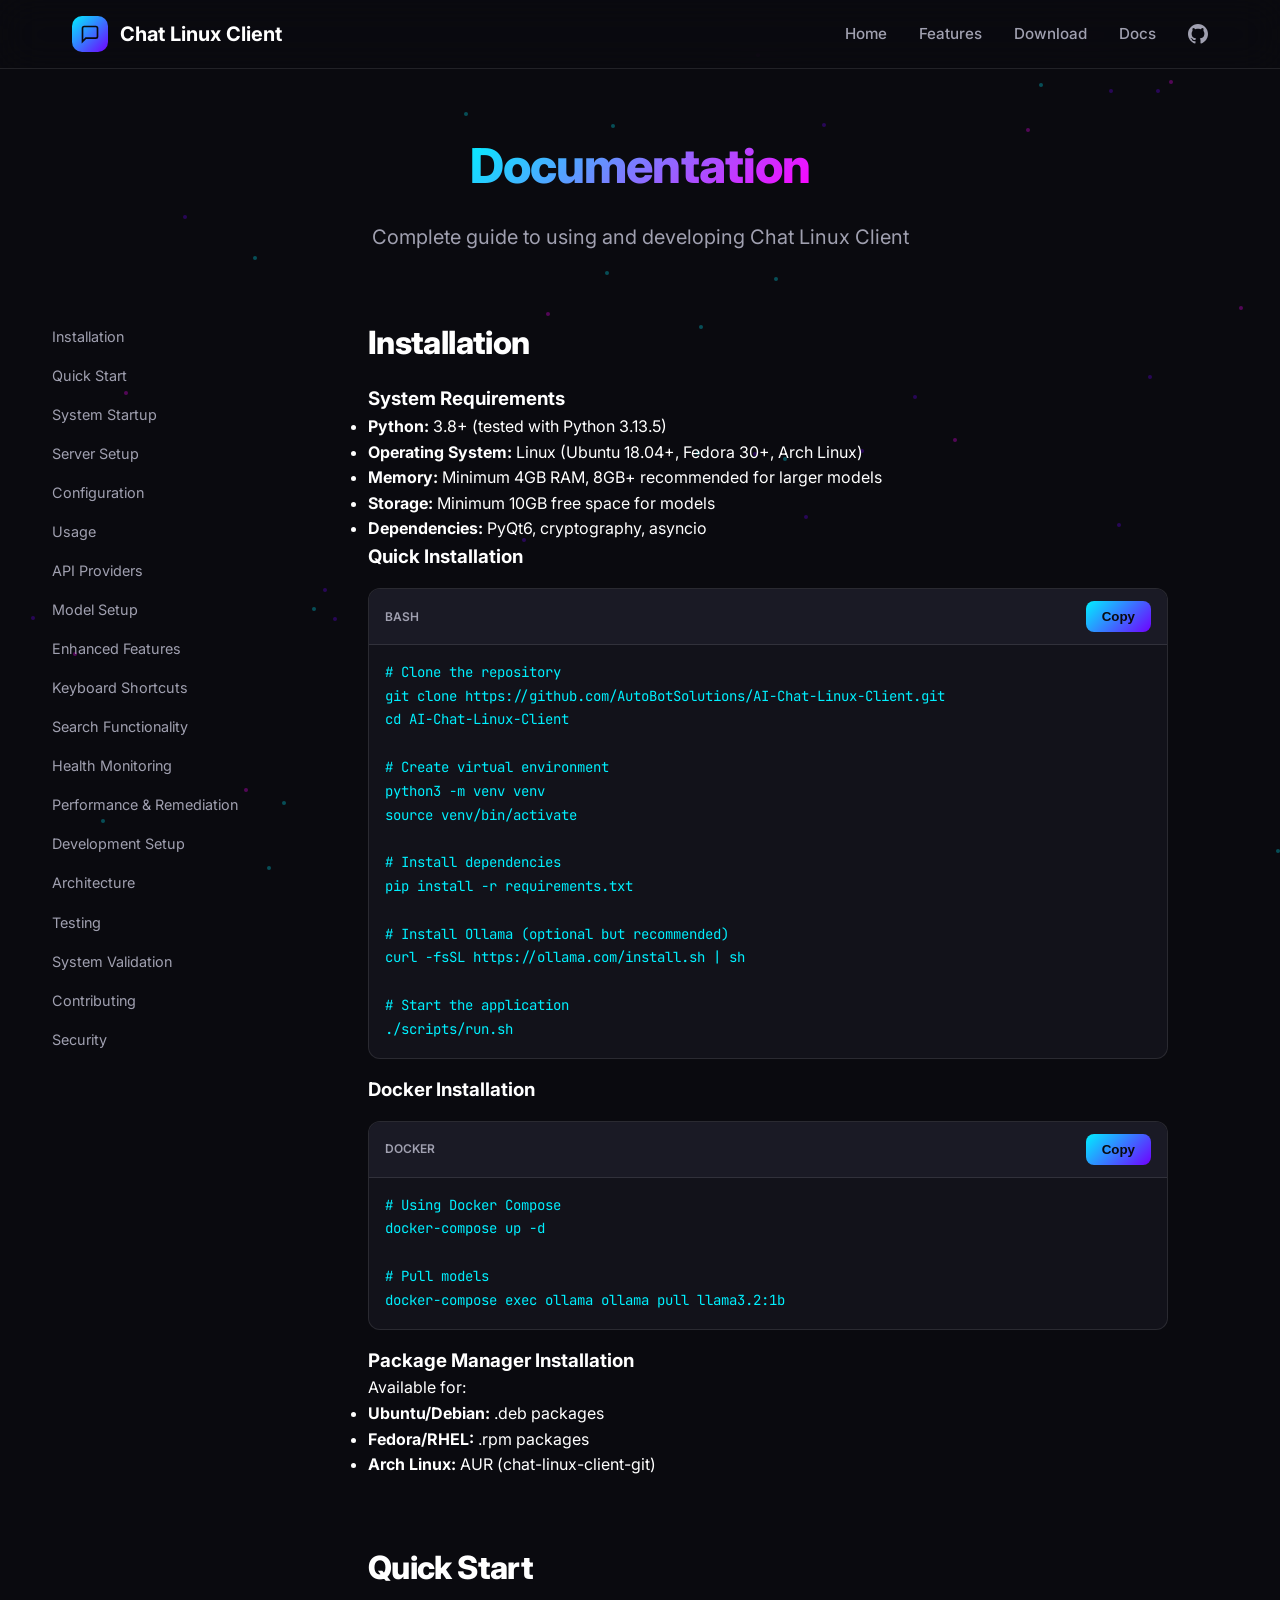
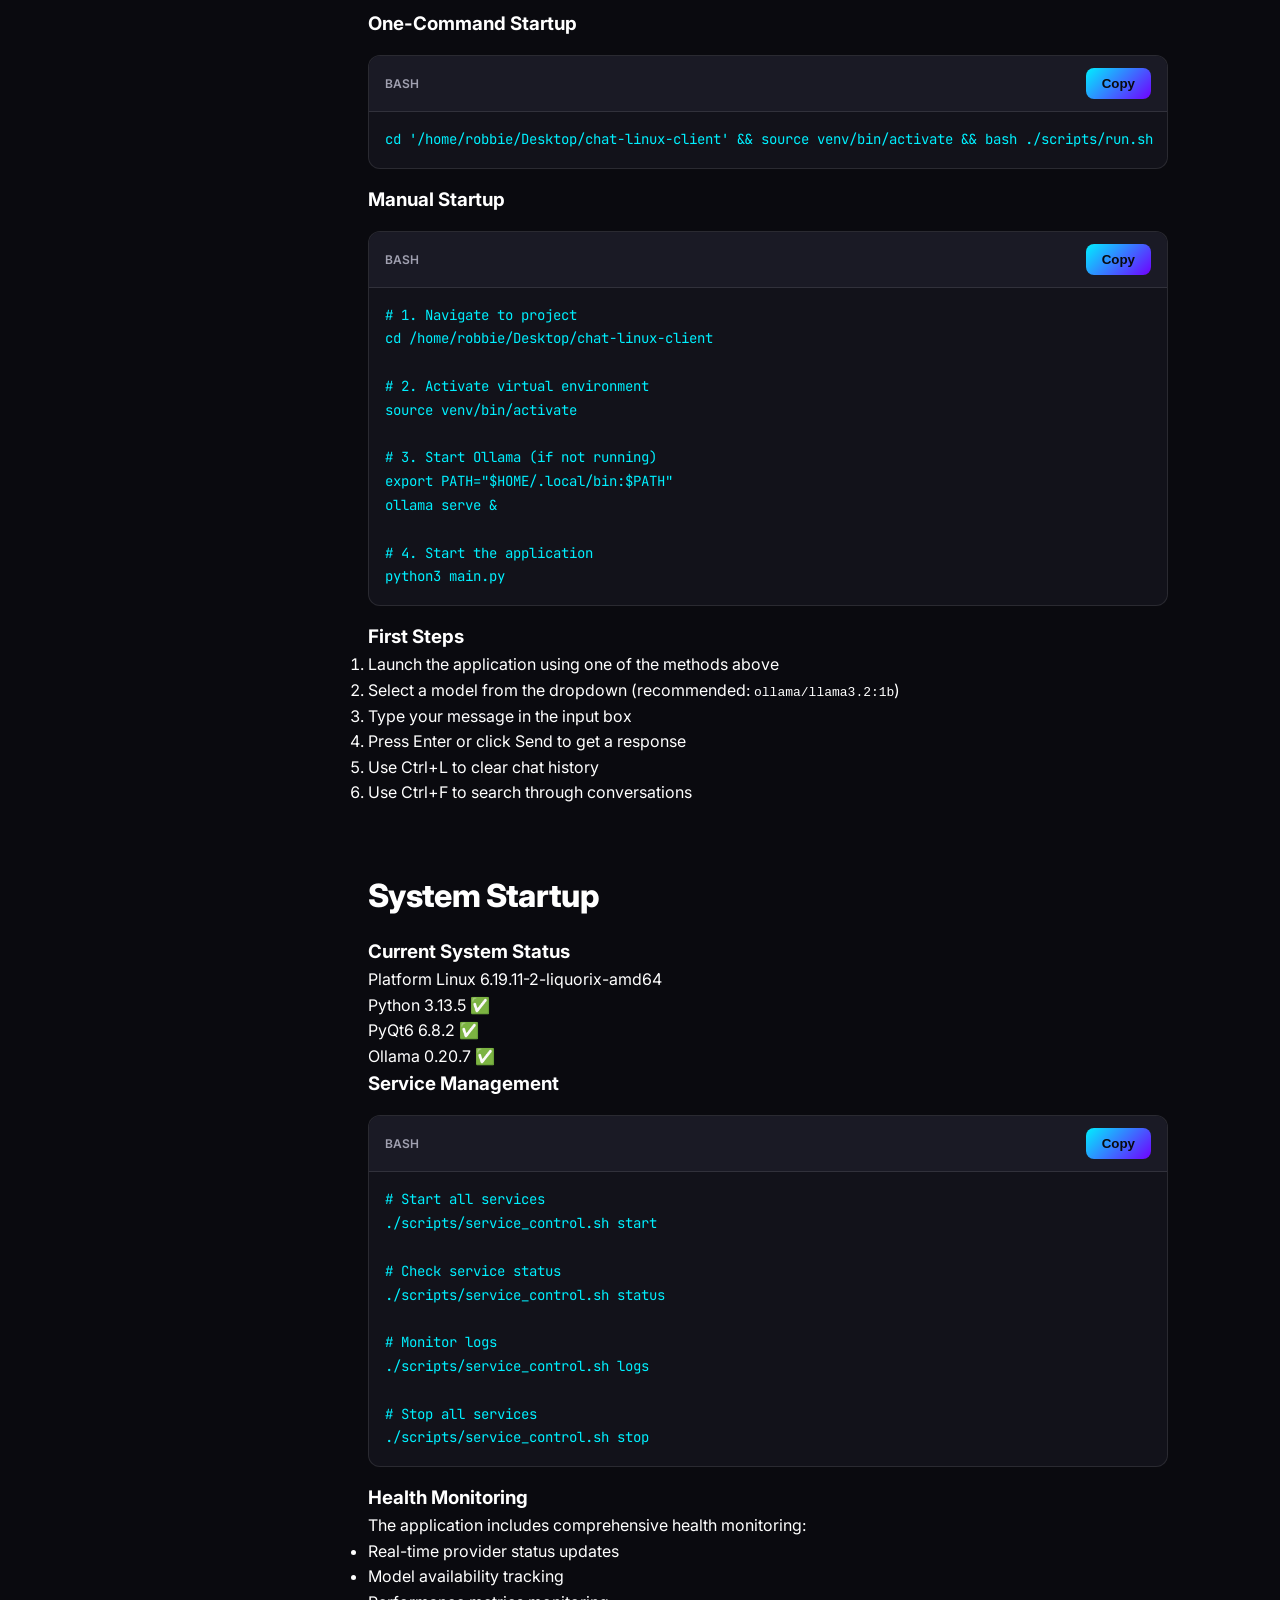
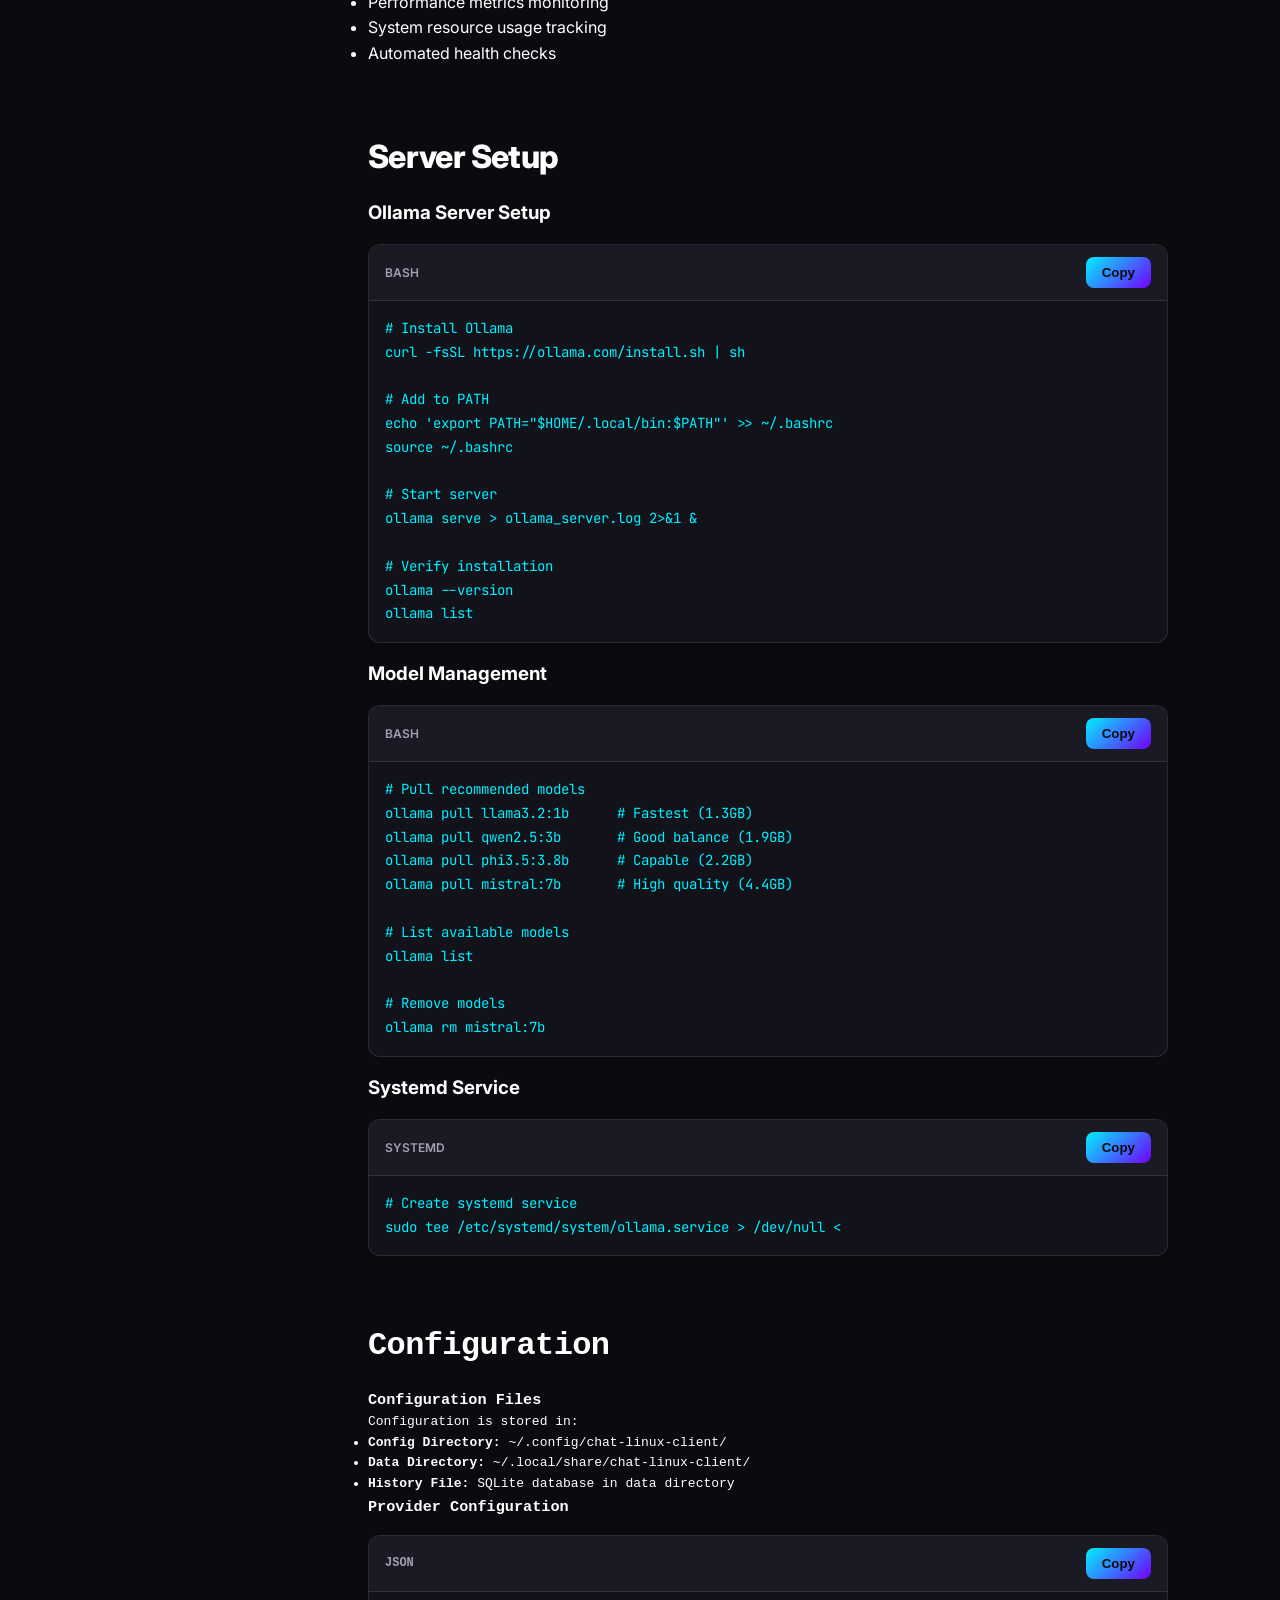
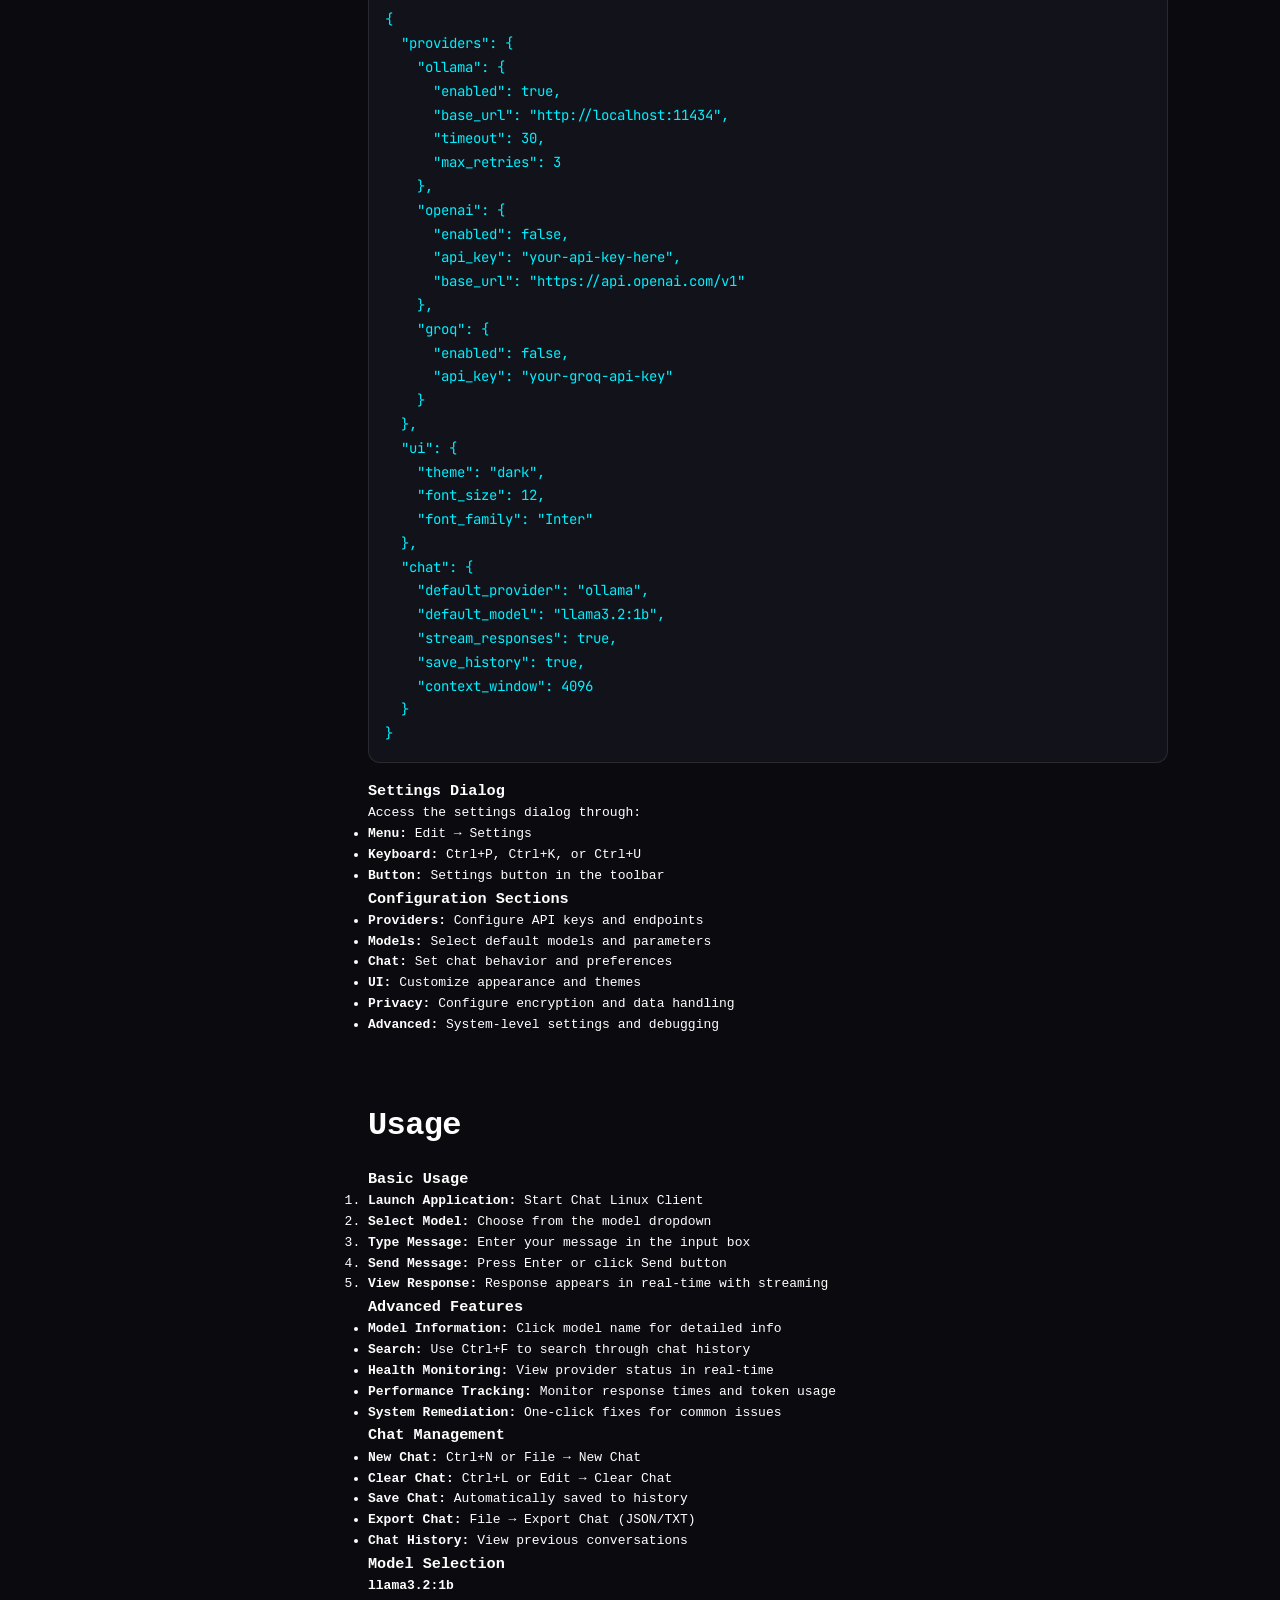
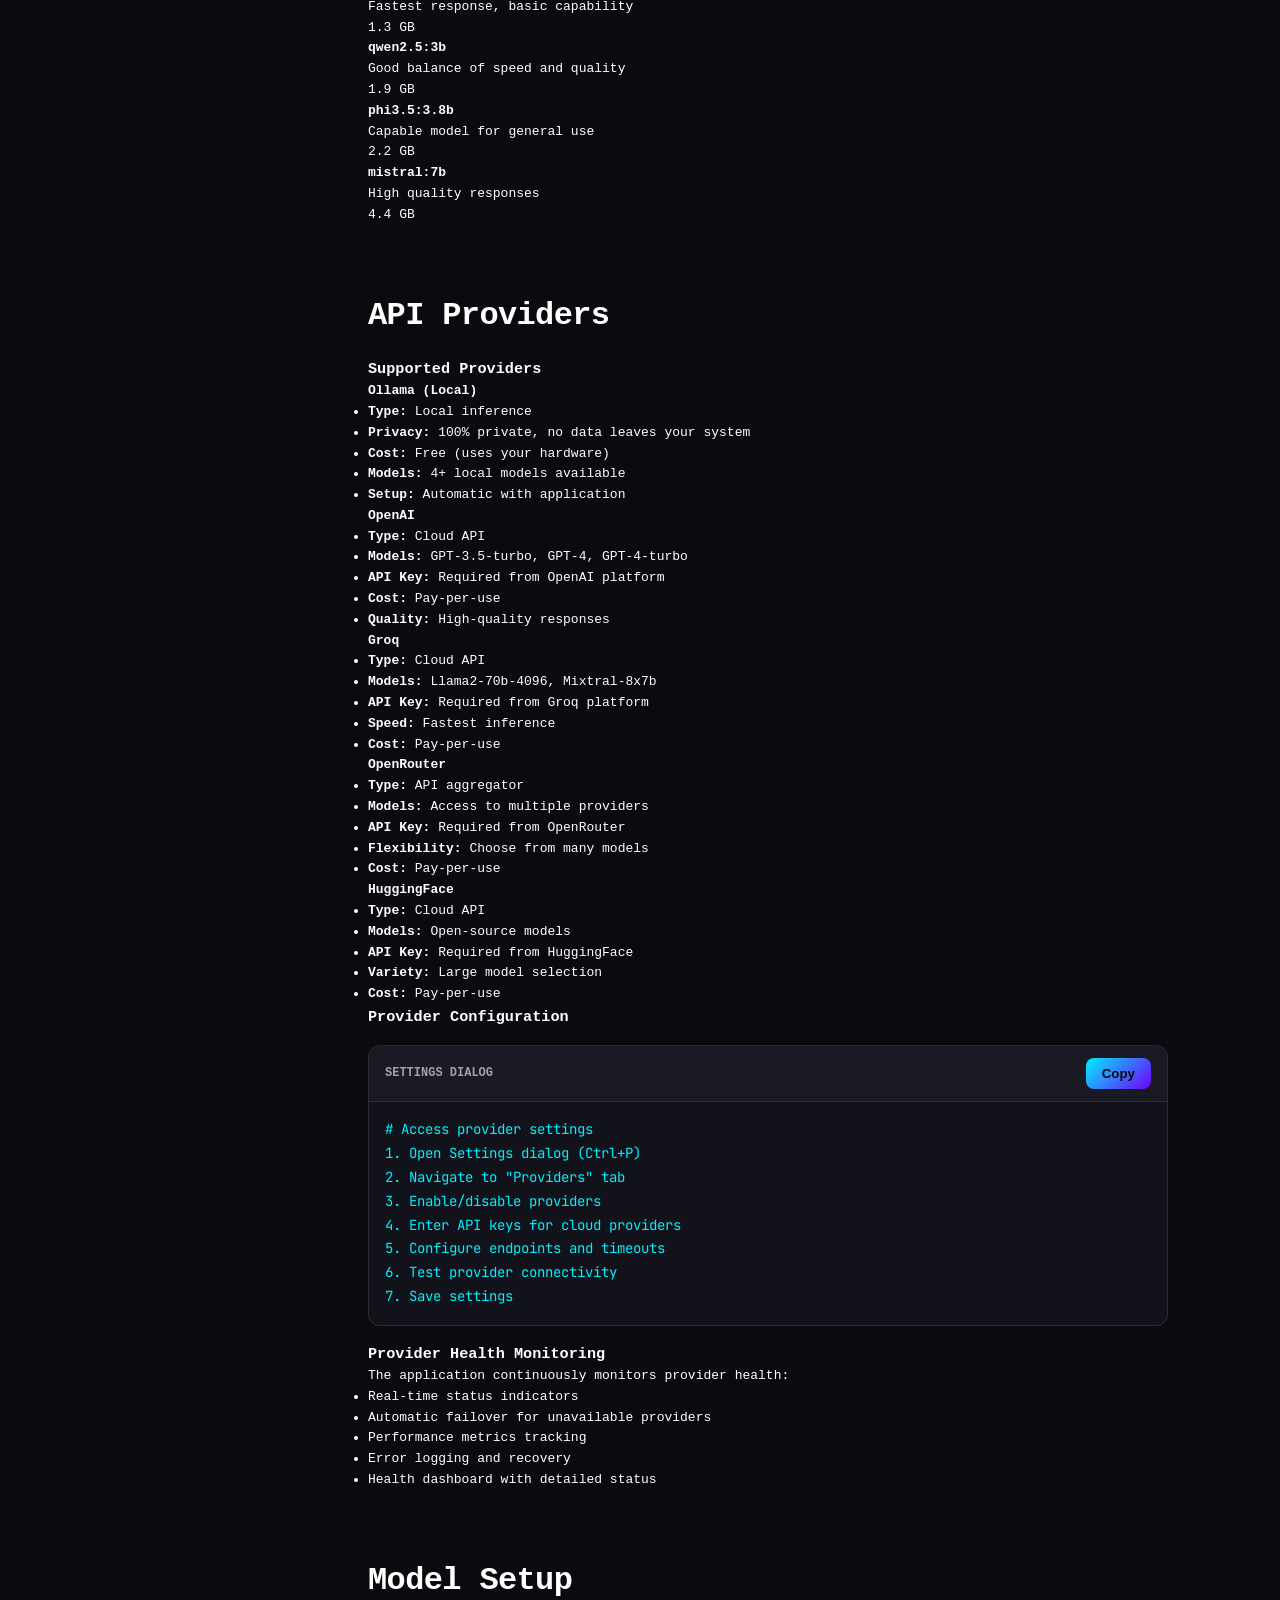
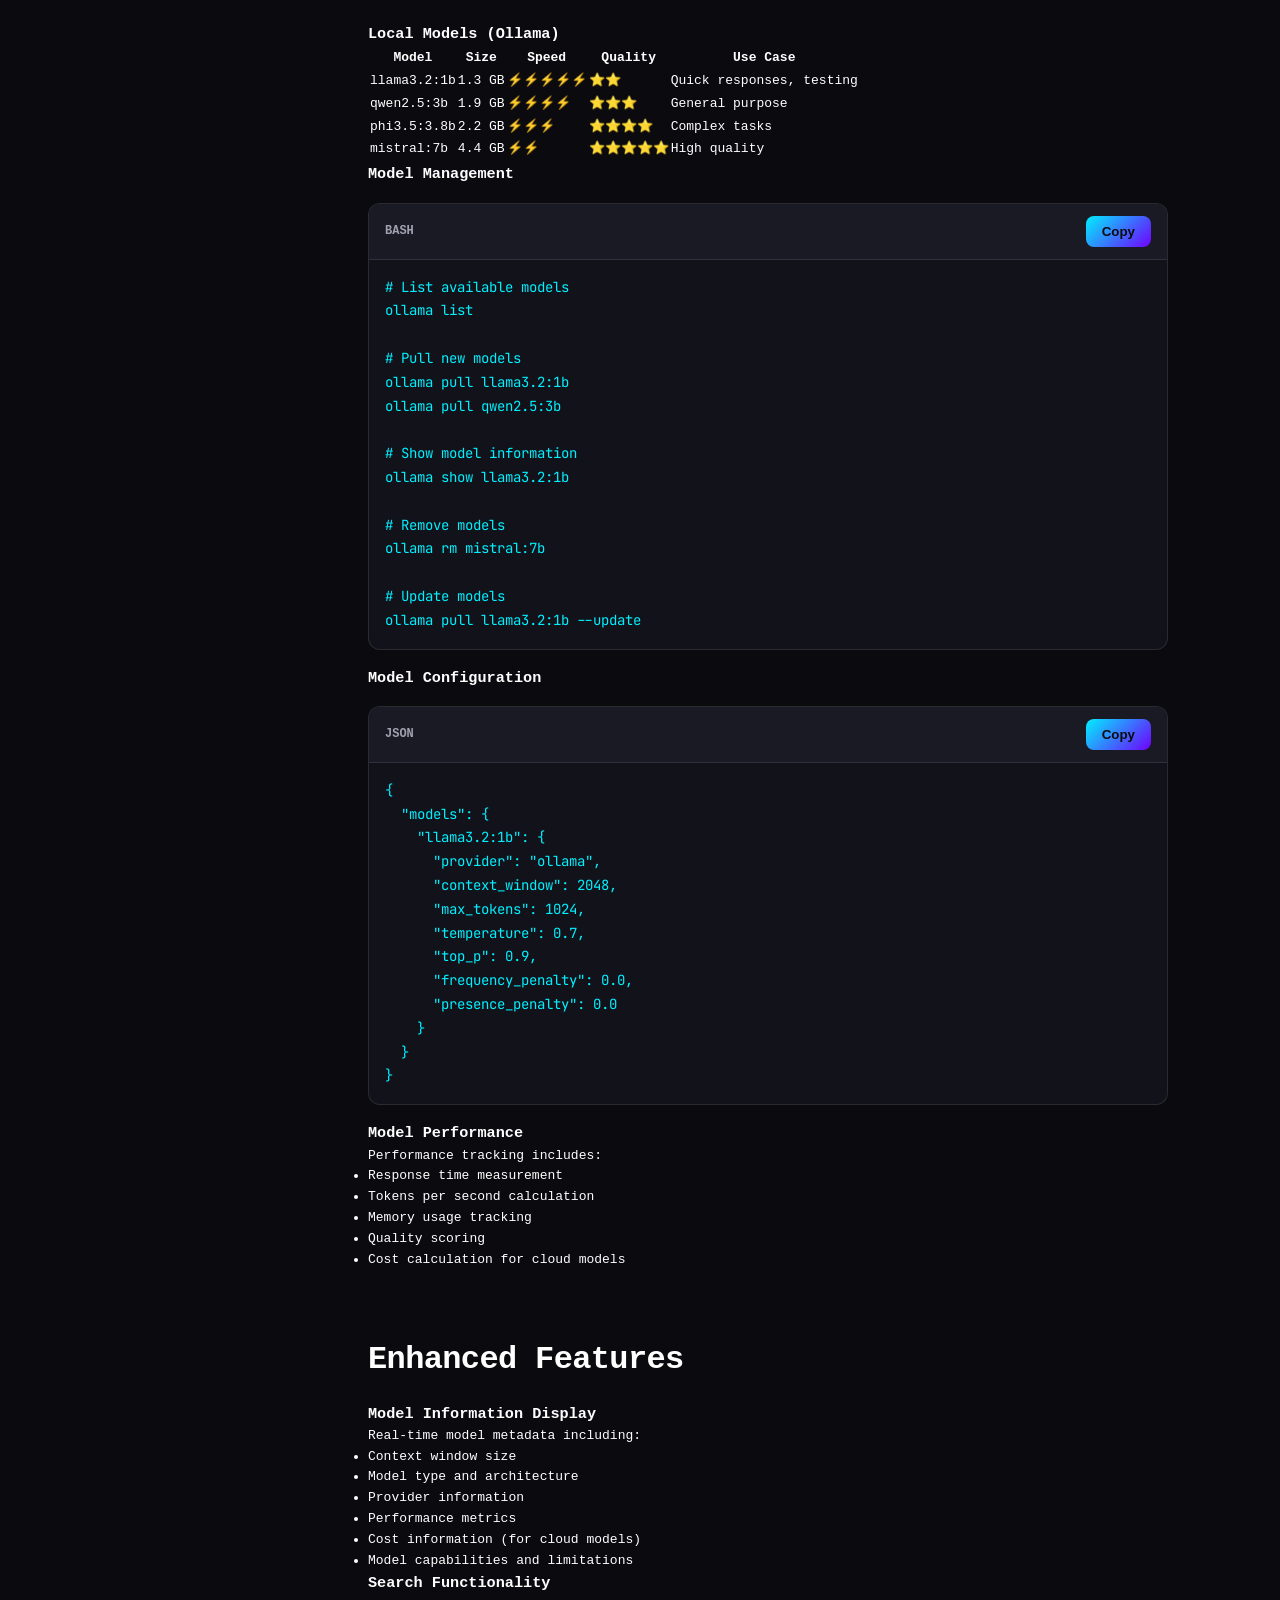
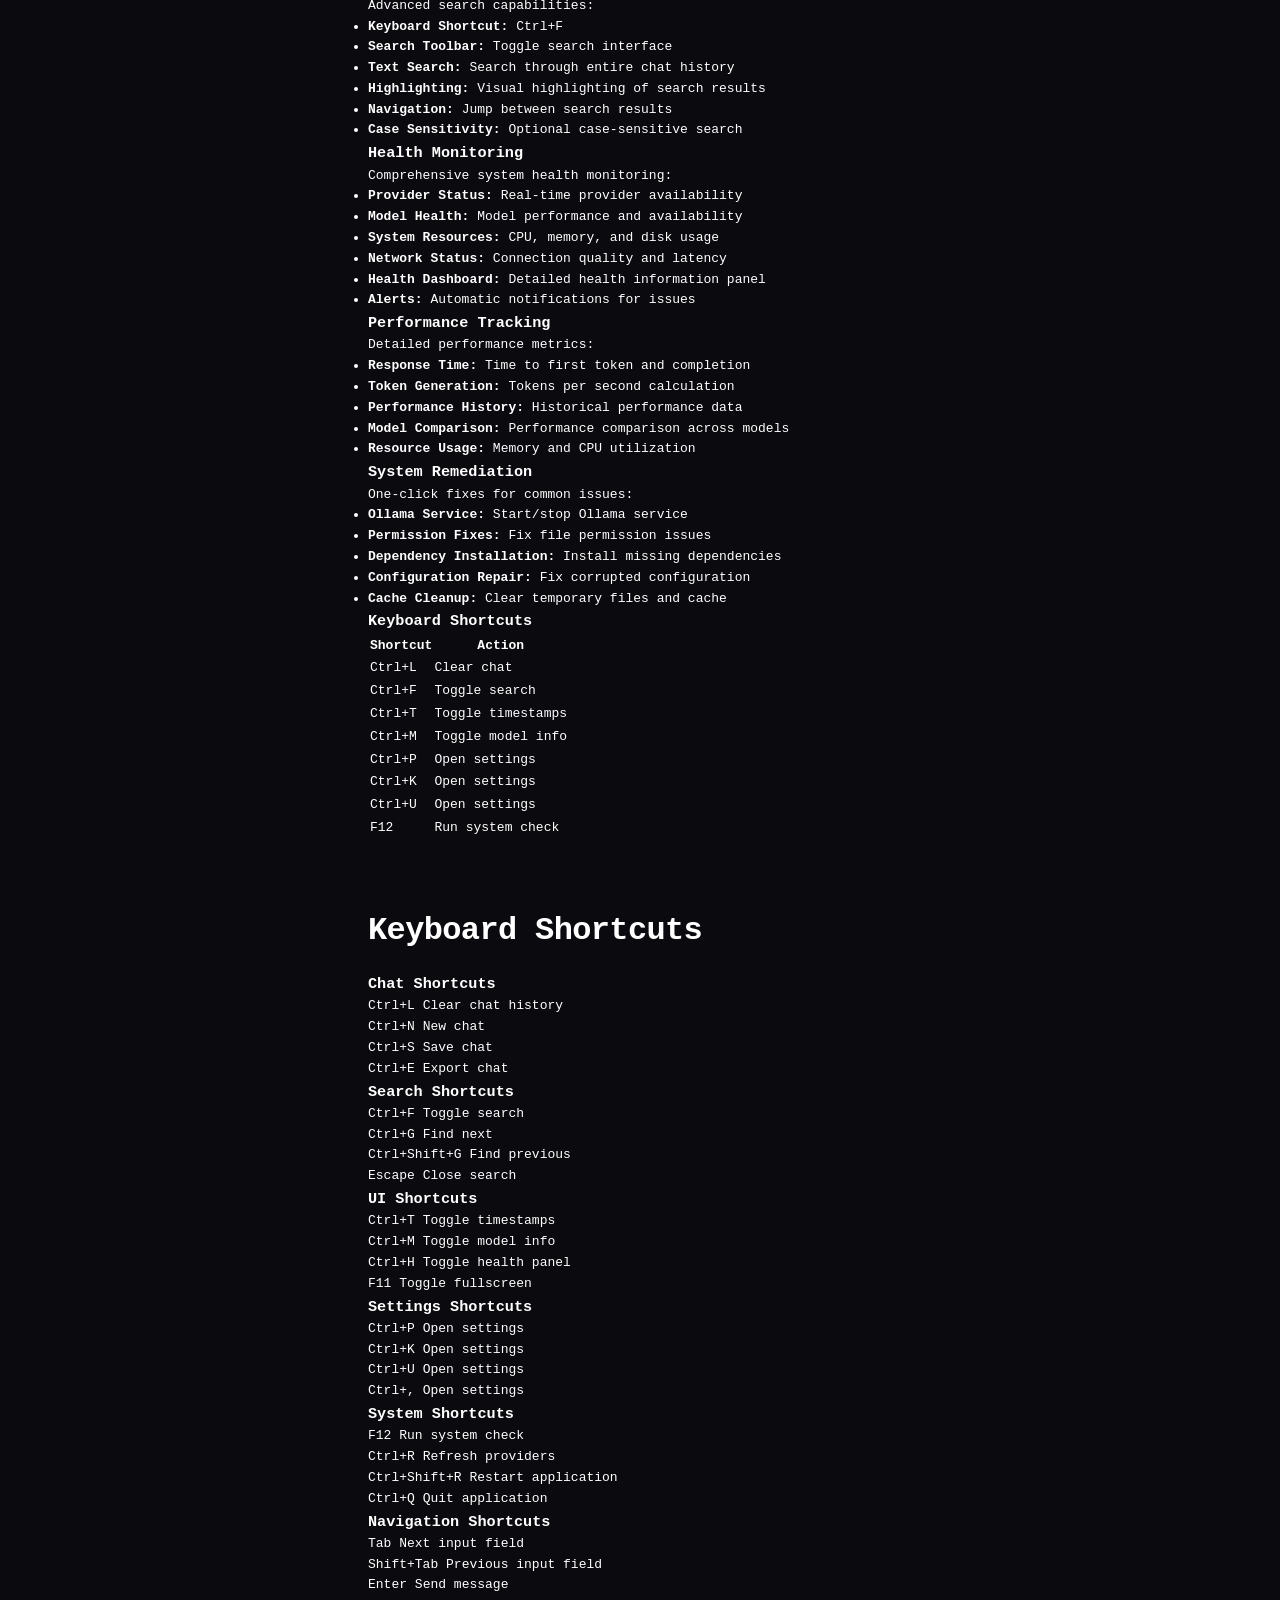
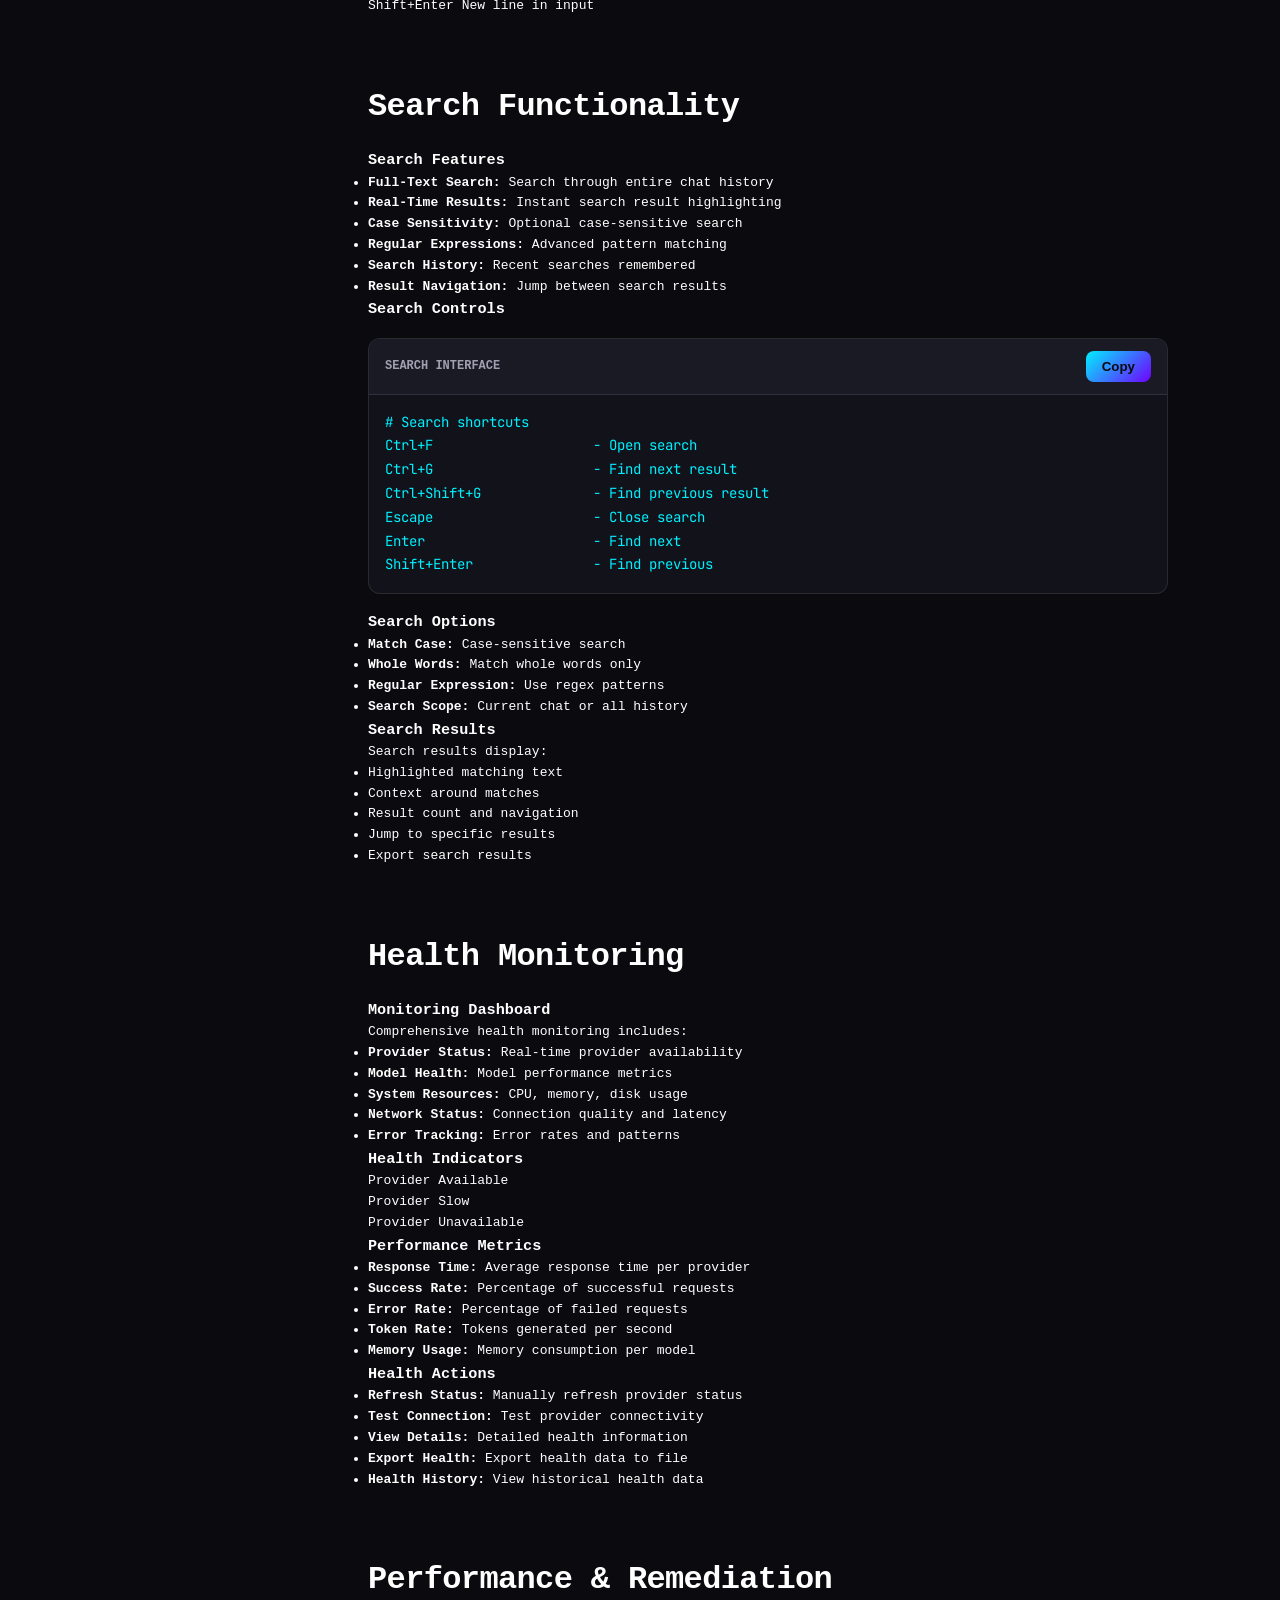
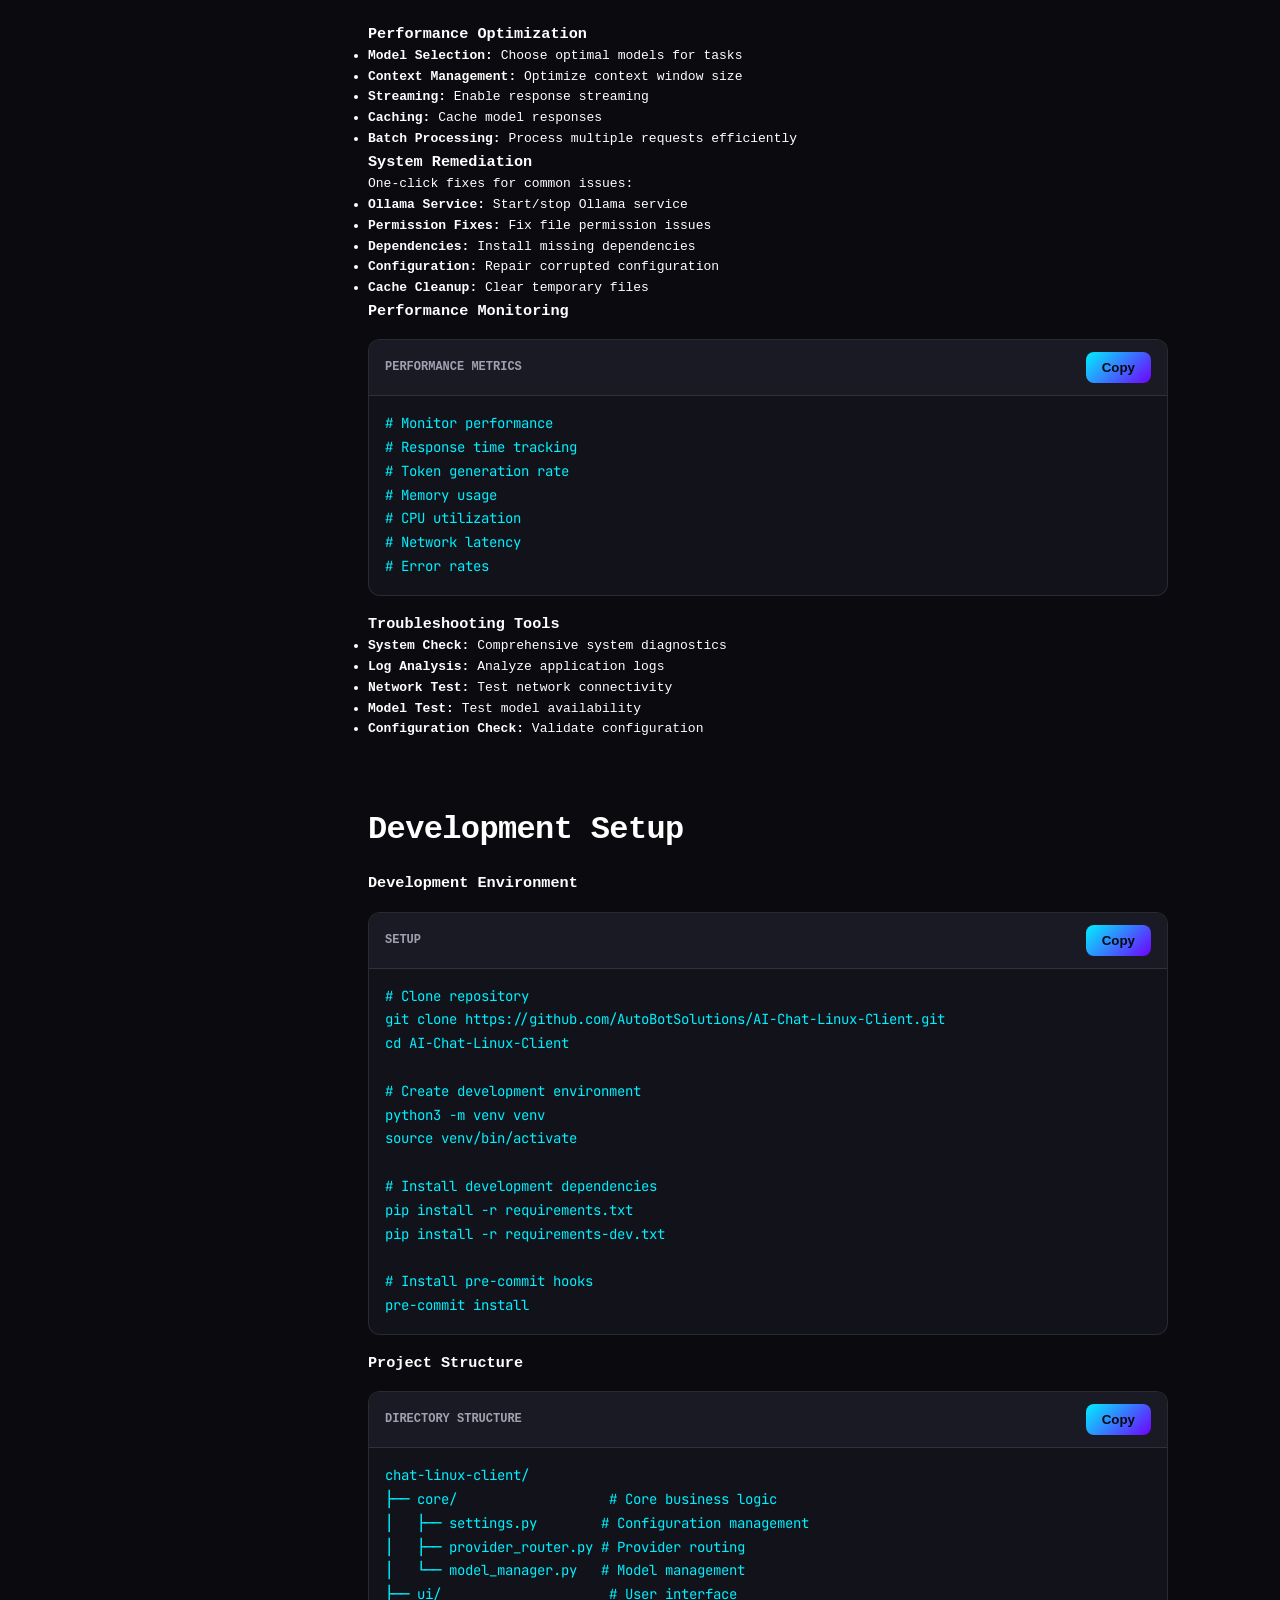
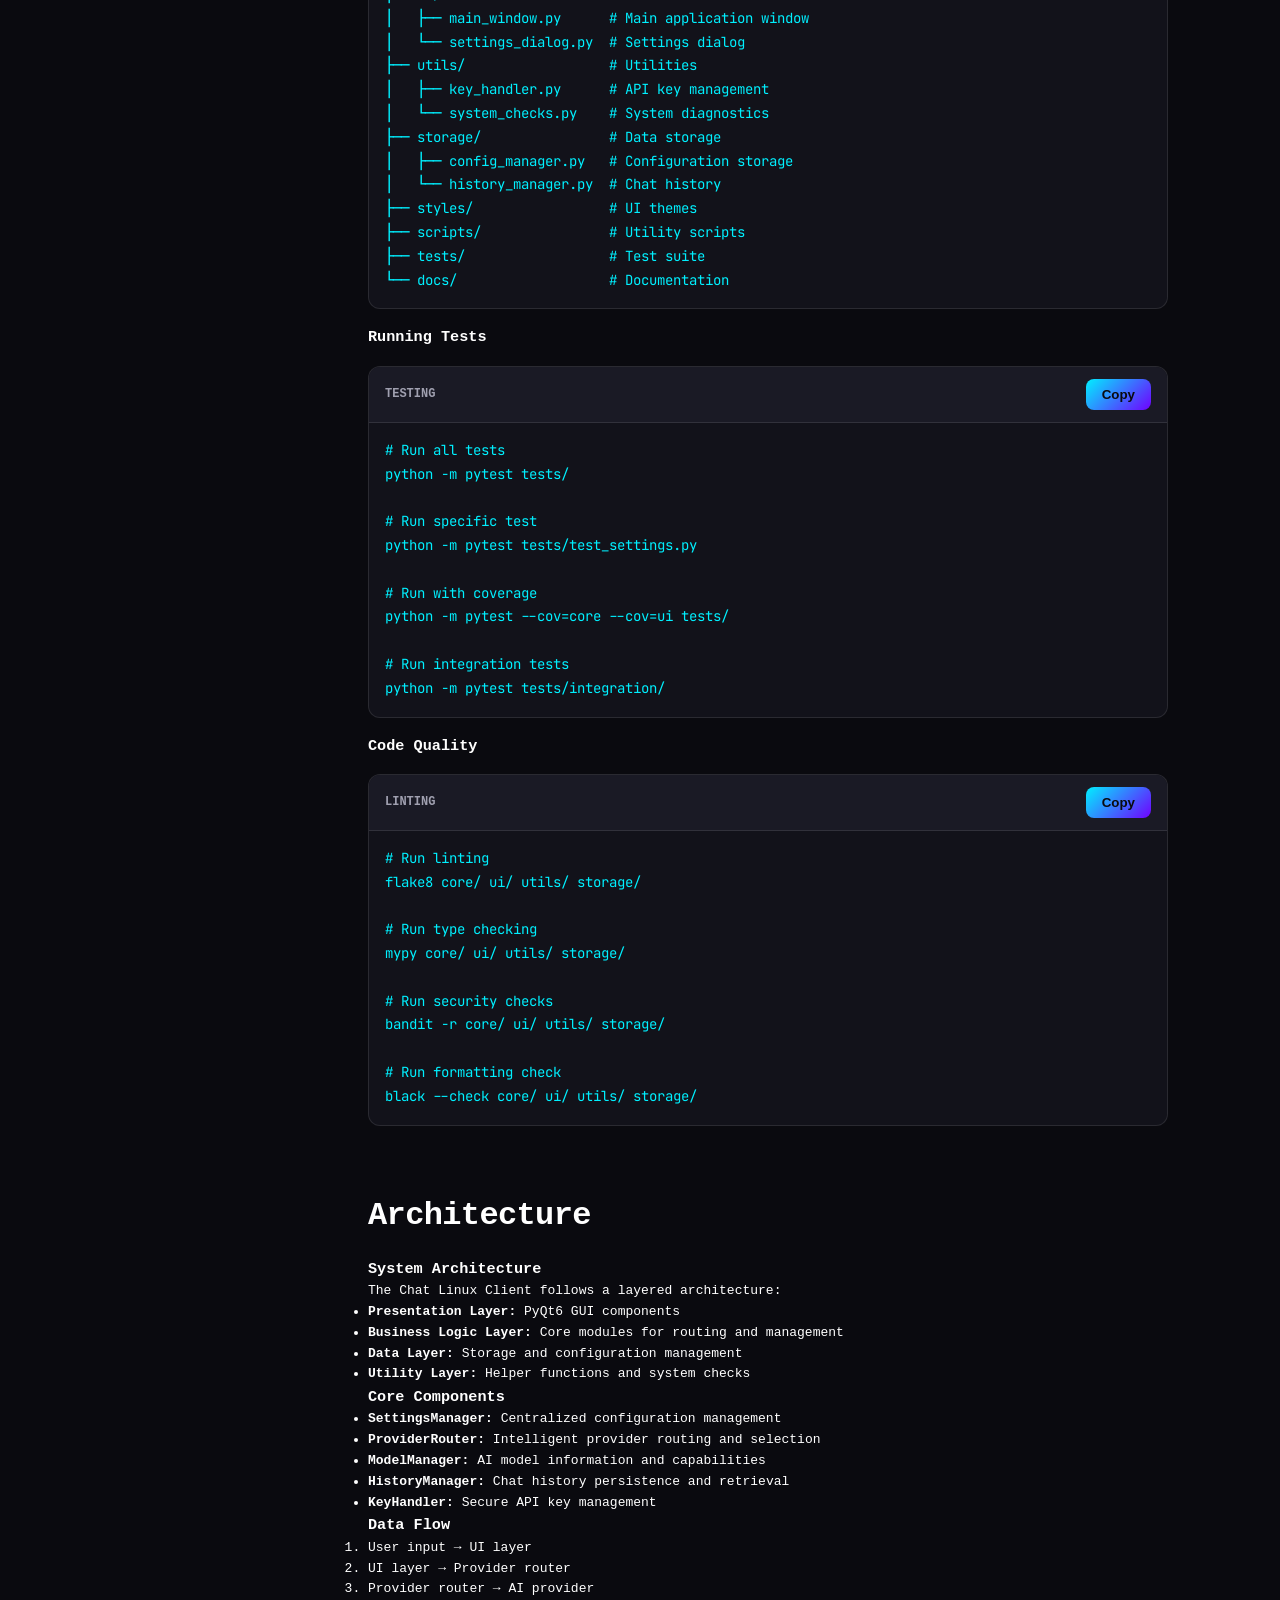
<file: site/docs.html>
<!DOCTYPE html>
<html lang="en">
<head>
    <meta charset="UTF-8">
    <meta name="viewport" content="width=device-width, initial-scale=1.0">
    <title>Documentation - Chat Linux Client</title>
    <link rel="stylesheet" href="styles.css">
    <link rel="preconnect" href="https://fonts.googleapis.com">
    <link rel="preconnect" href="https://fonts.gstatic.com" crossorigin>
    <link href="https://fonts.googleapis.com/css2?family=Inter:wght@300;400;500;600;700;800&family=JetBrains+Mono:wght@400;500&display=swap" rel="stylesheet">
</head>
<body>
    <div class="particles" id="particles"></div>
    
    <nav class="navbar">
        <div class="nav-container">
            <div class="logo">
                <div class="logo-icon">
                    <svg viewBox="0 0 24 24" fill="none" stroke="currentColor" stroke-width="2">
                        <path d="M21 15a2 2 0 0 1-2 2H7l-4 4V5a2 2 0 0 1 2-2h14a2 2 0 0 1 2 2z"/>
                    </svg>
                </div>
                <span>Chat Linux Client</span>
            </div>
            <div class="nav-links">
                <a href="index.html" class="nav-link">Home</a>
                <a href="index.html#features" class="nav-link">Features</a>
                <a href="index.html#download" class="nav-link">Download</a>
                <a href="docs.html" class="nav-link active">Docs</a>
                <a href="https://github.com/AutoBotSolutions/AI-Chat-Linux-Client" class="nav-link github-link">
                    <svg viewBox="0 0 24 24" fill="currentColor">
                        <path d="M12 0c-6.626 0-12 5.373-12 12 0 5.302 3.438 9.8 8.207 11.387.599.111.793-.261.793-.577v-2.234c-3.338.726-4.033-1.416-4.033-1.416-.546-1.387-1.333-1.756-1.333-1.756-1.089-.745.083-.729.083-.729 1.205.084 1.839 1.237 1.839 1.237 1.07 1.834 2.807 1.304 3.492.997.107-.775.418-1.305.762-1.604-2.665-.305-5.467-1.334-5.467-5.931 0-1.311.469-2.381 1.236-3.221-.124-.303-.535-1.524.117-3.176 0 0 1.008-.322 3.301 1.23.957-.266 1.983-.399 3.003-.404 1.02.005 2.047.138 3.006.404 2.291-1.552 3.297-1.23 3.297-1.23.653 1.653.242 2.874.118 3.176.77.84 1.235 1.911 1.235 3.221 0 4.609-2.807 5.624-5.479 5.921.43.372.823 1.102.823 2.222v3.293c0 .319.192.694.801.576 4.765-1.589 8.199-6.086 8.199-11.386 0-6.627-5.373-12-12-12z"/>
                    </svg>
                </a>
            </div>
        </div>
    </nav>

    <section class="docs">
        <div class="container">
            <div class="docs-header">
                <h1 class="docs-title">
                    <span class="gradient-text">Documentation</span>
                </h1>
                <p class="docs-description">Complete guide to using and developing Chat Linux Client</p>
            </div>
            
            <div class="docs-layout">
                <aside class="docs-sidebar">
                    <nav class="docs-nav">
                        <a href="#installation" class="docs-nav-link">Installation</a>
                        <a href="#quick-start" class="docs-nav-link">Quick Start</a>
                        <a href="#system-startup" class="docs-nav-link">System Startup</a>
                        <a href="#server-setup" class="docs-nav-link">Server Setup</a>
                        <a href="#configuration" class="docs-nav-link">Configuration</a>
                        <a href="#usage" class="docs-nav-link">Usage</a>
                        <a href="#providers" class="docs-nav-link">API Providers</a>
                        <a href="#models" class="docs-nav-link">Model Setup</a>
                        <a href="#features" class="docs-nav-link">Enhanced Features</a>
                        <a href="#keyboard-shortcuts" class="docs-nav-link">Keyboard Shortcuts</a>
                        <a href="#search" class="docs-nav-link">Search Functionality</a>
                        <a href="#health-monitoring" class="docs-nav-link">Health Monitoring</a>
                        <a href="#performance" class="docs-nav-link">Performance & Remediation</a>
                        <a href="#development" class="docs-nav-link">Development Setup</a>
                        <a href="#architecture" class="docs-nav-link">Architecture</a>
                        <a href="#testing" class="docs-nav-link">Testing</a>
                        <a href="#validation" class="docs-nav-link">System Validation</a>
                        <a href="#contributing" class="docs-nav-link">Contributing</a>
                        <a href="#security" class="docs-nav-link">Security</a>
                        <a href="#troubleshooting" class="docs-nav-link">Troubleshooting</a>
                        <a href="#faq" class="docs-nav-link">FAQ</a>
                    </nav>
                </aside>
                
                <main class="docs-content">
                    <article class="docs-section" id="installation">
                        <h2 class="docs-section-title">Installation</h2>
                        <div class="docs-content-inner">
                            <h3>System Requirements</h3>
                            <ul>
                                <li><strong>Python:</strong> 3.8+ (tested with Python 3.13.5)</li>
                                <li><strong>Operating System:</strong> Linux (Ubuntu 18.04+, Fedora 30+, Arch Linux)</li>
                                <li><strong>Memory:</strong> Minimum 4GB RAM, 8GB+ recommended for larger models</li>
                                <li><strong>Storage:</strong> Minimum 10GB free space for models</li>
                                <li><strong>Dependencies:</strong> PyQt6, cryptography, asyncio</li>
                            </ul>

                            <h3>Quick Installation</h3>
                            <div class="code-block">
                                <div class="code-header">
                                    <span>Bash</span>
                                    <button class="copy-btn" onclick="copyCode(this)">Copy</button>
                                </div>
                                <pre><code class="language-bash"># Clone the repository
git clone https://github.com/AutoBotSolutions/AI-Chat-Linux-Client.git
cd AI-Chat-Linux-Client

# Create virtual environment
python3 -m venv venv
source venv/bin/activate

# Install dependencies
pip install -r requirements.txt

# Install Ollama (optional but recommended)
curl -fsSL https://ollama.com/install.sh | sh

# Start the application
./scripts/run.sh</code></pre>
                            </div>

                            <h3>Docker Installation</h3>
                            <div class="code-block">
                                <div class="code-header">
                                    <span>Docker</span>
                                    <button class="copy-btn" onclick="copyCode(this)">Copy</button>
                                </div>
                                <pre><code class="language-docker"># Using Docker Compose
docker-compose up -d

# Pull models
docker-compose exec ollama ollama pull llama3.2:1b</code></pre>
                            </div>

                            <h3>Package Manager Installation</h3>
                            <p>Available for:</p>
                            <ul>
                                <li><strong>Ubuntu/Debian:</strong> .deb packages</li>
                                <li><strong>Fedora/RHEL:</strong> .rpm packages</li>
                                <li><strong>Arch Linux:</strong> AUR (chat-linux-client-git)</li>
                            </ul>
                        </div>
                    </article>

                    <article class="docs-section" id="quick-start">
                        <h2 class="docs-section-title">Quick Start</h2>
                        <div class="docs-content-inner">
                            <h3>One-Command Startup</h3>
                            <div class="code-block">
                                <div class="code-header">
                                    <span>Bash</span>
                                    <button class="copy-btn" onclick="copyCode(this)">Copy</button>
                                </div>
                                <pre><code class="language-bash">cd '/home/robbie/Desktop/chat-linux-client' && source venv/bin/activate && bash ./scripts/run.sh</code></pre>
                            </div>

                            <h3>Manual Startup</h3>
                            <div class="code-block">
                                <div class="code-header">
                                    <span>Bash</span>
                                    <button class="copy-btn" onclick="copyCode(this)">Copy</button>
                                </div>
                                <pre><code class="language-bash"># 1. Navigate to project
cd /home/robbie/Desktop/chat-linux-client

# 2. Activate virtual environment
source venv/bin/activate

# 3. Start Ollama (if not running)
export PATH="$HOME/.local/bin:$PATH"
ollama serve &

# 4. Start the application
python3 main.py</code></pre>
                            </div>

                            <h3>First Steps</h3>
                            <ol>
                                <li>Launch the application using one of the methods above</li>
                                <li>Select a model from the dropdown (recommended: <code>ollama/llama3.2:1b</code>)</li>
                                <li>Type your message in the input box</li>
                                <li>Press Enter or click Send to get a response</li>
                                <li>Use Ctrl+L to clear chat history</li>
                                <li>Use Ctrl+F to search through conversations</li>
                            </ol>
                        </div>
                    </article>

                    <article class="docs-section" id="system-startup">
                        <h2 class="docs-section-title">System Startup</h2>
                        <div class="docs-content-inner">
                            <h3>Current System Status</h3>
                            <div class="status-grid">
                                <div class="status-item">
                                    <span class="status-label">Platform</span>
                                    <span class="status-value">Linux 6.19.11-2-liquorix-amd64</span>
                                </div>
                                <div class="status-item">
                                    <span class="status-label">Python</span>
                                    <span class="status-value">3.13.5 ✅</span>
                                </div>
                                <div class="status-item">
                                    <span class="status-label">PyQt6</span>
                                    <span class="status-value">6.8.2 ✅</span>
                                </div>
                                <div class="status-item">
                                    <span class="status-label">Ollama</span>
                                    <span class="status-value">0.20.7 ✅</span>
                                </div>
                            </div>

                            <h3>Service Management</h3>
                            <div class="code-block">
                                <div class="code-header">
                                    <span>Bash</span>
                                    <button class="copy-btn" onclick="copyCode(this)">Copy</button>
                                </div>
                                <pre><code class="language-bash"># Start all services
./scripts/service_control.sh start

# Check service status
./scripts/service_control.sh status

# Monitor logs
./scripts/service_control.sh logs

# Stop all services
./scripts/service_control.sh stop</code></pre>
                            </div>

                            <h3>Health Monitoring</h3>
                            <p>The application includes comprehensive health monitoring:</p>
                            <ul>
                                <li>Real-time provider status updates</li>
                                <li>Model availability tracking</li>
                                <li>Performance metrics monitoring</li>
                                <li>System resource usage tracking</li>
                                <li>Automated health checks</li>
                            </ul>
                        </div>
                    </article>

                    <article class="docs-section" id="server-setup">
                        <h2 class="docs-section-title">Server Setup</h2>
                        <div class="docs-content-inner">
                            <h3>Ollama Server Setup</h3>
                            <div class="code-block">
                                <div class="code-header">
                                    <span>Bash</span>
                                    <button class="copy-btn" onclick="copyCode(this)">Copy</button>
                                </div>
                                <pre><code class="language-bash"># Install Ollama
curl -fsSL https://ollama.com/install.sh | sh

# Add to PATH
echo 'export PATH="$HOME/.local/bin:$PATH"' >> ~/.bashrc
source ~/.bashrc

# Start server
ollama serve > ollama_server.log 2>&1 &

# Verify installation
ollama --version
ollama list</code></pre>
                            </div>

                            <h3>Model Management</h3>
                            <div class="code-block">
                                <div class="code-header">
                                    <span>Bash</span>
                                    <button class="copy-btn" onclick="copyCode(this)">Copy</button>
                                </div>
                                <pre><code class="language-bash"># Pull recommended models
ollama pull llama3.2:1b      # Fastest (1.3GB)
ollama pull qwen2.5:3b       # Good balance (1.9GB)
ollama pull phi3.5:3.8b      # Capable (2.2GB)
ollama pull mistral:7b       # High quality (4.4GB)

# List available models
ollama list

# Remove models
ollama rm mistral:7b</code></pre>
                            </div>

                            <h3>Systemd Service</h3>
                            <div class="code-block">
                                <div class="code-header">
                                    <span>Systemd</span>
                                    <button class="copy-btn" onclick="copyCode(this)">Copy</button>
                                </div>
                                <pre><code class="language-bash"># Create systemd service
sudo tee /etc/systemd/system/ollama.service > /dev/null <<EOF
[Unit]
Description=Ollama Service
After=network.target

[Service]
Type=simple
User=\$i
ExecStart=/usr/local/bin/ollama serve
Restart=always
RestartSec=3
Environment="OLLAMA_HOST=0.0.0.0"

[Install]
WantedBy=multi-user.target
EOF

# Enable and start service
sudo systemctl enable ollama
sudo systemctl start ollama
sudo systemctl status ollama</code></pre>
                            </div>
                        </div>
                    </article>

                    <article class="docs-section" id="configuration">
                        <h2 class="docs-section-title">Configuration</h2>
                        <div class="docs-content-inner">
                            <h3>Configuration Files</h3>
                            <p>Configuration is stored in:</p>
                            <ul>
                                <li><strong>Config Directory:</strong> <code>~/.config/chat-linux-client/</code></li>
                                <li><strong>Data Directory:</strong> <code>~/.local/share/chat-linux-client/</code></li>
                                <li><strong>History File:</strong> SQLite database in data directory</li>
                            </ul>

                            <h3>Provider Configuration</h3>
                            <div class="code-block">
                                <div class="code-header">
                                    <span>JSON</span>
                                    <button class="copy-btn" onclick="copyCode(this)">Copy</button>
                                </div>
                                <pre><code class="language-json">{
  "providers": {
    "ollama": {
      "enabled": true,
      "base_url": "http://localhost:11434",
      "timeout": 30,
      "max_retries": 3
    },
    "openai": {
      "enabled": false,
      "api_key": "your-api-key-here",
      "base_url": "https://api.openai.com/v1"
    },
    "groq": {
      "enabled": false,
      "api_key": "your-groq-api-key"
    }
  },
  "ui": {
    "theme": "dark",
    "font_size": 12,
    "font_family": "Inter"
  },
  "chat": {
    "default_provider": "ollama",
    "default_model": "llama3.2:1b",
    "stream_responses": true,
    "save_history": true,
    "context_window": 4096
  }
}</code></pre>
                            </div>

                            <h3>Settings Dialog</h3>
                            <p>Access the settings dialog through:</p>
                            <ul>
                                <li><strong>Menu:</strong> Edit → Settings</li>
                                <li><strong>Keyboard:</strong> Ctrl+P, Ctrl+K, or Ctrl+U</li>
                                <li><strong>Button:</strong> Settings button in the toolbar</li>
                            </ul>

                            <h3>Configuration Sections</h3>
                            <ul>
                                <li><strong>Providers:</strong> Configure API keys and endpoints</li>
                                <li><strong>Models:</strong> Select default models and parameters</li>
                                <li><strong>Chat:</strong> Set chat behavior and preferences</li>
                                <li><strong>UI:</strong> Customize appearance and themes</li>
                                <li><strong>Privacy:</strong> Configure encryption and data handling</li>
                                <li><strong>Advanced:</strong> System-level settings and debugging</li>
                            </ul>
                        </div>
                    </article>

                    <article class="docs-section" id="usage">
                        <h2 class="docs-section-title">Usage</h2>
                        <div class="docs-content-inner">
                            <h3>Basic Usage</h3>
                            <ol>
                                <li><strong>Launch Application:</strong> Start Chat Linux Client</li>
                                <li><strong>Select Model:</strong> Choose from the model dropdown</li>
                                <li><strong>Type Message:</strong> Enter your message in the input box</li>
                                <li><strong>Send Message:</strong> Press Enter or click Send button</li>
                                <li><strong>View Response:</strong> Response appears in real-time with streaming</li>
                            </ol>

                            <h3>Advanced Features</h3>
                            <ul>
                                <li><strong>Model Information:</strong> Click model name for detailed info</li>
                                <li><strong>Search:</strong> Use Ctrl+F to search through chat history</li>
                                <li><strong>Health Monitoring:</strong> View provider status in real-time</li>
                                <li><strong>Performance Tracking:</strong> Monitor response times and token usage</li>
                                <li><strong>System Remediation:</strong> One-click fixes for common issues</li>
                            </ul>

                            <h3>Chat Management</h3>
                            <ul>
                                <li><strong>New Chat:</strong> Ctrl+N or File → New Chat</li>
                                <li><strong>Clear Chat:</strong> Ctrl+L or Edit → Clear Chat</li>
                                <li><strong>Save Chat:</strong> Automatically saved to history</li>
                                <li><strong>Export Chat:</strong> File → Export Chat (JSON/TXT)</li>
                                <li><strong>Chat History:</strong> View previous conversations</li>
                            </ul>

                            <h3>Model Selection</h3>
                            <div class="model-grid">
                                <div class="model-card">
                                    <h4>llama3.2:1b</h4>
                                    <p>Fastest response, basic capability</p>
                                    <span class="model-size">1.3 GB</span>
                                </div>
                                <div class="model-card">
                                    <h4>qwen2.5:3b</h4>
                                    <p>Good balance of speed and quality</p>
                                    <span class="model-size">1.9 GB</span>
                                </div>
                                <div class="model-card">
                                    <h4>phi3.5:3.8b</h4>
                                    <p>Capable model for general use</p>
                                    <span class="model-size">2.2 GB</span>
                                </div>
                                <div class="model-card">
                                    <h4>mistral:7b</h4>
                                    <p>High quality responses</p>
                                    <span class="model-size">4.4 GB</span>
                                </div>
                            </div>
                        </div>
                    </article>

                    <article class="docs-section" id="providers">
                        <h2 class="docs-section-title">API Providers</h2>
                        <div class="docs-content-inner">
                            <h3>Supported Providers</h3>
                            
                            <h4>Ollama (Local)</h4>
                            <ul>
                                <li><strong>Type:</strong> Local inference</li>
                                <li><strong>Privacy:</strong> 100% private, no data leaves your system</li>
                                <li><strong>Cost:</strong> Free (uses your hardware)</li>
                                <li><strong>Models:</strong> 4+ local models available</li>
                                <li><strong>Setup:</strong> Automatic with application</li>
                            </ul>

                            <h4>OpenAI</h4>
                            <ul>
                                <li><strong>Type:</strong> Cloud API</li>
                                <li><strong>Models:</strong> GPT-3.5-turbo, GPT-4, GPT-4-turbo</li>
                                <li><strong>API Key:</strong> Required from OpenAI platform</li>
                                <li><strong>Cost:</strong> Pay-per-use</li>
                                <li><strong>Quality:</strong> High-quality responses</li>
                            </ul>

                            <h4>Groq</h4>
                            <ul>
                                <li><strong>Type:</strong> Cloud API</li>
                                <li><strong>Models:</strong> Llama2-70b-4096, Mixtral-8x7b</li>
                                <li><strong>API Key:</strong> Required from Groq platform</li>
                                <li><strong>Speed:</strong> Fastest inference</li>
                                <li><strong>Cost:</strong> Pay-per-use</li>
                            </ul>

                            <h4>OpenRouter</h4>
                            <ul>
                                <li><strong>Type:</strong> API aggregator</li>
                                <li><strong>Models:</strong> Access to multiple providers</li>
                                <li><strong>API Key:</strong> Required from OpenRouter</li>
                                <li><strong>Flexibility:</strong> Choose from many models</li>
                                <li><strong>Cost:</strong> Pay-per-use</li>
                            </ul>

                            <h4>HuggingFace</h4>
                            <ul>
                                <li><strong>Type:</strong> Cloud API</li>
                                <li><strong>Models:</strong> Open-source models</li>
                                <li><strong>API Key:</strong> Required from HuggingFace</li>
                                <li><strong>Variety:</strong> Large model selection</li>
                                <li><strong>Cost:</strong> Pay-per-use</li>
                            </ul>

                            <h3>Provider Configuration</h3>
                            <div class="code-block">
                                <div class="code-header">
                                    <span>Settings Dialog</span>
                                    <button class="copy-btn" onclick="copyCode(this)">Copy</button>
                                </div>
                                <pre><code class="language-bash"># Access provider settings
1. Open Settings dialog (Ctrl+P)
2. Navigate to "Providers" tab
3. Enable/disable providers
4. Enter API keys for cloud providers
5. Configure endpoints and timeouts
6. Test provider connectivity
7. Save settings</code></pre>
                            </div>

                            <h3>Provider Health Monitoring</h3>
                            <p>The application continuously monitors provider health:</p>
                            <ul>
                                <li>Real-time status indicators</li>
                                <li>Automatic failover for unavailable providers</li>
                                <li>Performance metrics tracking</li>
                                <li>Error logging and recovery</li>
                                <li>Health dashboard with detailed status</li>
                            </ul>
                        </div>
                    </article>

                    <article class="docs-section" id="models">
                        <h2 class="docs-section-title">Model Setup</h2>
                        <div class="docs-content-inner">
                            <h3>Local Models (Ollama)</h3>
                            <div class="model-table">
                                <table>
                                    <thead>
                                        <tr>
                                            <th>Model</th>
                                            <th>Size</th>
                                            <th>Speed</th>
                                            <th>Quality</th>
                                            <th>Use Case</th>
                                        </tr>
                                    </thead>
                                    <tbody>
                                        <tr>
                                            <td><code>llama3.2:1b</code></td>
                                            <td>1.3 GB</td>
                                            <td>⚡⚡⚡⚡⚡</td>
                                            <td>⭐⭐</td>
                                            <td>Quick responses, testing</td>
                                        </tr>
                                        <tr>
                                            <td><code>qwen2.5:3b</code></td>
                                            <td>1.9 GB</td>
                                            <td>⚡⚡⚡⚡</td>
                                            <td>⭐⭐⭐</td>
                                            <td>General purpose</td>
                                        </tr>
                                        <tr>
                                            <td><code>phi3.5:3.8b</code></td>
                                            <td>2.2 GB</td>
                                            <td>⚡⚡⚡</td>
                                            <td>⭐⭐⭐⭐</td>
                                            <td>Complex tasks</td>
                                        </tr>
                                        <tr>
                                            <td><code>mistral:7b</code></td>
                                            <td>4.4 GB</td>
                                            <td>⚡⚡</td>
                                            <td>⭐⭐⭐⭐⭐</td>
                                            <td>High quality</td>
                                        </tr>
                                    </tbody>
                                </table>
                            </div>

                            <h3>Model Management</h3>
                            <div class="code-block">
                                <div class="code-header">
                                    <span>Bash</span>
                                    <button class="copy-btn" onclick="copyCode(this)">Copy</button>
                                </div>
                                <pre><code class="language-bash"># List available models
ollama list

# Pull new models
ollama pull llama3.2:1b
ollama pull qwen2.5:3b

# Show model information
ollama show llama3.2:1b

# Remove models
ollama rm mistral:7b

# Update models
ollama pull llama3.2:1b --update</code></pre>
                            </div>

                            <h3>Model Configuration</h3>
                            <div class="code-block">
                                <div class="code-header">
                                    <span>JSON</span>
                                    <button class="copy-btn" onclick="copyCode(this)">Copy</button>
                                </div>
                                <pre><code class="language-json">{
  "models": {
    "llama3.2:1b": {
      "provider": "ollama",
      "context_window": 2048,
      "max_tokens": 1024,
      "temperature": 0.7,
      "top_p": 0.9,
      "frequency_penalty": 0.0,
      "presence_penalty": 0.0
    }
  }
}</code></pre>
                            </div>

                            <h3>Model Performance</h3>
                            <p>Performance tracking includes:</p>
                            <ul>
                                <li>Response time measurement</li>
                                <li>Tokens per second calculation</li>
                                <li>Memory usage tracking</li>
                                <li>Quality scoring</li>
                                <li>Cost calculation for cloud models</li>
                            </ul>
                        </div>
                    </article>

                    <article class="docs-section" id="features">
                        <h2 class="docs-section-title">Enhanced Features</h2>
                        <div class="docs-content-inner">
                            <h3>Model Information Display</h3>
                            <p>Real-time model metadata including:</p>
                            <ul>
                                <li>Context window size</li>
                                <li>Model type and architecture</li>
                                <li>Provider information</li>
                                <li>Performance metrics</li>
                                <li>Cost information (for cloud models)</li>
                                <li>Model capabilities and limitations</li>
                            </ul>

                            <h3>Search Functionality</h3>
                            <p>Advanced search capabilities:</p>
                            <ul>
                                <li><strong>Keyboard Shortcut:</strong> Ctrl+F</li>
                                <li><strong>Search Toolbar:</strong> Toggle search interface</li>
                                <li><strong>Text Search:</strong> Search through entire chat history</li>
                                <li><strong>Highlighting:</strong> Visual highlighting of search results</li>
                                <li><strong>Navigation:</strong> Jump between search results</li>
                                <li><strong>Case Sensitivity:</strong> Optional case-sensitive search</li>
                            </ul>

                            <h3>Health Monitoring</h3>
                            <p>Comprehensive system health monitoring:</p>
                            <ul>
                                <li><strong>Provider Status:</strong> Real-time provider availability</li>
                                <li><strong>Model Health:</strong> Model performance and availability</li>
                                <li><strong>System Resources:</strong> CPU, memory, and disk usage</li>
                                <li><strong>Network Status:</strong> Connection quality and latency</li>
                                <li><strong>Health Dashboard:</strong> Detailed health information panel</li>
                                <li><strong>Alerts:</strong> Automatic notifications for issues</li>
                            </ul>

                            <h3>Performance Tracking</h3>
                            <p>Detailed performance metrics:</p>
                            <ul>
                                <li><strong>Response Time:</strong> Time to first token and completion</li>
                                <li><strong>Token Generation:</strong> Tokens per second calculation</li>
                                <li><strong>Performance History:</strong> Historical performance data</li>
                                <li><strong>Model Comparison:</strong> Performance comparison across models</li>
                                <li><strong>Resource Usage:</strong> Memory and CPU utilization</li>
                            </ul>

                            <h3>System Remediation</h3>
                            <p>One-click fixes for common issues:</p>
                            <ul>
                                <li><strong>Ollama Service:</strong> Start/stop Ollama service</li>
                                <li><strong>Permission Fixes:</strong> Fix file permission issues</li>
                                <li><strong>Dependency Installation:</strong> Install missing dependencies</li>
                                <li><strong>Configuration Repair:</strong> Fix corrupted configuration</li>
                                <li><strong>Cache Cleanup:</strong> Clear temporary files and cache</li>
                            </ul>

                            <h3>Keyboard Shortcuts</h3>
                            <div class="shortcut-table">
                                <table>
                                    <thead>
                                        <tr>
                                            <th>Shortcut</th>
                                            <th>Action</th>
                                        </tr>
                                    </thead>
                                    <tbody>
                                        <tr><td><kbd>Ctrl+L</kbd></td><td>Clear chat</td></tr>
                                        <tr><td><kbd>Ctrl+F</kbd></td><td>Toggle search</td></tr>
                                        <tr><td><kbd>Ctrl+T</kbd></td><td>Toggle timestamps</td></tr>
                                        <tr><td><kbd>Ctrl+M</kbd></td><td>Toggle model info</td></tr>
                                        <tr><td><kbd>Ctrl+P</kbd></td><td>Open settings</td></tr>
                                        <tr><td><kbd>Ctrl+K</kbd></td><td>Open settings</td></tr>
                                        <tr><td><kbd>Ctrl+U</kbd></td><td>Open settings</td></tr>
                                        <tr><td><kbd>F12</kbd></td><td>Run system check</td></tr>
                                    </tbody>
                                </table>
                            </div>
                        </div>
                    </article>

                    <article class="docs-section" id="keyboard-shortcuts">
                        <h2 class="docs-section-title">Keyboard Shortcuts</h2>
                        <div class="docs-content-inner">
                            <h3>Chat Shortcuts</h3>
                            <div class="shortcut-grid">
                                <div class="shortcut-item">
                                    <kbd>Ctrl+L</kbd>
                                    <span>Clear chat history</span>
                                </div>
                                <div class="shortcut-item">
                                    <kbd>Ctrl+N</kbd>
                                    <span>New chat</span>
                                </div>
                                <div class="shortcut-item">
                                    <kbd>Ctrl+S</kbd>
                                    <span>Save chat</span>
                                </div>
                                <div class="shortcut-item">
                                    <kbd>Ctrl+E</kbd>
                                    <span>Export chat</span>
                                </div>
                            </div>

                            <h3>Search Shortcuts</h3>
                            <div class="shortcut-grid">
                                <div class="shortcut-item">
                                    <kbd>Ctrl+F</kbd>
                                    <span>Toggle search</span>
                                </div>
                                <div class="shortcut-item">
                                    <kbd>Ctrl+G</kbd>
                                    <span>Find next</span>
                                </div>
                                <div class="shortcut-item">
                                    <kbd>Ctrl+Shift+G</kbd>
                                    <span>Find previous</span>
                                </div>
                                <div class="shortcut-item">
                                    <kbd>Escape</kbd>
                                    <span>Close search</span>
                                </div>
                            </div>

                            <h3>UI Shortcuts</h3>
                            <div class="shortcut-grid">
                                <div class="shortcut-item">
                                    <kbd>Ctrl+T</kbd>
                                    <span>Toggle timestamps</span>
                                </div>
                                <div class="shortcut-item">
                                    <kbd>Ctrl+M</kbd>
                                    <span>Toggle model info</span>
                                </div>
                                <div class="shortcut-item">
                                    <kbd>Ctrl+H</kbd>
                                    <span>Toggle health panel</span>
                                </div>
                                <div class="shortcut-item">
                                    <kbd>F11</kbd>
                                    <span>Toggle fullscreen</span>
                                </div>
                            </div>

                            <h3>Settings Shortcuts</h3>
                            <div class="shortcut-grid">
                                <div class="shortcut-item">
                                    <kbd>Ctrl+P</kbd>
                                    <span>Open settings</span>
                                </div>
                                <div class="shortcut-item">
                                    <kbd>Ctrl+K</kbd>
                                    <span>Open settings</span>
                                </div>
                                <div class="shortcut-item">
                                    <kbd>Ctrl+U</kbd>
                                    <span>Open settings</span>
                                </div>
                                <div class="shortcut-item">
                                    <kbd>Ctrl+,</kbd>
                                    <span>Open settings</span>
                                </div>
                            </div>

                            <h3>System Shortcuts</h3>
                            <div class="shortcut-grid">
                                <div class="shortcut-item">
                                    <kbd>F12</kbd>
                                    <span>Run system check</span>
                                </div>
                                <div class="shortcut-item">
                                    <kbd>Ctrl+R</kbd>
                                    <span>Refresh providers</span>
                                </div>
                                <div class="shortcut-item">
                                    <kbd>Ctrl+Shift+R</kbd>
                                    <span>Restart application</span>
                                </div>
                                <div class="shortcut-item">
                                    <kbd>Ctrl+Q</kbd>
                                    <span>Quit application</span>
                                </div>
                            </div>

                            <h3>Navigation Shortcuts</h3>
                            <div class="shortcut-grid">
                                <div class="shortcut-item">
                                    <kbd>Tab</kbd>
                                    <span>Next input field</span>
                                </div>
                                <div class="shortcut-item">
                                    <kbd>Shift+Tab</kbd>
                                    <span>Previous input field</span>
                                </div>
                                <div class="shortcut-item">
                                    <kbd>Enter</kbd>
                                    <span>Send message</span>
                                </div>
                                <div class="shortcut-item">
                                    <kbd>Shift+Enter</kbd>
                                    <span>New line in input</span>
                                </div>
                            </div>
                        </div>
                    </article>

                    <article class="docs-section" id="search">
                        <h2 class="docs-section-title">Search Functionality</h2>
                        <div class="docs-content-inner">
                            <h3>Search Features</h3>
                            <ul>
                                <li><strong>Full-Text Search:</strong> Search through entire chat history</li>
                                <li><strong>Real-Time Results:</strong> Instant search result highlighting</li>
                                <li><strong>Case Sensitivity:</strong> Optional case-sensitive search</li>
                                <li><strong>Regular Expressions:</strong> Advanced pattern matching</li>
                                <li><strong>Search History:</strong> Recent searches remembered</li>
                                <li><strong>Result Navigation:</strong> Jump between search results</li>
                            </ul>

                            <h3>Search Controls</h3>
                            <div class="code-block">
                                <div class="code-header">
                                    <span>Search Interface</span>
                                    <button class="copy-btn" onclick="copyCode(this)">Copy</button>
                                </div>
                                <pre><code class="language-bash"># Search shortcuts
Ctrl+F                    - Open search
Ctrl+G                    - Find next result
Ctrl+Shift+G              - Find previous result
Escape                    - Close search
Enter                     - Find next
Shift+Enter               - Find previous</code></pre>
                            </div>

                            <h3>Search Options</h3>
                            <ul>
                                <li><strong>Match Case:</strong> Case-sensitive search</li>
                                <li><strong>Whole Words:</strong> Match whole words only</li>
                                <li><strong>Regular Expression:</strong> Use regex patterns</li>
                                <li><strong>Search Scope:</strong> Current chat or all history</li>
                            </ul>

                            <h3>Search Results</h3>
                            <p>Search results display:</p>
                            <ul>
                                <li>Highlighted matching text</li>
                                <li>Context around matches</li>
                                <li>Result count and navigation</li>
                                <li>Jump to specific results</li>
                                <li>Export search results</li>
                            </ul>
                        </div>
                    </article>

                    <article class="docs-section" id="health-monitoring">
                        <h2 class="docs-section-title">Health Monitoring</h2>
                        <div class="docs-content-inner">
                            <h3>Monitoring Dashboard</h3>
                            <p>Comprehensive health monitoring includes:</p>
                            <ul>
                                <li><strong>Provider Status:</strong> Real-time provider availability</li>
                                <li><strong>Model Health:</strong> Model performance metrics</li>
                                <li><strong>System Resources:</strong> CPU, memory, disk usage</li>
                                <li><strong>Network Status:</strong> Connection quality and latency</li>
                                <li><strong>Error Tracking:</strong> Error rates and patterns</li>
                            </ul>

                            <h3>Health Indicators</h3>
                            <div class="health-indicators">
                                <div class="indicator">
                                    <span class="indicator-dot green"></span>
                                    <span class="indicator-label">Provider Available</span>
                                </div>
                                <div class="indicator">
                                    <span class="indicator-dot yellow"></span>
                                    <span class="indicator-label">Provider Slow</span>
                                </div>
                                <div class="indicator">
                                    <span class="indicator-dot red"></span>
                                    <span class="indicator-label">Provider Unavailable</span>
                                </div>
                            </div>

                            <h3>Performance Metrics</h3>
                            <ul>
                                <li><strong>Response Time:</strong> Average response time per provider</li>
                                <li><strong>Success Rate:</strong> Percentage of successful requests</li>
                                <li><strong>Error Rate:</strong> Percentage of failed requests</li>
                                <li><strong>Token Rate:</strong> Tokens generated per second</li>
                                <li><strong>Memory Usage:</strong> Memory consumption per model</li>
                            </ul>

                            <h3>Health Actions</h3>
                            <ul>
                                <li><strong>Refresh Status:</strong> Manually refresh provider status</li>
                                <li><strong>Test Connection:</strong> Test provider connectivity</li>
                                <li><strong>View Details:</strong> Detailed health information</li>
                                <li><strong>Export Health:</strong> Export health data to file</li>
                                <li><strong>Health History:</strong> View historical health data</li>
                            </ul>
                        </div>
                    </article>

                    <article class="docs-section" id="performance">
                        <h2 class="docs-section-title">Performance & Remediation</h2>
                        <div class="docs-content-inner">
                            <h3>Performance Optimization</h3>
                            <ul>
                                <li><strong>Model Selection:</strong> Choose optimal models for tasks</li>
                                <li><strong>Context Management:</strong> Optimize context window size</li>
                                <li><strong>Streaming:</strong> Enable response streaming</li>
                                <li><strong>Caching:</strong> Cache model responses</li>
                                <li><strong>Batch Processing:</strong> Process multiple requests efficiently</li>
                            </ul>

                            <h3>System Remediation</h3>
                            <p>One-click fixes for common issues:</p>
                            <ul>
                                <li><strong>Ollama Service:</strong> Start/stop Ollama service</li>
                                <li><strong>Permission Fixes:</strong> Fix file permission issues</li>
                                <li><strong>Dependencies:</strong> Install missing dependencies</li>
                                <li><strong>Configuration:</strong> Repair corrupted configuration</li>
                                <li><strong>Cache Cleanup:</strong> Clear temporary files</li>
                            </ul>

                            <h3>Performance Monitoring</h3>
                            <div class="code-block">
                                <div class="code-header">
                                    <span>Performance Metrics</span>
                                    <button class="copy-btn" onclick="copyCode(this)">Copy</button>
                                </div>
                                <pre><code class="language-bash"># Monitor performance
# Response time tracking
# Token generation rate
# Memory usage
# CPU utilization
# Network latency
# Error rates</code></pre>
                            </div>

                            <h3>Troubleshooting Tools</h3>
                            <ul>
                                <li><strong>System Check:</strong> Comprehensive system diagnostics</li>
                                <li><strong>Log Analysis:</strong> Analyze application logs</li>
                                <li><strong>Network Test:</strong> Test network connectivity</li>
                                <li><strong>Model Test:</strong> Test model availability</li>
                                <li><strong>Configuration Check:</strong> Validate configuration</li>
                            </ul>
                        </div>
                    </article>

                    <article class="docs-section" id="development">
                        <h2 class="docs-section-title">Development Setup</h2>
                        <div class="docs-content-inner">
                            <h3>Development Environment</h3>
                            <div class="code-block">
                                <div class="code-header">
                                    <span>Setup</span>
                                    <button class="copy-btn" onclick="copyCode(this)">Copy</button>
                                </div>
                                <pre><code class="language-bash"># Clone repository
git clone https://github.com/AutoBotSolutions/AI-Chat-Linux-Client.git
cd AI-Chat-Linux-Client

# Create development environment
python3 -m venv venv
source venv/bin/activate

# Install development dependencies
pip install -r requirements.txt
pip install -r requirements-dev.txt

# Install pre-commit hooks
pre-commit install</code></pre>
                            </div>

                            <h3>Project Structure</h3>
                            <div class="code-block">
                                <div class="code-header">
                                    <span>Directory Structure</span>
                                    <button class="copy-btn" onclick="copyCode(this)">Copy</button>
                                </div>
                                <pre><code class="language-bash">chat-linux-client/
├── core/                   # Core business logic
│   ├── settings.py        # Configuration management
│   ├── provider_router.py # Provider routing
│   └── model_manager.py   # Model management
├── ui/                     # User interface
│   ├── main_window.py      # Main application window
│   └── settings_dialog.py  # Settings dialog
├── utils/                  # Utilities
│   ├── key_handler.py      # API key management
│   └── system_checks.py    # System diagnostics
├── storage/                # Data storage
│   ├── config_manager.py   # Configuration storage
│   └── history_manager.py  # Chat history
├── styles/                 # UI themes
├── scripts/                # Utility scripts
├── tests/                  # Test suite
└── docs/                   # Documentation</code></pre>
                            </div>

                            <h3>Running Tests</h3>
                            <div class="code-block">
                                <div class="code-header">
                                    <span>Testing</span>
                                    <button class="copy-btn" onclick="copyCode(this)">Copy</button>
                                </div>
                                <pre><code class="language-bash"># Run all tests
python -m pytest tests/

# Run specific test
python -m pytest tests/test_settings.py

# Run with coverage
python -m pytest --cov=core --cov=ui tests/

# Run integration tests
python -m pytest tests/integration/</code></pre>
                            </div>

                            <h3>Code Quality</h3>
                            <div class="code-block">
                                <div class="code-header">
                                    <span>Linting</span>
                                    <button class="copy-btn" onclick="copyCode(this)">Copy</button>
                                </div>
                                <pre><code class="language-bash"># Run linting
flake8 core/ ui/ utils/ storage/

# Run type checking
mypy core/ ui/ utils/ storage/

# Run security checks
bandit -r core/ ui/ utils/ storage/

# Run formatting check
black --check core/ ui/ utils/ storage/</code></pre>
                            </div>
                        </div>
                    </article>

                    <article class="docs-section" id="architecture">
                        <h2 class="docs-section-title">Architecture</h2>
                        <div class="docs-content-inner">
                            <h3>System Architecture</h3>
                            <p>The Chat Linux Client follows a layered architecture:</p>
                            <ul>
                                <li><strong>Presentation Layer:</strong> PyQt6 GUI components</li>
                                <li><strong>Business Logic Layer:</strong> Core modules for routing and management</li>
                                <li><strong>Data Layer:</strong> Storage and configuration management</li>
                                <li><strong>Utility Layer:</strong> Helper functions and system checks</li>
                            </ul>

                            <h3>Core Components</h3>
                            <ul>
                                <li><strong>SettingsManager:</strong> Centralized configuration management</li>
                                <li><strong>ProviderRouter:</strong> Intelligent provider routing and selection</li>
                                <li><strong>ModelManager:</strong> AI model information and capabilities</li>
                                <li><strong>HistoryManager:</strong> Chat history persistence and retrieval</li>
                                <li><strong>KeyHandler:</strong> Secure API key management</li>
                            </ul>

                            <h3>Data Flow</h3>
                            <ol>
                                <li>User input → UI layer</li>
                                <li>UI layer → Provider router</li>
                                <li>Provider router → AI provider</li>
                                <li>AI provider → Response processing</li>
                                <li>Response → UI display</li>
                                <li>Chat → History storage</li>
                            </ol>

                            <h3>Design Patterns</h3>
                            <ul>
                                <li><strong>Model-View-Controller (MVC):</strong> Separation of concerns</li>
                                <li><strong>Observer Pattern:</strong> Event-driven updates</li>
                                <li><strong>Strategy Pattern:</strong> Provider selection strategies</li>
                                <li><strong>Factory Pattern:</strong> Provider instantiation</li>
                                <li><strong>Singleton Pattern:</strong> Configuration management</li>
                            </ul>
                        </div>
                    </article>

                    <article class="docs-section" id="testing">
                        <h2 class="docs-section-title">Testing</h2>
                        <div class="docs-content-inner">
                            <h3>Test Suite</h3>
                            <p>Comprehensive testing includes:</p>
                            <ul>
                                <li><strong>Unit Tests:</strong> Individual component testing</li>
                                <li><strong>Integration Tests:</strong> Component interaction testing</li>
                                <li><strong>UI Tests:</strong> User interface testing</li>
                                <li><strong>System Tests:</strong> End-to-end testing</li>
                                <li><strong>Performance Tests:</strong> Performance and load testing</li>
                            </ul>

                            <h3>Test Categories</h3>
                            <ul>
                                <li><strong>Core Tests:</strong> Settings, provider routing, model management</li>
                                <li><strong>UI Tests:</strong> Main window, settings dialog, components</li>
                                <li><strong>Storage Tests:</strong> Configuration, history management</li>
                                <li><strong>Utils Tests:</strong> Key handling, system checks</li>
                                <li><strong>Integration Tests:</strong> Cross-component functionality</li>
                            </ul>

                            <h3>Test Validation Results</h3>
                            <div class="validation-results">
                                <div class="result-item">
                                    <span class="result-label">Top-Down Validation</span>
                                    <span class="result-value">96.4% success rate</span>
                                </div>
                                <div class="result-item">
                                    <span class="result-label">Bottom-Up Validation</span>
                                    <span class="result-value">100% success rate</span>
                                </div>
                                <div class="result-item">
                                    <span class="result-label">Core-Outward Validation</span>
                                    <span class="result-value">100% success rate</span>
                                </div>
                            </div>

                            <h3>Running Tests</h3>
                            <div class="code-block">
                                <div class="code-header">
                                    <span>Test Commands</span>
                                    <button class="copy-btn" onclick="copyCode(this)">Copy</button>
                                </div>
                                <pre><code class="language-bash"># Run all tests
python -m pytest tests/ -v

# Run with coverage
python -m pytest --cov=core --cov=ui --cov-report=html tests/

# Run specific test categories
python -m pytest tests/test_core.py -v
python -m pytest tests/test_ui.py -v
python -m pytest tests/test_integration.py -v

# Run performance tests
python -m pytest tests/test_performance.py -v</code></pre>
                            </div>
                        </div>
                    </article>

                    <article class="docs-section" id="validation">
                        <h2 class="docs-section-title">System Validation</h2>
                        <div class="docs-content-inner">
                            <h3>Validation Approaches</h3>
                            <ul>
                                <li><strong>Top-Down Validation:</strong> From entry point to components</li>
                                <li><strong>Bottom-Up Validation:</strong> From foundation to application</li>
                                <li><strong>Core-Outward Validation:</strong> From core to periphery</li>
                            </ul>

                            <h3>Validation Results</h3>
                            <div class="validation-summary">
                                <h4>Top-Down System Validation</h4>
                                <ul>
                                    <li>✅ Project Structure: 100% validated</li>
                                    <li>✅ Main Entry Point: 100% validated</li>
                                    <li>✅ Core Modules: 100% validated</li>
                                    <li>✅ UI Components: 100% validated</li>
                                    <li>✅ Provider Connectivity: 100% validated</li>
                                    <li>✅ Enhanced Features: 100% validated</li>
                                    <li>✅ End-to-End Workflows: 100% validated</li>
                                </ul>
                                
                                <h4>Bottom-Up System Validation</h4>
                                <ul>
                                    <li>✅ Bottom Layer Components: 100% validated</li>
                                    <li>✅ Middleware Components: 100% validated</li>
                                    <li>✅ UI Layer Components: 100% validated</li>
                                    <li>✅ Top-Level Integration: 100% validated</li>
                                    <li>✅ Bottom-Up Data Flow: 100% validated</li>
                                </ul>
                                
                                <h4>Core-Outward System Validation</h4>
                                <ul>
                                    <li>✅ Core Layer Components: 100% validated</li>
                                    <li>✅ Core Integration and Data Flow: 100% validated</li>
                                    <li>✅ Outward to Utils and Storage: 100% validated</li>
                                    <li>✅ Outward to UI Layer: 100% validated</li>
                                    <li>✅ Outward to Application Entry: 100% validated</li>
                                    <li>✅ Core-to-Periphery Integration: 100% validated</li>
                                </ul>
                            </div>

                            <h3>System Status</h3>
                            <div class="system-status">
                                <div class="status-item">
                                    <span class="status-label">Overall Health</span>
                                    <span class="status-value">EXCELLENT</span>
                                </div>
                                <div class="status-item">
                                    <span class="status-label">Production Ready</span>
                                    <span class="status-value">✅ YES</span>
                                </div>
                                <div class="status-item">
                                    <span class="status-label">All Systems Operational</span>
                                    <span class="status-value">✅ YES</span>
                                </div>
                            </div>
                        </div>
                    </article>

                    <article class="docs-section" id="contributing">
                        <h2 class="docs-section-title">Contributing</h2>
                        <div class="docs-content-inner">
                            <h3>Getting Started</h3>
                            <ol>
                                <li>Fork the repository</li>
                                <li>Create a feature branch</li>
                                <li>Make your changes</li>
                                <li>Add tests for new functionality</li>
                                <li>Run the test suite</li>
                                <li>Submit a pull request</li>
                            </ol>

                            <h3>Development Guidelines</h3>
                            <ul>
                                <li>Follow PEP 8 style guidelines</li>
                                <li>Write comprehensive tests</li>
                                <li>Update documentation</li>
                                <li>Use meaningful commit messages</li>
                                <li>Keep changes focused and minimal</li>
                            </ul>

                            <h3>Code Review Process</h3>
                            <ul>
                                <li>All changes require code review</li>
                                <li>Tests must pass</li>
                                <li>Documentation must be updated</li>
                                <li>Performance impact must be considered</li>
                                <li>Security implications must be reviewed</li>
                            </ul>

                            <h3>Reporting Issues</h3>
                            <ul>
                                <li>Use GitHub Issues for bug reports</li>
                                <li>Provide detailed reproduction steps</li>
                                <li>Include system information</li>
                                <li>Add relevant logs and screenshots</li>
                                <li>Suggest possible solutions</li>
                            </ul>
                        </div>
                    </article>

                    <article class="docs-section" id="security">
                        <h2 class="docs-section-title">Security</h2>
                        <div class="docs-content-inner">
                            <h3>Data Protection</h3>
                            <ul>
                                <li><strong>Local-First:</strong> All data stored locally by default</li>
                                <li><strong>Encryption:</strong> API keys encrypted with Fernet</li>
                                <li><strong>No Telemetry:</strong> No data sent to external servers</li>
                                <li><strong>Privacy Controls:</strong> User-controlled data sharing</li>
                            </ul>

                            <h3>API Key Security</h3>
                            <ul>
                                <li><strong>Encrypted Storage:</strong> Keys stored encrypted at rest</li>
                                <li><strong>Memory Protection:</strong> Keys cleared from memory when not in use</li>
                                <li><strong>Access Control:</strong> Restricted file permissions</li>
                                <li><strong>Key Validation:</strong> API key format validation</li>
                            </ul>

                            <h3>Network Security</h3>
                            <ul>
                                <li><strong>HTTPS Only:</strong> All external communications use HTTPS</li>
                                <li><strong>Certificate Validation:</strong> SSL certificate validation</li>
                                <li><strong>Timeout Protection:</strong> Request timeouts to prevent hangs</li>
                                <li><strong>Rate Limiting:</strong> Built-in rate limiting for API calls</li>
                            </ul>

                            <h3>Security Best Practices</h3>
                            <ul>
                                <li>Regular security audits</li>
                                <li>Dependency vulnerability scanning</li>
                                <li>Secure coding practices</li>
                                <li>Input validation and sanitization</li>
                                <li>Error handling without information leakage</li>
                            </ul>
                        </div>
                    </article>

                    <article class="docs-section" id="troubleshooting">
                        <h2 class="docs-section-title">Troubleshooting</h2>
                        <div class="docs-content-inner">
                            <h3>Common Issues</h3>
                            
                            <h4>Application Won't Start</h4>
                            <ul>
                                <li>Check Python version (3.8+ required)</li>
                                <li>Verify virtual environment is activated</li>
                                <li>Install missing dependencies</li>
                                <li>Check system requirements</li>
                            </ul>

                            <h4>Ollama Connection Failed</h4>
                            <ul>
                                <li>Verify Ollama is installed and running</li>
                                <li>Check if port 11434 is accessible</li>
                                <li>Restart Ollama service</li>
                                <li>Check firewall settings</li>
                            </ul>

                            <h4>Provider Authentication Issues</h4>
                            <ul>
                                <li>Verify API keys are correct</li>
                                <li>Check API key format</li>
                                <li>Verify account status</li>
                                <li>Check rate limits</li>
                            </ul>

                            <h4>Performance Issues</h4>
                            <ul>
                                <li>Use lightweight models</li>
                                <li>Clear chat history</li>
                                <li>Check system resources</li>
                                <li>Optimize context window size</li>
                            </ul>

                            <h3>Diagnostic Tools</h3>
                            <div class="code-block">
                                <div class="code-header">
                                    <span>Diagnostics</span>
                                    <button class="copy-btn" onclick="copyCode(this)">Copy</button>
                                </div>
                                <pre><code class="language-bash"># System diagnostics
python3 main.py --check-system

# Provider diagnostics
python3 main.py --test-providers

# Configuration diagnostics
python3 main.py --check-config

# Performance diagnostics
python3 main.py --benchmark</code></pre>
                            </div>

                            <h3>Log Analysis</h3>
                            <ul>
                                <li>Check application logs for errors</li>
                                <li>Review provider connection logs</li>
                                <li>Analyze performance metrics</li>
                                <li>Monitor system resource usage</li>
                            </ul>

                            <h3>Getting Help</h3>
                            <ul>
                                <li>Check the FAQ section</li>
                                <li>Search existing GitHub issues</li>
                                <li>Create new issue with detailed information</li>
                                <li>Join community discussions</li>
                            </ul>
                        </div>
                    </article>

                    <article class="docs-section" id="faq">
                        <h2 class="docs-section-title">Frequently Asked Questions</h2>
                        <div class="docs-content-inner">
                            <h3>General Questions</h3>
                            
                            <div class="faq-item">
                                <h4>Q: Is Chat Linux Client really free and open source?</h4>
                                <p><strong>A:</strong> Yes! Chat Linux Client is completely free and open source under the MIT license. You can use, modify, and distribute it freely.</p>
                            </div>

                            <div class="faq-item">
                                <h4>Q: Does it work without an internet connection?</h4>
                                <p><strong>A:</strong> Yes! With Ollama installed locally, you can use Chat Linux Client completely offline. Cloud providers require internet connectivity.</p>
                            </div>

                            <div class="faq-item">
                                <h4>Q: What Linux distributions are supported?</h4>
                                <p><strong>A:</strong> Chat Linux Client works on most Linux distributions including Ubuntu, Fedora, Arch Linux, Debian, and their derivatives.</p>
                            </div>

                            <h3>Technical Questions</h3>
                            
                            <div class="faq-item">
                                <h4>Q: How much RAM do I need?</h4>
                                <p><strong>A:</strong> Minimum 4GB RAM for basic use. 8GB+ recommended for larger models and better performance.</p>
                            </div>

                            <div class="faq-item">
                                <h4>Q: Can I use multiple AI providers?</h4>
                                <p><strong>A:</strong> Yes! You can configure multiple providers (Ollama, OpenAI, Groq, OpenRouter, HuggingFace) and switch between them.</p>
                            </div>

                            <div class="faq-item">
                                <h4>Q: How do I add custom models?</h4>
                                <p><strong>A:</strong> For Ollama, use `ollama pull model-name`. For cloud providers, models are automatically discovered.</p>
                            </div>

                            <h3>Privacy Questions</h3>
                            
                            <div class="faq-item">
                                <h4>Q: Is my data private?</h4>
                                <p><strong>A:</strong> Yes! With local models (Ollama), all data stays on your system. Cloud providers send data to their servers according to their privacy policies.</p>
                            </div>

                            <div class="faq-item">
                                <h4>Q: Are API keys stored securely?</h4>
                                <p><strong>A:</strong> Yes! API keys are encrypted using Fernet encryption and stored securely with restricted file permissions.</p>
                            </div>

                            <h3>Troubleshooting Questions</h3>
                            
                            <div class="faq-item">
                                <h4>Q: Why is the application slow?</h4>
                                <p><strong>A:</strong> Try using a smaller model (llama3.2:1b), clear chat history, or check system resources.</p>
                            </div>

                            <div class="faq-item">
                                <h4>Q: How do I reset the application?</h4>
                                <p><strong>A:</strong> Delete the configuration directory `~/.config/chat-linux-client/` and restart the application.</p>
                            </div>

                            <h3>Feature Questions</h3>
                            
                            <div class="faq-item">
                                <h4>Q: Can I export my chat history?</h4>
                                <p><strong>A:</strong> Yes! Use File → Export Chat to export conversations in JSON or TXT format.</p>
                            </div>

                            <div class="faq-item">
                                <h4>Q: Does it support voice input?</h4>
                                <p><strong>A:</strong> Voice input is not currently supported, but it's planned for a future release.</p>
                            </div>

                            <div class="faq-item">
                                <h4>Q: Can I customize the interface?</h4>
                                <p><strong>A:</strong> Yes! You can change themes, fonts, colors, and layout in the settings dialog.</p>
                            </div>
                        </div>
                    </article>
                </main>
            </div>
        </div>
    </section>

    <footer class="footer">
        <div class="container">
            <div class="footer-content">
                <div class="footer-section">
                    <h3>Chat Linux Client</h3>
                    <p>Privacy-first AI chat application for Linux desktops</p>
                    <div class="footer-links">
                        <a href="index.html">Home</a>
                        <a href="index.html#features">Features</a>
                        <a href="index.html#download">Download</a>
                        <a href="docs.html">Documentation</a>
                    </div>
                </div>
                
                <div class="footer-section">
                    <h3>Resources</h3>
                    <div class="footer-links">
                        <a href="https://github.com/AutoBotSolutions/AI-Chat-Linux-Client">GitHub</a>
                        <a href="https://github.com/AutoBotSolutions/AI-Chat-Linux-Client/issues">Issues</a>
                        <a href="https://github.com/AutoBotSolutions/AI-Chat-Linux-Client/discussions">Discussions</a>
                        <a href="https://github.com/AutoBotSolutions/AI-Chat-Linux-Client/releases">Releases</a>
                    </div>
                </div>
                
                <div class="footer-section">
                    <h3>Community</h3>
                    <div class="footer-links">
                        <a href="https://github.com/AutoBotSolutions/AI-Chat-Linux-Client/blob/main/CONTRIBUTING.md">Contributing</a>
                        <a href="https://github.com/AutoBotSolutions/AI-Chat-Linux-Client/blob/main/CODE_OF_CONDUCT.md">Code of Conduct</a>
                        <a href="https://github.com/AutoBotSolutions/AI-Chat-Linux-Client/security">Security Policy</a>
                        <a href="https://github.com/AutoBotSolutions/AI-Chat-Linux-Client/blob/main/LICENSE">License</a>
                    </div>
                </div>
            </div>
            <div class="footer-bottom">
                <p>&copy; 2026 Chat Linux Client. Open source under MIT License.</p>
                <p class="footer-license">MIT License</p>
            </div>
        </div>
    </footer>

    <script src="script.js"></script>
    <script>
        function copyCode(button) {
            const codeBlock = button.parentElement.nextElementSibling;
            const code = codeBlock.querySelector('code').textContent;
            
            navigator.clipboard.writeText(code).then(() => {
                const originalText = button.textContent;
                button.textContent = 'Copied!';
                button.style.background = 'linear-gradient(135deg, #28c840 0%, #00f0ff 100%)';
                
                setTimeout(() => {
                    button.textContent = originalText;
                    button.style.background = '';
                }, 2000);
            });
        }
        
        // Active nav link highlighting
        const navLinks = document.querySelectorAll('.docs-nav-link');
        const sections = document.querySelectorAll('.docs-section');
        
        window.addEventListener('scroll', () => {
            let current = '';
            sections.forEach(section => {
                const sectionTop = section.offsetTop;
                if (pageYOffset >= sectionTop - 200) {
                    current = section.getAttribute('id');
                }
            });
            
            navLinks.forEach(link => {
                link.classList.remove('active');
                if (link.getAttribute('href') === '#' + current) {
                    link.classList.add('active');
                }
            });
        });
    </script>
</body>
</html>
</file>
<file: styles.css>
* {
    margin: 0;
    padding: 0;
    box-sizing: border-box;
}

:root {
    --bg-primary: #0a0a0f;
    --bg-secondary: #12121a;
    --bg-tertiary: #1a1a25;
    --accent-primary: #00f0ff;
    --accent-secondary: #7000ff;
    --accent-tertiary: #ff00ff;
    --text-primary: #ffffff;
    --text-secondary: #a0a0b0;
    --glass-bg: rgba(255, 255, 255, 0.05);
    --glass-border: rgba(255, 255, 255, 0.1);
    --gradient-primary: linear-gradient(135deg, #00f0ff 0%, #7000ff 100%);
    --gradient-secondary: linear-gradient(135deg, #ff00ff 0%, #7000ff 100%);
    --gradient-text: linear-gradient(135deg, #00f0ff 0%, #ff00ff 100%);
}

body {
    font-family: 'Inter', -apple-system, BlinkMacSystemFont, 'Segoe UI', Roboto, sans-serif;
    background: var(--bg-primary);
    color: var(--text-primary);
    line-height: 1.6;
    overflow-x: hidden;
}

.particles {
    position: fixed;
    top: 0;
    left: 0;
    width: 100%;
    height: 100%;
    pointer-events: none;
    z-index: 0;
    overflow: hidden;
}

.particle {
    position: absolute;
    width: 4px;
    height: 4px;
    background: var(--accent-primary);
    border-radius: 50%;
    opacity: 0.3;
    animation: float 20s infinite;
}

@keyframes float {
    0%, 100% {
        transform: translateY(0) translateX(0);
        opacity: 0.3;
    }
    50% {
        transform: translateY(-100px) translateX(50px);
        opacity: 0.6;
    }
}

.navbar {
    position: fixed;
    top: 0;
    left: 0;
    right: 0;
    z-index: 1000;
    background: rgba(10, 10, 15, 0.8);
    backdrop-filter: blur(20px);
    border-bottom: 1px solid var(--glass-border);
}

.nav-container {
    max-width: 1200px;
    margin: 0 auto;
    padding: 1rem 2rem;
    display: flex;
    justify-content: space-between;
    align-items: center;
}

.logo {
    display: flex;
    align-items: center;
    gap: 0.75rem;
    font-weight: 700;
    font-size: 1.25rem;
    color: var(--text-primary);
}

.logo-icon {
    width: 36px;
    height: 36px;
    background: var(--gradient-primary);
    border-radius: 10px;
    display: flex;
    align-items: center;
    justify-content: center;
    color: var(--bg-primary);
}

.logo-icon svg {
    width: 20px;
    height: 20px;
}

.nav-links {
    display: flex;
    align-items: center;
    gap: 2rem;
}

.nav-link {
    color: var(--text-secondary);
    text-decoration: none;
    font-weight: 500;
    font-size: 0.95rem;
    transition: color 0.3s ease;
}

.nav-link:hover {
    color: var(--accent-primary);
}

.github-link {
    display: flex;
    align-items: center;
    gap: 0.5rem;
}

.github-link svg {
    width: 20px;
    height: 20px;
}

.hero {
    position: relative;
    min-height: 100vh;
    display: flex;
    align-items: center;
    padding: 6rem 2rem 4rem;
    z-index: 1;
}

.hero-container {
    max-width: 1200px;
    margin: 0 auto;
    display: grid;
    grid-template-columns: 1fr 1fr;
    gap: 4rem;
    align-items: center;
}

.hero-content {
    animation: fadeInUp 1s ease;
}

@keyframes fadeInUp {
    from {
        opacity: 0;
        transform: translateY(30px);
    }
    to {
        opacity: 1;
        transform: translateY(0);
    }
}

.hero-badge {
    display: inline-flex;
    align-items: center;
    gap: 0.5rem;
    padding: 0.5rem 1rem;
    background: var(--glass-bg);
    border: 1px solid var(--glass-border);
    border-radius: 100px;
    font-size: 0.875rem;
    color: var(--text-secondary);
    margin-bottom: 2rem;
}

.badge-dot {
    width: 8px;
    height: 8px;
    background: var(--accent-primary);
    border-radius: 50%;
    animation: pulse 2s infinite;
}

@keyframes pulse {
    0%, 100% {
        opacity: 1;
        transform: scale(1);
    }
    50% {
        opacity: 0.5;
        transform: scale(1.2);
    }
}

.hero-title {
    font-size: 4rem;
    font-weight: 800;
    line-height: 1.1;
    margin-bottom: 1.5rem;
    letter-spacing: -0.02em;
}

.gradient-text {
    background: var(--gradient-text);
    -webkit-background-clip: text;
    -webkit-text-fill-color: transparent;
    background-clip: text;
}

.hero-description {
    font-size: 1.25rem;
    color: var(--text-secondary);
    margin-bottom: 2rem;
    max-width: 500px;
}

.hero-buttons {
    display: flex;
    gap: 1rem;
    margin-bottom: 3rem;
}

.btn {
    display: inline-flex;
    align-items: center;
    gap: 0.5rem;
    padding: 1rem 2rem;
    border-radius: 12px;
    font-weight: 600;
    font-size: 1rem;
    text-decoration: none;
    transition: all 0.3s ease;
    cursor: pointer;
    border: none;
}

.btn-primary {
    background: var(--gradient-primary);
    color: var(--bg-primary);
}

.btn-primary:hover {
    transform: translateY(-2px);
    box-shadow: 0 10px 40px rgba(0, 240, 255, 0.3);
}

.btn-secondary {
    background: var(--glass-bg);
    border: 1px solid var(--glass-border);
    color: var(--text-primary);
}

.btn-secondary:hover {
    background: var(--glass-border);
}

.btn-icon {
    width: 20px;
    height: 20px;
}

.btn-large {
    padding: 1.25rem 2.5rem;
    font-size: 1.125rem;
}

.hero-stats {
    display: flex;
    gap: 3rem;
}

.stat {
    text-align: left;
}

.stat-value {
    font-size: 2rem;
    font-weight: 800;
    background: var(--gradient-text);
    -webkit-background-clip: text;
    -webkit-text-fill-color: transparent;
    background-clip: text;
}

.stat-label {
    font-size: 0.875rem;
    color: var(--text-secondary);
}

.hero-visual {
    animation: fadeIn 1s ease 0.3s both;
}

@keyframes fadeIn {
    from {
        opacity: 0;
        transform: scale(0.95);
    }
    to {
        opacity: 1;
        transform: scale(1);
    }
}

.window-mockup {
    background: var(--bg-secondary);
    border: 1px solid var(--glass-border);
    border-radius: 20px;
    overflow: hidden;
    box-shadow: 0 25px 100px rgba(0, 0, 0, 0.5);
}

.window-header {
    display: flex;
    align-items: center;
    gap: 1rem;
    padding: 1rem 1.5rem;
    background: var(--bg-tertiary);
    border-bottom: 1px solid var(--glass-border);
}

.window-controls {
    display: flex;
    gap: 0.5rem;
}

.control {
    width: 12px;
    height: 12px;
    border-radius: 50%;
}

.control-close {
    background: #ff5f57;
}

.control-minimize {
    background: #ffbd2e;
}

.control-maximize {
    background: #28c840;
}

.window-title {
    font-size: 0.875rem;
    color: var(--text-secondary);
}

.window-body {
    padding: 1.5rem;
}

.chat-interface {
    display: grid;
    grid-template-columns: 200px 1fr;
    gap: 1rem;
    min-height: 400px;
}

.chat-sidebar {
    background: var(--bg-tertiary);
    border-radius: 12px;
    padding: 1rem;
}

.sidebar-item {
    display: flex;
    align-items: center;
    gap: 0.75rem;
    padding: 0.75rem 1rem;
    border-radius: 8px;
    color: var(--text-secondary);
    cursor: pointer;
    transition: all 0.2s ease;
    margin-bottom: 0.5rem;
}

.sidebar-item:hover {
    background: var(--glass-bg);
}

.sidebar-icon {
    width: 24px;
    height: 24px;
    display: flex;
    align-items: center;
    justify-content: center;
    margin-bottom: 0;
}

.sidebar-icon svg {
    width: 16px;
    height: 16px;
}

.sidebar-item.active {
    background: var(--gradient-primary);
    color: var(--bg-primary);
}

.chat-main {
    background: var(--bg-tertiary);
    border-radius: 12px;
    padding: 1.5rem;
    display: flex;
    flex-direction: column;
}

.chat-messages {
    flex: 1;
    overflow-y: auto;
    margin-bottom: 1rem;
}

.message {
    display: flex;
    gap: 1rem;
    margin-bottom: 1rem;
}

.message-avatar {
    width: 36px;
    height: 36px;
    border-radius: 50%;
    display: flex;
    align-items: center;
    justify-content: center;
    font-size: 1.25rem;
    background: var(--glass-bg);
    flex-shrink: 0;
}

.message-content {
    flex: 1;
    background: var(--glass-bg);
    border-radius: 12px;
    padding: 1rem;
    color: var(--text-secondary);
}

.message-content p {
    margin-bottom: 0.5rem;
}

.message-content pre {
    background: var(--bg-secondary);
    padding: 0.75rem;
    border-radius: 8px;
    overflow-x: auto;
    font-family: 'JetBrains Mono', monospace;
    font-size: 0.875rem;
}

.message-content code {
    font-family: 'JetBrains Mono', monospace;
}

.chat-input {
    display: flex;
    align-items: center;
    gap: 1rem;
    padding: 1rem;
    background: var(--bg-secondary);
    border-radius: 12px;
    border: 1px solid var(--glass-border);
}

.input-placeholder {
    flex: 1;
    color: var(--text-secondary);
}

.input-send {
    color: var(--accent-primary);
    cursor: pointer;
    display: flex;
    align-items: center;
    justify-content: center;
}

.input-send svg {
    width: 20px;
    height: 20px;
}

section {
    position: relative;
    z-index: 1;
    padding: 6rem 2rem;
}

.container {
    max-width: 1200px;
    margin: 0 auto;
}

.section-header {
    text-align: center;
    margin-bottom: 4rem;
}

.section-title {
    font-size: 2.5rem;
    font-weight: 800;
    margin-bottom: 1rem;
    letter-spacing: -0.02em;
}

.section-description {
    font-size: 1.125rem;
    color: var(--text-secondary);
    max-width: 600px;
    margin: 0 auto;
}

.features-grid {
    display: grid;
    grid-template-columns: repeat(auto-fit, minmax(300px, 1fr));
    gap: 2rem;
}

.feature-card {
    background: var(--glass-bg);
    border: 1px solid var(--glass-border);
    border-radius: 16px;
    padding: 2rem;
    transition: all 0.3s ease;
}

.feature-card:hover {
    transform: translateY(-5px);
    border-color: var(--accent-primary);
    box-shadow: 0 20px 60px rgba(0, 240, 255, 0.1);
}

.feature-icon {
    width: 48px;
    height: 48px;
    background: var(--gradient-primary);
    border-radius: 12px;
    display: flex;
    align-items: center;
    justify-content: center;
    margin-bottom: 1.5rem;
    color: var(--bg-primary);
}

.feature-icon svg {
    width: 24px;
    height: 24px;
}

.feature-title {
    font-size: 1.25rem;
    font-weight: 700;
    margin-bottom: 0.75rem;
}

.feature-description {
    color: var(--text-secondary);
    line-height: 1.6;
}

.providers-grid {
    display: grid;
    grid-template-columns: repeat(auto-fit, minmax(250px, 1fr));
    gap: 1.5rem;
}

.provider-card {
    background: var(--glass-bg);
    border: 1px solid var(--glass-border);
    border-radius: 16px;
    padding: 2rem;
    text-align: center;
    transition: all 0.3s ease;
    position: relative;
    overflow: hidden;
}

.provider-card::before {
    content: '';
    position: absolute;
    top: 0;
    left: 0;
    right: 0;
    height: 3px;
    background: var(--gradient-primary);
    opacity: 0;
    transition: opacity 0.3s ease;
}

.provider-card:hover::before {
    opacity: 1;
}

.provider-card:hover {
    transform: translateY(-5px);
    border-color: var(--accent-primary);
}

.provider-card.provider-local::before {
    background: var(--gradient-secondary);
}

.provider-badge {
    display: inline-block;
    padding: 0.375rem 0.75rem;
    background: var(--gradient-primary);
    border-radius: 100px;
    font-size: 0.75rem;
    font-weight: 600;
    color: var(--bg-primary);
    margin-bottom: 1rem;
}

.provider-icon {
    font-size: 3rem;
    margin-bottom: 1rem;
    display: flex;
    align-items: center;
    justify-content: center;
}

.provider-icon svg {
    width: 48px;
    height: 48px;
    color: var(--accent-primary);
}

.provider-name {
    font-size: 1.25rem;
    font-weight: 700;
    margin-bottom: 0.75rem;
}

.provider-description {
    color: var(--text-secondary);
    font-size: 0.875rem;
    margin-bottom: 1rem;
}

.provider-features {
    display: flex;
    flex-wrap: wrap;
    gap: 0.5rem;
    justify-content: center;
}

.provider-features span {
    font-size: 0.75rem;
    color: var(--text-secondary);
    background: var(--bg-tertiary);
    padding: 0.25rem 0.5rem;
    border-radius: 4px;
}

.provider-models {
    display: flex;
    flex-wrap: wrap;
    gap: 0.5rem;
    margin-bottom: 1rem;
}

.provider-models span {
    font-size: 0.75rem;
    color: var(--accent-primary);
    background: rgba(0, 240, 255, 0.1);
    padding: 0.25rem 0.5rem;
    border-radius: 4px;
    font-weight: 500;
}

.provider-card.provider-local .provider-models span {
    color: var(--accent-tertiary);
    background: rgba(255, 0, 255, 0.1);
}

.download-content {
    display: grid;
    grid-template-columns: 1fr 1fr;
    gap: 4rem;
    align-items: center;
}

.download-text {
    animation: fadeInUp 1s ease;
}

.download-options {
    display: flex;
    flex-direction: column;
    gap: 1rem;
    margin-bottom: 2rem;
}

.download-option {
    display: flex;
    align-items: center;
    gap: 1rem;
    padding: 1.5rem;
    background: var(--glass-bg);
    border: 1px solid var(--glass-border);
    border-radius: 12px;
    text-decoration: none;
    color: var(--text-primary);
    transition: all 0.3s ease;
}

.download-option:hover {
    border-color: var(--accent-primary);
    transform: translateX(5px);
}

.download-icon {
    width: 48px;
    height: 48px;
    background: var(--gradient-primary);
    border-radius: 12px;
    display: flex;
    align-items: center;
    justify-content: center;
    color: var(--bg-primary);
}

.download-icon svg {
    width: 24px;
    height: 24px;
}

.download-info {
    flex: 1;
}

.download-title {
    font-weight: 700;
    margin-bottom: 0.25rem;
}

.download-subtitle {
    font-size: 0.875rem;
    color: var(--text-secondary);
}

.download-arrow {
    font-size: 1.5rem;
    color: var(--accent-primary);
}

.install-command {
    margin-top: 2rem;
}

.command-label {
    font-size: 0.875rem;
    color: var(--text-secondary);
    margin-bottom: 0.5rem;
}

.command-box {
    display: flex;
    align-items: center;
    gap: 1rem;
    padding: 1rem 1.5rem;
    background: var(--bg-secondary);
    border: 1px solid var(--glass-border);
    border-radius: 12px;
    font-family: 'JetBrains Mono', monospace;
    font-size: 0.875rem;
}

.command-box code {
    flex: 1;
    color: var(--accent-primary);
    overflow-x: auto;
}

.copy-btn {
    padding: 0.5rem 1rem;
    background: var(--gradient-primary);
    border: none;
    border-radius: 8px;
    color: var(--bg-primary);
    font-weight: 600;
    cursor: pointer;
    transition: all 0.3s ease;
}

.copy-btn:hover {
    transform: scale(1.05);
}

.download-visual {
    animation: fadeIn 1s ease 0.3s both;
}

.terminal-mockup {
    background: var(--bg-secondary);
    border: 1px solid var(--glass-border);
    border-radius: 16px;
    overflow: hidden;
}

.terminal-header {
    display: flex;
    align-items: center;
    gap: 1rem;
    padding: 1rem 1.5rem;
    background: var(--bg-tertiary);
    border-bottom: 1px solid var(--glass-border);
}

.terminal-title {
    font-size: 0.875rem;
    color: var(--text-secondary);
}

.terminal-body {
    padding: 1.5rem;
    font-family: 'JetBrains Mono', monospace;
    font-size: 0.875rem;
}

.terminal-line {
    margin-bottom: 0.5rem;
}

.terminal-prompt {
    color: var(--accent-primary);
    margin-right: 0.5rem;
}

.terminal-command {
    color: var(--text-primary);
}

.terminal-output {
    color: var(--text-secondary);
}

.terminal-cursor {
    animation: blink 1s infinite;
}

@keyframes blink {
    0%, 100% {
        opacity: 1;
    }
    50% {
        opacity: 0;
    }
}

.cta {
    text-align: center;
    padding: 8rem 2rem;
}

.cta-content {
    max-width: 600px;
    margin: 0 auto;
}

.cta-title {
    font-size: 3rem;
    font-weight: 800;
    margin-bottom: 1.5rem;
    letter-spacing: -0.02em;
}

.cta-description {
    font-size: 1.25rem;
    color: var(--text-secondary);
    margin-bottom: 2rem;
}

.footer {
    background: var(--bg-secondary);
    border-top: 1px solid var(--glass-border);
    padding: 4rem 2rem 2rem;
}

.footer-content {
    display: grid;
    grid-template-columns: 2fr 1fr 1fr 1fr;
    gap: 3rem;
    margin-bottom: 3rem;
}

.footer-section {
    display: flex;
    flex-direction: column;
}

.footer-logo {
    display: flex;
    align-items: center;
    gap: 0.75rem;
    font-weight: 700;
    font-size: 1.125rem;
    margin-bottom: 1rem;
}

.footer-description {
    color: var(--text-secondary);
    font-size: 0.875rem;
}

.footer-title {
    font-weight: 700;
    margin-bottom: 1rem;
    color: var(--text-primary);
}

.footer-link {
    color: var(--text-secondary);
    text-decoration: none;
    margin-bottom: 0.5rem;
    transition: color 0.3s ease;
}

.footer-link:hover {
    color: var(--accent-primary);
}

.footer-license {
    color: var(--text-secondary);
    font-size: 0.875rem;
}

.footer-bottom {
    text-align: center;
    padding-top: 2rem;
    border-top: 1px solid var(--glass-border);
    color: var(--text-secondary);
    font-size: 0.875rem;
}

/* Docs Page Styles */
.docs {
    padding-top: 8rem;
    padding-bottom: 4rem;
}

.docs-header {
    text-align: center;
    margin-bottom: 4rem;
}

.docs-title {
    font-size: 3rem;
    font-weight: 800;
    margin-bottom: 1rem;
    letter-spacing: -0.02em;
}

.docs-description {
    font-size: 1.25rem;
    color: var(--text-secondary);
    max-width: 600px;
    margin: 0 auto;
}

.docs-layout {
    display: grid;
    grid-template-columns: 280px 1fr;
    gap: 3rem;
    max-width: 1200px;
    margin: 0 auto;
}

.docs-sidebar {
    position: sticky;
    top: 100px;
    height: fit-content;
    max-height: calc(100vh - 150px);
    overflow-y: auto;
}

.docs-nav-section {
    margin-bottom: 2rem;
}

.docs-nav-title {
    font-size: 0.75rem;
    font-weight: 700;
    text-transform: uppercase;
    letter-spacing: 0.1em;
    color: var(--text-secondary);
    margin-bottom: 1rem;
}

.docs-nav-list {
    list-style: none;
}

.docs-nav-list li {
    margin-bottom: 0.5rem;
}

.docs-nav-link {
    display: block;
    padding: 0.5rem 0.75rem;
    color: var(--text-secondary);
    text-decoration: none;
    border-radius: 8px;
    font-size: 0.9rem;
    transition: all 0.2s ease;
}

.docs-nav-link:hover {
    color: var(--accent-primary);
    background: var(--glass-bg);
}

.docs-nav-link.active {
    color: var(--accent-primary);
    background: var(--glass-bg);
    font-weight: 600;
}

.docs-content {
    max-width: 800px;
}

.docs-section {
    margin-bottom: 4rem;
    scroll-margin-top: 120px;
}

.docs-section-title {
    font-size: 2rem;
    font-weight: 800;
    margin-bottom: 1rem;
    letter-spacing: -0.02em;
}

.docs-intro {
    font-size: 1.125rem;
    color: var(--text-secondary);
    margin-bottom: 2rem;
}

.docs-subsection {
    margin-bottom: 2rem;
}

.docs-subsection h3 {
    font-size: 1.25rem;
    font-weight: 700;
    margin-bottom: 1rem;
}

.docs-subsection ul,
.docs-subsection ol {
    padding-left: 1.5rem;
    color: var(--text-secondary);
    line-height: 1.8;
}

.docs-subsection li {
    margin-bottom: 0.5rem;
}

.docs-subsection p {
    color: var(--text-secondary);
    line-height: 1.8;
    margin-bottom: 1rem;
}

.code-block {
    background: var(--bg-secondary);
    border: 1px solid var(--glass-border);
    border-radius: 12px;
    overflow: hidden;
    margin: 1rem 0;
}

.code-header {
    display: flex;
    justify-content: space-between;
    align-items: center;
    padding: 0.75rem 1rem;
    background: var(--bg-tertiary);
    border-bottom: 1px solid var(--glass-border);
}

.code-header span {
    font-size: 0.75rem;
    font-weight: 600;
    color: var(--text-secondary);
    text-transform: uppercase;
}

.code-block pre {
    padding: 1rem;
    overflow-x: auto;
}

.code-block code {
    font-family: 'JetBrains Mono', monospace;
    font-size: 0.875rem;
    color: var(--accent-primary);
    line-height: 1.6;
}

.docs-table {
    width: 100%;
    border-collapse: collapse;
    margin: 1rem 0;
}

.docs-table th,
.docs-table td {
    padding: 0.75rem 1rem;
    text-align: left;
    border-bottom: 1px solid var(--glass-border);
}

.docs-table th {
    font-weight: 700;
    color: var(--text-primary);
}

.docs-table td {
    color: var(--text-secondary);
}

.docs-table code {
    font-family: 'JetBrains Mono', monospace;
    font-size: 0.875rem;
    background: var(--glass-bg);
    padding: 0.25rem 0.5rem;
    border-radius: 4px;
}

.provider-tag {
    display: inline-block;
    padding: 0.375rem 0.75rem;
    background: var(--gradient-primary);
    border-radius: 100px;
    font-size: 0.75rem;
    font-weight: 600;
    color: var(--bg-primary);
    margin-top: 0.5rem;
}

.provider-tag.provider-local {
    background: var(--gradient-secondary);
}

.warning {
    color: #ff5f57;
    font-weight: 600;
    margin-top: 0.5rem;
}

@media (max-width: 1024px) {
    .hero-container {
        grid-template-columns: 1fr;
        text-align: center;
    }
    
    .hero-description {
        margin-left: auto;
        margin-right: auto;
    }
    
    .hero-buttons {
        justify-content: center;
    }
    
    .hero-stats {
        justify-content: center;
    }
    
    .download-content {
        grid-template-columns: 1fr;
    }
    
    .footer-content {
        grid-template-columns: 1fr 1fr;
    }
}

@media (max-width: 768px) {
    .nav-links {
        display: none;
    }
    
    .hero-title {
        font-size: 2.5rem;
    }
    
    .hero-stats {
        flex-direction: column;
        gap: 1.5rem;
    }
    
    .chat-interface {
        grid-template-columns: 1fr;
    }
    
    .chat-sidebar {
        display: none;
    }
    
    .section-title {
        font-size: 2rem;
    }
    
    .cta-title {
        font-size: 2rem;
    }
    
    .footer-content {
        grid-template-columns: 1fr;
    }
    
    .docs-layout {
        grid-template-columns: 1fr;
    }
    
    .docs-sidebar {
        position: static;
        max-height: none;
        margin-bottom: 2rem;
    }
}
</file>
<file: pages/styles.css>
* {
    margin: 0;
    padding: 0;
    box-sizing: border-box;
}

:root {
    --bg-primary: #0a0a0f;
    --bg-secondary: #12121a;
    --bg-tertiary: #1a1a25;
    --accent-primary: #00f0ff;
    --accent-secondary: #7000ff;
    --accent-tertiary: #ff00ff;
    --text-primary: #ffffff;
    --text-secondary: #a0a0b0;
    --glass-bg: rgba(255, 255, 255, 0.05);
    --glass-border: rgba(255, 255, 255, 0.1);
    --gradient-primary: linear-gradient(135deg, #00f0ff 0%, #7000ff 100%);
    --gradient-secondary: linear-gradient(135deg, #ff00ff 0%, #7000ff 100%);
    --gradient-text: linear-gradient(135deg, #00f0ff 0%, #ff00ff 100%);
}

body {
    font-family: 'Inter', -apple-system, BlinkMacSystemFont, 'Segoe UI', Roboto, sans-serif;
    background: var(--bg-primary);
    color: var(--text-primary);
    line-height: 1.6;
    overflow-x: hidden;
}

.particles {
    position: fixed;
    top: 0;
    left: 0;
    width: 100%;
    height: 100%;
    pointer-events: none;
    z-index: 0;
    overflow: hidden;
}

.particle {
    position: absolute;
    width: 4px;
    height: 4px;
    background: var(--accent-primary);
    border-radius: 50%;
    opacity: 0.3;
    animation: float 20s infinite;
}

@keyframes float {
    0%, 100% {
        transform: translateY(0) translateX(0);
        opacity: 0.3;
    }
    50% {
        transform: translateY(-100px) translateX(50px);
        opacity: 0.6;
    }
}

.navbar {
    position: fixed;
    top: 0;
    left: 0;
    right: 0;
    z-index: 1000;
    background: rgba(10, 10, 15, 0.8);
    backdrop-filter: blur(20px);
    border-bottom: 1px solid var(--glass-border);
}

.nav-container {
    max-width: 1200px;
    margin: 0 auto;
    padding: 1rem 2rem;
    display: flex;
    justify-content: space-between;
    align-items: center;
}

.logo {
    display: flex;
    align-items: center;
    gap: 0.75rem;
    font-weight: 700;
    font-size: 1.25rem;
    color: var(--text-primary);
}

.logo-icon {
    width: 36px;
    height: 36px;
    background: var(--gradient-primary);
    border-radius: 10px;
    display: flex;
    align-items: center;
    justify-content: center;
    color: var(--bg-primary);
}

.logo-icon svg {
    width: 20px;
    height: 20px;
}

.nav-links {
    display: flex;
    align-items: center;
    gap: 2rem;
}

.nav-link {
    color: var(--text-secondary);
    text-decoration: none;
    font-weight: 500;
    font-size: 0.95rem;
    transition: color 0.3s ease;
}

.nav-link:hover {
    color: var(--accent-primary);
}

.github-link {
    display: flex;
    align-items: center;
    gap: 0.5rem;
}

.github-link svg {
    width: 20px;
    height: 20px;
}

.hero {
    position: relative;
    min-height: 100vh;
    display: flex;
    align-items: center;
    padding: 6rem 2rem 4rem;
    z-index: 1;
}

.hero-container {
    max-width: 1200px;
    margin: 0 auto;
    display: grid;
    grid-template-columns: 1fr 1fr;
    gap: 4rem;
    align-items: center;
}

.hero-content {
    animation: fadeInUp 1s ease;
}

@keyframes fadeInUp {
    from {
        opacity: 0;
        transform: translateY(30px);
    }
    to {
        opacity: 1;
        transform: translateY(0);
    }
}

.hero-badge {
    display: inline-flex;
    align-items: center;
    gap: 0.5rem;
    padding: 0.5rem 1rem;
    background: var(--glass-bg);
    border: 1px solid var(--glass-border);
    border-radius: 100px;
    font-size: 0.875rem;
    color: var(--text-secondary);
    margin-bottom: 2rem;
}

.badge-dot {
    width: 8px;
    height: 8px;
    background: var(--accent-primary);
    border-radius: 50%;
    animation: pulse 2s infinite;
}

@keyframes pulse {
    0%, 100% {
        opacity: 1;
        transform: scale(1);
    }
    50% {
        opacity: 0.5;
        transform: scale(1.2);
    }
}

.hero-title {
    font-size: 4rem;
    font-weight: 800;
    line-height: 1.1;
    margin-bottom: 1.5rem;
    letter-spacing: -0.02em;
}

.gradient-text {
    background: var(--gradient-text);
    -webkit-background-clip: text;
    -webkit-text-fill-color: transparent;
    background-clip: text;
}

.hero-description {
    font-size: 1.25rem;
    color: var(--text-secondary);
    margin-bottom: 2rem;
    max-width: 500px;
}

.hero-buttons {
    display: flex;
    gap: 1rem;
    margin-bottom: 3rem;
}

.btn {
    display: inline-flex;
    align-items: center;
    gap: 0.5rem;
    padding: 1rem 2rem;
    border-radius: 12px;
    font-weight: 600;
    font-size: 1rem;
    text-decoration: none;
    transition: all 0.3s ease;
    cursor: pointer;
    border: none;
}

.btn-primary {
    background: var(--gradient-primary);
    color: var(--bg-primary);
}

.btn-primary:hover {
    transform: translateY(-2px);
    box-shadow: 0 10px 40px rgba(0, 240, 255, 0.3);
}

.btn-secondary {
    background: var(--glass-bg);
    border: 1px solid var(--glass-border);
    color: var(--text-primary);
}

.btn-secondary:hover {
    background: var(--glass-border);
}

.btn-icon {
    width: 20px;
    height: 20px;
}

.btn-large {
    padding: 1.25rem 2.5rem;
    font-size: 1.125rem;
}

.hero-stats {
    display: flex;
    gap: 3rem;
}

.stat {
    text-align: left;
}

.stat-value {
    font-size: 2rem;
    font-weight: 800;
    background: var(--gradient-text);
    -webkit-background-clip: text;
    -webkit-text-fill-color: transparent;
    background-clip: text;
}

.stat-label {
    font-size: 0.875rem;
    color: var(--text-secondary);
}

.hero-visual {
    animation: fadeIn 1s ease 0.3s both;
}

@keyframes fadeIn {
    from {
        opacity: 0;
        transform: scale(0.95);
    }
    to {
        opacity: 1;
        transform: scale(1);
    }
}

.window-mockup {
    background: var(--bg-secondary);
    border: 1px solid var(--glass-border);
    border-radius: 20px;
    overflow: hidden;
    box-shadow: 0 25px 100px rgba(0, 0, 0, 0.5);
}

.window-header {
    display: flex;
    align-items: center;
    gap: 1rem;
    padding: 1rem 1.5rem;
    background: var(--bg-tertiary);
    border-bottom: 1px solid var(--glass-border);
}

.window-controls {
    display: flex;
    gap: 0.5rem;
}

.control {
    width: 12px;
    height: 12px;
    border-radius: 50%;
}

.control-close {
    background: #ff5f57;
}

.control-minimize {
    background: #ffbd2e;
}

.control-maximize {
    background: #28c840;
}

.window-title {
    font-size: 0.875rem;
    color: var(--text-secondary);
}

.window-body {
    padding: 1.5rem;
}

.chat-interface {
    display: grid;
    grid-template-columns: 200px 1fr;
    gap: 1rem;
    min-height: 400px;
}

.chat-sidebar {
    background: var(--bg-tertiary);
    border-radius: 12px;
    padding: 1rem;
}

.sidebar-item {
    display: flex;
    align-items: center;
    gap: 0.75rem;
    padding: 0.75rem 1rem;
    border-radius: 8px;
    color: var(--text-secondary);
    cursor: pointer;
    transition: all 0.2s ease;
    margin-bottom: 0.5rem;
}

.sidebar-item:hover {
    background: var(--glass-bg);
}

.sidebar-icon {
    width: 24px;
    height: 24px;
    display: flex;
    align-items: center;
    justify-content: center;
    margin-bottom: 0;
}

.sidebar-icon svg {
    width: 16px;
    height: 16px;
}

.sidebar-item.active {
    background: var(--gradient-primary);
    color: var(--bg-primary);
}

.chat-main {
    background: var(--bg-tertiary);
    border-radius: 12px;
    padding: 1.5rem;
    display: flex;
    flex-direction: column;
}

.chat-messages {
    flex: 1;
    overflow-y: auto;
    margin-bottom: 1rem;
}

.message {
    display: flex;
    gap: 1rem;
    margin-bottom: 1rem;
}

.message-avatar {
    width: 36px;
    height: 36px;
    border-radius: 50%;
    display: flex;
    align-items: center;
    justify-content: center;
    font-size: 1.25rem;
    background: var(--glass-bg);
    flex-shrink: 0;
}

.message-content {
    flex: 1;
    background: var(--glass-bg);
    border-radius: 12px;
    padding: 1rem;
    color: var(--text-secondary);
}

.message-content p {
    margin-bottom: 0.5rem;
}

.message-content pre {
    background: var(--bg-secondary);
    padding: 0.75rem;
    border-radius: 8px;
    overflow-x: auto;
    font-family: 'JetBrains Mono', monospace;
    font-size: 0.875rem;
}

.message-content code {
    font-family: 'JetBrains Mono', monospace;
}

.chat-input {
    display: flex;
    align-items: center;
    gap: 1rem;
    padding: 1rem;
    background: var(--bg-secondary);
    border-radius: 12px;
    border: 1px solid var(--glass-border);
}

.input-placeholder {
    flex: 1;
    color: var(--text-secondary);
}

.input-send {
    color: var(--accent-primary);
    cursor: pointer;
    display: flex;
    align-items: center;
    justify-content: center;
}

.input-send svg {
    width: 20px;
    height: 20px;
}

section {
    position: relative;
    z-index: 1;
    padding: 6rem 2rem;
}

.container {
    max-width: 1200px;
    margin: 0 auto;
}

.section-header {
    text-align: center;
    margin-bottom: 4rem;
}

.section-title {
    font-size: 2.5rem;
    font-weight: 800;
    margin-bottom: 1rem;
    letter-spacing: -0.02em;
}

.section-description {
    font-size: 1.125rem;
    color: var(--text-secondary);
    max-width: 600px;
    margin: 0 auto;
}

.features-grid {
    display: grid;
    grid-template-columns: repeat(auto-fit, minmax(300px, 1fr));
    gap: 2rem;
}

.feature-card {
    background: var(--glass-bg);
    border: 1px solid var(--glass-border);
    border-radius: 16px;
    padding: 2rem;
    transition: all 0.3s ease;
}

.feature-card:hover {
    transform: translateY(-5px);
    border-color: var(--accent-primary);
    box-shadow: 0 20px 60px rgba(0, 240, 255, 0.1);
}

.feature-icon {
    width: 48px;
    height: 48px;
    background: var(--gradient-primary);
    border-radius: 12px;
    display: flex;
    align-items: center;
    justify-content: center;
    margin-bottom: 1.5rem;
    color: var(--bg-primary);
}

.feature-icon svg {
    width: 24px;
    height: 24px;
}

.feature-title {
    font-size: 1.25rem;
    font-weight: 700;
    margin-bottom: 0.75rem;
}

.feature-description {
    color: var(--text-secondary);
    line-height: 1.6;
}

.providers-grid {
    display: grid;
    grid-template-columns: repeat(auto-fit, minmax(250px, 1fr));
    gap: 1.5rem;
}

.provider-card {
    background: var(--glass-bg);
    border: 1px solid var(--glass-border);
    border-radius: 16px;
    padding: 2rem;
    text-align: center;
    transition: all 0.3s ease;
    position: relative;
    overflow: hidden;
}

.provider-card::before {
    content: '';
    position: absolute;
    top: 0;
    left: 0;
    right: 0;
    height: 3px;
    background: var(--gradient-primary);
    opacity: 0;
    transition: opacity 0.3s ease;
}

.provider-card:hover::before {
    opacity: 1;
}

.provider-card:hover {
    transform: translateY(-5px);
    border-color: var(--accent-primary);
}

.provider-card.provider-local::before {
    background: var(--gradient-secondary);
}

.provider-badge {
    display: inline-block;
    padding: 0.375rem 0.75rem;
    background: var(--gradient-primary);
    border-radius: 100px;
    font-size: 0.75rem;
    font-weight: 600;
    color: var(--bg-primary);
    margin-bottom: 1rem;
}

.provider-icon {
    font-size: 3rem;
    margin-bottom: 1rem;
    display: flex;
    align-items: center;
    justify-content: center;
}

.provider-icon svg {
    width: 48px;
    height: 48px;
    color: var(--accent-primary);
}

.provider-name {
    font-size: 1.25rem;
    font-weight: 700;
    margin-bottom: 0.75rem;
}

.provider-description {
    color: var(--text-secondary);
    font-size: 0.875rem;
    margin-bottom: 1rem;
}

.provider-features {
    display: flex;
    flex-wrap: wrap;
    gap: 0.5rem;
    justify-content: center;
}

.provider-features span {
    font-size: 0.75rem;
    color: var(--text-secondary);
    background: var(--bg-tertiary);
    padding: 0.25rem 0.5rem;
    border-radius: 4px;
}

.provider-models {
    display: flex;
    flex-wrap: wrap;
    gap: 0.5rem;
    margin-bottom: 1rem;
}

.provider-models span {
    font-size: 0.75rem;
    color: var(--accent-primary);
    background: rgba(0, 240, 255, 0.1);
    padding: 0.25rem 0.5rem;
    border-radius: 4px;
    font-weight: 500;
}

.provider-card.provider-local .provider-models span {
    color: var(--accent-tertiary);
    background: rgba(255, 0, 255, 0.1);
}

.download-content {
    display: grid;
    grid-template-columns: 1fr 1fr;
    gap: 4rem;
    align-items: center;
}

.download-text {
    animation: fadeInUp 1s ease;
}

.download-options {
    display: flex;
    flex-direction: column;
    gap: 1rem;
    margin-bottom: 2rem;
}

.download-option {
    display: flex;
    align-items: center;
    gap: 1rem;
    padding: 1.5rem;
    background: var(--glass-bg);
    border: 1px solid var(--glass-border);
    border-radius: 12px;
    text-decoration: none;
    color: var(--text-primary);
    transition: all 0.3s ease;
}

.download-option:hover {
    border-color: var(--accent-primary);
    transform: translateX(5px);
}

.download-icon {
    width: 48px;
    height: 48px;
    background: var(--gradient-primary);
    border-radius: 12px;
    display: flex;
    align-items: center;
    justify-content: center;
    color: var(--bg-primary);
}

.download-icon svg {
    width: 24px;
    height: 24px;
}

.download-info {
    flex: 1;
}

.download-title {
    font-weight: 700;
    margin-bottom: 0.25rem;
}

.download-subtitle {
    font-size: 0.875rem;
    color: var(--text-secondary);
}

.download-arrow {
    font-size: 1.5rem;
    color: var(--accent-primary);
}

.install-command {
    margin-top: 2rem;
}

.command-label {
    font-size: 0.875rem;
    color: var(--text-secondary);
    margin-bottom: 0.5rem;
}

.command-box {
    display: flex;
    align-items: center;
    gap: 1rem;
    padding: 1rem 1.5rem;
    background: var(--bg-secondary);
    border: 1px solid var(--glass-border);
    border-radius: 12px;
    font-family: 'JetBrains Mono', monospace;
    font-size: 0.875rem;
}

.command-box code {
    flex: 1;
    color: var(--accent-primary);
    overflow-x: auto;
}

.copy-btn {
    padding: 0.5rem 1rem;
    background: var(--gradient-primary);
    border: none;
    border-radius: 8px;
    color: var(--bg-primary);
    font-weight: 600;
    cursor: pointer;
    transition: all 0.3s ease;
}

.copy-btn:hover {
    transform: scale(1.05);
}

.download-visual {
    animation: fadeIn 1s ease 0.3s both;
}

.terminal-mockup {
    background: var(--bg-secondary);
    border: 1px solid var(--glass-border);
    border-radius: 16px;
    overflow: hidden;
}

.terminal-header {
    display: flex;
    align-items: center;
    gap: 1rem;
    padding: 1rem 1.5rem;
    background: var(--bg-tertiary);
    border-bottom: 1px solid var(--glass-border);
}

.terminal-title {
    font-size: 0.875rem;
    color: var(--text-secondary);
}

.terminal-body {
    padding: 1.5rem;
    font-family: 'JetBrains Mono', monospace;
    font-size: 0.875rem;
}

.terminal-line {
    margin-bottom: 0.5rem;
}

.terminal-prompt {
    color: var(--accent-primary);
    margin-right: 0.5rem;
}

.terminal-command {
    color: var(--text-primary);
}

.terminal-output {
    color: var(--text-secondary);
}

.terminal-cursor {
    animation: blink 1s infinite;
}

@keyframes blink {
    0%, 100% {
        opacity: 1;
    }
    50% {
        opacity: 0;
    }
}

.cta {
    text-align: center;
    padding: 8rem 2rem;
}

.cta-content {
    max-width: 600px;
    margin: 0 auto;
}

.cta-title {
    font-size: 3rem;
    font-weight: 800;
    margin-bottom: 1.5rem;
    letter-spacing: -0.02em;
}

.cta-description {
    font-size: 1.25rem;
    color: var(--text-secondary);
    margin-bottom: 2rem;
}

.footer {
    background: var(--bg-secondary);
    border-top: 1px solid var(--glass-border);
    padding: 4rem 2rem 2rem;
}

.footer-content {
    display: grid;
    grid-template-columns: 2fr 1fr 1fr 1fr;
    gap: 3rem;
    margin-bottom: 3rem;
}

.footer-section {
    display: flex;
    flex-direction: column;
}

.footer-logo {
    display: flex;
    align-items: center;
    gap: 0.75rem;
    font-weight: 700;
    font-size: 1.125rem;
    margin-bottom: 1rem;
}

.footer-description {
    color: var(--text-secondary);
    font-size: 0.875rem;
}

.footer-title {
    font-weight: 700;
    margin-bottom: 1rem;
    color: var(--text-primary);
}

.footer-link {
    color: var(--text-secondary);
    text-decoration: none;
    margin-bottom: 0.5rem;
    transition: color 0.3s ease;
}

.footer-link:hover {
    color: var(--accent-primary);
}

.footer-license {
    color: var(--text-secondary);
    font-size: 0.875rem;
}

.footer-bottom {
    text-align: center;
    padding-top: 2rem;
    border-top: 1px solid var(--glass-border);
    color: var(--text-secondary);
    font-size: 0.875rem;
}

/* Docs Page Styles */
.docs {
    padding-top: 8rem;
    padding-bottom: 4rem;
}

.docs-header {
    text-align: center;
    margin-bottom: 4rem;
}

.docs-title {
    font-size: 3rem;
    font-weight: 800;
    margin-bottom: 1rem;
    letter-spacing: -0.02em;
}

.docs-description {
    font-size: 1.25rem;
    color: var(--text-secondary);
    max-width: 600px;
    margin: 0 auto;
}

.docs-layout {
    display: grid;
    grid-template-columns: 280px 1fr;
    gap: 3rem;
    max-width: 1200px;
    margin: 0 auto;
}

.docs-sidebar {
    position: sticky;
    top: 100px;
    height: fit-content;
    max-height: calc(100vh - 150px);
    overflow-y: auto;
}

.docs-nav-section {
    margin-bottom: 2rem;
}

.docs-nav-title {
    font-size: 0.75rem;
    font-weight: 700;
    text-transform: uppercase;
    letter-spacing: 0.1em;
    color: var(--text-secondary);
    margin-bottom: 1rem;
}

.docs-nav-list {
    list-style: none;
}

.docs-nav-list li {
    margin-bottom: 0.5rem;
}

.docs-nav-link {
    display: block;
    padding: 0.5rem 0.75rem;
    color: var(--text-secondary);
    text-decoration: none;
    border-radius: 8px;
    font-size: 0.9rem;
    transition: all 0.2s ease;
}

.docs-nav-link:hover {
    color: var(--accent-primary);
    background: var(--glass-bg);
}

.docs-nav-link.active {
    color: var(--accent-primary);
    background: var(--glass-bg);
    font-weight: 600;
}

.docs-content {
    max-width: 800px;
}

.docs-section {
    margin-bottom: 4rem;
    scroll-margin-top: 120px;
}

.docs-section-title {
    font-size: 2rem;
    font-weight: 800;
    margin-bottom: 1rem;
    letter-spacing: -0.02em;
}

.docs-intro {
    font-size: 1.125rem;
    color: var(--text-secondary);
    margin-bottom: 2rem;
}

.docs-subsection {
    margin-bottom: 2rem;
}

.docs-subsection h3 {
    font-size: 1.25rem;
    font-weight: 700;
    margin-bottom: 1rem;
}

.docs-subsection ul,
.docs-subsection ol {
    padding-left: 1.5rem;
    color: var(--text-secondary);
    line-height: 1.8;
}

.docs-subsection li {
    margin-bottom: 0.5rem;
}

.docs-subsection p {
    color: var(--text-secondary);
    line-height: 1.8;
    margin-bottom: 1rem;
}

.code-block {
    background: var(--bg-secondary);
    border: 1px solid var(--glass-border);
    border-radius: 12px;
    overflow: hidden;
    margin: 1rem 0;
}

.code-header {
    display: flex;
    justify-content: space-between;
    align-items: center;
    padding: 0.75rem 1rem;
    background: var(--bg-tertiary);
    border-bottom: 1px solid var(--glass-border);
}

.code-header span {
    font-size: 0.75rem;
    font-weight: 600;
    color: var(--text-secondary);
    text-transform: uppercase;
}

.code-block pre {
    padding: 1rem;
    overflow-x: auto;
}

.code-block code {
    font-family: 'JetBrains Mono', monospace;
    font-size: 0.875rem;
    color: var(--accent-primary);
    line-height: 1.6;
}

.docs-table {
    width: 100%;
    border-collapse: collapse;
    margin: 1rem 0;
}

.docs-table th,
.docs-table td {
    padding: 0.75rem 1rem;
    text-align: left;
    border-bottom: 1px solid var(--glass-border);
}

.docs-table th {
    font-weight: 700;
    color: var(--text-primary);
}

.docs-table td {
    color: var(--text-secondary);
}

.docs-table code {
    font-family: 'JetBrains Mono', monospace;
    font-size: 0.875rem;
    background: var(--glass-bg);
    padding: 0.25rem 0.5rem;
    border-radius: 4px;
}

.provider-tag {
    display: inline-block;
    padding: 0.375rem 0.75rem;
    background: var(--gradient-primary);
    border-radius: 100px;
    font-size: 0.75rem;
    font-weight: 600;
    color: var(--bg-primary);
    margin-top: 0.5rem;
}

.provider-tag.provider-local {
    background: var(--gradient-secondary);
}

.warning {
    color: #ff5f57;
    font-weight: 600;
    margin-top: 0.5rem;
}

@media (max-width: 1024px) {
    .hero-container {
        grid-template-columns: 1fr;
        text-align: center;
    }
    
    .hero-description {
        margin-left: auto;
        margin-right: auto;
    }
    
    .hero-buttons {
        justify-content: center;
    }
    
    .hero-stats {
        justify-content: center;
    }
    
    .download-content {
        grid-template-columns: 1fr;
    }
    
    .footer-content {
        grid-template-columns: 1fr 1fr;
    }
}

@media (max-width: 768px) {
    .nav-links {
        display: none;
    }
    
    .hero-title {
        font-size: 2.5rem;
    }
    
    .hero-stats {
        flex-direction: column;
        gap: 1.5rem;
    }
    
    .chat-interface {
        grid-template-columns: 1fr;
    }
    
    .chat-sidebar {
        display: none;
    }
    
    .section-title {
        font-size: 2rem;
    }
    
    .cta-title {
        font-size: 2rem;
    }
    
    .footer-content {
        grid-template-columns: 1fr;
    }
    
    .docs-layout {
        grid-template-columns: 1fr;
    }
    
    .docs-sidebar {
        position: static;
        max-height: none;
        margin-bottom: 2rem;
    }
}
</file>
<file: site/styles.css>
* {
    margin: 0;
    padding: 0;
    box-sizing: border-box;
}

:root {
    --bg-primary: #0a0a0f;
    --bg-secondary: #12121a;
    --bg-tertiary: #1a1a25;
    --accent-primary: #00f0ff;
    --accent-secondary: #7000ff;
    --accent-tertiary: #ff00ff;
    --text-primary: #ffffff;
    --text-secondary: #a0a0b0;
    --glass-bg: rgba(255, 255, 255, 0.05);
    --glass-border: rgba(255, 255, 255, 0.1);
    --gradient-primary: linear-gradient(135deg, #00f0ff 0%, #7000ff 100%);
    --gradient-secondary: linear-gradient(135deg, #ff00ff 0%, #7000ff 100%);
    --gradient-text: linear-gradient(135deg, #00f0ff 0%, #ff00ff 100%);
}

body {
    font-family: 'Inter', -apple-system, BlinkMacSystemFont, 'Segoe UI', Roboto, sans-serif;
    background: var(--bg-primary);
    color: var(--text-primary);
    line-height: 1.6;
    overflow-x: hidden;
}

.particles {
    position: fixed;
    top: 0;
    left: 0;
    width: 100%;
    height: 100%;
    pointer-events: none;
    z-index: 0;
    overflow: hidden;
}

.particle {
    position: absolute;
    width: 4px;
    height: 4px;
    background: var(--accent-primary);
    border-radius: 50%;
    opacity: 0.3;
    animation: float 20s infinite;
}

@keyframes float {
    0%, 100% {
        transform: translateY(0) translateX(0);
        opacity: 0.3;
    }
    50% {
        transform: translateY(-100px) translateX(50px);
        opacity: 0.6;
    }
}

.navbar {
    position: fixed;
    top: 0;
    left: 0;
    right: 0;
    z-index: 1000;
    background: rgba(10, 10, 15, 0.8);
    backdrop-filter: blur(20px);
    border-bottom: 1px solid var(--glass-border);
}

.nav-container {
    max-width: 1200px;
    margin: 0 auto;
    padding: 1rem 2rem;
    display: flex;
    justify-content: space-between;
    align-items: center;
}

.logo {
    display: flex;
    align-items: center;
    gap: 0.75rem;
    font-weight: 700;
    font-size: 1.25rem;
    color: var(--text-primary);
}

.logo-icon {
    width: 36px;
    height: 36px;
    background: var(--gradient-primary);
    border-radius: 10px;
    display: flex;
    align-items: center;
    justify-content: center;
    color: var(--bg-primary);
}

.logo-icon svg {
    width: 20px;
    height: 20px;
}

.nav-links {
    display: flex;
    align-items: center;
    gap: 2rem;
}

.nav-link {
    color: var(--text-secondary);
    text-decoration: none;
    font-weight: 500;
    font-size: 0.95rem;
    transition: color 0.3s ease;
}

.nav-link:hover {
    color: var(--accent-primary);
}

.github-link {
    display: flex;
    align-items: center;
    gap: 0.5rem;
}

.github-link svg {
    width: 20px;
    height: 20px;
}

.hero {
    position: relative;
    min-height: 100vh;
    display: flex;
    align-items: center;
    padding: 6rem 2rem 4rem;
    z-index: 1;
}

.hero-container {
    max-width: 1200px;
    margin: 0 auto;
    display: grid;
    grid-template-columns: 1fr 1fr;
    gap: 4rem;
    align-items: center;
}

.hero-content {
    animation: fadeInUp 1s ease;
}

@keyframes fadeInUp {
    from {
        opacity: 0;
        transform: translateY(30px);
    }
    to {
        opacity: 1;
        transform: translateY(0);
    }
}

.hero-badge {
    display: inline-flex;
    align-items: center;
    gap: 0.5rem;
    padding: 0.5rem 1rem;
    background: var(--glass-bg);
    border: 1px solid var(--glass-border);
    border-radius: 100px;
    font-size: 0.875rem;
    color: var(--text-secondary);
    margin-bottom: 2rem;
}

.badge-dot {
    width: 8px;
    height: 8px;
    background: var(--accent-primary);
    border-radius: 50%;
    animation: pulse 2s infinite;
}

@keyframes pulse {
    0%, 100% {
        opacity: 1;
        transform: scale(1);
    }
    50% {
        opacity: 0.5;
        transform: scale(1.2);
    }
}

.hero-title {
    font-size: 4rem;
    font-weight: 800;
    line-height: 1.1;
    margin-bottom: 1.5rem;
    letter-spacing: -0.02em;
}

.gradient-text {
    background: var(--gradient-text);
    -webkit-background-clip: text;
    -webkit-text-fill-color: transparent;
    background-clip: text;
}

.hero-description {
    font-size: 1.25rem;
    color: var(--text-secondary);
    margin-bottom: 2rem;
    max-width: 500px;
}

.hero-buttons {
    display: flex;
    gap: 1rem;
    margin-bottom: 3rem;
}

.btn {
    display: inline-flex;
    align-items: center;
    gap: 0.5rem;
    padding: 1rem 2rem;
    border-radius: 12px;
    font-weight: 600;
    font-size: 1rem;
    text-decoration: none;
    transition: all 0.3s ease;
    cursor: pointer;
    border: none;
}

.btn-primary {
    background: var(--gradient-primary);
    color: var(--bg-primary);
}

.btn-primary:hover {
    transform: translateY(-2px);
    box-shadow: 0 10px 40px rgba(0, 240, 255, 0.3);
}

.btn-secondary {
    background: var(--glass-bg);
    border: 1px solid var(--glass-border);
    color: var(--text-primary);
}

.btn-secondary:hover {
    background: var(--glass-border);
}

.btn-icon {
    width: 20px;
    height: 20px;
}

.btn-large {
    padding: 1.25rem 2.5rem;
    font-size: 1.125rem;
}

.hero-stats {
    display: flex;
    gap: 3rem;
}

.stat {
    text-align: left;
}

.stat-value {
    font-size: 2rem;
    font-weight: 800;
    background: var(--gradient-text);
    -webkit-background-clip: text;
    -webkit-text-fill-color: transparent;
    background-clip: text;
}

.stat-label {
    font-size: 0.875rem;
    color: var(--text-secondary);
}

.hero-visual {
    animation: fadeIn 1s ease 0.3s both;
}

@keyframes fadeIn {
    from {
        opacity: 0;
        transform: scale(0.95);
    }
    to {
        opacity: 1;
        transform: scale(1);
    }
}

.window-mockup {
    background: var(--bg-secondary);
    border: 1px solid var(--glass-border);
    border-radius: 20px;
    overflow: hidden;
    box-shadow: 0 25px 100px rgba(0, 0, 0, 0.5);
}

.window-header {
    display: flex;
    align-items: center;
    gap: 1rem;
    padding: 1rem 1.5rem;
    background: var(--bg-tertiary);
    border-bottom: 1px solid var(--glass-border);
}

.window-controls {
    display: flex;
    gap: 0.5rem;
}

.control {
    width: 12px;
    height: 12px;
    border-radius: 50%;
}

.control-close {
    background: #ff5f57;
}

.control-minimize {
    background: #ffbd2e;
}

.control-maximize {
    background: #28c840;
}

.window-title {
    font-size: 0.875rem;
    color: var(--text-secondary);
}

.window-body {
    padding: 1.5rem;
}

.chat-interface {
    display: grid;
    grid-template-columns: 200px 1fr;
    gap: 1rem;
    min-height: 400px;
}

.chat-sidebar {
    background: var(--bg-tertiary);
    border-radius: 12px;
    padding: 1rem;
}

.sidebar-item {
    display: flex;
    align-items: center;
    gap: 0.75rem;
    padding: 0.75rem 1rem;
    border-radius: 8px;
    color: var(--text-secondary);
    cursor: pointer;
    transition: all 0.2s ease;
    margin-bottom: 0.5rem;
}

.sidebar-item:hover {
    background: var(--glass-bg);
}

.sidebar-icon {
    width: 24px;
    height: 24px;
    display: flex;
    align-items: center;
    justify-content: center;
    margin-bottom: 0;
}

.sidebar-icon svg {
    width: 16px;
    height: 16px;
}

.sidebar-item.active {
    background: var(--gradient-primary);
    color: var(--bg-primary);
}

.chat-main {
    background: var(--bg-tertiary);
    border-radius: 12px;
    padding: 1.5rem;
    display: flex;
    flex-direction: column;
}

.chat-messages {
    flex: 1;
    overflow-y: auto;
    margin-bottom: 1rem;
}

.message {
    display: flex;
    gap: 1rem;
    margin-bottom: 1rem;
}

.message-avatar {
    width: 36px;
    height: 36px;
    border-radius: 50%;
    display: flex;
    align-items: center;
    justify-content: center;
    font-size: 1.25rem;
    background: var(--glass-bg);
    flex-shrink: 0;
}

.message-content {
    flex: 1;
    background: var(--glass-bg);
    border-radius: 12px;
    padding: 1rem;
    color: var(--text-secondary);
}

.message-content p {
    margin-bottom: 0.5rem;
}

.message-content pre {
    background: var(--bg-secondary);
    padding: 0.75rem;
    border-radius: 8px;
    overflow-x: auto;
    font-family: 'JetBrains Mono', monospace;
    font-size: 0.875rem;
}

.message-content code {
    font-family: 'JetBrains Mono', monospace;
}

.chat-input {
    display: flex;
    align-items: center;
    gap: 1rem;
    padding: 1rem;
    background: var(--bg-secondary);
    border-radius: 12px;
    border: 1px solid var(--glass-border);
}

.input-placeholder {
    flex: 1;
    color: var(--text-secondary);
}

.input-send {
    color: var(--accent-primary);
    cursor: pointer;
    display: flex;
    align-items: center;
    justify-content: center;
}

.input-send svg {
    width: 20px;
    height: 20px;
}

section {
    position: relative;
    z-index: 1;
    padding: 6rem 2rem;
}

.container {
    max-width: 1200px;
    margin: 0 auto;
}

.section-header {
    text-align: center;
    margin-bottom: 4rem;
}

.section-title {
    font-size: 2.5rem;
    font-weight: 800;
    margin-bottom: 1rem;
    letter-spacing: -0.02em;
}

.section-description {
    font-size: 1.125rem;
    color: var(--text-secondary);
    max-width: 600px;
    margin: 0 auto;
}

.features-grid {
    display: grid;
    grid-template-columns: repeat(auto-fit, minmax(300px, 1fr));
    gap: 2rem;
}

.feature-card {
    background: var(--glass-bg);
    border: 1px solid var(--glass-border);
    border-radius: 16px;
    padding: 2rem;
    transition: all 0.3s ease;
}

.feature-card:hover {
    transform: translateY(-5px);
    border-color: var(--accent-primary);
    box-shadow: 0 20px 60px rgba(0, 240, 255, 0.1);
}

.feature-icon {
    width: 48px;
    height: 48px;
    background: var(--gradient-primary);
    border-radius: 12px;
    display: flex;
    align-items: center;
    justify-content: center;
    margin-bottom: 1.5rem;
    color: var(--bg-primary);
}

.feature-icon svg {
    width: 24px;
    height: 24px;
}

.feature-title {
    font-size: 1.25rem;
    font-weight: 700;
    margin-bottom: 0.75rem;
}

.feature-description {
    color: var(--text-secondary);
    line-height: 1.6;
}

.providers-grid {
    display: grid;
    grid-template-columns: repeat(auto-fit, minmax(250px, 1fr));
    gap: 1.5rem;
}

.provider-card {
    background: var(--glass-bg);
    border: 1px solid var(--glass-border);
    border-radius: 16px;
    padding: 2rem;
    text-align: center;
    transition: all 0.3s ease;
    position: relative;
    overflow: hidden;
}

.provider-card::before {
    content: '';
    position: absolute;
    top: 0;
    left: 0;
    right: 0;
    height: 3px;
    background: var(--gradient-primary);
    opacity: 0;
    transition: opacity 0.3s ease;
}

.provider-card:hover::before {
    opacity: 1;
}

.provider-card:hover {
    transform: translateY(-5px);
    border-color: var(--accent-primary);
}

.provider-card.provider-local::before {
    background: var(--gradient-secondary);
}

.provider-badge {
    display: inline-block;
    padding: 0.375rem 0.75rem;
    background: var(--gradient-primary);
    border-radius: 100px;
    font-size: 0.75rem;
    font-weight: 600;
    color: var(--bg-primary);
    margin-bottom: 1rem;
}

.provider-icon {
    font-size: 3rem;
    margin-bottom: 1rem;
    display: flex;
    align-items: center;
    justify-content: center;
}

.provider-icon svg {
    width: 48px;
    height: 48px;
    color: var(--accent-primary);
}

.provider-name {
    font-size: 1.25rem;
    font-weight: 700;
    margin-bottom: 0.75rem;
}

.provider-description {
    color: var(--text-secondary);
    font-size: 0.875rem;
    margin-bottom: 1rem;
}

.provider-features {
    display: flex;
    flex-wrap: wrap;
    gap: 0.5rem;
    justify-content: center;
}

.provider-features span {
    font-size: 0.75rem;
    color: var(--text-secondary);
    background: var(--bg-tertiary);
    padding: 0.25rem 0.5rem;
    border-radius: 4px;
}

.provider-models {
    display: flex;
    flex-wrap: wrap;
    gap: 0.5rem;
    margin-bottom: 1rem;
}

.provider-models span {
    font-size: 0.75rem;
    color: var(--accent-primary);
    background: rgba(0, 240, 255, 0.1);
    padding: 0.25rem 0.5rem;
    border-radius: 4px;
    font-weight: 500;
}

.provider-card.provider-local .provider-models span {
    color: var(--accent-tertiary);
    background: rgba(255, 0, 255, 0.1);
}

.download-content {
    display: grid;
    grid-template-columns: 1fr 1fr;
    gap: 4rem;
    align-items: center;
}

.download-text {
    animation: fadeInUp 1s ease;
}

.download-options {
    display: flex;
    flex-direction: column;
    gap: 1rem;
    margin-bottom: 2rem;
}

.download-option {
    display: flex;
    align-items: center;
    gap: 1rem;
    padding: 1.5rem;
    background: var(--glass-bg);
    border: 1px solid var(--glass-border);
    border-radius: 12px;
    text-decoration: none;
    color: var(--text-primary);
    transition: all 0.3s ease;
}

.download-option:hover {
    border-color: var(--accent-primary);
    transform: translateX(5px);
}

.download-icon {
    width: 48px;
    height: 48px;
    background: var(--gradient-primary);
    border-radius: 12px;
    display: flex;
    align-items: center;
    justify-content: center;
    color: var(--bg-primary);
}

.download-icon svg {
    width: 24px;
    height: 24px;
}

.download-info {
    flex: 1;
}

.download-title {
    font-weight: 700;
    margin-bottom: 0.25rem;
}

.download-subtitle {
    font-size: 0.875rem;
    color: var(--text-secondary);
}

.download-arrow {
    font-size: 1.5rem;
    color: var(--accent-primary);
}

.install-command {
    margin-top: 2rem;
}

.command-label {
    font-size: 0.875rem;
    color: var(--text-secondary);
    margin-bottom: 0.5rem;
}

.command-box {
    display: flex;
    align-items: center;
    gap: 1rem;
    padding: 1rem 1.5rem;
    background: var(--bg-secondary);
    border: 1px solid var(--glass-border);
    border-radius: 12px;
    font-family: 'JetBrains Mono', monospace;
    font-size: 0.875rem;
}

.command-box code {
    flex: 1;
    color: var(--accent-primary);
    overflow-x: auto;
}

.copy-btn {
    padding: 0.5rem 1rem;
    background: var(--gradient-primary);
    border: none;
    border-radius: 8px;
    color: var(--bg-primary);
    font-weight: 600;
    cursor: pointer;
    transition: all 0.3s ease;
}

.copy-btn:hover {
    transform: scale(1.05);
}

.download-visual {
    animation: fadeIn 1s ease 0.3s both;
}

.terminal-mockup {
    background: var(--bg-secondary);
    border: 1px solid var(--glass-border);
    border-radius: 16px;
    overflow: hidden;
}

.terminal-header {
    display: flex;
    align-items: center;
    gap: 1rem;
    padding: 1rem 1.5rem;
    background: var(--bg-tertiary);
    border-bottom: 1px solid var(--glass-border);
}

.terminal-title {
    font-size: 0.875rem;
    color: var(--text-secondary);
}

.terminal-body {
    padding: 1.5rem;
    font-family: 'JetBrains Mono', monospace;
    font-size: 0.875rem;
}

.terminal-line {
    margin-bottom: 0.5rem;
}

.terminal-prompt {
    color: var(--accent-primary);
    margin-right: 0.5rem;
}

.terminal-command {
    color: var(--text-primary);
}

.terminal-output {
    color: var(--text-secondary);
}

.terminal-cursor {
    animation: blink 1s infinite;
}

@keyframes blink {
    0%, 100% {
        opacity: 1;
    }
    50% {
        opacity: 0;
    }
}

.cta {
    text-align: center;
    padding: 8rem 2rem;
}

.cta-content {
    max-width: 600px;
    margin: 0 auto;
}

.cta-title {
    font-size: 3rem;
    font-weight: 800;
    margin-bottom: 1.5rem;
    letter-spacing: -0.02em;
}

.cta-description {
    font-size: 1.25rem;
    color: var(--text-secondary);
    margin-bottom: 2rem;
}

.footer {
    background: var(--bg-secondary);
    border-top: 1px solid var(--glass-border);
    padding: 4rem 2rem 2rem;
}

.footer-content {
    display: grid;
    grid-template-columns: 2fr 1fr 1fr 1fr;
    gap: 3rem;
    margin-bottom: 3rem;
}

.footer-section {
    display: flex;
    flex-direction: column;
}

.footer-logo {
    display: flex;
    align-items: center;
    gap: 0.75rem;
    font-weight: 700;
    font-size: 1.125rem;
    margin-bottom: 1rem;
}

.footer-description {
    color: var(--text-secondary);
    font-size: 0.875rem;
}

.footer-title {
    font-weight: 700;
    margin-bottom: 1rem;
    color: var(--text-primary);
}

.footer-link {
    color: var(--text-secondary);
    text-decoration: none;
    margin-bottom: 0.5rem;
    transition: color 0.3s ease;
}

.footer-link:hover {
    color: var(--accent-primary);
}

.footer-license {
    color: var(--text-secondary);
    font-size: 0.875rem;
}

.footer-bottom {
    text-align: center;
    padding-top: 2rem;
    border-top: 1px solid var(--glass-border);
    color: var(--text-secondary);
    font-size: 0.875rem;
}

/* Docs Page Styles */
.docs {
    padding-top: 8rem;
    padding-bottom: 4rem;
}

.docs-header {
    text-align: center;
    margin-bottom: 4rem;
}

.docs-title {
    font-size: 3rem;
    font-weight: 800;
    margin-bottom: 1rem;
    letter-spacing: -0.02em;
}

.docs-description {
    font-size: 1.25rem;
    color: var(--text-secondary);
    max-width: 600px;
    margin: 0 auto;
}

.docs-layout {
    display: grid;
    grid-template-columns: 280px 1fr;
    gap: 3rem;
    max-width: 1200px;
    margin: 0 auto;
}

.docs-sidebar {
    position: sticky;
    top: 100px;
    height: fit-content;
    max-height: calc(100vh - 150px);
    overflow-y: auto;
}

.docs-nav-section {
    margin-bottom: 2rem;
}

.docs-nav-title {
    font-size: 0.75rem;
    font-weight: 700;
    text-transform: uppercase;
    letter-spacing: 0.1em;
    color: var(--text-secondary);
    margin-bottom: 1rem;
}

.docs-nav-list {
    list-style: none;
}

.docs-nav-list li {
    margin-bottom: 0.5rem;
}

.docs-nav-link {
    display: block;
    padding: 0.5rem 0.75rem;
    color: var(--text-secondary);
    text-decoration: none;
    border-radius: 8px;
    font-size: 0.9rem;
    transition: all 0.2s ease;
}

.docs-nav-link:hover {
    color: var(--accent-primary);
    background: var(--glass-bg);
}

.docs-nav-link.active {
    color: var(--accent-primary);
    background: var(--glass-bg);
    font-weight: 600;
}

.docs-content {
    max-width: 800px;
}

.docs-section {
    margin-bottom: 4rem;
    scroll-margin-top: 120px;
}

.docs-section-title {
    font-size: 2rem;
    font-weight: 800;
    margin-bottom: 1rem;
    letter-spacing: -0.02em;
}

.docs-intro {
    font-size: 1.125rem;
    color: var(--text-secondary);
    margin-bottom: 2rem;
}

.docs-subsection {
    margin-bottom: 2rem;
}

.docs-subsection h3 {
    font-size: 1.25rem;
    font-weight: 700;
    margin-bottom: 1rem;
}

.docs-subsection ul,
.docs-subsection ol {
    padding-left: 1.5rem;
    color: var(--text-secondary);
    line-height: 1.8;
}

.docs-subsection li {
    margin-bottom: 0.5rem;
}

.docs-subsection p {
    color: var(--text-secondary);
    line-height: 1.8;
    margin-bottom: 1rem;
}

.code-block {
    background: var(--bg-secondary);
    border: 1px solid var(--glass-border);
    border-radius: 12px;
    overflow: hidden;
    margin: 1rem 0;
}

.code-header {
    display: flex;
    justify-content: space-between;
    align-items: center;
    padding: 0.75rem 1rem;
    background: var(--bg-tertiary);
    border-bottom: 1px solid var(--glass-border);
}

.code-header span {
    font-size: 0.75rem;
    font-weight: 600;
    color: var(--text-secondary);
    text-transform: uppercase;
}

.code-block pre {
    padding: 1rem;
    overflow-x: auto;
}

.code-block code {
    font-family: 'JetBrains Mono', monospace;
    font-size: 0.875rem;
    color: var(--accent-primary);
    line-height: 1.6;
}

.docs-table {
    width: 100%;
    border-collapse: collapse;
    margin: 1rem 0;
}

.docs-table th,
.docs-table td {
    padding: 0.75rem 1rem;
    text-align: left;
    border-bottom: 1px solid var(--glass-border);
}

.docs-table th {
    font-weight: 700;
    color: var(--text-primary);
}

.docs-table td {
    color: var(--text-secondary);
}

.docs-table code {
    font-family: 'JetBrains Mono', monospace;
    font-size: 0.875rem;
    background: var(--glass-bg);
    padding: 0.25rem 0.5rem;
    border-radius: 4px;
}

.provider-tag {
    display: inline-block;
    padding: 0.375rem 0.75rem;
    background: var(--gradient-primary);
    border-radius: 100px;
    font-size: 0.75rem;
    font-weight: 600;
    color: var(--bg-primary);
    margin-top: 0.5rem;
}

.provider-tag.provider-local {
    background: var(--gradient-secondary);
}

.warning {
    color: #ff5f57;
    font-weight: 600;
    margin-top: 0.5rem;
}

@media (max-width: 1024px) {
    .hero-container {
        grid-template-columns: 1fr;
        text-align: center;
    }
    
    .hero-description {
        margin-left: auto;
        margin-right: auto;
    }
    
    .hero-buttons {
        justify-content: center;
    }
    
    .hero-stats {
        justify-content: center;
    }
    
    .download-content {
        grid-template-columns: 1fr;
    }
    
    .footer-content {
        grid-template-columns: 1fr 1fr;
    }
}

@media (max-width: 768px) {
    .nav-links {
        display: none;
    }
    
    .hero-title {
        font-size: 2.5rem;
    }
    
    .hero-stats {
        flex-direction: column;
        gap: 1.5rem;
    }
    
    .chat-interface {
        grid-template-columns: 1fr;
    }
    
    .chat-sidebar {
        display: none;
    }
    
    .section-title {
        font-size: 2rem;
    }
    
    .cta-title {
        font-size: 2rem;
    }
    
    .footer-content {
        grid-template-columns: 1fr;
    }
    
    .docs-layout {
        grid-template-columns: 1fr;
    }
    
    .docs-sidebar {
        position: static;
        max-height: none;
        margin-bottom: 2rem;
    }
}
</file>
